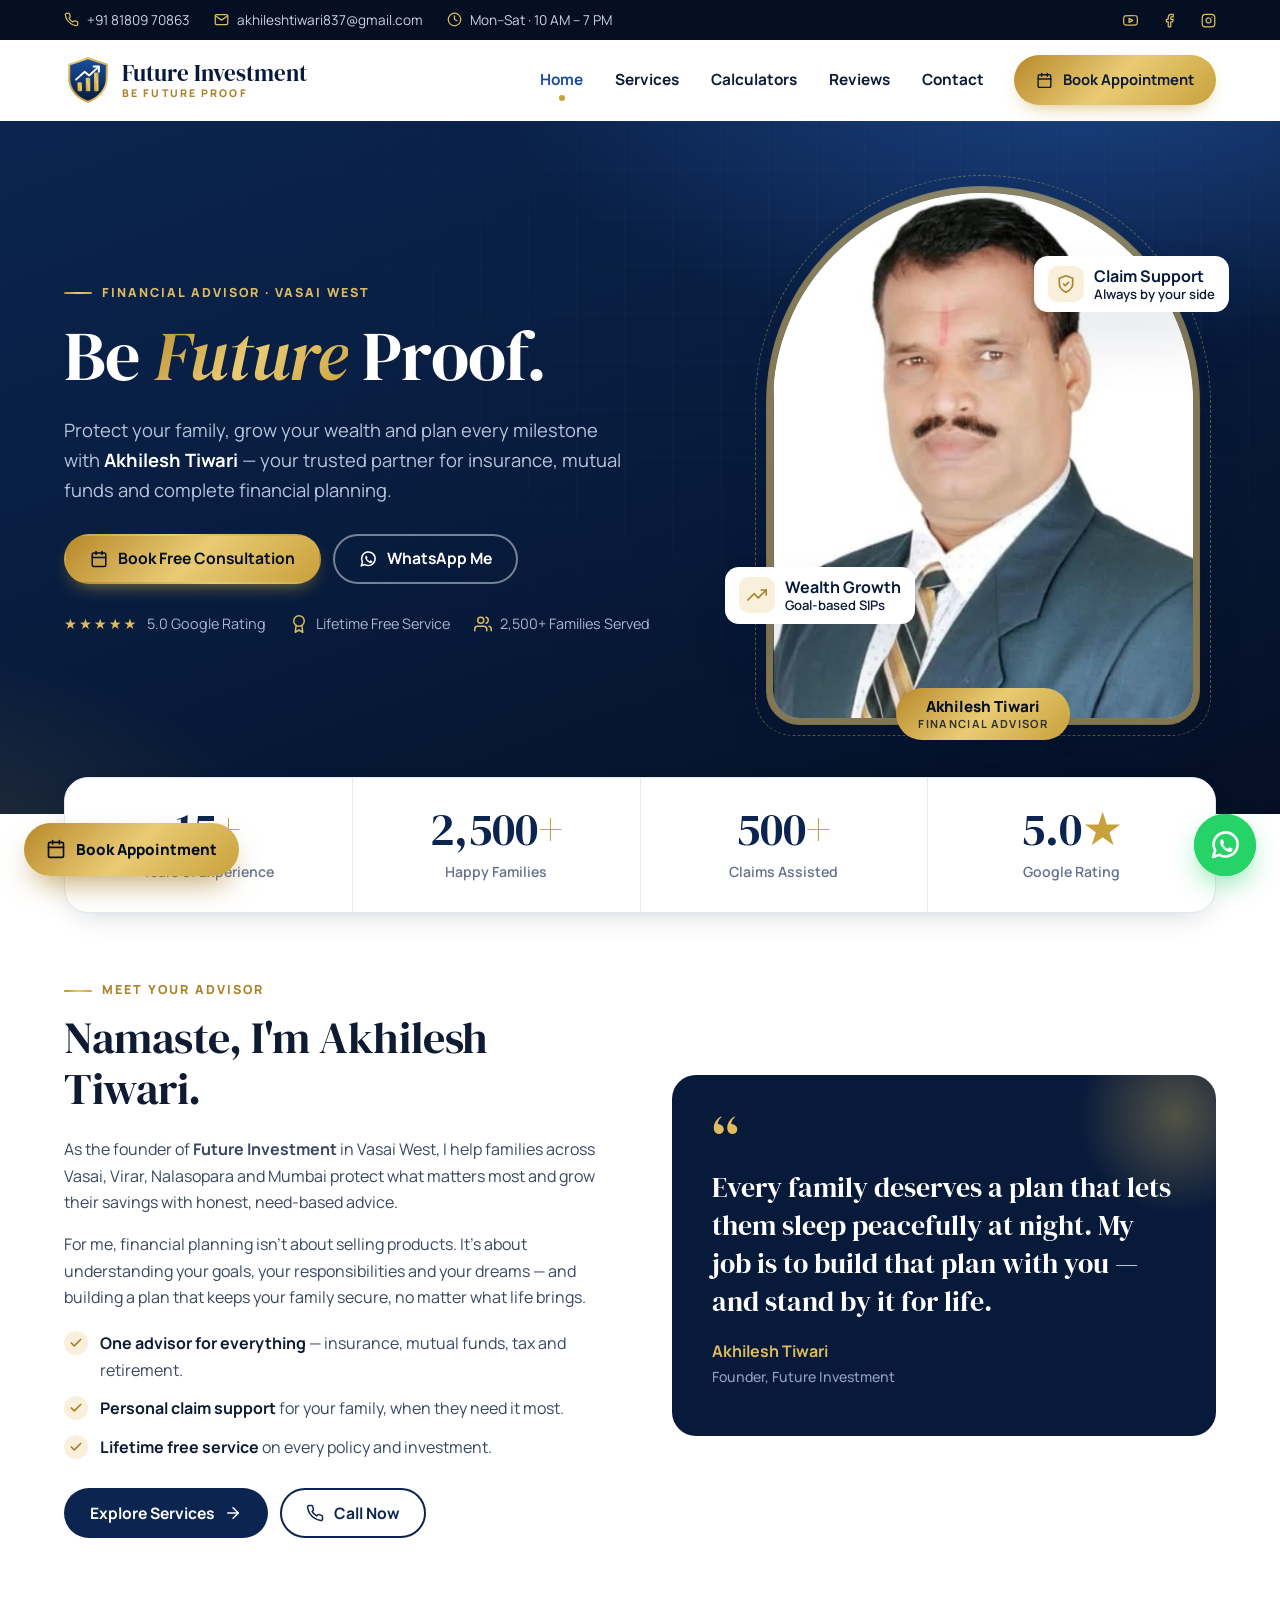
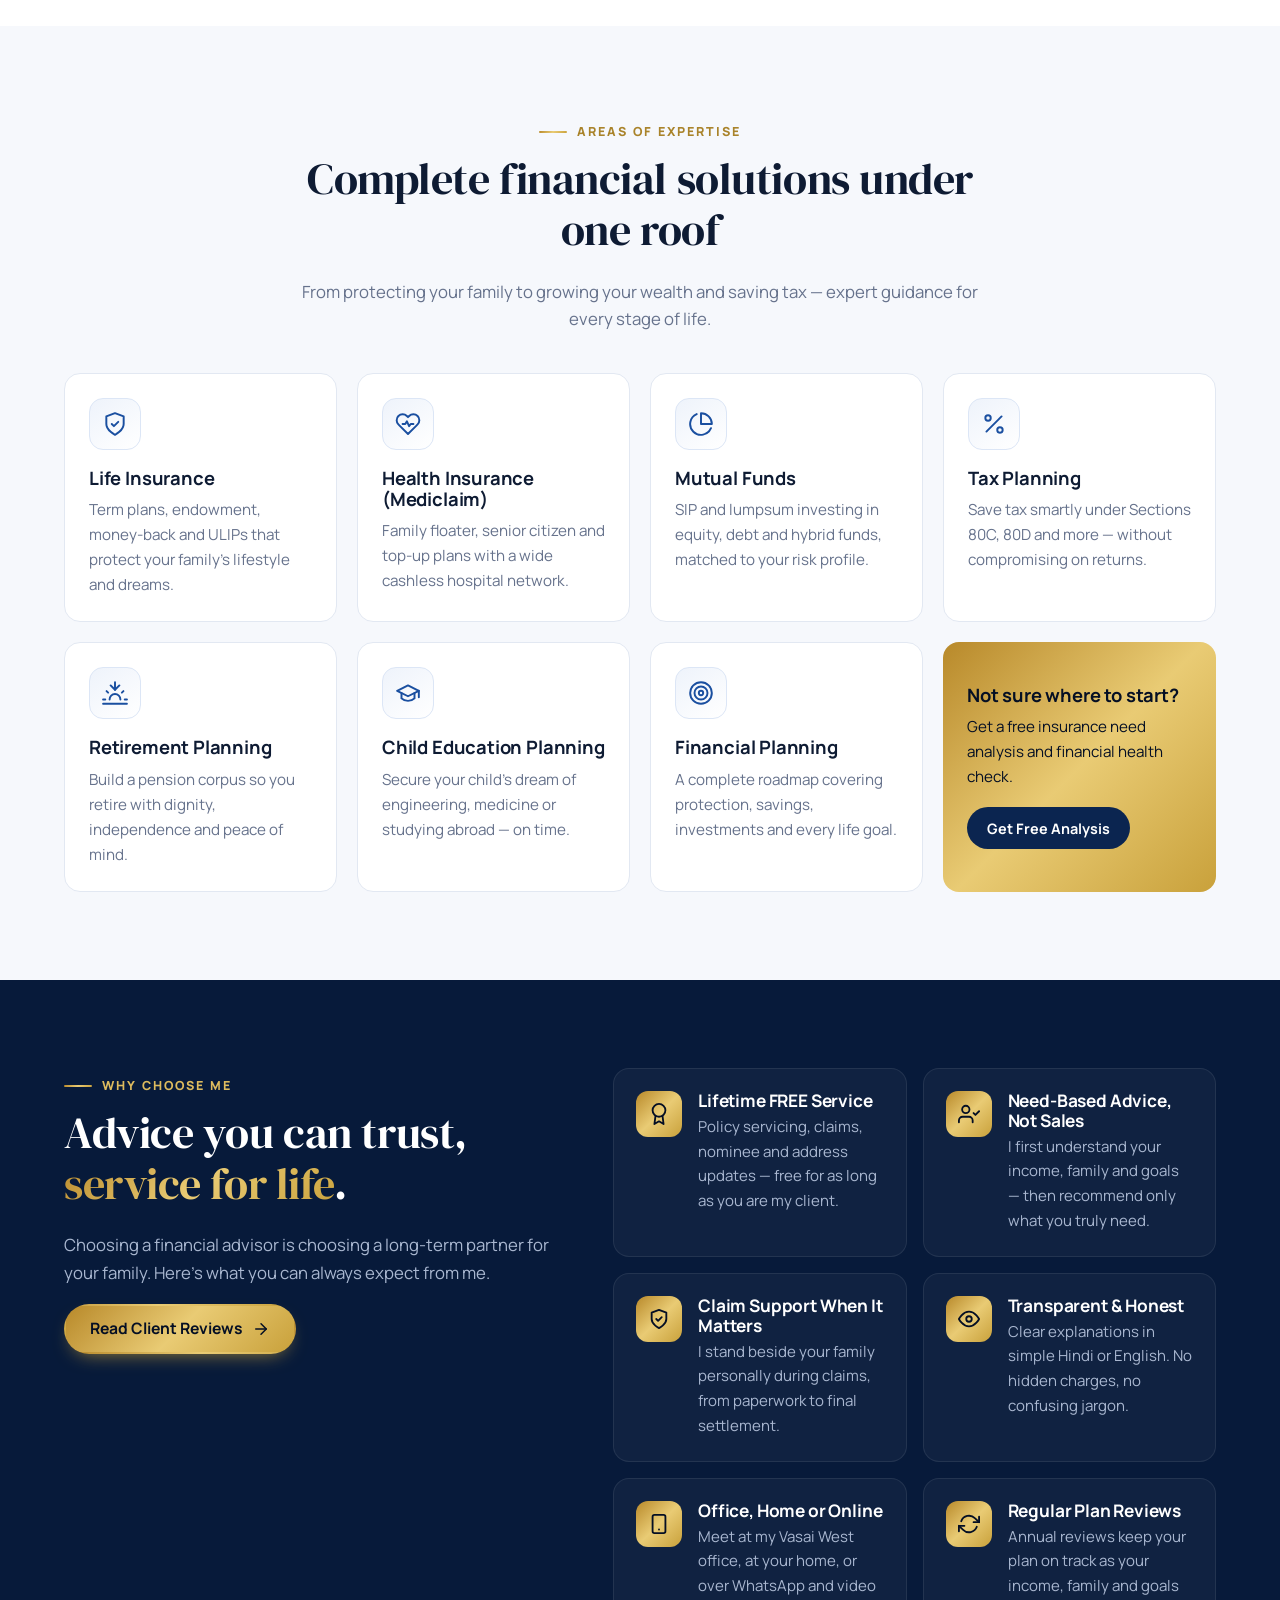
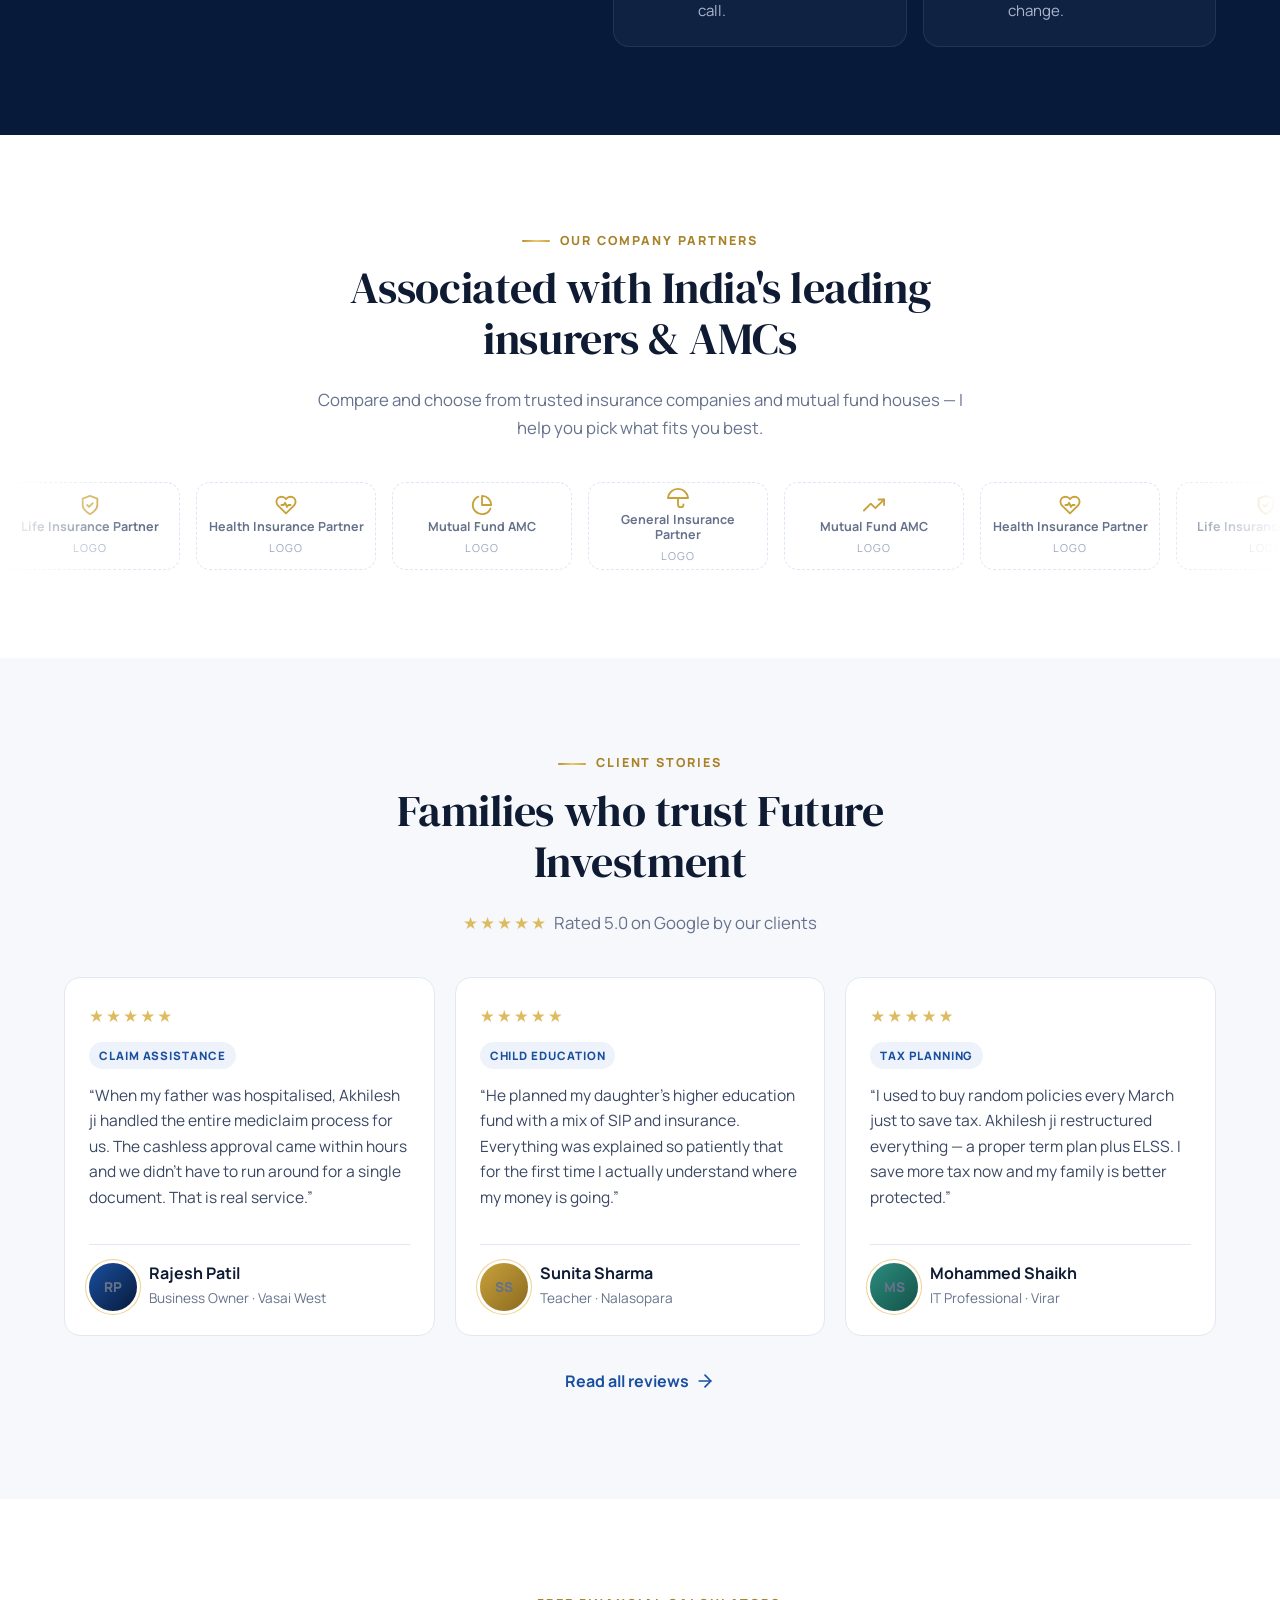
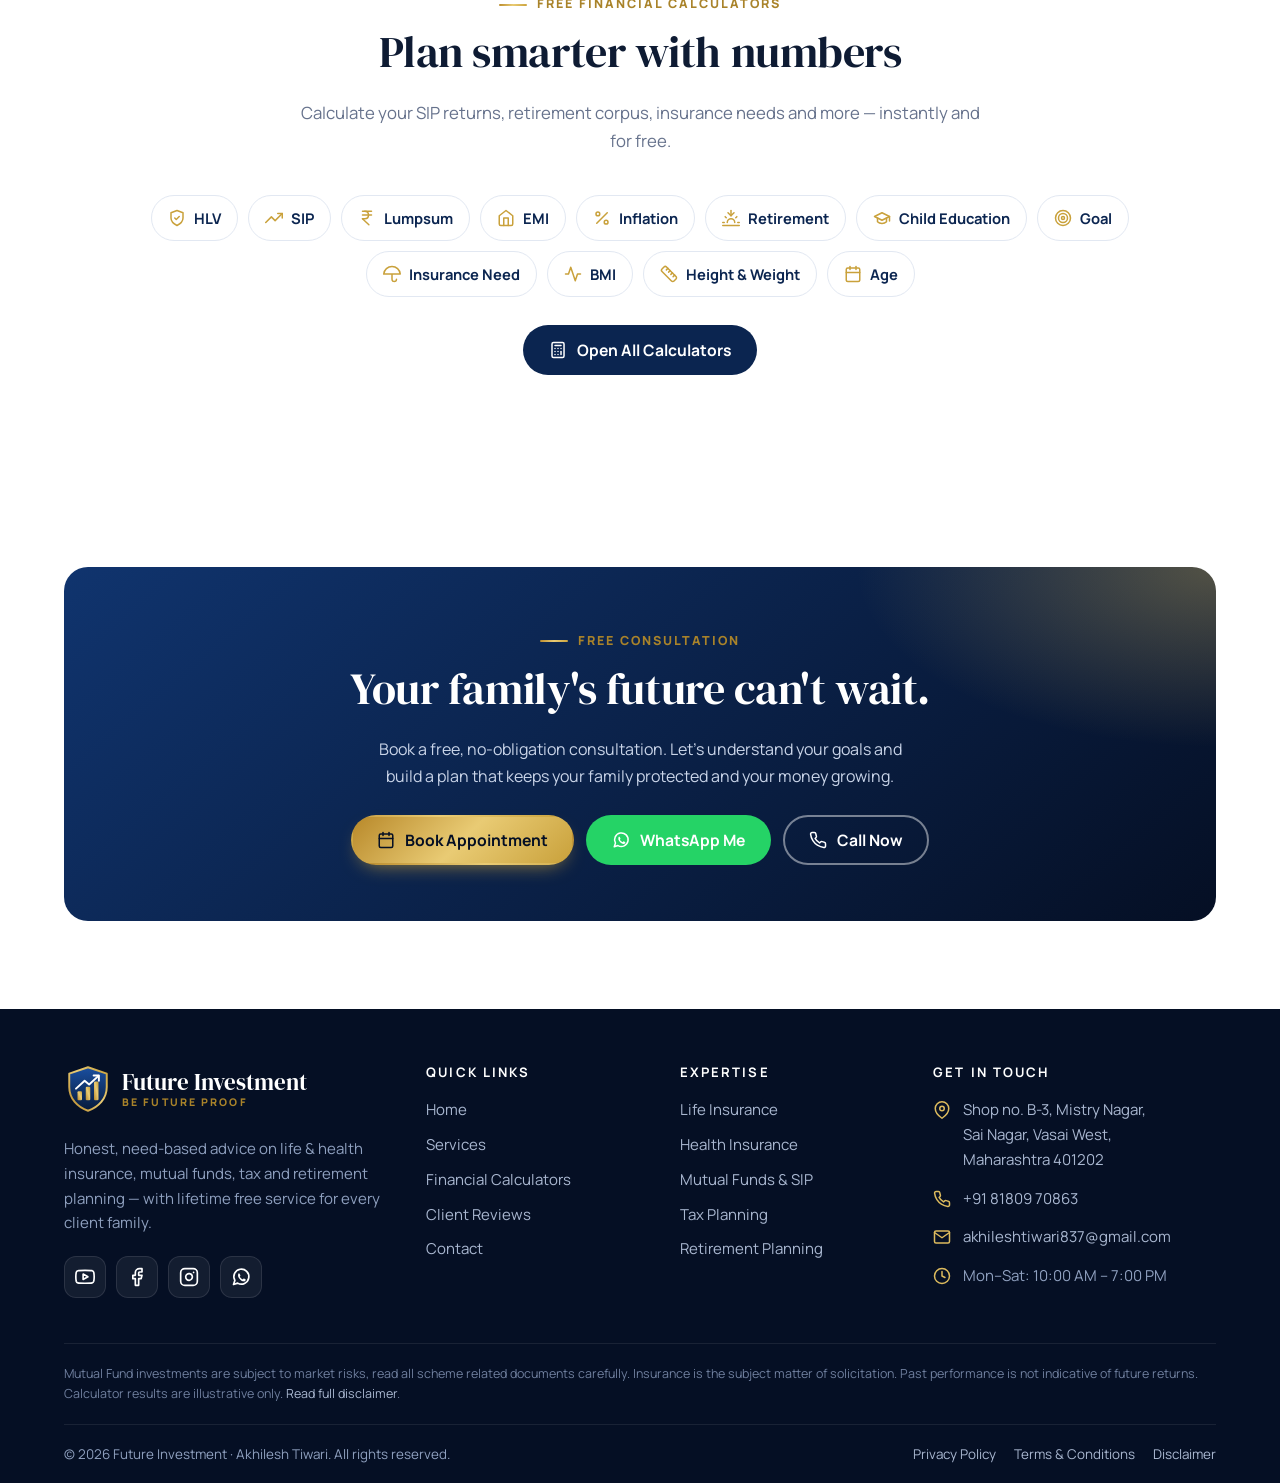
<file: index.html>
<!doctype html>
<html lang="en-IN" class="no-js">
<head>
<meta charset="utf-8">
<meta name="viewport" content="width=device-width, initial-scale=1, viewport-fit=cover">
<title>Future Investment | Akhilesh Tiwari – Financial Advisor in Vasai West</title>
<meta name="description" content="Akhilesh Tiwari, Financial Advisor in Vasai West. Life & health insurance, mutual funds, tax, retirement and child education planning with lifetime free service. Be Future Proof.">
<meta name="theme-color" content="#071A3A">
<meta property="og:type" content="website">
<meta property="og:site_name" content="Future Investment">
<meta property="og:title" content="Future Investment | Akhilesh Tiwari – Financial Advisor in Vasai West">
<meta property="og:description" content="Akhilesh Tiwari, Financial Advisor in Vasai West. Life & health insurance, mutual funds, tax, retirement and child education planning with lifetime free service. Be Future Proof.">
<meta property="og:image" content="assets/img/akhilesh-tiwari.webp">
<link rel="icon" type="image/svg+xml" href="assets/img/logo.svg">
<link rel="apple-touch-icon" href="assets/img/logo.svg">
<link rel="preconnect" href="https://fonts.googleapis.com">
<link rel="preconnect" href="https://fonts.gstatic.com" crossorigin>
<link href="https://fonts.googleapis.com/css2?family=DM+Serif+Display:ital@0;1&family=Manrope:wght@400;500;600;700;800&display=swap" rel="stylesheet">
<link rel="stylesheet" href="assets/css/style.css">
<link rel="preload" as="image" href="assets/img/akhilesh-tiwari.webp" fetchpriority="high">
<script type="application/ld+json">{"@context": "https://schema.org", "@type": "FinancialService", "name": "Future Investment", "slogan": "Be Future Proof", "founder": {"@type": "Person", "name": "Akhilesh Tiwari", "jobTitle": "Financial Advisor"}, "image": "assets/img/akhilesh-tiwari.webp", "logo": "assets/img/logo.svg", "telephone": "+918180970863", "email": "akhileshtiwari837@gmail.com", "address": {"@type": "PostalAddress", "streetAddress": "Shop no. B-3, Mistry Nagar, Sai Nagar", "addressLocality": "Vasai West", "addressRegion": "Maharashtra", "postalCode": "401202", "addressCountry": "IN"}, "openingHoursSpecification": [{"@type": "OpeningHoursSpecification", "dayOfWeek": ["Monday", "Tuesday", "Wednesday", "Thursday", "Friday", "Saturday"], "opens": "10:00", "closes": "19:00"}], "areaServed": ["Vasai", "Virar", "Nalasopara", "Mira Road", "Bhayandar", "Palghar", "Mumbai"], "sameAs": ["https://www.youtube.com/@akhileshtiwari2902", "https://www.facebook.com/people/Future-Investments-Financial-Advisor/100064087270438/", "https://www.instagram.com/akhilesh.tiwari.lic?utm_source=ig_web_button_share_sheet&stkn=ZDNlZDc0MzIxNw=="]}</script>
</head><body>
<svg width="0" height="0" style="position:absolute" aria-hidden="true" focusable="false"><defs><symbol id="i-phone" viewBox="0 0 24 24"><path d="M22 16.92v3a2 2 0 0 1-2.18 2 19.79 19.79 0 0 1-8.63-3.07 19.5 19.5 0 0 1-6-6 19.79 19.79 0 0 1-3.07-8.67A2 2 0 0 1 4.11 2h3a2 2 0 0 1 2 1.72c.13.96.36 1.9.7 2.81a2 2 0 0 1-.45 2.11L8.09 9.91a16 16 0 0 0 6 6l1.27-1.27a2 2 0 0 1 2.11-.45c.91.34 1.85.57 2.81.7A2 2 0 0 1 22 16.92z"/></symbol><symbol id="i-mail" viewBox="0 0 24 24"><path d="M4 4h16a2 2 0 0 1 2 2v12a2 2 0 0 1-2 2H4a2 2 0 0 1-2-2V6a2 2 0 0 1 2-2z"/><polyline points="22,6 12,13 2,6"/></symbol><symbol id="i-pin" viewBox="0 0 24 24"><path d="M21 10c0 7-9 13-9 13s-9-6-9-13a9 9 0 0 1 18 0z"/><circle cx="12" cy="10" r="3"/></symbol><symbol id="i-clock" viewBox="0 0 24 24"><circle cx="12" cy="12" r="10"/><polyline points="12 6 12 12 16 14"/></symbol><symbol id="i-calendar" viewBox="0 0 24 24"><rect x="3" y="4" width="18" height="18" rx="2"/><line x1="16" y1="2" x2="16" y2="6"/><line x1="8" y1="2" x2="8" y2="6"/><line x1="3" y1="10" x2="21" y2="10"/></symbol><symbol id="i-shield" viewBox="0 0 24 24"><path d="M12 22s8-4 8-10V5l-8-3-8 3v7c0 6 8 10 8 10z"/><polyline points="9 12 11 14 15 10"/></symbol><symbol id="i-heart" viewBox="0 0 24 24"><path d="M20.84 4.61a5.5 5.5 0 0 0-7.78 0L12 5.67l-1.06-1.06a5.5 5.5 0 0 0-7.78 7.78l1.06 1.06L12 21.23l7.78-7.78 1.06-1.06a5.5 5.5 0 0 0 0-7.78z"/><polyline points="7 12 9.5 12 11 9.5 13 14 14.5 12 17 12"/></symbol><symbol id="i-trending" viewBox="0 0 24 24"><polyline points="23 6 13.5 15.5 8.5 10.5 1 18"/><polyline points="17 6 23 6 23 12"/></symbol><symbol id="i-check" viewBox="0 0 24 24"><polyline points="20 6 9 17 4 12"/></symbol><symbol id="i-percent" viewBox="0 0 24 24"><line x1="19" y1="5" x2="5" y2="19"/><circle cx="6.5" cy="6.5" r="2.5"/><circle cx="17.5" cy="17.5" r="2.5"/></symbol><symbol id="i-umbrella" viewBox="0 0 24 24"><path d="M23 12a11.05 11.05 0 0 0-22 0zm-5 7a3 3 0 0 1-6 0v-7"/></symbol><symbol id="i-book" viewBox="0 0 24 24"><path d="M2 3h6a4 4 0 0 1 4 4v14a3 3 0 0 0-3-3H2z"/><path d="M22 3h-6a4 4 0 0 0-4 4v14a3 3 0 0 1 3-3h7z"/></symbol><symbol id="i-grad" viewBox="0 0 24 24"><path d="M22 10 12 5 2 10l10 5 10-5z"/><path d="M6 12v5c3 3 9 3 12 0v-5"/><path d="M22 10v6"/></symbol><symbol id="i-sunset" viewBox="0 0 24 24"><path d="M17 18a5 5 0 0 0-10 0"/><line x1="12" y1="9" x2="12" y2="2"/><line x1="4.22" y1="10.22" x2="5.64" y2="11.64"/><line x1="1" y1="18" x2="3" y2="18"/><line x1="21" y1="18" x2="23" y2="18"/><line x1="18.36" y1="11.64" x2="19.78" y2="10.22"/><line x1="23" y1="22" x2="1" y2="22"/><polyline points="16 5 12 9 8 5"/></symbol><symbol id="i-pie" viewBox="0 0 24 24"><path d="M21.21 15.89A10 10 0 1 1 8 2.83"/><path d="M22 12A10 10 0 0 0 12 2v10z"/></symbol><symbol id="i-users" viewBox="0 0 24 24"><path d="M17 21v-2a4 4 0 0 0-4-4H5a4 4 0 0 0-4 4v2"/><circle cx="9" cy="7" r="4"/><path d="M23 21v-2a4 4 0 0 0-3-3.87"/><path d="M16 3.13a4 4 0 0 1 0 7.75"/></symbol><symbol id="i-award" viewBox="0 0 24 24"><circle cx="12" cy="8" r="7"/><polyline points="8.21 13.89 7 23 12 20 17 23 15.79 13.88"/></symbol><symbol id="i-refresh" viewBox="0 0 24 24"><polyline points="23 4 23 10 17 10"/><polyline points="1 20 1 14 7 14"/><path d="M3.51 9a9 9 0 0 1 14.85-3.36L23 10M1 14l4.64 4.36A9 9 0 0 0 20.49 15"/></symbol><symbol id="i-bell" viewBox="0 0 24 24"><path d="M18 8A6 6 0 0 0 6 8c0 7-3 9-3 9h18s-3-2-3-9"/><path d="M13.73 21a2 2 0 0 1-3.46 0"/></symbol><symbol id="i-usercheck" viewBox="0 0 24 24"><path d="M16 21v-2a4 4 0 0 0-4-4H5a4 4 0 0 0-4 4v2"/><circle cx="8.5" cy="7" r="4"/><polyline points="17 11 19 13 23 9"/></symbol><symbol id="i-menu" viewBox="0 0 24 24"><line x1="3" y1="6" x2="21" y2="6"/><line x1="3" y1="12" x2="21" y2="12"/><line x1="3" y1="18" x2="21" y2="18"/></symbol><symbol id="i-close" viewBox="0 0 24 24"><line x1="18" y1="6" x2="6" y2="18"/><line x1="6" y1="6" x2="18" y2="18"/></symbol><symbol id="i-arrow" viewBox="0 0 24 24"><line x1="5" y1="12" x2="19" y2="12"/><polyline points="12 5 19 12 12 19"/></symbol><symbol id="i-plus" viewBox="0 0 24 24"><line x1="12" y1="5" x2="12" y2="19"/><line x1="5" y1="12" x2="19" y2="12"/></symbol><symbol id="i-home" viewBox="0 0 24 24"><path d="M3 9l9-7 9 7v11a2 2 0 0 1-2 2H5a2 2 0 0 1-2-2z"/><polyline points="9 22 9 12 15 12 15 22"/></symbol><symbol id="i-coins" viewBox="0 0 24 24"><path d="M6 3h12"/><path d="M6 8h12"/><path d="m6 13 8.5 8"/><path d="M6 13h3c6.67 0 6.67-10 0-10"/></symbol><symbol id="i-target" viewBox="0 0 24 24"><circle cx="12" cy="12" r="10"/><circle cx="12" cy="12" r="6"/><circle cx="12" cy="12" r="2"/></symbol><symbol id="i-activity" viewBox="0 0 24 24"><polyline points="22 12 18 12 15 21 9 3 6 12 2 12"/></symbol><symbol id="i-ruler" viewBox="0 0 24 24"><path d="M21.3 15.3a2.4 2.4 0 0 1 0 3.4l-2.6 2.6a2.4 2.4 0 0 1-3.4 0L2.7 8.7a2.41 2.41 0 0 1 0-3.4l2.6-2.6a2.41 2.41 0 0 1 3.4 0Z"/><path d="m14.5 12.5 2-2"/><path d="m11.5 9.5 2-2"/><path d="m8.5 6.5 2-2"/><path d="m17.5 15.5 2-2"/></symbol><symbol id="i-calculator" viewBox="0 0 24 24"><rect x="4" y="2" width="16" height="20" rx="2"/><line x1="8" y1="6" x2="16" y2="6"/><line x1="16" y1="14" x2="16" y2="18"/><path d="M16 10h.01M12 10h.01M8 10h.01M12 14h.01M8 14h.01M12 18h.01M8 18h.01"/></symbol><symbol id="i-eye" viewBox="0 0 24 24"><path d="M1 12s4-8 11-8 11 8 11 8-4 8-11 8-11-8-11-8z"/><circle cx="12" cy="12" r="3"/></symbol><symbol id="i-lock" viewBox="0 0 24 24"><rect x="3" y="11" width="18" height="11" rx="2"/><path d="M7 11V7a5 5 0 0 1 10 0v4"/></symbol><symbol id="i-briefcase" viewBox="0 0 24 24"><rect x="2" y="7" width="20" height="14" rx="2"/><path d="M16 21V5a2 2 0 0 0-2-2h-4a2 2 0 0 0-2 2v16"/></symbol><symbol id="i-smartphone" viewBox="0 0 24 24"><rect x="5" y="2" width="14" height="20" rx="2"/><line x1="12" y1="18" x2="12.01" y2="18"/></symbol><symbol id="i-search" viewBox="0 0 24 24"><circle cx="11" cy="11" r="8"/><line x1="21" y1="21" x2="16.65" y2="16.65"/></symbol><symbol id="i-clipboard" viewBox="0 0 24 24"><path d="M16 4h2a2 2 0 0 1 2 2v14a2 2 0 0 1-2 2H6a2 2 0 0 1-2-2V6a2 2 0 0 1 2-2h2"/><rect x="8" y="2" width="8" height="4" rx="1"/><path d="m9 14 2 2 4-4"/></symbol><symbol id="i-message" viewBox="0 0 24 24"><path d="M21 11.5a8.38 8.38 0 0 1-.9 3.8 8.5 8.5 0 0 1-7.6 4.7 8.38 8.38 0 0 1-3.8-.9L3 21l1.9-5.7a8.38 8.38 0 0 1-.9-3.8 8.5 8.5 0 0 1 4.7-7.6 8.38 8.38 0 0 1 3.8-.9h.5a8.48 8.48 0 0 1 8 8v.5z"/></symbol><symbol id="i-star" viewBox="0 0 24 24"><polygon points="12 2 15.09 8.26 22 9.27 17 14.14 18.18 21.02 12 17.77 5.82 21.02 7 14.14 2 9.27 8.91 8.26 12 2"/></symbol><symbol id="i-edit" viewBox="0 0 24 24"><path d="M12 20h9"/><path d="M16.5 3.5a2.12 2.12 0 0 1 3 3L7 19l-4 1 1-4L16.5 3.5z"/></symbol><symbol id="i-handshake" viewBox="0 0 24 24"><path d="m11 17 2 2a1 1 0 1 0 3-3"/><path d="m14 14 2.5 2.5a1 1 0 1 0 3-3l-3.88-3.88a3 3 0 0 0-4.24 0l-.88.88a1 1 0 1 1-3-3l2.81-2.81a5.79 5.79 0 0 1 7.06-.87l.47.28a2 2 0 0 0 1.42.25L21 4"/><path d="m21 3 1 11h-2"/><path d="M3 3 2 14l6.5 6.5a1 1 0 1 0 3-3"/><path d="M3 4h8"/></symbol><symbol id="i-directions" viewBox="0 0 24 24"><polygon points="3 11 22 2 13 21 11 13 3 11"/></symbol><symbol id="i-whatsapp" viewBox="0 0 24 24"><path d="M3 21l1.65-4.95A9 9 0 1 1 7.95 19.35z"/><path d="M8.6 8.4c.2-.5.5-.6.8-.6h.5c.2 0 .4 0 .6.5l.7 1.7c.1.2.1.4 0 .6l-.5.7c-.1.2-.2.3 0 .6.4.7 1 1.4 1.6 1.9.6.5 1.2.8 1.6 1 .2.1.4.1.5-.1l.7-.8c.2-.2.3-.2.6-.1l1.6.8c.2.1.4.2.4.4.1.3 0 1.1-.5 1.6-.5.5-1.4.8-2.3.6-1-.2-2.4-.8-3.7-2-1.4-1.3-2.2-2.7-2.6-3.7-.3-.9-.2-1.8 0-2.3z" fill="currentColor" stroke="none"/></symbol><symbol id="i-youtube" viewBox="0 0 24 24"><path d="M22.54 6.42a2.78 2.78 0 0 0-1.94-2C18.88 4 12 4 12 4s-6.88 0-8.6.46a2.78 2.78 0 0 0-1.94 2A29 29 0 0 0 1 11.75a29 29 0 0 0 .46 5.33A2.78 2.78 0 0 0 3.4 19c1.72.46 8.6.46 8.6.46s6.88 0 8.6-.46a2.78 2.78 0 0 0 1.94-2 29 29 0 0 0 .46-5.25 29 29 0 0 0-.46-5.33z"/><polygon points="9.75 15.02 15.5 11.75 9.75 8.48 9.75 15.02"/></symbol><symbol id="i-facebook" viewBox="0 0 24 24"><path d="M18 2h-3a5 5 0 0 0-5 5v3H7v4h3v8h4v-8h3l1-4h-4V7a1 1 0 0 1 1-1h3z"/></symbol><symbol id="i-instagram" viewBox="0 0 24 24"><rect x="2" y="2" width="20" height="20" rx="5"/><path d="M16 11.37A4 4 0 1 1 12.63 8 4 4 0 0 1 16 11.37z"/><line x1="17.5" y1="6.5" x2="17.51" y2="6.5"/></symbol></defs></svg>
<a class="skip-link" href="#main">Skip to content</a>

<div class="topbar">
  <div class="container">
    <div class="topbar-info">
      <a href="tel:+918180970863"><svg class="icon" aria-hidden="true"><use href="#i-phone"/></svg>+91 81809 70863</a>
      <a href="mailto:akhileshtiwari837@gmail.com"><svg class="icon" aria-hidden="true"><use href="#i-mail"/></svg>akhileshtiwari837@gmail.com</a>
      <a href="https://maps.app.goo.gl/KNMFymkLSyfnHJca7" target="_blank" rel="noopener"><svg class="icon" aria-hidden="true"><use href="#i-clock"/></svg>Mon–Sat · 10 AM – 7 PM</a>
    </div>
    <div class="topbar-info">
      <a href="https://www.youtube.com/@akhileshtiwari2902" target="_blank" rel="noopener" aria-label="YouTube"><svg class="icon" aria-hidden="true"><use href="#i-youtube"/></svg></a>
      <a href="https://www.facebook.com/people/Future-Investments-Financial-Advisor/100064087270438/" target="_blank" rel="noopener" aria-label="Facebook"><svg class="icon" aria-hidden="true"><use href="#i-facebook"/></svg></a>
      <a href="https://www.instagram.com/akhilesh.tiwari.lic?utm_source=ig_web_button_share_sheet&stkn=ZDNlZDc0MzIxNw==" target="_blank" rel="noopener" aria-label="Instagram"><svg class="icon" aria-hidden="true"><use href="#i-instagram"/></svg></a>
    </div>
  </div>
</div>

<header class="site-header">
  <div class="container header-inner">
    <a class="brand" href="index.html" aria-label="Future Investment — Home">
      <img src="assets/img/logo.svg" alt="" width="48" height="48">
      <span class="brand-text"><span class="brand-name">Future Investment</span><span class="brand-tag">Be Future Proof</span></span>
    </a>
    <button class="nav-toggle" type="button" aria-label="Open menu" aria-expanded="false" aria-controls="primary-nav">
      <svg class="icon icon-menu" aria-hidden="true"><use href="#i-menu"/></svg><svg class="icon icon-close" aria-hidden="true"><use href="#i-close"/></svg>
    </button>
    <nav class="primary-nav" id="primary-nav" aria-label="Main">
    <a href="index.html" aria-current="page">Home</a>
    <a href="services.html">Services</a>
    <a href="calculators.html">Calculators</a>
    <a href="reviews.html">Reviews</a>
    <a href="contact.html">Contact</a>
    <a href="contact.html" class="btn btn-gold nav-cta" data-book><svg class="icon" aria-hidden="true"><use href="#i-calendar"/></svg>Book Appointment</a>
    <div class="nav-contact-mobile">
      <a href="tel:+918180970863"><svg class="icon" aria-hidden="true"><use href="#i-phone"/></svg>+91 81809 70863</a>
      <a href="mailto:akhileshtiwari837@gmail.com"><svg class="icon" aria-hidden="true"><use href="#i-mail"/></svg>akhileshtiwari837@gmail.com</a>
      <a href="https://wa.me/918180970863?text=Hi%20Akhilesh%20ji%2C%20I%20visited%20the%20Future%20Investment%20website%20and%20would%20like%20to%20know%20more%20about%20your%20services." target="_blank" rel="noopener"><svg class="icon" aria-hidden="true"><use href="#i-whatsapp"/></svg>Chat on WhatsApp</a>
    </div>
    </nav>
  </div>
</header>
<main id="main">
<section class="hero">
  <div class="container hero-grid">
    <div class="hero-copy">
      <span class="eyebrow">Financial Advisor · Vasai West</span>
      <h1>Be <em class="gold-text">Future</em> Proof.</h1>
      <p class="hero-lead">Protect your family, grow your wealth and plan every milestone with <strong>Akhilesh Tiwari</strong> — your trusted partner for insurance, mutual funds and complete financial planning.</p>
      <div class="btn-row">
        <a href="contact.html" class="btn btn-gold" data-book><svg class="icon" aria-hidden="true"><use href="#i-calendar"/></svg>Book Free Consultation</a>
        <a href="https://wa.me/918180970863?text=Hi%20Akhilesh%20ji%2C%20I%20visited%20the%20Future%20Investment%20website%20and%20would%20like%20to%20know%20more%20about%20your%20services." class="btn btn-outline-light" target="_blank" rel="noopener"><svg class="icon" aria-hidden="true"><use href="#i-whatsapp"/></svg>WhatsApp Me</a>
      </div>
      <div class="hero-trust">
        <span><span class="stars">★★★★★</span> 5.0 Google Rating</span>
        <span><svg class="icon" aria-hidden="true"><use href="#i-award"/></svg>Lifetime Free Service</span>
        <span><svg class="icon" aria-hidden="true"><use href="#i-users"/></svg>2,500+ Families Served</span>
      </div>
    </div>
    <div class="hero-visual">
      <div class="portrait-ring" aria-hidden="true"></div>
      <div class="portrait">
        <img src="assets/img/akhilesh-tiwari.webp" alt="Akhilesh Tiwari, Financial Advisor at Future Investment" width="784" height="1182" fetchpriority="high">
      </div>
      <div class="float-card fc-2"><span class="badge-ic"><svg class="icon" aria-hidden="true"><use href="#i-shield"/></svg></span><span><strong>Claim Support</strong>Always by your side</span></div>
      <div class="float-card fc-1"><span class="badge-ic"><svg class="icon" aria-hidden="true"><use href="#i-trending"/></svg></span><span><strong>Wealth Growth</strong>Goal-based SIPs</span></div>
      <div class="name-plate">Akhilesh Tiwari<small>Financial Advisor</small></div>
    </div>
  </div>
</section>

<section class="counters">
  <div class="container" style="transform: translateY(-36px)">
    <!-- Update these numbers to match your actual track record -->
    <div class="counter-grid">
      <div class="counter"><div class="counter-value" data-count="15"><span class="num">15</span><span class="suffix">+</span></div><div class="counter-label">Years of Experience</div></div>
      <div class="counter"><div class="counter-value" data-count="2500"><span class="num">2,500</span><span class="suffix">+</span></div><div class="counter-label">Happy Families</div></div>
      <div class="counter"><div class="counter-value" data-count="500"><span class="num">500</span><span class="suffix">+</span></div><div class="counter-label">Claims Assisted</div></div>
      <div class="counter"><div class="counter-value" data-count="5" data-decimals="1"><span class="num">5.0</span><span class="suffix">★</span></div><div class="counter-label">Google Rating</div></div>
    </div>
  </div>
</section>

<section class="section" style="padding-top:24px">
  <div class="container intro-grid">
    <div class="reveal">
      <span class="eyebrow">Meet your advisor</span>
      <h2>Namaste, I'm Akhilesh Tiwari.</h2>
      <p>As the founder of <strong>Future Investment</strong> in Vasai West, I help families across Vasai, Virar, Nalasopara and Mumbai protect what matters most and grow their savings with honest, need-based advice.</p>
      <p>For me, financial planning isn't about selling products. It's about understanding your goals, your responsibilities and your dreams — and building a plan that keeps your family secure, no matter what life brings.</p>
      <ul class="check-list">
        <li><span class="tick"><svg class="icon" aria-hidden="true"><use href="#i-check"/></svg></span><span><strong>One advisor for everything</strong> — insurance, mutual funds, tax and retirement.</span></li>
        <li><span class="tick"><svg class="icon" aria-hidden="true"><use href="#i-check"/></svg></span><span><strong>Personal claim support</strong> for your family, when they need it most.</span></li>
        <li><span class="tick"><svg class="icon" aria-hidden="true"><use href="#i-check"/></svg></span><span><strong>Lifetime free service</strong> on every policy and investment.</span></li>
      </ul>
      <div class="btn-row">
        <a href="services.html" class="btn btn-navy">Explore Services <svg class="icon" aria-hidden="true"><use href="#i-arrow"/></svg></a>
        <a href="tel:+918180970863" class="btn btn-outline"><svg class="icon" aria-hidden="true"><use href="#i-phone"/></svg>Call Now</a>
      </div>
    </div>
    <div class="intro-card reveal">
      <blockquote>Every family deserves a plan that lets them sleep peacefully at night. My job is to build that plan with you — and stand by it for life.</blockquote>
      <cite>Akhilesh Tiwari<span>Founder, Future Investment</span></cite>
    </div>
  </div>
</section>

<section class="section section-soft" id="expertise">
  <div class="container">
    <div class="section-head reveal">
      <span class="eyebrow">Areas of expertise</span>
      <h2>Complete financial solutions under one roof</h2>
      <p>From protecting your family to growing your wealth and saving tax — expert guidance for every stage of life.</p>
    </div>
    <div class="grid expertise-grid">
<article class="card reveal">
  <span class="card-icon"><svg class="icon" aria-hidden="true"><use href="#i-shield"/></svg></span>
  <h3>Life Insurance</h3>
  <p>Term plans, endowment, money-back and ULIPs that protect your family's lifestyle and dreams.</p>
</article>
<article class="card reveal">
  <span class="card-icon"><svg class="icon" aria-hidden="true"><use href="#i-heart"/></svg></span>
  <h3>Health Insurance (Mediclaim)</h3>
  <p>Family floater, senior citizen and top-up plans with a wide cashless hospital network.</p>
</article>
<article class="card reveal">
  <span class="card-icon"><svg class="icon" aria-hidden="true"><use href="#i-pie"/></svg></span>
  <h3>Mutual Funds</h3>
  <p>SIP and lumpsum investing in equity, debt and hybrid funds, matched to your risk profile.</p>
</article>
<article class="card reveal">
  <span class="card-icon"><svg class="icon" aria-hidden="true"><use href="#i-percent"/></svg></span>
  <h3>Tax Planning</h3>
  <p>Save tax smartly under Sections 80C, 80D and more — without compromising on returns.</p>
</article>
<article class="card reveal">
  <span class="card-icon"><svg class="icon" aria-hidden="true"><use href="#i-sunset"/></svg></span>
  <h3>Retirement Planning</h3>
  <p>Build a pension corpus so you retire with dignity, independence and peace of mind.</p>
</article>
<article class="card reveal">
  <span class="card-icon"><svg class="icon" aria-hidden="true"><use href="#i-grad"/></svg></span>
  <h3>Child Education Planning</h3>
  <p>Secure your child's dream of engineering, medicine or studying abroad — on time.</p>
</article>
<article class="card reveal">
  <span class="card-icon"><svg class="icon" aria-hidden="true"><use href="#i-target"/></svg></span>
  <h3>Financial Planning</h3>
  <p>A complete roadmap covering protection, savings, investments and every life goal.</p>
</article>
      <article class="card card-cta reveal">
        <h3>Not sure where to start?</h3>
        <p>Get a free insurance need analysis and financial health check.</p>
        <a href="contact.html" class="btn btn-navy btn-sm" data-book="Insurance Need Analysis">Get Free Analysis</a>
      </article>
    </div>
  </div>
</section>

<section class="section section-navy">
  <div class="container why-layout">
    <div class="section-head left reveal">
      <span class="eyebrow">Why choose me</span>
      <h2>Advice you can trust, <span class="gold-text">service for life</span>.</h2>
      <p>Choosing a financial advisor is choosing a long-term partner for your family. Here's what you can always expect from me.</p>
      <a href="reviews.html" class="btn btn-gold">Read Client Reviews <svg class="icon" aria-hidden="true"><use href="#i-arrow"/></svg></a>
    </div>
    <div class="why-grid">
<div class="why-item reveal">
  <span class="num"><svg class="icon" aria-hidden="true"><use href="#i-award"/></svg></span>
  <div><h3>Lifetime FREE Service</h3><p>Policy servicing, claims, nominee and address updates — free for as long as you are my client.</p></div>
</div>
<div class="why-item reveal">
  <span class="num"><svg class="icon" aria-hidden="true"><use href="#i-usercheck"/></svg></span>
  <div><h3>Need-Based Advice, Not Sales</h3><p>I first understand your income, family and goals — then recommend only what you truly need.</p></div>
</div>
<div class="why-item reveal">
  <span class="num"><svg class="icon" aria-hidden="true"><use href="#i-shield"/></svg></span>
  <div><h3>Claim Support When It Matters</h3><p>I stand beside your family personally during claims, from paperwork to final settlement.</p></div>
</div>
<div class="why-item reveal">
  <span class="num"><svg class="icon" aria-hidden="true"><use href="#i-eye"/></svg></span>
  <div><h3>Transparent &amp; Honest</h3><p>Clear explanations in simple Hindi or English. No hidden charges, no confusing jargon.</p></div>
</div>
<div class="why-item reveal">
  <span class="num"><svg class="icon" aria-hidden="true"><use href="#i-smartphone"/></svg></span>
  <div><h3>Office, Home or Online</h3><p>Meet at my Vasai West office, at your home, or over WhatsApp and video call.</p></div>
</div>
<div class="why-item reveal">
  <span class="num"><svg class="icon" aria-hidden="true"><use href="#i-refresh"/></svg></span>
  <div><h3>Regular Plan Reviews</h3><p>Annual reviews keep your plan on track as your income, family and goals change.</p></div>
</div>
    </div>
  </div>
</section>

<section class="section">
  <div class="container">
    <div class="section-head reveal">
      <span class="eyebrow">Our company partners</span>
      <h2>Associated with India's leading insurers &amp; AMCs</h2>
      <p>Compare and choose from trusted insurance companies and mutual fund houses — I help you pick what fits you best.</p>
    </div>
  </div>
  <!-- Partner logo placeholders: replace each .partner-logo with <div class="partner-logo"><img src="assets/img/partners/name.png" alt="Company name"></div> -->
  <div class="partners-track-wrap reveal">
    <div class="partners-track"><div class="partner-logo"><svg class="icon" aria-hidden="true"><use href="#i-shield"/></svg><span>Life Insurance Partner</span><small>Logo</small></div><div class="partner-logo"><svg class="icon" aria-hidden="true"><use href="#i-heart"/></svg><span>Health Insurance Partner</span><small>Logo</small></div><div class="partner-logo"><svg class="icon" aria-hidden="true"><use href="#i-pie"/></svg><span>Mutual Fund AMC</span><small>Logo</small></div><div class="partner-logo"><svg class="icon" aria-hidden="true"><use href="#i-umbrella"/></svg><span>General Insurance Partner</span><small>Logo</small></div><div class="partner-logo"><svg class="icon" aria-hidden="true"><use href="#i-trending"/></svg><span>Mutual Fund AMC</span><small>Logo</small></div><div class="partner-logo"><svg class="icon" aria-hidden="true"><use href="#i-heart"/></svg><span>Health Insurance Partner</span><small>Logo</small></div><div class="partner-logo"><svg class="icon" aria-hidden="true"><use href="#i-shield"/></svg><span>Life Insurance Partner</span><small>Logo</small></div><div class="partner-logo"><svg class="icon" aria-hidden="true"><use href="#i-briefcase"/></svg><span>Investment Partner</span><small>Logo</small></div><div class="partner-logo" aria-hidden="true"><svg class="icon" aria-hidden="true"><use href="#i-shield"/></svg><span>Life Insurance Partner</span><small>Logo</small></div><div class="partner-logo" aria-hidden="true"><svg class="icon" aria-hidden="true"><use href="#i-heart"/></svg><span>Health Insurance Partner</span><small>Logo</small></div><div class="partner-logo" aria-hidden="true"><svg class="icon" aria-hidden="true"><use href="#i-pie"/></svg><span>Mutual Fund AMC</span><small>Logo</small></div><div class="partner-logo" aria-hidden="true"><svg class="icon" aria-hidden="true"><use href="#i-umbrella"/></svg><span>General Insurance Partner</span><small>Logo</small></div><div class="partner-logo" aria-hidden="true"><svg class="icon" aria-hidden="true"><use href="#i-trending"/></svg><span>Mutual Fund AMC</span><small>Logo</small></div><div class="partner-logo" aria-hidden="true"><svg class="icon" aria-hidden="true"><use href="#i-heart"/></svg><span>Health Insurance Partner</span><small>Logo</small></div><div class="partner-logo" aria-hidden="true"><svg class="icon" aria-hidden="true"><use href="#i-shield"/></svg><span>Life Insurance Partner</span><small>Logo</small></div><div class="partner-logo" aria-hidden="true"><svg class="icon" aria-hidden="true"><use href="#i-briefcase"/></svg><span>Investment Partner</span><small>Logo</small></div></div>
  </div>
</section>

<section class="section section-soft">
  <div class="container">
    <div class="section-head reveal">
      <span class="eyebrow">Client stories</span>
      <h2>Families who trust Future Investment</h2>
      <p><span class="stars">★★★★★</span> &nbsp;Rated 5.0 on Google by our clients</p>
    </div>
    <div class="review-grid">
<article class="review-card reveal">
  <div class="stars" aria-label="5 out of 5 stars">★★★★★</div>
  <span class="review-tag">Claim Assistance</span>
  <p>“When my father was hospitalised, Akhilesh ji handled the entire mediclaim process for us. The cashless approval came within hours and we didn't have to run around for a single document. That is real service.”</p>
  <div class="reviewer">
    <!-- Client photo placeholder: replace with <img class="avatar" src="..." alt="Rajesh Patil"> -->
    <span class="avatar " aria-hidden="true">RP</span>
    <div><strong>Rajesh Patil</strong><span>Business Owner · Vasai West</span></div>
  </div>
</article><article class="review-card reveal">
  <div class="stars" aria-label="5 out of 5 stars">★★★★★</div>
  <span class="review-tag">Child Education</span>
  <p>“He planned my daughter's higher education fund with a mix of SIP and insurance. Everything was explained so patiently that for the first time I actually understand where my money is going.”</p>
  <div class="reviewer">
    <!-- Client photo placeholder: replace with <img class="avatar" src="..." alt="Sunita Sharma"> -->
    <span class="avatar a2" aria-hidden="true">SS</span>
    <div><strong>Sunita Sharma</strong><span>Teacher · Nalasopara</span></div>
  </div>
</article><article class="review-card reveal">
  <div class="stars" aria-label="5 out of 5 stars">★★★★★</div>
  <span class="review-tag">Tax Planning</span>
  <p>“I used to buy random policies every March just to save tax. Akhilesh ji restructured everything — a proper term plan plus ELSS. I save more tax now and my family is better protected.”</p>
  <div class="reviewer">
    <!-- Client photo placeholder: replace with <img class="avatar" src="..." alt="Mohammed Shaikh"> -->
    <span class="avatar a3" aria-hidden="true">MS</span>
    <div><strong>Mohammed Shaikh</strong><span>IT Professional · Virar</span></div>
  </div>
</article>
    </div>
    <p style="text-align:center;margin-top:32px"><a class="link-arrow" href="reviews.html">Read all reviews <svg class="icon" aria-hidden="true"><use href="#i-arrow"/></svg></a></p>
  </div>
</section>

<section class="section">
  <div class="container">
    <div class="section-head reveal">
      <span class="eyebrow">Free financial calculators</span>
      <h2>Plan smarter with numbers</h2>
      <p>Calculate your SIP returns, retirement corpus, insurance needs and more — instantly and for free.</p>
    </div>
    <div class="chip-cloud reveal"><a class="chip" href="calculators.html#hlv"><svg class="icon" aria-hidden="true"><use href="#i-shield"/></svg>HLV</a><a class="chip" href="calculators.html#sip"><svg class="icon" aria-hidden="true"><use href="#i-trending"/></svg>SIP</a><a class="chip" href="calculators.html#lumpsum"><svg class="icon" aria-hidden="true"><use href="#i-coins"/></svg>Lumpsum</a><a class="chip" href="calculators.html#emi"><svg class="icon" aria-hidden="true"><use href="#i-home"/></svg>EMI</a><a class="chip" href="calculators.html#inflation"><svg class="icon" aria-hidden="true"><use href="#i-percent"/></svg>Inflation</a><a class="chip" href="calculators.html#retirement"><svg class="icon" aria-hidden="true"><use href="#i-sunset"/></svg>Retirement</a><a class="chip" href="calculators.html#child"><svg class="icon" aria-hidden="true"><use href="#i-grad"/></svg>Child Education</a><a class="chip" href="calculators.html#goal"><svg class="icon" aria-hidden="true"><use href="#i-target"/></svg>Goal</a><a class="chip" href="calculators.html#insurance"><svg class="icon" aria-hidden="true"><use href="#i-umbrella"/></svg>Insurance Need</a><a class="chip" href="calculators.html#bmi"><svg class="icon" aria-hidden="true"><use href="#i-activity"/></svg>BMI</a><a class="chip" href="calculators.html#height"><svg class="icon" aria-hidden="true"><use href="#i-ruler"/></svg>Height &amp; Weight</a><a class="chip" href="calculators.html#age"><svg class="icon" aria-hidden="true"><use href="#i-calendar"/></svg>Age</a></div>
    <p style="text-align:center"><a href="calculators.html" class="btn btn-navy"><svg class="icon" aria-hidden="true"><use href="#i-calculator"/></svg>Open All Calculators</a></p>
  </div>
</section>

<section class="section">
  <div class="container">
    <div class="cta-band reveal">
      <span class="eyebrow">Free consultation</span>
      <h2>Your family's future can't wait.</h2>
      <p>Book a free, no-obligation consultation. Let's understand your goals and build a plan that keeps your family protected and your money growing.</p>
      <div class="btn-row">
        <a href="contact.html" class="btn btn-gold" data-book><svg class="icon" aria-hidden="true"><use href="#i-calendar"/></svg>Book Appointment</a>
        <a href="https://wa.me/918180970863?text=Hi%20Akhilesh%20ji%2C%20I%20visited%20the%20Future%20Investment%20website%20and%20would%20like%20to%20know%20more%20about%20your%20services." class="btn btn-whatsapp" target="_blank" rel="noopener"><svg class="icon" aria-hidden="true"><use href="#i-whatsapp"/></svg>WhatsApp Me</a>
        <a href="tel:+918180970863" class="btn btn-outline-light"><svg class="icon" aria-hidden="true"><use href="#i-phone"/></svg>Call Now</a>
      </div>
    </div>
  </div>
</section>
</main>

<footer class="site-footer">
  <div class="container">
    <div class="footer-grid">
      <div class="footer-brand">
        <a class="brand" href="index.html">
          <img src="assets/img/logo.svg" alt="" width="48" height="48" loading="lazy">
          <span class="brand-text"><span class="brand-name">Future Investment</span><span class="brand-tag">Be Future Proof</span></span>
        </a>
        <p>Honest, need-based advice on life &amp; health insurance, mutual funds, tax and retirement planning — with lifetime free service for every client family.</p>
        <div class="socials">
  <a href="https://www.youtube.com/@akhileshtiwari2902" target="_blank" rel="noopener" aria-label="YouTube"><svg class="icon" aria-hidden="true"><use href="#i-youtube"/></svg></a>
  <a href="https://www.facebook.com/people/Future-Investments-Financial-Advisor/100064087270438/" target="_blank" rel="noopener" aria-label="Facebook"><svg class="icon" aria-hidden="true"><use href="#i-facebook"/></svg></a>
  <a href="https://www.instagram.com/akhilesh.tiwari.lic?utm_source=ig_web_button_share_sheet&stkn=ZDNlZDc0MzIxNw==" target="_blank" rel="noopener" aria-label="Instagram"><svg class="icon" aria-hidden="true"><use href="#i-instagram"/></svg></a>
  <a href="https://wa.me/918180970863?text=Hi%20Akhilesh%20ji%2C%20I%20visited%20the%20Future%20Investment%20website%20and%20would%20like%20to%20know%20more%20about%20your%20services." target="_blank" rel="noopener" aria-label="WhatsApp"><svg class="icon" aria-hidden="true"><use href="#i-whatsapp"/></svg></a>
</div>
      </div>
      <div>
        <h4>Quick Links</h4>
        <ul class="footer-links">
          <li><a href="index.html">Home</a></li>
          <li><a href="services.html">Services</a></li>
          <li><a href="calculators.html">Financial Calculators</a></li>
          <li><a href="reviews.html">Client Reviews</a></li>
          <li><a href="contact.html">Contact</a></li>
        </ul>
      </div>
      <div>
        <h4>Expertise</h4>
        <ul class="footer-links">
          <li><a href="services.html#paid">Life Insurance</a></li>
          <li><a href="services.html#paid">Health Insurance</a></li>
          <li><a href="services.html#paid">Mutual Funds &amp; SIP</a></li>
          <li><a href="services.html#paid">Tax Planning</a></li>
          <li><a href="services.html#paid">Retirement Planning</a></li>
        </ul>
      </div>
      <div>
        <h4>Get in Touch</h4>
        <ul class="footer-contact">
          <li><svg class="icon" aria-hidden="true"><use href="#i-pin"/></svg><a href="https://maps.app.goo.gl/KNMFymkLSyfnHJca7" target="_blank" rel="noopener">Shop no. B-3, Mistry Nagar,<br>Sai Nagar, Vasai West,<br>Maharashtra 401202</a></li>
          <li><svg class="icon" aria-hidden="true"><use href="#i-phone"/></svg><a href="tel:+918180970863">+91 81809 70863</a></li>
          <li><svg class="icon" aria-hidden="true"><use href="#i-mail"/></svg><a href="mailto:akhileshtiwari837@gmail.com">akhileshtiwari837@gmail.com</a></li>
          <li><svg class="icon" aria-hidden="true"><use href="#i-clock"/></svg><span>Mon–Sat: 10:00 AM – 7:00 PM</span></li>
        </ul>
      </div>
    </div>
    <div class="footer-disclaimer">
      <!-- Add your registration details here, e.g. "AMFI-registered Mutual Fund Distributor · ARN-XXXXX" / insurance agency code -->
      Mutual Fund investments are subject to market risks, read all scheme related documents carefully. Insurance is the subject matter of solicitation. Past performance is not indicative of future returns. Calculator results are illustrative only. <a href="disclaimer.html">Read full disclaimer</a>.
    </div>
    <div class="footer-bottom">
      <span>© <span data-year>2026</span> Future Investment · Akhilesh Tiwari. All rights reserved.</span>
      <nav class="legal-links" aria-label="Legal">
        <a href="privacy-policy.html">Privacy Policy</a>
        <a href="terms.html">Terms &amp; Conditions</a>
        <a href="disclaimer.html">Disclaimer</a>
      </nav>
    </div>
  </div>
</footer>

<!-- Sticky actions -->
<a class="fab-whatsapp" href="https://wa.me/918180970863?text=Hi%20Akhilesh%20ji%2C%20I%20visited%20the%20Future%20Investment%20website%20and%20would%20like%20to%20know%20more%20about%20your%20services." target="_blank" rel="noopener" aria-label="Chat on WhatsApp"><svg class="icon" aria-hidden="true"><use href="#i-whatsapp"/></svg><span class="fab-tip">Chat with Akhilesh</span></a>
<button class="fab-book" type="button" data-book><svg class="icon" aria-hidden="true"><use href="#i-calendar"/></svg>Book Appointment</button>
<nav class="mobile-bar" aria-label="Quick contact">
  <a class="mb-call" href="tel:+918180970863"><svg class="icon" aria-hidden="true"><use href="#i-phone"/></svg>Call</a>
  <a class="mb-wa" href="https://wa.me/918180970863?text=Hi%20Akhilesh%20ji%2C%20I%20visited%20the%20Future%20Investment%20website%20and%20would%20like%20to%20know%20more%20about%20your%20services." target="_blank" rel="noopener"><svg class="icon" aria-hidden="true"><use href="#i-whatsapp"/></svg>WhatsApp</a>
  <button class="mb-book" type="button" data-book><svg class="icon" aria-hidden="true"><use href="#i-calendar"/></svg>Book Appointment</button>
</nav>

<!-- Appointment modal -->
<div class="modal" id="appointment-modal" role="dialog" aria-modal="true" aria-labelledby="appt-title" aria-hidden="true">
  <div class="modal-backdrop" data-close-modal></div>
  <div class="modal-dialog">
    <div class="modal-head">
      <h2 id="appt-title">Book an Appointment</h2>
      <p>Free consultation · Office visit, phone or video call</p>
      <button class="modal-close" type="button" data-close-modal aria-label="Close"><svg class="icon" aria-hidden="true"><use href="#i-close"/></svg></button>
    </div>
    <div class="modal-body">
      <form data-lead-form data-title="New appointment request (Future Investment website)" novalidate>
        <div class="form-grid">
          <div class="form-field">
            <label for="ap-name">Full name <span class="req">*</span></label>
            <input id="ap-name" name="name" type="text" autocomplete="name" required data-label="Name" placeholder="Your name">
            <span class="form-error">Please enter your name.</span>
          </div>
          <div class="form-field">
            <label for="ap-phone">Mobile number <span class="req">*</span></label>
            <input id="ap-phone" name="phone" type="tel" inputmode="tel" autocomplete="tel" required data-label="Mobile" placeholder="10-digit mobile number">
            <span class="form-error">Please enter a valid 10-digit mobile number.</span>
          </div>
          <div class="form-field">
            <label for="ap-service">I need help with</label>
            <select id="ap-service" name="service" data-label="Service"><option>General Financial Consultation</option><option>Life Insurance</option><option>Health Insurance (Mediclaim)</option><option>Mutual Funds / SIP</option><option>Tax Planning</option><option>Retirement Planning</option><option>Child Education Planning</option><option>Financial Planning</option><option>Policy Service / Claim Assistance</option></select>
          </div>
          <div class="two-col">
            <div class="form-field">
              <label for="ap-date">Preferred date</label>
              <input id="ap-date" name="date" type="date" data-min-today data-label="Preferred date">
            </div>
            <div class="form-field">
              <label for="ap-time">Preferred time</label>
              <select id="ap-time" name="time" data-label="Preferred time">
                <option>Morning (10–12)</option>
                <option>Afternoon (12–3)</option>
                <option>Evening (3–7)</option>
              </select>
            </div>
          </div>
          <div class="form-field">
            <label for="ap-mode">Meeting mode</label>
            <select id="ap-mode" name="mode" data-label="Meeting mode">
              <option>Office visit (Vasai West)</option>
              <option>Phone call</option>
              <option>Video call</option>
              <option>Home visit</option>
            </select>
          </div>
          <label class="consent form-field"><input type="checkbox" required> <span>I agree to be contacted by Future Investment on call/WhatsApp regarding my enquiry.</span></label>
          <div class="form-actions">
            <button class="btn btn-gold btn-block" type="submit" data-via="whatsapp"><svg class="icon" aria-hidden="true"><use href="#i-whatsapp"/></svg>Confirm on WhatsApp</button>
            <button class="btn btn-outline btn-block" type="submit" data-via="email"><svg class="icon" aria-hidden="true"><use href="#i-mail"/></svg>Send by Email instead</button>
          </div>
          <p class="form-success" role="status">Thank you! Your request is ready in WhatsApp/Email — just press send and Akhilesh will confirm your slot.</p>
        </div>
      </form>
    </div>
  </div>
</div>

<script src="assets/js/main.js" defer></script>

</body>
</html>
</file>
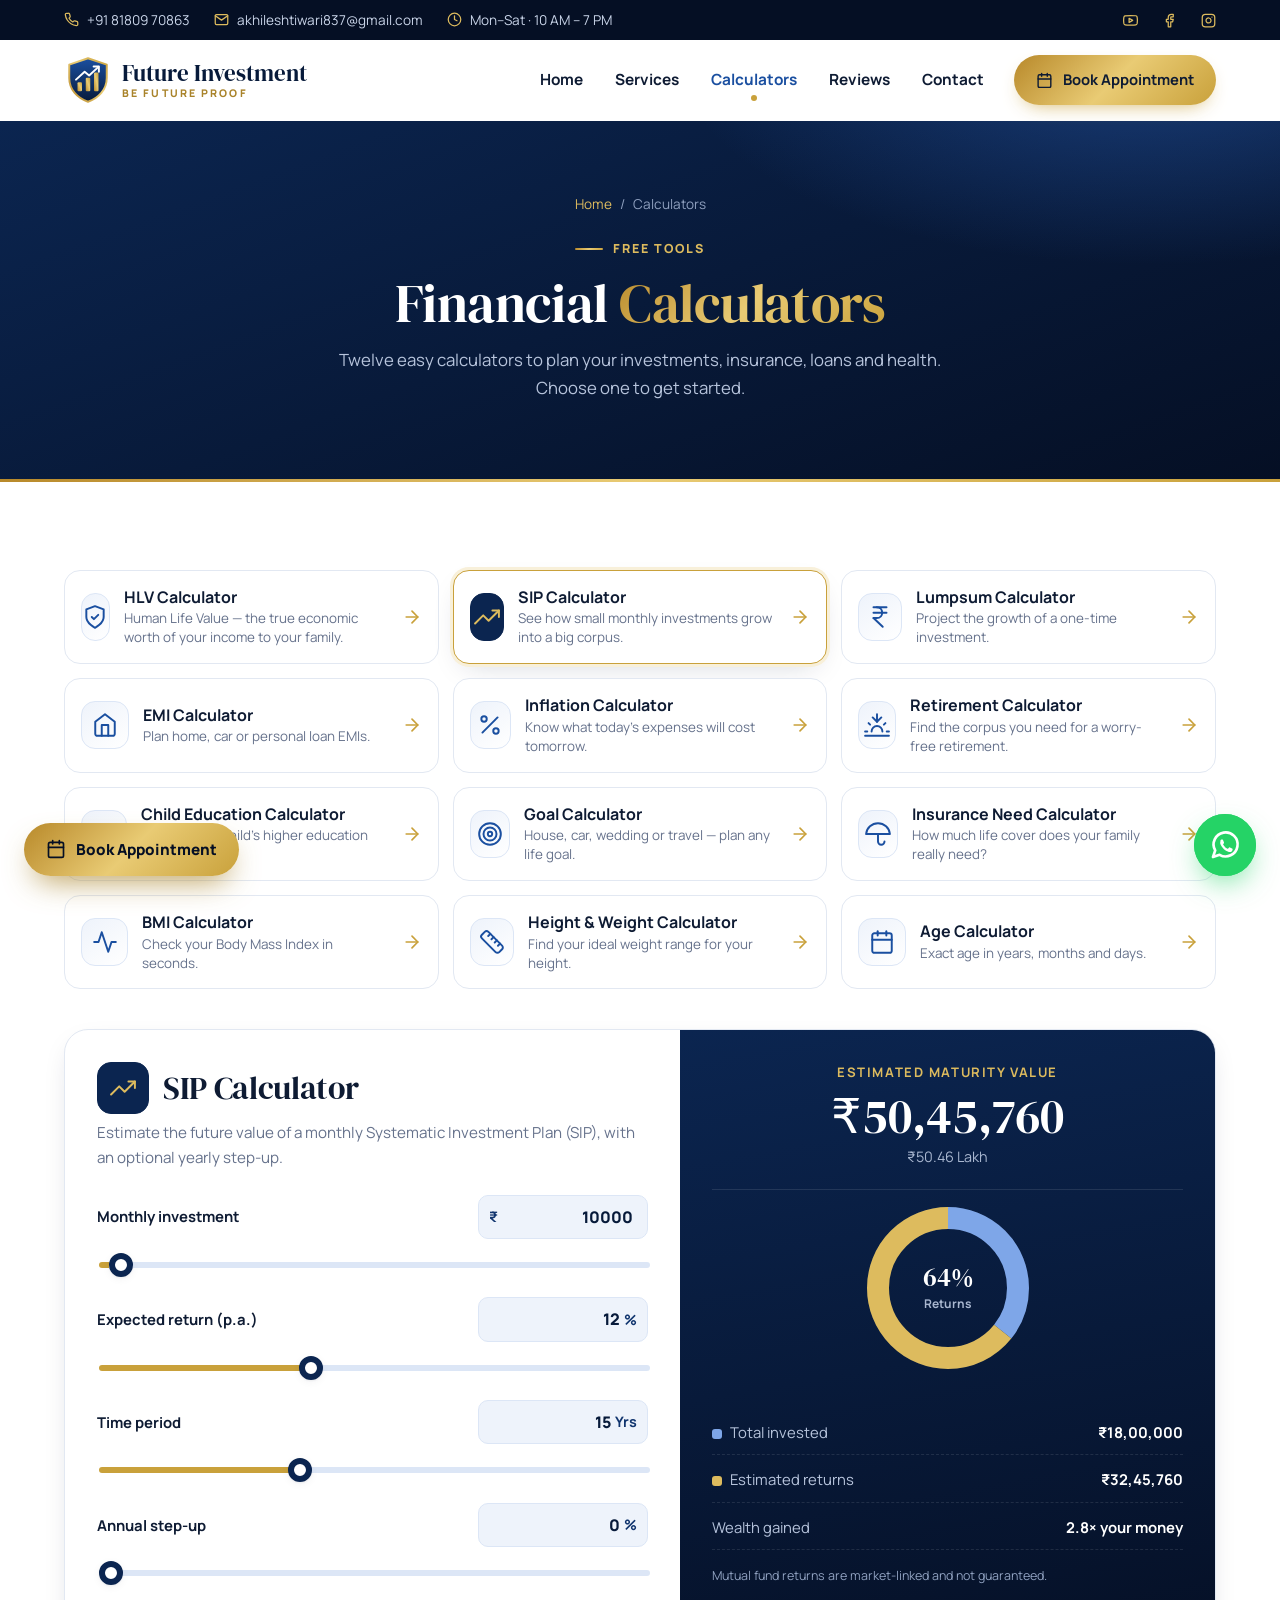
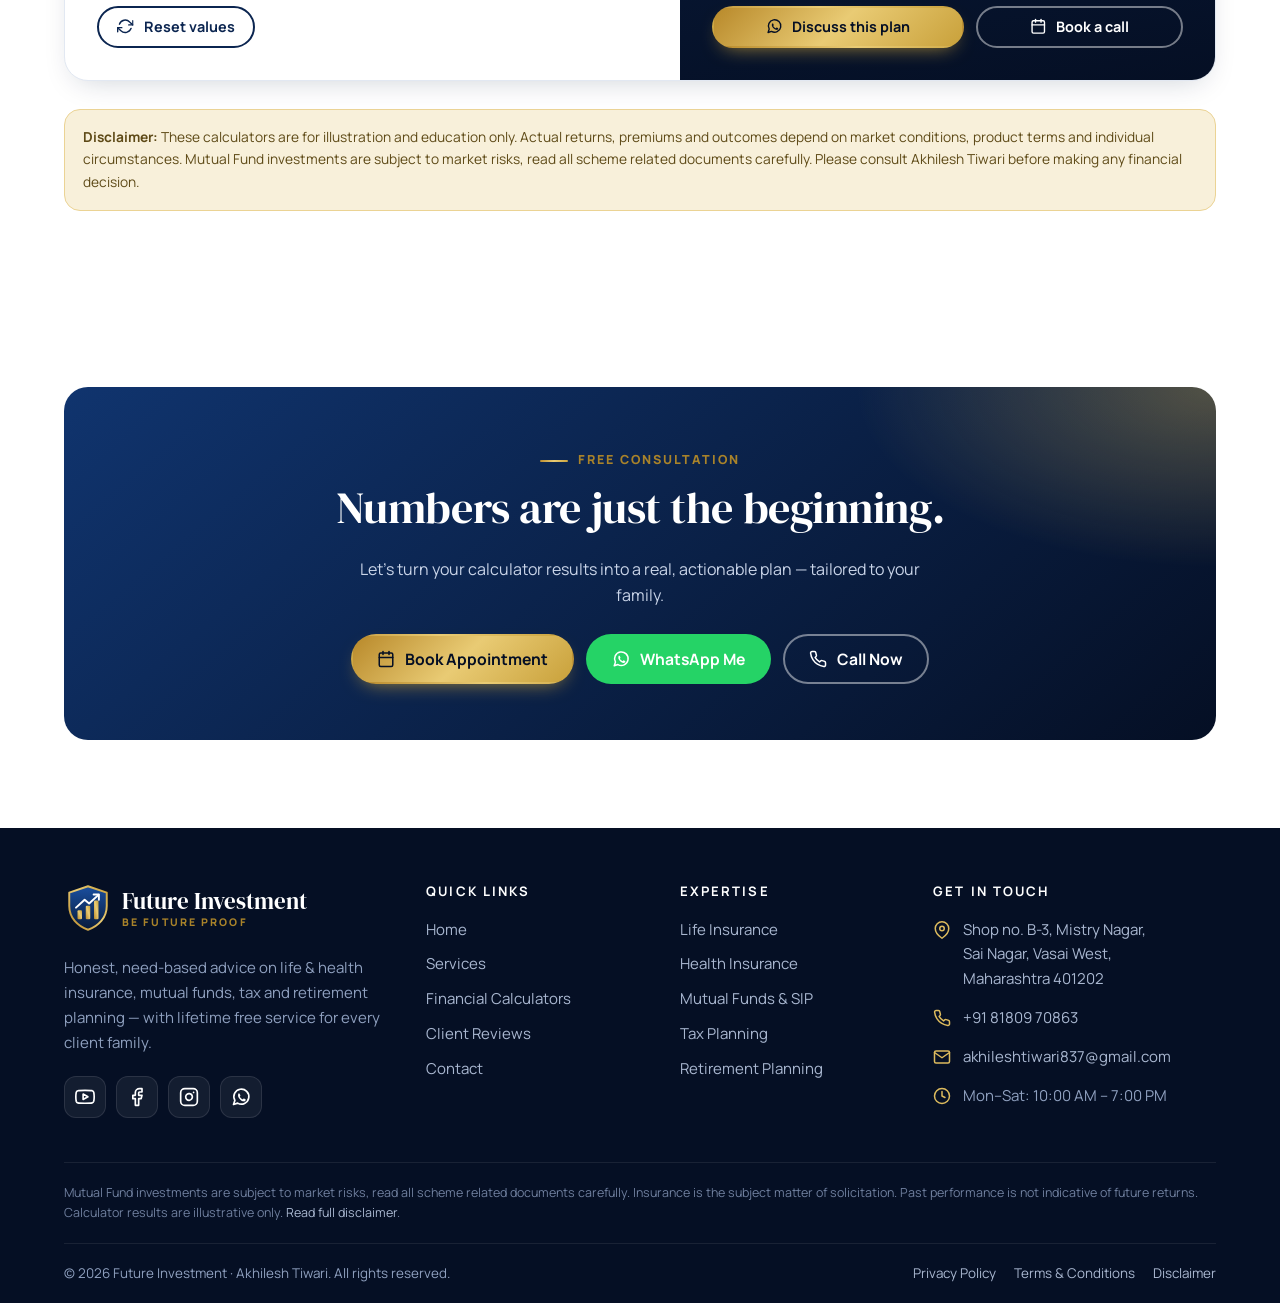
<file: calculators.html>
<!doctype html>
<html lang="en-IN" class="no-js">
<head>
<meta charset="utf-8">
<meta name="viewport" content="width=device-width, initial-scale=1, viewport-fit=cover">
<title>Financial Calculators | SIP, EMI, HLV, Retirement & More – Future Investment</title>
<meta name="description" content="Free financial calculators: HLV, SIP, Lumpsum, EMI, Inflation, Retirement, Child Education, Goal, Insurance Need, BMI, Height & Weight and Age calculators.">
<meta name="theme-color" content="#071A3A">
<meta property="og:type" content="website">
<meta property="og:site_name" content="Future Investment">
<meta property="og:title" content="Financial Calculators | SIP, EMI, HLV, Retirement & More – Future Investment">
<meta property="og:description" content="Free financial calculators: HLV, SIP, Lumpsum, EMI, Inflation, Retirement, Child Education, Goal, Insurance Need, BMI, Height & Weight and Age calculators.">
<meta property="og:image" content="assets/img/akhilesh-tiwari.webp">
<link rel="icon" type="image/svg+xml" href="assets/img/logo.svg">
<link rel="apple-touch-icon" href="assets/img/logo.svg">
<link rel="preconnect" href="https://fonts.googleapis.com">
<link rel="preconnect" href="https://fonts.gstatic.com" crossorigin>
<link href="https://fonts.googleapis.com/css2?family=DM+Serif+Display:ital@0;1&family=Manrope:wght@400;500;600;700;800&display=swap" rel="stylesheet">
<link rel="stylesheet" href="assets/css/style.css">


</head><body>
<svg width="0" height="0" style="position:absolute" aria-hidden="true" focusable="false"><defs><symbol id="i-phone" viewBox="0 0 24 24"><path d="M22 16.92v3a2 2 0 0 1-2.18 2 19.79 19.79 0 0 1-8.63-3.07 19.5 19.5 0 0 1-6-6 19.79 19.79 0 0 1-3.07-8.67A2 2 0 0 1 4.11 2h3a2 2 0 0 1 2 1.72c.13.96.36 1.9.7 2.81a2 2 0 0 1-.45 2.11L8.09 9.91a16 16 0 0 0 6 6l1.27-1.27a2 2 0 0 1 2.11-.45c.91.34 1.85.57 2.81.7A2 2 0 0 1 22 16.92z"/></symbol><symbol id="i-mail" viewBox="0 0 24 24"><path d="M4 4h16a2 2 0 0 1 2 2v12a2 2 0 0 1-2 2H4a2 2 0 0 1-2-2V6a2 2 0 0 1 2-2z"/><polyline points="22,6 12,13 2,6"/></symbol><symbol id="i-pin" viewBox="0 0 24 24"><path d="M21 10c0 7-9 13-9 13s-9-6-9-13a9 9 0 0 1 18 0z"/><circle cx="12" cy="10" r="3"/></symbol><symbol id="i-clock" viewBox="0 0 24 24"><circle cx="12" cy="12" r="10"/><polyline points="12 6 12 12 16 14"/></symbol><symbol id="i-calendar" viewBox="0 0 24 24"><rect x="3" y="4" width="18" height="18" rx="2"/><line x1="16" y1="2" x2="16" y2="6"/><line x1="8" y1="2" x2="8" y2="6"/><line x1="3" y1="10" x2="21" y2="10"/></symbol><symbol id="i-shield" viewBox="0 0 24 24"><path d="M12 22s8-4 8-10V5l-8-3-8 3v7c0 6 8 10 8 10z"/><polyline points="9 12 11 14 15 10"/></symbol><symbol id="i-heart" viewBox="0 0 24 24"><path d="M20.84 4.61a5.5 5.5 0 0 0-7.78 0L12 5.67l-1.06-1.06a5.5 5.5 0 0 0-7.78 7.78l1.06 1.06L12 21.23l7.78-7.78 1.06-1.06a5.5 5.5 0 0 0 0-7.78z"/><polyline points="7 12 9.5 12 11 9.5 13 14 14.5 12 17 12"/></symbol><symbol id="i-trending" viewBox="0 0 24 24"><polyline points="23 6 13.5 15.5 8.5 10.5 1 18"/><polyline points="17 6 23 6 23 12"/></symbol><symbol id="i-check" viewBox="0 0 24 24"><polyline points="20 6 9 17 4 12"/></symbol><symbol id="i-percent" viewBox="0 0 24 24"><line x1="19" y1="5" x2="5" y2="19"/><circle cx="6.5" cy="6.5" r="2.5"/><circle cx="17.5" cy="17.5" r="2.5"/></symbol><symbol id="i-umbrella" viewBox="0 0 24 24"><path d="M23 12a11.05 11.05 0 0 0-22 0zm-5 7a3 3 0 0 1-6 0v-7"/></symbol><symbol id="i-book" viewBox="0 0 24 24"><path d="M2 3h6a4 4 0 0 1 4 4v14a3 3 0 0 0-3-3H2z"/><path d="M22 3h-6a4 4 0 0 0-4 4v14a3 3 0 0 1 3-3h7z"/></symbol><symbol id="i-grad" viewBox="0 0 24 24"><path d="M22 10 12 5 2 10l10 5 10-5z"/><path d="M6 12v5c3 3 9 3 12 0v-5"/><path d="M22 10v6"/></symbol><symbol id="i-sunset" viewBox="0 0 24 24"><path d="M17 18a5 5 0 0 0-10 0"/><line x1="12" y1="9" x2="12" y2="2"/><line x1="4.22" y1="10.22" x2="5.64" y2="11.64"/><line x1="1" y1="18" x2="3" y2="18"/><line x1="21" y1="18" x2="23" y2="18"/><line x1="18.36" y1="11.64" x2="19.78" y2="10.22"/><line x1="23" y1="22" x2="1" y2="22"/><polyline points="16 5 12 9 8 5"/></symbol><symbol id="i-pie" viewBox="0 0 24 24"><path d="M21.21 15.89A10 10 0 1 1 8 2.83"/><path d="M22 12A10 10 0 0 0 12 2v10z"/></symbol><symbol id="i-users" viewBox="0 0 24 24"><path d="M17 21v-2a4 4 0 0 0-4-4H5a4 4 0 0 0-4 4v2"/><circle cx="9" cy="7" r="4"/><path d="M23 21v-2a4 4 0 0 0-3-3.87"/><path d="M16 3.13a4 4 0 0 1 0 7.75"/></symbol><symbol id="i-award" viewBox="0 0 24 24"><circle cx="12" cy="8" r="7"/><polyline points="8.21 13.89 7 23 12 20 17 23 15.79 13.88"/></symbol><symbol id="i-refresh" viewBox="0 0 24 24"><polyline points="23 4 23 10 17 10"/><polyline points="1 20 1 14 7 14"/><path d="M3.51 9a9 9 0 0 1 14.85-3.36L23 10M1 14l4.64 4.36A9 9 0 0 0 20.49 15"/></symbol><symbol id="i-bell" viewBox="0 0 24 24"><path d="M18 8A6 6 0 0 0 6 8c0 7-3 9-3 9h18s-3-2-3-9"/><path d="M13.73 21a2 2 0 0 1-3.46 0"/></symbol><symbol id="i-usercheck" viewBox="0 0 24 24"><path d="M16 21v-2a4 4 0 0 0-4-4H5a4 4 0 0 0-4 4v2"/><circle cx="8.5" cy="7" r="4"/><polyline points="17 11 19 13 23 9"/></symbol><symbol id="i-menu" viewBox="0 0 24 24"><line x1="3" y1="6" x2="21" y2="6"/><line x1="3" y1="12" x2="21" y2="12"/><line x1="3" y1="18" x2="21" y2="18"/></symbol><symbol id="i-close" viewBox="0 0 24 24"><line x1="18" y1="6" x2="6" y2="18"/><line x1="6" y1="6" x2="18" y2="18"/></symbol><symbol id="i-arrow" viewBox="0 0 24 24"><line x1="5" y1="12" x2="19" y2="12"/><polyline points="12 5 19 12 12 19"/></symbol><symbol id="i-plus" viewBox="0 0 24 24"><line x1="12" y1="5" x2="12" y2="19"/><line x1="5" y1="12" x2="19" y2="12"/></symbol><symbol id="i-home" viewBox="0 0 24 24"><path d="M3 9l9-7 9 7v11a2 2 0 0 1-2 2H5a2 2 0 0 1-2-2z"/><polyline points="9 22 9 12 15 12 15 22"/></symbol><symbol id="i-coins" viewBox="0 0 24 24"><path d="M6 3h12"/><path d="M6 8h12"/><path d="m6 13 8.5 8"/><path d="M6 13h3c6.67 0 6.67-10 0-10"/></symbol><symbol id="i-target" viewBox="0 0 24 24"><circle cx="12" cy="12" r="10"/><circle cx="12" cy="12" r="6"/><circle cx="12" cy="12" r="2"/></symbol><symbol id="i-activity" viewBox="0 0 24 24"><polyline points="22 12 18 12 15 21 9 3 6 12 2 12"/></symbol><symbol id="i-ruler" viewBox="0 0 24 24"><path d="M21.3 15.3a2.4 2.4 0 0 1 0 3.4l-2.6 2.6a2.4 2.4 0 0 1-3.4 0L2.7 8.7a2.41 2.41 0 0 1 0-3.4l2.6-2.6a2.41 2.41 0 0 1 3.4 0Z"/><path d="m14.5 12.5 2-2"/><path d="m11.5 9.5 2-2"/><path d="m8.5 6.5 2-2"/><path d="m17.5 15.5 2-2"/></symbol><symbol id="i-calculator" viewBox="0 0 24 24"><rect x="4" y="2" width="16" height="20" rx="2"/><line x1="8" y1="6" x2="16" y2="6"/><line x1="16" y1="14" x2="16" y2="18"/><path d="M16 10h.01M12 10h.01M8 10h.01M12 14h.01M8 14h.01M12 18h.01M8 18h.01"/></symbol><symbol id="i-eye" viewBox="0 0 24 24"><path d="M1 12s4-8 11-8 11 8 11 8-4 8-11 8-11-8-11-8z"/><circle cx="12" cy="12" r="3"/></symbol><symbol id="i-lock" viewBox="0 0 24 24"><rect x="3" y="11" width="18" height="11" rx="2"/><path d="M7 11V7a5 5 0 0 1 10 0v4"/></symbol><symbol id="i-briefcase" viewBox="0 0 24 24"><rect x="2" y="7" width="20" height="14" rx="2"/><path d="M16 21V5a2 2 0 0 0-2-2h-4a2 2 0 0 0-2 2v16"/></symbol><symbol id="i-smartphone" viewBox="0 0 24 24"><rect x="5" y="2" width="14" height="20" rx="2"/><line x1="12" y1="18" x2="12.01" y2="18"/></symbol><symbol id="i-search" viewBox="0 0 24 24"><circle cx="11" cy="11" r="8"/><line x1="21" y1="21" x2="16.65" y2="16.65"/></symbol><symbol id="i-clipboard" viewBox="0 0 24 24"><path d="M16 4h2a2 2 0 0 1 2 2v14a2 2 0 0 1-2 2H6a2 2 0 0 1-2-2V6a2 2 0 0 1 2-2h2"/><rect x="8" y="2" width="8" height="4" rx="1"/><path d="m9 14 2 2 4-4"/></symbol><symbol id="i-message" viewBox="0 0 24 24"><path d="M21 11.5a8.38 8.38 0 0 1-.9 3.8 8.5 8.5 0 0 1-7.6 4.7 8.38 8.38 0 0 1-3.8-.9L3 21l1.9-5.7a8.38 8.38 0 0 1-.9-3.8 8.5 8.5 0 0 1 4.7-7.6 8.38 8.38 0 0 1 3.8-.9h.5a8.48 8.48 0 0 1 8 8v.5z"/></symbol><symbol id="i-star" viewBox="0 0 24 24"><polygon points="12 2 15.09 8.26 22 9.27 17 14.14 18.18 21.02 12 17.77 5.82 21.02 7 14.14 2 9.27 8.91 8.26 12 2"/></symbol><symbol id="i-edit" viewBox="0 0 24 24"><path d="M12 20h9"/><path d="M16.5 3.5a2.12 2.12 0 0 1 3 3L7 19l-4 1 1-4L16.5 3.5z"/></symbol><symbol id="i-handshake" viewBox="0 0 24 24"><path d="m11 17 2 2a1 1 0 1 0 3-3"/><path d="m14 14 2.5 2.5a1 1 0 1 0 3-3l-3.88-3.88a3 3 0 0 0-4.24 0l-.88.88a1 1 0 1 1-3-3l2.81-2.81a5.79 5.79 0 0 1 7.06-.87l.47.28a2 2 0 0 0 1.42.25L21 4"/><path d="m21 3 1 11h-2"/><path d="M3 3 2 14l6.5 6.5a1 1 0 1 0 3-3"/><path d="M3 4h8"/></symbol><symbol id="i-directions" viewBox="0 0 24 24"><polygon points="3 11 22 2 13 21 11 13 3 11"/></symbol><symbol id="i-whatsapp" viewBox="0 0 24 24"><path d="M3 21l1.65-4.95A9 9 0 1 1 7.95 19.35z"/><path d="M8.6 8.4c.2-.5.5-.6.8-.6h.5c.2 0 .4 0 .6.5l.7 1.7c.1.2.1.4 0 .6l-.5.7c-.1.2-.2.3 0 .6.4.7 1 1.4 1.6 1.9.6.5 1.2.8 1.6 1 .2.1.4.1.5-.1l.7-.8c.2-.2.3-.2.6-.1l1.6.8c.2.1.4.2.4.4.1.3 0 1.1-.5 1.6-.5.5-1.4.8-2.3.6-1-.2-2.4-.8-3.7-2-1.4-1.3-2.2-2.7-2.6-3.7-.3-.9-.2-1.8 0-2.3z" fill="currentColor" stroke="none"/></symbol><symbol id="i-youtube" viewBox="0 0 24 24"><path d="M22.54 6.42a2.78 2.78 0 0 0-1.94-2C18.88 4 12 4 12 4s-6.88 0-8.6.46a2.78 2.78 0 0 0-1.94 2A29 29 0 0 0 1 11.75a29 29 0 0 0 .46 5.33A2.78 2.78 0 0 0 3.4 19c1.72.46 8.6.46 8.6.46s6.88 0 8.6-.46a2.78 2.78 0 0 0 1.94-2 29 29 0 0 0 .46-5.25 29 29 0 0 0-.46-5.33z"/><polygon points="9.75 15.02 15.5 11.75 9.75 8.48 9.75 15.02"/></symbol><symbol id="i-facebook" viewBox="0 0 24 24"><path d="M18 2h-3a5 5 0 0 0-5 5v3H7v4h3v8h4v-8h3l1-4h-4V7a1 1 0 0 1 1-1h3z"/></symbol><symbol id="i-instagram" viewBox="0 0 24 24"><rect x="2" y="2" width="20" height="20" rx="5"/><path d="M16 11.37A4 4 0 1 1 12.63 8 4 4 0 0 1 16 11.37z"/><line x1="17.5" y1="6.5" x2="17.51" y2="6.5"/></symbol></defs></svg>
<a class="skip-link" href="#main">Skip to content</a>

<div class="topbar">
  <div class="container">
    <div class="topbar-info">
      <a href="tel:+918180970863"><svg class="icon" aria-hidden="true"><use href="#i-phone"/></svg>+91 81809 70863</a>
      <a href="mailto:akhileshtiwari837@gmail.com"><svg class="icon" aria-hidden="true"><use href="#i-mail"/></svg>akhileshtiwari837@gmail.com</a>
      <a href="https://maps.app.goo.gl/KNMFymkLSyfnHJca7" target="_blank" rel="noopener"><svg class="icon" aria-hidden="true"><use href="#i-clock"/></svg>Mon–Sat · 10 AM – 7 PM</a>
    </div>
    <div class="topbar-info">
      <a href="https://www.youtube.com/@akhileshtiwari2902" target="_blank" rel="noopener" aria-label="YouTube"><svg class="icon" aria-hidden="true"><use href="#i-youtube"/></svg></a>
      <a href="https://www.facebook.com/people/Future-Investments-Financial-Advisor/100064087270438/" target="_blank" rel="noopener" aria-label="Facebook"><svg class="icon" aria-hidden="true"><use href="#i-facebook"/></svg></a>
      <a href="https://www.instagram.com/akhilesh.tiwari.lic?utm_source=ig_web_button_share_sheet&stkn=ZDNlZDc0MzIxNw==" target="_blank" rel="noopener" aria-label="Instagram"><svg class="icon" aria-hidden="true"><use href="#i-instagram"/></svg></a>
    </div>
  </div>
</div>

<header class="site-header">
  <div class="container header-inner">
    <a class="brand" href="index.html" aria-label="Future Investment — Home">
      <img src="assets/img/logo.svg" alt="" width="48" height="48">
      <span class="brand-text"><span class="brand-name">Future Investment</span><span class="brand-tag">Be Future Proof</span></span>
    </a>
    <button class="nav-toggle" type="button" aria-label="Open menu" aria-expanded="false" aria-controls="primary-nav">
      <svg class="icon icon-menu" aria-hidden="true"><use href="#i-menu"/></svg><svg class="icon icon-close" aria-hidden="true"><use href="#i-close"/></svg>
    </button>
    <nav class="primary-nav" id="primary-nav" aria-label="Main">
    <a href="index.html">Home</a>
    <a href="services.html">Services</a>
    <a href="calculators.html" aria-current="page">Calculators</a>
    <a href="reviews.html">Reviews</a>
    <a href="contact.html">Contact</a>
    <a href="contact.html" class="btn btn-gold nav-cta" data-book><svg class="icon" aria-hidden="true"><use href="#i-calendar"/></svg>Book Appointment</a>
    <div class="nav-contact-mobile">
      <a href="tel:+918180970863"><svg class="icon" aria-hidden="true"><use href="#i-phone"/></svg>+91 81809 70863</a>
      <a href="mailto:akhileshtiwari837@gmail.com"><svg class="icon" aria-hidden="true"><use href="#i-mail"/></svg>akhileshtiwari837@gmail.com</a>
      <a href="https://wa.me/918180970863?text=Hi%20Akhilesh%20ji%2C%20I%20visited%20the%20Future%20Investment%20website%20and%20would%20like%20to%20know%20more%20about%20your%20services." target="_blank" rel="noopener"><svg class="icon" aria-hidden="true"><use href="#i-whatsapp"/></svg>Chat on WhatsApp</a>
    </div>
    </nav>
  </div>
</header>
<main id="main"><section class="page-hero">
  <div class="container">
    <nav class="breadcrumb" aria-label="Breadcrumb"><a href="index.html">Home</a><span aria-hidden="true">/</span><span>Calculators</span></nav>
    <span class="eyebrow">Free tools</span>
    <h1>Financial <span class="gold-text">Calculators</span></h1>
    <p>Twelve easy calculators to plan your investments, insurance, loans and health. Choose one to get started.</p>
  </div>
</section>
<section class="section">
  <div class="container">
    <div id="calc-grid" class="calc-grid" aria-label="Choose a calculator"></div>
    <div id="calc-workspace" class="calc-workspace"></div>
    <div class="disclaimer-box">
      <strong>Disclaimer:</strong> These calculators are for illustration and education only. Actual returns, premiums and outcomes depend on market conditions, product terms and individual circumstances. Mutual Fund investments are subject to market risks, read all scheme related documents carefully. Please consult Akhilesh Tiwari before making any financial decision.
    </div>
    <noscript><p>Please enable JavaScript to use the calculators.</p></noscript>
  </div>
</section>

<section class="section">
  <div class="container">
    <div class="cta-band reveal">
      <span class="eyebrow">Free consultation</span>
      <h2>Numbers are just the beginning.</h2>
      <p>Let's turn your calculator results into a real, actionable plan — tailored to your family.</p>
      <div class="btn-row">
        <a href="contact.html" class="btn btn-gold" data-book><svg class="icon" aria-hidden="true"><use href="#i-calendar"/></svg>Book Appointment</a>
        <a href="https://wa.me/918180970863?text=Hi%20Akhilesh%20ji%2C%20I%20visited%20the%20Future%20Investment%20website%20and%20would%20like%20to%20know%20more%20about%20your%20services." class="btn btn-whatsapp" target="_blank" rel="noopener"><svg class="icon" aria-hidden="true"><use href="#i-whatsapp"/></svg>WhatsApp Me</a>
        <a href="tel:+918180970863" class="btn btn-outline-light"><svg class="icon" aria-hidden="true"><use href="#i-phone"/></svg>Call Now</a>
      </div>
    </div>
  </div>
</section>
</main>

<footer class="site-footer">
  <div class="container">
    <div class="footer-grid">
      <div class="footer-brand">
        <a class="brand" href="index.html">
          <img src="assets/img/logo.svg" alt="" width="48" height="48" loading="lazy">
          <span class="brand-text"><span class="brand-name">Future Investment</span><span class="brand-tag">Be Future Proof</span></span>
        </a>
        <p>Honest, need-based advice on life &amp; health insurance, mutual funds, tax and retirement planning — with lifetime free service for every client family.</p>
        <div class="socials">
  <a href="https://www.youtube.com/@akhileshtiwari2902" target="_blank" rel="noopener" aria-label="YouTube"><svg class="icon" aria-hidden="true"><use href="#i-youtube"/></svg></a>
  <a href="https://www.facebook.com/people/Future-Investments-Financial-Advisor/100064087270438/" target="_blank" rel="noopener" aria-label="Facebook"><svg class="icon" aria-hidden="true"><use href="#i-facebook"/></svg></a>
  <a href="https://www.instagram.com/akhilesh.tiwari.lic?utm_source=ig_web_button_share_sheet&stkn=ZDNlZDc0MzIxNw==" target="_blank" rel="noopener" aria-label="Instagram"><svg class="icon" aria-hidden="true"><use href="#i-instagram"/></svg></a>
  <a href="https://wa.me/918180970863?text=Hi%20Akhilesh%20ji%2C%20I%20visited%20the%20Future%20Investment%20website%20and%20would%20like%20to%20know%20more%20about%20your%20services." target="_blank" rel="noopener" aria-label="WhatsApp"><svg class="icon" aria-hidden="true"><use href="#i-whatsapp"/></svg></a>
</div>
      </div>
      <div>
        <h4>Quick Links</h4>
        <ul class="footer-links">
          <li><a href="index.html">Home</a></li>
          <li><a href="services.html">Services</a></li>
          <li><a href="calculators.html">Financial Calculators</a></li>
          <li><a href="reviews.html">Client Reviews</a></li>
          <li><a href="contact.html">Contact</a></li>
        </ul>
      </div>
      <div>
        <h4>Expertise</h4>
        <ul class="footer-links">
          <li><a href="services.html#paid">Life Insurance</a></li>
          <li><a href="services.html#paid">Health Insurance</a></li>
          <li><a href="services.html#paid">Mutual Funds &amp; SIP</a></li>
          <li><a href="services.html#paid">Tax Planning</a></li>
          <li><a href="services.html#paid">Retirement Planning</a></li>
        </ul>
      </div>
      <div>
        <h4>Get in Touch</h4>
        <ul class="footer-contact">
          <li><svg class="icon" aria-hidden="true"><use href="#i-pin"/></svg><a href="https://maps.app.goo.gl/KNMFymkLSyfnHJca7" target="_blank" rel="noopener">Shop no. B-3, Mistry Nagar,<br>Sai Nagar, Vasai West,<br>Maharashtra 401202</a></li>
          <li><svg class="icon" aria-hidden="true"><use href="#i-phone"/></svg><a href="tel:+918180970863">+91 81809 70863</a></li>
          <li><svg class="icon" aria-hidden="true"><use href="#i-mail"/></svg><a href="mailto:akhileshtiwari837@gmail.com">akhileshtiwari837@gmail.com</a></li>
          <li><svg class="icon" aria-hidden="true"><use href="#i-clock"/></svg><span>Mon–Sat: 10:00 AM – 7:00 PM</span></li>
        </ul>
      </div>
    </div>
    <div class="footer-disclaimer">
      <!-- Add your registration details here, e.g. "AMFI-registered Mutual Fund Distributor · ARN-XXXXX" / insurance agency code -->
      Mutual Fund investments are subject to market risks, read all scheme related documents carefully. Insurance is the subject matter of solicitation. Past performance is not indicative of future returns. Calculator results are illustrative only. <a href="disclaimer.html">Read full disclaimer</a>.
    </div>
    <div class="footer-bottom">
      <span>© <span data-year>2026</span> Future Investment · Akhilesh Tiwari. All rights reserved.</span>
      <nav class="legal-links" aria-label="Legal">
        <a href="privacy-policy.html">Privacy Policy</a>
        <a href="terms.html">Terms &amp; Conditions</a>
        <a href="disclaimer.html">Disclaimer</a>
      </nav>
    </div>
  </div>
</footer>

<!-- Sticky actions -->
<a class="fab-whatsapp" href="https://wa.me/918180970863?text=Hi%20Akhilesh%20ji%2C%20I%20visited%20the%20Future%20Investment%20website%20and%20would%20like%20to%20know%20more%20about%20your%20services." target="_blank" rel="noopener" aria-label="Chat on WhatsApp"><svg class="icon" aria-hidden="true"><use href="#i-whatsapp"/></svg><span class="fab-tip">Chat with Akhilesh</span></a>
<button class="fab-book" type="button" data-book><svg class="icon" aria-hidden="true"><use href="#i-calendar"/></svg>Book Appointment</button>
<nav class="mobile-bar" aria-label="Quick contact">
  <a class="mb-call" href="tel:+918180970863"><svg class="icon" aria-hidden="true"><use href="#i-phone"/></svg>Call</a>
  <a class="mb-wa" href="https://wa.me/918180970863?text=Hi%20Akhilesh%20ji%2C%20I%20visited%20the%20Future%20Investment%20website%20and%20would%20like%20to%20know%20more%20about%20your%20services." target="_blank" rel="noopener"><svg class="icon" aria-hidden="true"><use href="#i-whatsapp"/></svg>WhatsApp</a>
  <button class="mb-book" type="button" data-book><svg class="icon" aria-hidden="true"><use href="#i-calendar"/></svg>Book Appointment</button>
</nav>

<!-- Appointment modal -->
<div class="modal" id="appointment-modal" role="dialog" aria-modal="true" aria-labelledby="appt-title" aria-hidden="true">
  <div class="modal-backdrop" data-close-modal></div>
  <div class="modal-dialog">
    <div class="modal-head">
      <h2 id="appt-title">Book an Appointment</h2>
      <p>Free consultation · Office visit, phone or video call</p>
      <button class="modal-close" type="button" data-close-modal aria-label="Close"><svg class="icon" aria-hidden="true"><use href="#i-close"/></svg></button>
    </div>
    <div class="modal-body">
      <form data-lead-form data-title="New appointment request (Future Investment website)" novalidate>
        <div class="form-grid">
          <div class="form-field">
            <label for="ap-name">Full name <span class="req">*</span></label>
            <input id="ap-name" name="name" type="text" autocomplete="name" required data-label="Name" placeholder="Your name">
            <span class="form-error">Please enter your name.</span>
          </div>
          <div class="form-field">
            <label for="ap-phone">Mobile number <span class="req">*</span></label>
            <input id="ap-phone" name="phone" type="tel" inputmode="tel" autocomplete="tel" required data-label="Mobile" placeholder="10-digit mobile number">
            <span class="form-error">Please enter a valid 10-digit mobile number.</span>
          </div>
          <div class="form-field">
            <label for="ap-service">I need help with</label>
            <select id="ap-service" name="service" data-label="Service"><option>General Financial Consultation</option><option>Life Insurance</option><option>Health Insurance (Mediclaim)</option><option>Mutual Funds / SIP</option><option>Tax Planning</option><option>Retirement Planning</option><option>Child Education Planning</option><option>Financial Planning</option><option>Policy Service / Claim Assistance</option></select>
          </div>
          <div class="two-col">
            <div class="form-field">
              <label for="ap-date">Preferred date</label>
              <input id="ap-date" name="date" type="date" data-min-today data-label="Preferred date">
            </div>
            <div class="form-field">
              <label for="ap-time">Preferred time</label>
              <select id="ap-time" name="time" data-label="Preferred time">
                <option>Morning (10–12)</option>
                <option>Afternoon (12–3)</option>
                <option>Evening (3–7)</option>
              </select>
            </div>
          </div>
          <div class="form-field">
            <label for="ap-mode">Meeting mode</label>
            <select id="ap-mode" name="mode" data-label="Meeting mode">
              <option>Office visit (Vasai West)</option>
              <option>Phone call</option>
              <option>Video call</option>
              <option>Home visit</option>
            </select>
          </div>
          <label class="consent form-field"><input type="checkbox" required> <span>I agree to be contacted by Future Investment on call/WhatsApp regarding my enquiry.</span></label>
          <div class="form-actions">
            <button class="btn btn-gold btn-block" type="submit" data-via="whatsapp"><svg class="icon" aria-hidden="true"><use href="#i-whatsapp"/></svg>Confirm on WhatsApp</button>
            <button class="btn btn-outline btn-block" type="submit" data-via="email"><svg class="icon" aria-hidden="true"><use href="#i-mail"/></svg>Send by Email instead</button>
          </div>
          <p class="form-success" role="status">Thank you! Your request is ready in WhatsApp/Email — just press send and Akhilesh will confirm your slot.</p>
        </div>
      </form>
    </div>
  </div>
</div>

<script src="assets/js/main.js" defer></script>
<script src="assets/js/calculators.js" defer></script>
</body>
</html>
</file>
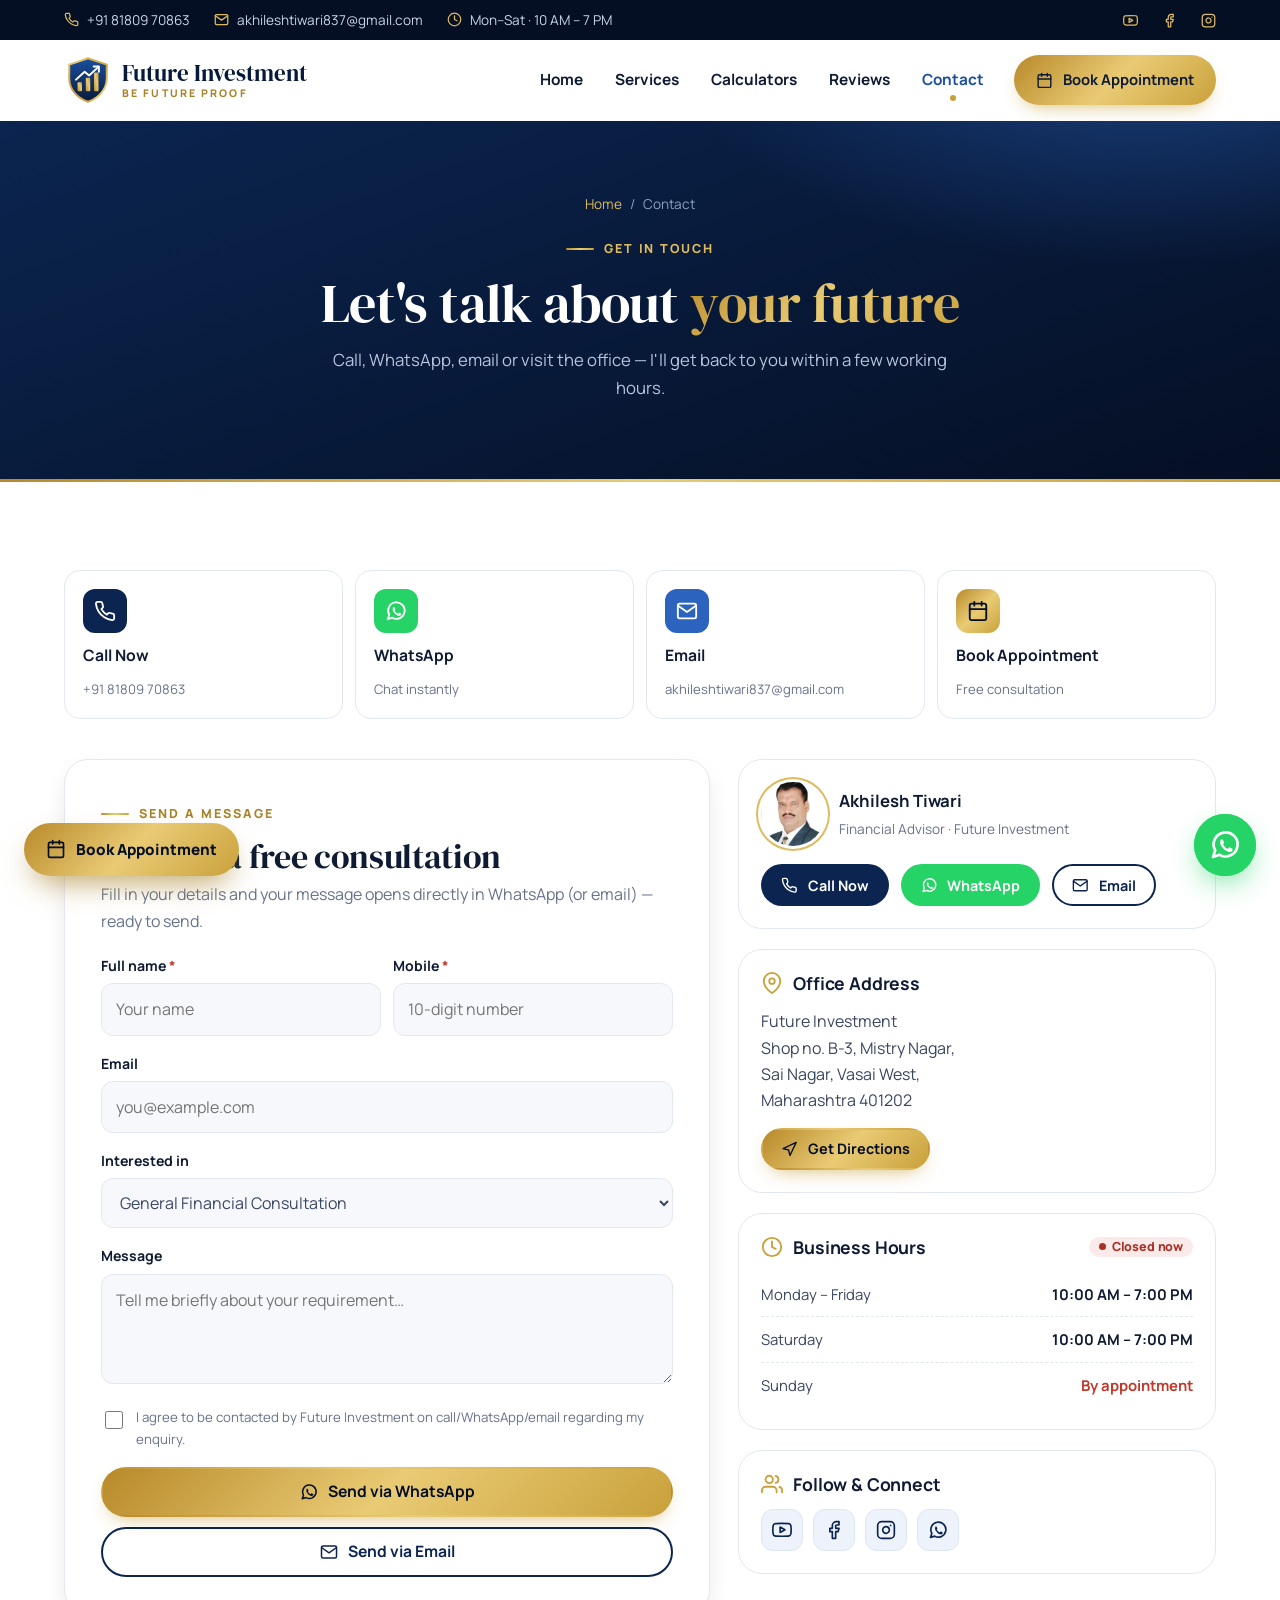
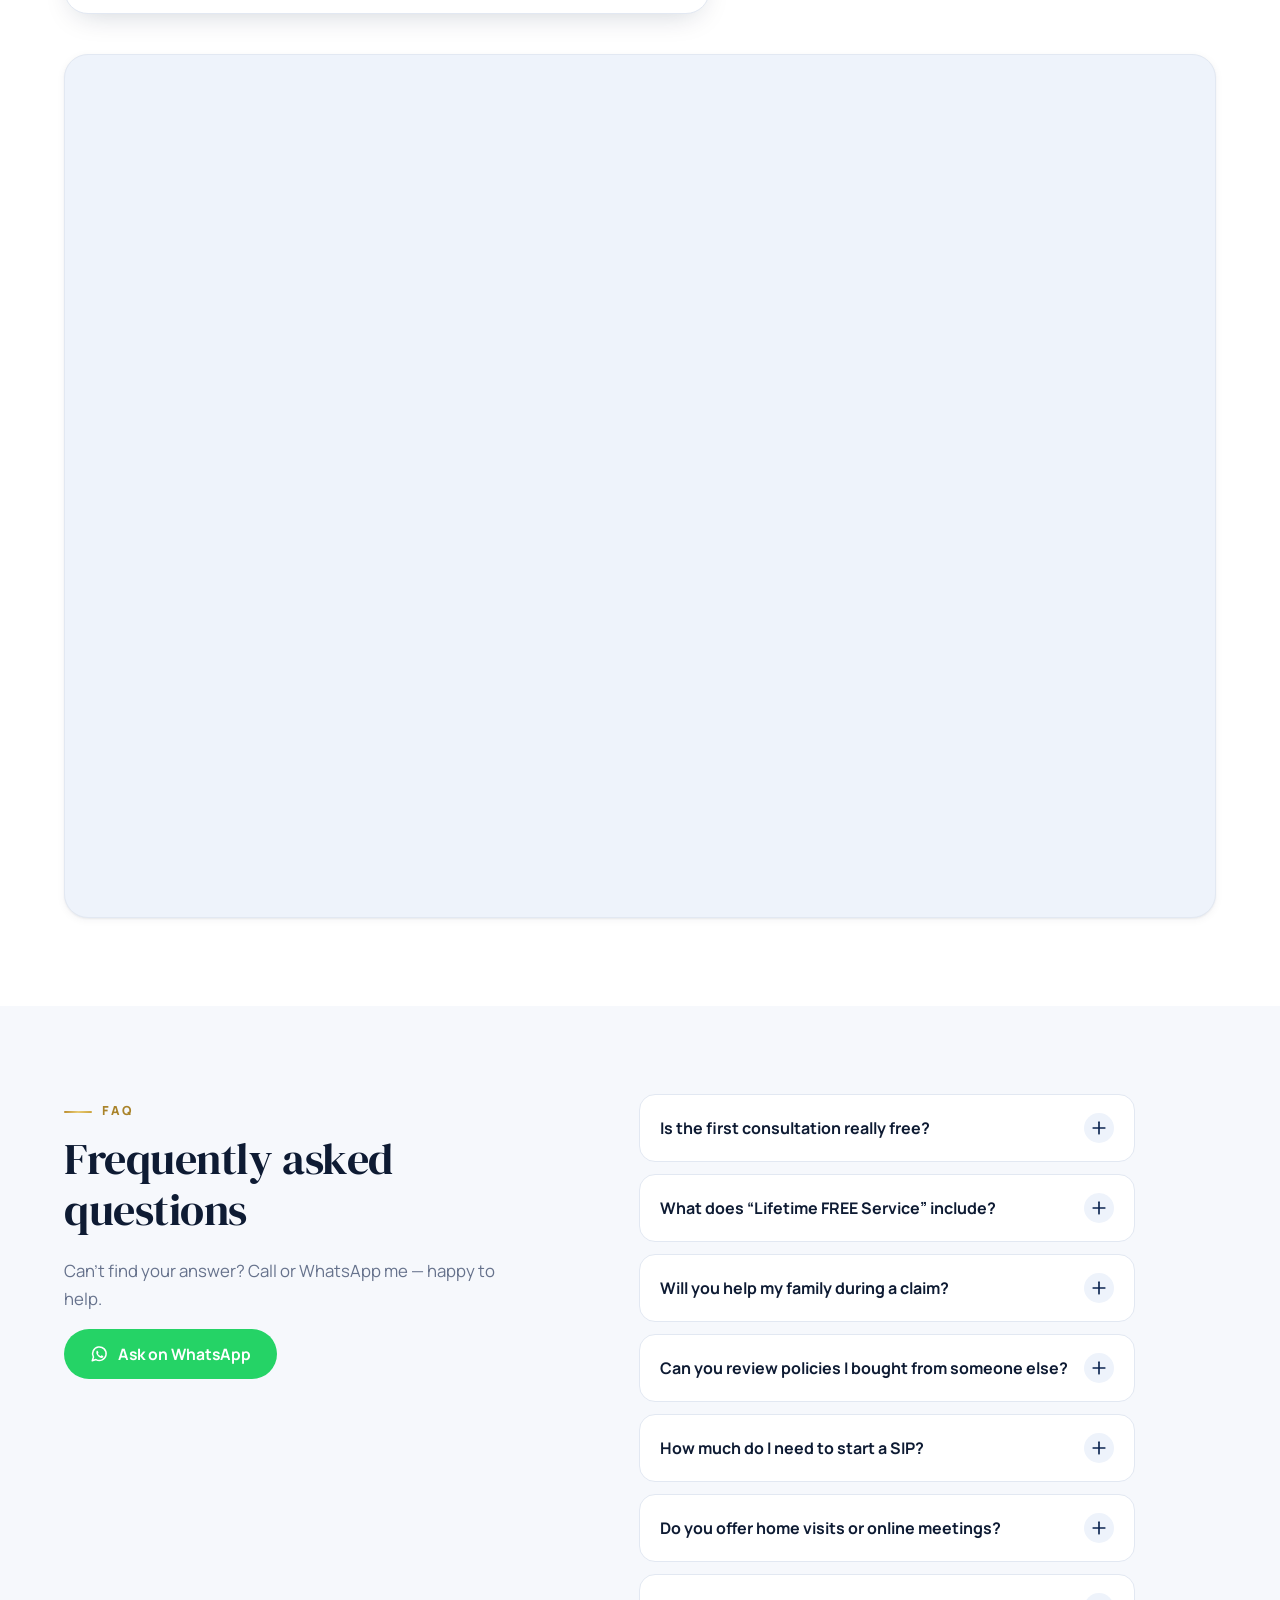
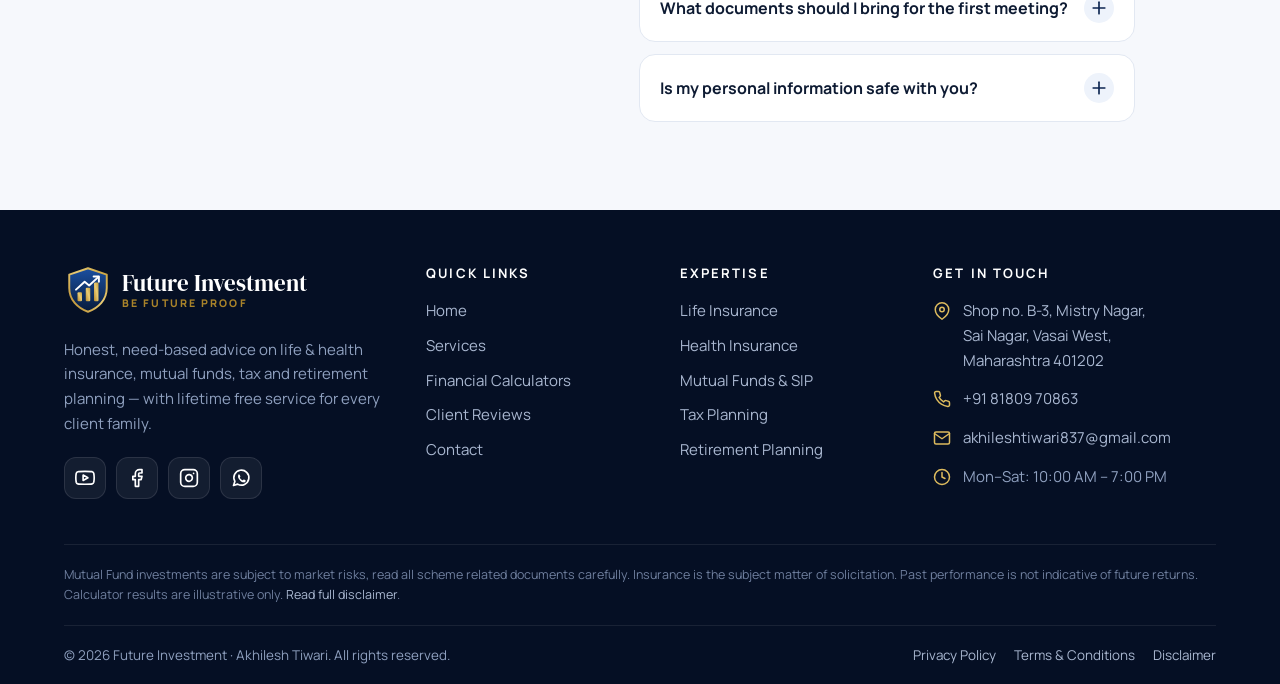
<file: contact.html>
<!doctype html>
<html lang="en-IN" class="no-js">
<head>
<meta charset="utf-8">
<meta name="viewport" content="width=device-width, initial-scale=1, viewport-fit=cover">
<title>Contact | Future Investment – Akhilesh Tiwari, Vasai West</title>
<meta name="description" content="Contact Akhilesh Tiwari, Financial Advisor at Shop no. B-3, Mistry Nagar, Sai Nagar, Vasai West. Call or WhatsApp +91 81809 70863 to book a free consultation.">
<meta name="theme-color" content="#071A3A">
<meta property="og:type" content="website">
<meta property="og:site_name" content="Future Investment">
<meta property="og:title" content="Contact | Future Investment – Akhilesh Tiwari, Vasai West">
<meta property="og:description" content="Contact Akhilesh Tiwari, Financial Advisor at Shop no. B-3, Mistry Nagar, Sai Nagar, Vasai West. Call or WhatsApp +91 81809 70863 to book a free consultation.">
<meta property="og:image" content="assets/img/akhilesh-tiwari.webp">
<link rel="icon" type="image/svg+xml" href="assets/img/logo.svg">
<link rel="apple-touch-icon" href="assets/img/logo.svg">
<link rel="preconnect" href="https://fonts.googleapis.com">
<link rel="preconnect" href="https://fonts.gstatic.com" crossorigin>
<link href="https://fonts.googleapis.com/css2?family=DM+Serif+Display:ital@0;1&family=Manrope:wght@400;500;600;700;800&display=swap" rel="stylesheet">
<link rel="stylesheet" href="assets/css/style.css">

<script type="application/ld+json">{"@context": "https://schema.org", "@type": "FAQPage", "mainEntity": [{"@type": "Question", "name": "Is the first consultation really free?", "acceptedAnswer": {"@type": "Answer", "text": "Yes. Your first consultation — in person, on phone or on video call — is completely free and carries no obligation to buy anything."}}, {"@type": "Question", "name": "What does \"Lifetime FREE Service\" include?", "acceptedAnswer": {"@type": "Answer", "text": "Annual policy reviews, claim assistance, nominee/address/mobile updates, premium reminders, portfolio reviews, insurance need analysis and general financial consultations — free for as long as you are my client."}}, {"@type": "Question", "name": "Will you help my family during a claim?", "acceptedAnswer": {"@type": "Answer", "text": "Absolutely. I personally guide your family through documentation, submission and follow-up with the company until the claim is settled. This is the most important part of my job."}}, {"@type": "Question", "name": "Can you review policies I bought from someone else?", "acceptedAnswer": {"@type": "Answer", "text": "Yes. I'm happy to review any existing policy or mutual fund portfolio and give you an honest opinion on whether it suits your needs."}}, {"@type": "Question", "name": "How much do I need to start a SIP?", "acceptedAnswer": {"@type": "Answer", "text": "You can start a mutual fund SIP with as little as ₹500 per month in many schemes. We'll decide the right amount based on your goals and budget."}}, {"@type": "Question", "name": "Do you offer home visits or online meetings?", "acceptedAnswer": {"@type": "Answer", "text": "Yes. You can visit my office in Vasai West, or I can meet you at your home, or we can connect over phone, WhatsApp or video call — whatever is convenient for you."}}, {"@type": "Question", "name": "What documents should I bring for the first meeting?", "acceptedAnswer": {"@type": "Answer", "text": "Just bring copies of your existing policies or investment statements, if any. For new plans we'll need PAN, Aadhaar, photographs and bank details — I'll guide you step by step."}}, {"@type": "Question", "name": "Is my personal information safe with you?", "acceptedAnswer": {"@type": "Answer", "text": "Yes. Your information is used only to advise and service you, and is never sold or shared with anyone without your consent. See our Privacy Policy for details."}}]}</script>
</head><body>
<svg width="0" height="0" style="position:absolute" aria-hidden="true" focusable="false"><defs><symbol id="i-phone" viewBox="0 0 24 24"><path d="M22 16.92v3a2 2 0 0 1-2.18 2 19.79 19.79 0 0 1-8.63-3.07 19.5 19.5 0 0 1-6-6 19.79 19.79 0 0 1-3.07-8.67A2 2 0 0 1 4.11 2h3a2 2 0 0 1 2 1.72c.13.96.36 1.9.7 2.81a2 2 0 0 1-.45 2.11L8.09 9.91a16 16 0 0 0 6 6l1.27-1.27a2 2 0 0 1 2.11-.45c.91.34 1.85.57 2.81.7A2 2 0 0 1 22 16.92z"/></symbol><symbol id="i-mail" viewBox="0 0 24 24"><path d="M4 4h16a2 2 0 0 1 2 2v12a2 2 0 0 1-2 2H4a2 2 0 0 1-2-2V6a2 2 0 0 1 2-2z"/><polyline points="22,6 12,13 2,6"/></symbol><symbol id="i-pin" viewBox="0 0 24 24"><path d="M21 10c0 7-9 13-9 13s-9-6-9-13a9 9 0 0 1 18 0z"/><circle cx="12" cy="10" r="3"/></symbol><symbol id="i-clock" viewBox="0 0 24 24"><circle cx="12" cy="12" r="10"/><polyline points="12 6 12 12 16 14"/></symbol><symbol id="i-calendar" viewBox="0 0 24 24"><rect x="3" y="4" width="18" height="18" rx="2"/><line x1="16" y1="2" x2="16" y2="6"/><line x1="8" y1="2" x2="8" y2="6"/><line x1="3" y1="10" x2="21" y2="10"/></symbol><symbol id="i-shield" viewBox="0 0 24 24"><path d="M12 22s8-4 8-10V5l-8-3-8 3v7c0 6 8 10 8 10z"/><polyline points="9 12 11 14 15 10"/></symbol><symbol id="i-heart" viewBox="0 0 24 24"><path d="M20.84 4.61a5.5 5.5 0 0 0-7.78 0L12 5.67l-1.06-1.06a5.5 5.5 0 0 0-7.78 7.78l1.06 1.06L12 21.23l7.78-7.78 1.06-1.06a5.5 5.5 0 0 0 0-7.78z"/><polyline points="7 12 9.5 12 11 9.5 13 14 14.5 12 17 12"/></symbol><symbol id="i-trending" viewBox="0 0 24 24"><polyline points="23 6 13.5 15.5 8.5 10.5 1 18"/><polyline points="17 6 23 6 23 12"/></symbol><symbol id="i-check" viewBox="0 0 24 24"><polyline points="20 6 9 17 4 12"/></symbol><symbol id="i-percent" viewBox="0 0 24 24"><line x1="19" y1="5" x2="5" y2="19"/><circle cx="6.5" cy="6.5" r="2.5"/><circle cx="17.5" cy="17.5" r="2.5"/></symbol><symbol id="i-umbrella" viewBox="0 0 24 24"><path d="M23 12a11.05 11.05 0 0 0-22 0zm-5 7a3 3 0 0 1-6 0v-7"/></symbol><symbol id="i-book" viewBox="0 0 24 24"><path d="M2 3h6a4 4 0 0 1 4 4v14a3 3 0 0 0-3-3H2z"/><path d="M22 3h-6a4 4 0 0 0-4 4v14a3 3 0 0 1 3-3h7z"/></symbol><symbol id="i-grad" viewBox="0 0 24 24"><path d="M22 10 12 5 2 10l10 5 10-5z"/><path d="M6 12v5c3 3 9 3 12 0v-5"/><path d="M22 10v6"/></symbol><symbol id="i-sunset" viewBox="0 0 24 24"><path d="M17 18a5 5 0 0 0-10 0"/><line x1="12" y1="9" x2="12" y2="2"/><line x1="4.22" y1="10.22" x2="5.64" y2="11.64"/><line x1="1" y1="18" x2="3" y2="18"/><line x1="21" y1="18" x2="23" y2="18"/><line x1="18.36" y1="11.64" x2="19.78" y2="10.22"/><line x1="23" y1="22" x2="1" y2="22"/><polyline points="16 5 12 9 8 5"/></symbol><symbol id="i-pie" viewBox="0 0 24 24"><path d="M21.21 15.89A10 10 0 1 1 8 2.83"/><path d="M22 12A10 10 0 0 0 12 2v10z"/></symbol><symbol id="i-users" viewBox="0 0 24 24"><path d="M17 21v-2a4 4 0 0 0-4-4H5a4 4 0 0 0-4 4v2"/><circle cx="9" cy="7" r="4"/><path d="M23 21v-2a4 4 0 0 0-3-3.87"/><path d="M16 3.13a4 4 0 0 1 0 7.75"/></symbol><symbol id="i-award" viewBox="0 0 24 24"><circle cx="12" cy="8" r="7"/><polyline points="8.21 13.89 7 23 12 20 17 23 15.79 13.88"/></symbol><symbol id="i-refresh" viewBox="0 0 24 24"><polyline points="23 4 23 10 17 10"/><polyline points="1 20 1 14 7 14"/><path d="M3.51 9a9 9 0 0 1 14.85-3.36L23 10M1 14l4.64 4.36A9 9 0 0 0 20.49 15"/></symbol><symbol id="i-bell" viewBox="0 0 24 24"><path d="M18 8A6 6 0 0 0 6 8c0 7-3 9-3 9h18s-3-2-3-9"/><path d="M13.73 21a2 2 0 0 1-3.46 0"/></symbol><symbol id="i-usercheck" viewBox="0 0 24 24"><path d="M16 21v-2a4 4 0 0 0-4-4H5a4 4 0 0 0-4 4v2"/><circle cx="8.5" cy="7" r="4"/><polyline points="17 11 19 13 23 9"/></symbol><symbol id="i-menu" viewBox="0 0 24 24"><line x1="3" y1="6" x2="21" y2="6"/><line x1="3" y1="12" x2="21" y2="12"/><line x1="3" y1="18" x2="21" y2="18"/></symbol><symbol id="i-close" viewBox="0 0 24 24"><line x1="18" y1="6" x2="6" y2="18"/><line x1="6" y1="6" x2="18" y2="18"/></symbol><symbol id="i-arrow" viewBox="0 0 24 24"><line x1="5" y1="12" x2="19" y2="12"/><polyline points="12 5 19 12 12 19"/></symbol><symbol id="i-plus" viewBox="0 0 24 24"><line x1="12" y1="5" x2="12" y2="19"/><line x1="5" y1="12" x2="19" y2="12"/></symbol><symbol id="i-home" viewBox="0 0 24 24"><path d="M3 9l9-7 9 7v11a2 2 0 0 1-2 2H5a2 2 0 0 1-2-2z"/><polyline points="9 22 9 12 15 12 15 22"/></symbol><symbol id="i-coins" viewBox="0 0 24 24"><path d="M6 3h12"/><path d="M6 8h12"/><path d="m6 13 8.5 8"/><path d="M6 13h3c6.67 0 6.67-10 0-10"/></symbol><symbol id="i-target" viewBox="0 0 24 24"><circle cx="12" cy="12" r="10"/><circle cx="12" cy="12" r="6"/><circle cx="12" cy="12" r="2"/></symbol><symbol id="i-activity" viewBox="0 0 24 24"><polyline points="22 12 18 12 15 21 9 3 6 12 2 12"/></symbol><symbol id="i-ruler" viewBox="0 0 24 24"><path d="M21.3 15.3a2.4 2.4 0 0 1 0 3.4l-2.6 2.6a2.4 2.4 0 0 1-3.4 0L2.7 8.7a2.41 2.41 0 0 1 0-3.4l2.6-2.6a2.41 2.41 0 0 1 3.4 0Z"/><path d="m14.5 12.5 2-2"/><path d="m11.5 9.5 2-2"/><path d="m8.5 6.5 2-2"/><path d="m17.5 15.5 2-2"/></symbol><symbol id="i-calculator" viewBox="0 0 24 24"><rect x="4" y="2" width="16" height="20" rx="2"/><line x1="8" y1="6" x2="16" y2="6"/><line x1="16" y1="14" x2="16" y2="18"/><path d="M16 10h.01M12 10h.01M8 10h.01M12 14h.01M8 14h.01M12 18h.01M8 18h.01"/></symbol><symbol id="i-eye" viewBox="0 0 24 24"><path d="M1 12s4-8 11-8 11 8 11 8-4 8-11 8-11-8-11-8z"/><circle cx="12" cy="12" r="3"/></symbol><symbol id="i-lock" viewBox="0 0 24 24"><rect x="3" y="11" width="18" height="11" rx="2"/><path d="M7 11V7a5 5 0 0 1 10 0v4"/></symbol><symbol id="i-briefcase" viewBox="0 0 24 24"><rect x="2" y="7" width="20" height="14" rx="2"/><path d="M16 21V5a2 2 0 0 0-2-2h-4a2 2 0 0 0-2 2v16"/></symbol><symbol id="i-smartphone" viewBox="0 0 24 24"><rect x="5" y="2" width="14" height="20" rx="2"/><line x1="12" y1="18" x2="12.01" y2="18"/></symbol><symbol id="i-search" viewBox="0 0 24 24"><circle cx="11" cy="11" r="8"/><line x1="21" y1="21" x2="16.65" y2="16.65"/></symbol><symbol id="i-clipboard" viewBox="0 0 24 24"><path d="M16 4h2a2 2 0 0 1 2 2v14a2 2 0 0 1-2 2H6a2 2 0 0 1-2-2V6a2 2 0 0 1 2-2h2"/><rect x="8" y="2" width="8" height="4" rx="1"/><path d="m9 14 2 2 4-4"/></symbol><symbol id="i-message" viewBox="0 0 24 24"><path d="M21 11.5a8.38 8.38 0 0 1-.9 3.8 8.5 8.5 0 0 1-7.6 4.7 8.38 8.38 0 0 1-3.8-.9L3 21l1.9-5.7a8.38 8.38 0 0 1-.9-3.8 8.5 8.5 0 0 1 4.7-7.6 8.38 8.38 0 0 1 3.8-.9h.5a8.48 8.48 0 0 1 8 8v.5z"/></symbol><symbol id="i-star" viewBox="0 0 24 24"><polygon points="12 2 15.09 8.26 22 9.27 17 14.14 18.18 21.02 12 17.77 5.82 21.02 7 14.14 2 9.27 8.91 8.26 12 2"/></symbol><symbol id="i-edit" viewBox="0 0 24 24"><path d="M12 20h9"/><path d="M16.5 3.5a2.12 2.12 0 0 1 3 3L7 19l-4 1 1-4L16.5 3.5z"/></symbol><symbol id="i-handshake" viewBox="0 0 24 24"><path d="m11 17 2 2a1 1 0 1 0 3-3"/><path d="m14 14 2.5 2.5a1 1 0 1 0 3-3l-3.88-3.88a3 3 0 0 0-4.24 0l-.88.88a1 1 0 1 1-3-3l2.81-2.81a5.79 5.79 0 0 1 7.06-.87l.47.28a2 2 0 0 0 1.42.25L21 4"/><path d="m21 3 1 11h-2"/><path d="M3 3 2 14l6.5 6.5a1 1 0 1 0 3-3"/><path d="M3 4h8"/></symbol><symbol id="i-directions" viewBox="0 0 24 24"><polygon points="3 11 22 2 13 21 11 13 3 11"/></symbol><symbol id="i-whatsapp" viewBox="0 0 24 24"><path d="M3 21l1.65-4.95A9 9 0 1 1 7.95 19.35z"/><path d="M8.6 8.4c.2-.5.5-.6.8-.6h.5c.2 0 .4 0 .6.5l.7 1.7c.1.2.1.4 0 .6l-.5.7c-.1.2-.2.3 0 .6.4.7 1 1.4 1.6 1.9.6.5 1.2.8 1.6 1 .2.1.4.1.5-.1l.7-.8c.2-.2.3-.2.6-.1l1.6.8c.2.1.4.2.4.4.1.3 0 1.1-.5 1.6-.5.5-1.4.8-2.3.6-1-.2-2.4-.8-3.7-2-1.4-1.3-2.2-2.7-2.6-3.7-.3-.9-.2-1.8 0-2.3z" fill="currentColor" stroke="none"/></symbol><symbol id="i-youtube" viewBox="0 0 24 24"><path d="M22.54 6.42a2.78 2.78 0 0 0-1.94-2C18.88 4 12 4 12 4s-6.88 0-8.6.46a2.78 2.78 0 0 0-1.94 2A29 29 0 0 0 1 11.75a29 29 0 0 0 .46 5.33A2.78 2.78 0 0 0 3.4 19c1.72.46 8.6.46 8.6.46s6.88 0 8.6-.46a2.78 2.78 0 0 0 1.94-2 29 29 0 0 0 .46-5.25 29 29 0 0 0-.46-5.33z"/><polygon points="9.75 15.02 15.5 11.75 9.75 8.48 9.75 15.02"/></symbol><symbol id="i-facebook" viewBox="0 0 24 24"><path d="M18 2h-3a5 5 0 0 0-5 5v3H7v4h3v8h4v-8h3l1-4h-4V7a1 1 0 0 1 1-1h3z"/></symbol><symbol id="i-instagram" viewBox="0 0 24 24"><rect x="2" y="2" width="20" height="20" rx="5"/><path d="M16 11.37A4 4 0 1 1 12.63 8 4 4 0 0 1 16 11.37z"/><line x1="17.5" y1="6.5" x2="17.51" y2="6.5"/></symbol></defs></svg>
<a class="skip-link" href="#main">Skip to content</a>

<div class="topbar">
  <div class="container">
    <div class="topbar-info">
      <a href="tel:+918180970863"><svg class="icon" aria-hidden="true"><use href="#i-phone"/></svg>+91 81809 70863</a>
      <a href="mailto:akhileshtiwari837@gmail.com"><svg class="icon" aria-hidden="true"><use href="#i-mail"/></svg>akhileshtiwari837@gmail.com</a>
      <a href="https://maps.app.goo.gl/KNMFymkLSyfnHJca7" target="_blank" rel="noopener"><svg class="icon" aria-hidden="true"><use href="#i-clock"/></svg>Mon–Sat · 10 AM – 7 PM</a>
    </div>
    <div class="topbar-info">
      <a href="https://www.youtube.com/@akhileshtiwari2902" target="_blank" rel="noopener" aria-label="YouTube"><svg class="icon" aria-hidden="true"><use href="#i-youtube"/></svg></a>
      <a href="https://www.facebook.com/people/Future-Investments-Financial-Advisor/100064087270438/" target="_blank" rel="noopener" aria-label="Facebook"><svg class="icon" aria-hidden="true"><use href="#i-facebook"/></svg></a>
      <a href="https://www.instagram.com/akhilesh.tiwari.lic?utm_source=ig_web_button_share_sheet&stkn=ZDNlZDc0MzIxNw==" target="_blank" rel="noopener" aria-label="Instagram"><svg class="icon" aria-hidden="true"><use href="#i-instagram"/></svg></a>
    </div>
  </div>
</div>

<header class="site-header">
  <div class="container header-inner">
    <a class="brand" href="index.html" aria-label="Future Investment — Home">
      <img src="assets/img/logo.svg" alt="" width="48" height="48">
      <span class="brand-text"><span class="brand-name">Future Investment</span><span class="brand-tag">Be Future Proof</span></span>
    </a>
    <button class="nav-toggle" type="button" aria-label="Open menu" aria-expanded="false" aria-controls="primary-nav">
      <svg class="icon icon-menu" aria-hidden="true"><use href="#i-menu"/></svg><svg class="icon icon-close" aria-hidden="true"><use href="#i-close"/></svg>
    </button>
    <nav class="primary-nav" id="primary-nav" aria-label="Main">
    <a href="index.html">Home</a>
    <a href="services.html">Services</a>
    <a href="calculators.html">Calculators</a>
    <a href="reviews.html">Reviews</a>
    <a href="contact.html" aria-current="page">Contact</a>
    <a href="contact.html" class="btn btn-gold nav-cta" data-book><svg class="icon" aria-hidden="true"><use href="#i-calendar"/></svg>Book Appointment</a>
    <div class="nav-contact-mobile">
      <a href="tel:+918180970863"><svg class="icon" aria-hidden="true"><use href="#i-phone"/></svg>+91 81809 70863</a>
      <a href="mailto:akhileshtiwari837@gmail.com"><svg class="icon" aria-hidden="true"><use href="#i-mail"/></svg>akhileshtiwari837@gmail.com</a>
      <a href="https://wa.me/918180970863?text=Hi%20Akhilesh%20ji%2C%20I%20visited%20the%20Future%20Investment%20website%20and%20would%20like%20to%20know%20more%20about%20your%20services." target="_blank" rel="noopener"><svg class="icon" aria-hidden="true"><use href="#i-whatsapp"/></svg>Chat on WhatsApp</a>
    </div>
    </nav>
  </div>
</header>
<main id="main"><section class="page-hero">
  <div class="container">
    <nav class="breadcrumb" aria-label="Breadcrumb"><a href="index.html">Home</a><span aria-hidden="true">/</span><span>Contact</span></nav>
    <span class="eyebrow">Get in touch</span>
    <h1>Let's talk about <span class="gold-text">your future</span></h1>
    <p>Call, WhatsApp, email or visit the office — I'll get back to you within a few working hours.</p>
  </div>
</section>
<section class="section" id="appointment">
  <div class="container">
    <div class="contact-cards reveal">
      <a class="contact-card" href="tel:+918180970863"><span class="ci ci-call"><svg class="icon" aria-hidden="true"><use href="#i-phone"/></svg></span><strong>Call Now</strong><span>+91 81809 70863</span></a>
      <a class="contact-card" href="https://wa.me/918180970863?text=Hi%20Akhilesh%20ji%2C%20I%20visited%20the%20Future%20Investment%20website%20and%20would%20like%20to%20know%20more%20about%20your%20services." target="_blank" rel="noopener"><span class="ci ci-wa"><svg class="icon" aria-hidden="true"><use href="#i-whatsapp"/></svg></span><strong>WhatsApp</strong><span>Chat instantly</span></a>
      <a class="contact-card" href="mailto:akhileshtiwari837@gmail.com"><span class="ci ci-mail"><svg class="icon" aria-hidden="true"><use href="#i-mail"/></svg></span><strong>Email</strong><span>akhileshtiwari837@gmail.com</span></a>
      <a class="contact-card" href="#appointment" data-book><span class="ci ci-book"><svg class="icon" aria-hidden="true"><use href="#i-calendar"/></svg></span><strong>Book Appointment</strong><span>Free consultation</span></a>
    </div>

    <div class="contact-layout">
      <div class="form-card reveal">
        <span class="eyebrow">Send a message</span>
        <h2>Request a free consultation</h2>
        <p style="color:var(--muted)">Fill in your details and your message opens directly in WhatsApp (or email) — ready to send.</p>
        <form data-lead-form data-title="New enquiry (Future Investment website)" novalidate>
          <div class="form-grid">
            <div class="two-col">
              <div class="form-field">
                <label for="c-name">Full name <span class="req">*</span></label>
                <input id="c-name" name="name" type="text" autocomplete="name" required data-label="Name" placeholder="Your name">
                <span class="form-error">Please enter your name.</span>
              </div>
              <div class="form-field">
                <label for="c-phone">Mobile <span class="req">*</span></label>
                <input id="c-phone" name="phone" type="tel" inputmode="tel" autocomplete="tel" required data-label="Mobile" placeholder="10-digit number">
                <span class="form-error">Enter a valid 10-digit mobile.</span>
              </div>
            </div>
            <div class="form-field">
              <label for="c-email">Email</label>
              <input id="c-email" name="email" type="email" autocomplete="email" data-label="Email" placeholder="you@example.com">
            </div>
            <div class="form-field">
              <label for="c-service">Interested in</label>
              <select id="c-service" name="service" data-label="Interested in"><option>General Financial Consultation</option><option>Life Insurance</option><option>Health Insurance (Mediclaim)</option><option>Mutual Funds / SIP</option><option>Tax Planning</option><option>Retirement Planning</option><option>Child Education Planning</option><option>Financial Planning</option><option>Policy Service / Claim Assistance</option></select>
            </div>
            <div class="form-field">
              <label for="c-msg">Message</label>
              <textarea id="c-msg" name="message" data-label="Message" placeholder="Tell me briefly about your requirement…"></textarea>
            </div>
            <label class="consent form-field"><input type="checkbox" required> <span>I agree to be contacted by Future Investment on call/WhatsApp/email regarding my enquiry.</span></label>
            <div class="form-actions">
              <button class="btn btn-gold btn-block" type="submit" data-via="whatsapp"><svg class="icon" aria-hidden="true"><use href="#i-whatsapp"/></svg>Send via WhatsApp</button>
              <button class="btn btn-outline btn-block" type="submit" data-via="email"><svg class="icon" aria-hidden="true"><use href="#i-mail"/></svg>Send via Email</button>
            </div>
            <p class="form-success" role="status">Thank you! Your message is ready — just press send in WhatsApp/Email and I'll respond shortly.</p>
          </div>
        </form>
      </div>

      <div class="info-stack">
        <div class="info-card reveal">
          <div class="advisor-mini">
            <img src="assets/img/akhilesh-tiwari.webp" alt="Akhilesh Tiwari" width="64" height="64" loading="lazy">
            <div><strong>Akhilesh Tiwari</strong><span>Financial Advisor · Future Investment</span></div>
          </div>
          <div class="btn-row" style="margin-top:18px">
            <a href="tel:+918180970863" class="btn btn-navy btn-sm"><svg class="icon" aria-hidden="true"><use href="#i-phone"/></svg>Call Now</a>
            <a href="https://wa.me/918180970863?text=Hi%20Akhilesh%20ji%2C%20I%20visited%20the%20Future%20Investment%20website%20and%20would%20like%20to%20know%20more%20about%20your%20services." class="btn btn-whatsapp btn-sm" target="_blank" rel="noopener"><svg class="icon" aria-hidden="true"><use href="#i-whatsapp"/></svg>WhatsApp</a>
            <a href="mailto:akhileshtiwari837@gmail.com" class="btn btn-outline btn-sm"><svg class="icon" aria-hidden="true"><use href="#i-mail"/></svg>Email</a>
          </div>
        </div>
        <div class="info-card reveal">
          <h3><svg class="icon" aria-hidden="true"><use href="#i-pin"/></svg>Office Address</h3>
          <address>Future Investment<br>Shop no. B-3, Mistry Nagar,<br>Sai Nagar, Vasai West,<br>Maharashtra 401202</address>
          <a href="https://maps.app.goo.gl/KNMFymkLSyfnHJca7" class="btn btn-gold btn-sm" target="_blank" rel="noopener"><svg class="icon" aria-hidden="true"><use href="#i-directions"/></svg>Get Directions</a>
        </div>
        <div class="info-card reveal">
          <h3><svg class="icon" aria-hidden="true"><use href="#i-clock"/></svg>Business Hours <span class="open-now" data-open-now></span></h3>
          <ul class="hours">
            <li><span>Monday – Friday</span><strong>10:00 AM – 7:00 PM</strong></li>
            <li><span>Saturday</span><strong>10:00 AM – 7:00 PM</strong></li>
            <li><span>Sunday</span><span class="closed">By appointment</span></li>
          </ul>
        </div>
        <div class="info-card reveal">
          <h3><svg class="icon" aria-hidden="true"><use href="#i-users"/></svg>Follow &amp; Connect</h3>
          <div class="socials socials-dark">
  <a href="https://www.youtube.com/@akhileshtiwari2902" target="_blank" rel="noopener" aria-label="YouTube"><svg class="icon" aria-hidden="true"><use href="#i-youtube"/></svg></a>
  <a href="https://www.facebook.com/people/Future-Investments-Financial-Advisor/100064087270438/" target="_blank" rel="noopener" aria-label="Facebook"><svg class="icon" aria-hidden="true"><use href="#i-facebook"/></svg></a>
  <a href="https://www.instagram.com/akhilesh.tiwari.lic?utm_source=ig_web_button_share_sheet&stkn=ZDNlZDc0MzIxNw==" target="_blank" rel="noopener" aria-label="Instagram"><svg class="icon" aria-hidden="true"><use href="#i-instagram"/></svg></a>
  <a href="https://wa.me/918180970863?text=Hi%20Akhilesh%20ji%2C%20I%20visited%20the%20Future%20Investment%20website%20and%20would%20like%20to%20know%20more%20about%20your%20services." target="_blank" rel="noopener" aria-label="WhatsApp"><svg class="icon" aria-hidden="true"><use href="#i-whatsapp"/></svg></a>
</div>
        </div>
      </div>
    </div>

    <div class="map-frame reveal" style="margin-top:40px">
      <iframe src="https://maps.google.com/maps?q=19.3820879,72.8258869&z=17&output=embed" title="Future Investment office location on Google Maps" loading="lazy" referrerpolicy="no-referrer-when-downgrade" allowfullscreen></iframe>
    </div>
  </div>
</section>

<section class="section section-soft" id="faq">
  <div class="container faq-layout">
    <div class="section-head left reveal">
      <span class="eyebrow">FAQ</span>
      <h2>Frequently asked questions</h2>
      <p>Can't find your answer? Call or WhatsApp me — happy to help.</p>
      <a href="https://wa.me/918180970863?text=Hi%20Akhilesh%20ji%2C%20I%20visited%20the%20Future%20Investment%20website%20and%20would%20like%20to%20know%20more%20about%20your%20services." class="btn btn-whatsapp" target="_blank" rel="noopener"><svg class="icon" aria-hidden="true"><use href="#i-whatsapp"/></svg>Ask on WhatsApp</a>
    </div>
    <div class="faq">
<details class="reveal">
  <summary>Is the first consultation really free?<span class="plus"><svg class="icon" aria-hidden="true"><use href="#i-plus"/></svg></span></summary>
  <div class="answer"><p>Yes. Your first consultation — in person, on phone or on video call — is completely free and carries no obligation to buy anything.</p></div>
</details>
<details class="reveal">
  <summary>What does “Lifetime FREE Service” include?<span class="plus"><svg class="icon" aria-hidden="true"><use href="#i-plus"/></svg></span></summary>
  <div class="answer"><p>Annual policy reviews, claim assistance, nominee/address/mobile updates, premium reminders, portfolio reviews, insurance need analysis and general financial consultations — free for as long as you are my client.</p></div>
</details>
<details class="reveal">
  <summary>Will you help my family during a claim?<span class="plus"><svg class="icon" aria-hidden="true"><use href="#i-plus"/></svg></span></summary>
  <div class="answer"><p>Absolutely. I personally guide your family through documentation, submission and follow-up with the company until the claim is settled. This is the most important part of my job.</p></div>
</details>
<details class="reveal">
  <summary>Can you review policies I bought from someone else?<span class="plus"><svg class="icon" aria-hidden="true"><use href="#i-plus"/></svg></span></summary>
  <div class="answer"><p>Yes. I'm happy to review any existing policy or mutual fund portfolio and give you an honest opinion on whether it suits your needs.</p></div>
</details>
<details class="reveal">
  <summary>How much do I need to start a SIP?<span class="plus"><svg class="icon" aria-hidden="true"><use href="#i-plus"/></svg></span></summary>
  <div class="answer"><p>You can start a mutual fund SIP with as little as ₹500 per month in many schemes. We'll decide the right amount based on your goals and budget.</p></div>
</details>
<details class="reveal">
  <summary>Do you offer home visits or online meetings?<span class="plus"><svg class="icon" aria-hidden="true"><use href="#i-plus"/></svg></span></summary>
  <div class="answer"><p>Yes. You can visit my office in Vasai West, or I can meet you at your home, or we can connect over phone, WhatsApp or video call — whatever is convenient for you.</p></div>
</details>
<details class="reveal">
  <summary>What documents should I bring for the first meeting?<span class="plus"><svg class="icon" aria-hidden="true"><use href="#i-plus"/></svg></span></summary>
  <div class="answer"><p>Just bring copies of your existing policies or investment statements, if any. For new plans we'll need PAN, Aadhaar, photographs and bank details — I'll guide you step by step.</p></div>
</details>
<details class="reveal">
  <summary>Is my personal information safe with you?<span class="plus"><svg class="icon" aria-hidden="true"><use href="#i-plus"/></svg></span></summary>
  <div class="answer"><p>Yes. Your information is used only to advise and service you, and is never sold or shared with anyone without your consent. See our Privacy Policy for details.</p></div>
</details>
    </div>
  </div>
</section>
</main>

<footer class="site-footer">
  <div class="container">
    <div class="footer-grid">
      <div class="footer-brand">
        <a class="brand" href="index.html">
          <img src="assets/img/logo.svg" alt="" width="48" height="48" loading="lazy">
          <span class="brand-text"><span class="brand-name">Future Investment</span><span class="brand-tag">Be Future Proof</span></span>
        </a>
        <p>Honest, need-based advice on life &amp; health insurance, mutual funds, tax and retirement planning — with lifetime free service for every client family.</p>
        <div class="socials">
  <a href="https://www.youtube.com/@akhileshtiwari2902" target="_blank" rel="noopener" aria-label="YouTube"><svg class="icon" aria-hidden="true"><use href="#i-youtube"/></svg></a>
  <a href="https://www.facebook.com/people/Future-Investments-Financial-Advisor/100064087270438/" target="_blank" rel="noopener" aria-label="Facebook"><svg class="icon" aria-hidden="true"><use href="#i-facebook"/></svg></a>
  <a href="https://www.instagram.com/akhilesh.tiwari.lic?utm_source=ig_web_button_share_sheet&stkn=ZDNlZDc0MzIxNw==" target="_blank" rel="noopener" aria-label="Instagram"><svg class="icon" aria-hidden="true"><use href="#i-instagram"/></svg></a>
  <a href="https://wa.me/918180970863?text=Hi%20Akhilesh%20ji%2C%20I%20visited%20the%20Future%20Investment%20website%20and%20would%20like%20to%20know%20more%20about%20your%20services." target="_blank" rel="noopener" aria-label="WhatsApp"><svg class="icon" aria-hidden="true"><use href="#i-whatsapp"/></svg></a>
</div>
      </div>
      <div>
        <h4>Quick Links</h4>
        <ul class="footer-links">
          <li><a href="index.html">Home</a></li>
          <li><a href="services.html">Services</a></li>
          <li><a href="calculators.html">Financial Calculators</a></li>
          <li><a href="reviews.html">Client Reviews</a></li>
          <li><a href="contact.html">Contact</a></li>
        </ul>
      </div>
      <div>
        <h4>Expertise</h4>
        <ul class="footer-links">
          <li><a href="services.html#paid">Life Insurance</a></li>
          <li><a href="services.html#paid">Health Insurance</a></li>
          <li><a href="services.html#paid">Mutual Funds &amp; SIP</a></li>
          <li><a href="services.html#paid">Tax Planning</a></li>
          <li><a href="services.html#paid">Retirement Planning</a></li>
        </ul>
      </div>
      <div>
        <h4>Get in Touch</h4>
        <ul class="footer-contact">
          <li><svg class="icon" aria-hidden="true"><use href="#i-pin"/></svg><a href="https://maps.app.goo.gl/KNMFymkLSyfnHJca7" target="_blank" rel="noopener">Shop no. B-3, Mistry Nagar,<br>Sai Nagar, Vasai West,<br>Maharashtra 401202</a></li>
          <li><svg class="icon" aria-hidden="true"><use href="#i-phone"/></svg><a href="tel:+918180970863">+91 81809 70863</a></li>
          <li><svg class="icon" aria-hidden="true"><use href="#i-mail"/></svg><a href="mailto:akhileshtiwari837@gmail.com">akhileshtiwari837@gmail.com</a></li>
          <li><svg class="icon" aria-hidden="true"><use href="#i-clock"/></svg><span>Mon–Sat: 10:00 AM – 7:00 PM</span></li>
        </ul>
      </div>
    </div>
    <div class="footer-disclaimer">
      <!-- Add your registration details here, e.g. "AMFI-registered Mutual Fund Distributor · ARN-XXXXX" / insurance agency code -->
      Mutual Fund investments are subject to market risks, read all scheme related documents carefully. Insurance is the subject matter of solicitation. Past performance is not indicative of future returns. Calculator results are illustrative only. <a href="disclaimer.html">Read full disclaimer</a>.
    </div>
    <div class="footer-bottom">
      <span>© <span data-year>2026</span> Future Investment · Akhilesh Tiwari. All rights reserved.</span>
      <nav class="legal-links" aria-label="Legal">
        <a href="privacy-policy.html">Privacy Policy</a>
        <a href="terms.html">Terms &amp; Conditions</a>
        <a href="disclaimer.html">Disclaimer</a>
      </nav>
    </div>
  </div>
</footer>

<!-- Sticky actions -->
<a class="fab-whatsapp" href="https://wa.me/918180970863?text=Hi%20Akhilesh%20ji%2C%20I%20visited%20the%20Future%20Investment%20website%20and%20would%20like%20to%20know%20more%20about%20your%20services." target="_blank" rel="noopener" aria-label="Chat on WhatsApp"><svg class="icon" aria-hidden="true"><use href="#i-whatsapp"/></svg><span class="fab-tip">Chat with Akhilesh</span></a>
<button class="fab-book" type="button" data-book><svg class="icon" aria-hidden="true"><use href="#i-calendar"/></svg>Book Appointment</button>
<nav class="mobile-bar" aria-label="Quick contact">
  <a class="mb-call" href="tel:+918180970863"><svg class="icon" aria-hidden="true"><use href="#i-phone"/></svg>Call</a>
  <a class="mb-wa" href="https://wa.me/918180970863?text=Hi%20Akhilesh%20ji%2C%20I%20visited%20the%20Future%20Investment%20website%20and%20would%20like%20to%20know%20more%20about%20your%20services." target="_blank" rel="noopener"><svg class="icon" aria-hidden="true"><use href="#i-whatsapp"/></svg>WhatsApp</a>
  <button class="mb-book" type="button" data-book><svg class="icon" aria-hidden="true"><use href="#i-calendar"/></svg>Book Appointment</button>
</nav>

<!-- Appointment modal -->
<div class="modal" id="appointment-modal" role="dialog" aria-modal="true" aria-labelledby="appt-title" aria-hidden="true">
  <div class="modal-backdrop" data-close-modal></div>
  <div class="modal-dialog">
    <div class="modal-head">
      <h2 id="appt-title">Book an Appointment</h2>
      <p>Free consultation · Office visit, phone or video call</p>
      <button class="modal-close" type="button" data-close-modal aria-label="Close"><svg class="icon" aria-hidden="true"><use href="#i-close"/></svg></button>
    </div>
    <div class="modal-body">
      <form data-lead-form data-title="New appointment request (Future Investment website)" novalidate>
        <div class="form-grid">
          <div class="form-field">
            <label for="ap-name">Full name <span class="req">*</span></label>
            <input id="ap-name" name="name" type="text" autocomplete="name" required data-label="Name" placeholder="Your name">
            <span class="form-error">Please enter your name.</span>
          </div>
          <div class="form-field">
            <label for="ap-phone">Mobile number <span class="req">*</span></label>
            <input id="ap-phone" name="phone" type="tel" inputmode="tel" autocomplete="tel" required data-label="Mobile" placeholder="10-digit mobile number">
            <span class="form-error">Please enter a valid 10-digit mobile number.</span>
          </div>
          <div class="form-field">
            <label for="ap-service">I need help with</label>
            <select id="ap-service" name="service" data-label="Service"><option>General Financial Consultation</option><option>Life Insurance</option><option>Health Insurance (Mediclaim)</option><option>Mutual Funds / SIP</option><option>Tax Planning</option><option>Retirement Planning</option><option>Child Education Planning</option><option>Financial Planning</option><option>Policy Service / Claim Assistance</option></select>
          </div>
          <div class="two-col">
            <div class="form-field">
              <label for="ap-date">Preferred date</label>
              <input id="ap-date" name="date" type="date" data-min-today data-label="Preferred date">
            </div>
            <div class="form-field">
              <label for="ap-time">Preferred time</label>
              <select id="ap-time" name="time" data-label="Preferred time">
                <option>Morning (10–12)</option>
                <option>Afternoon (12–3)</option>
                <option>Evening (3–7)</option>
              </select>
            </div>
          </div>
          <div class="form-field">
            <label for="ap-mode">Meeting mode</label>
            <select id="ap-mode" name="mode" data-label="Meeting mode">
              <option>Office visit (Vasai West)</option>
              <option>Phone call</option>
              <option>Video call</option>
              <option>Home visit</option>
            </select>
          </div>
          <label class="consent form-field"><input type="checkbox" required> <span>I agree to be contacted by Future Investment on call/WhatsApp regarding my enquiry.</span></label>
          <div class="form-actions">
            <button class="btn btn-gold btn-block" type="submit" data-via="whatsapp"><svg class="icon" aria-hidden="true"><use href="#i-whatsapp"/></svg>Confirm on WhatsApp</button>
            <button class="btn btn-outline btn-block" type="submit" data-via="email"><svg class="icon" aria-hidden="true"><use href="#i-mail"/></svg>Send by Email instead</button>
          </div>
          <p class="form-success" role="status">Thank you! Your request is ready in WhatsApp/Email — just press send and Akhilesh will confirm your slot.</p>
        </div>
      </form>
    </div>
  </div>
</div>

<script src="assets/js/main.js" defer></script>

</body>
</html>
</file>
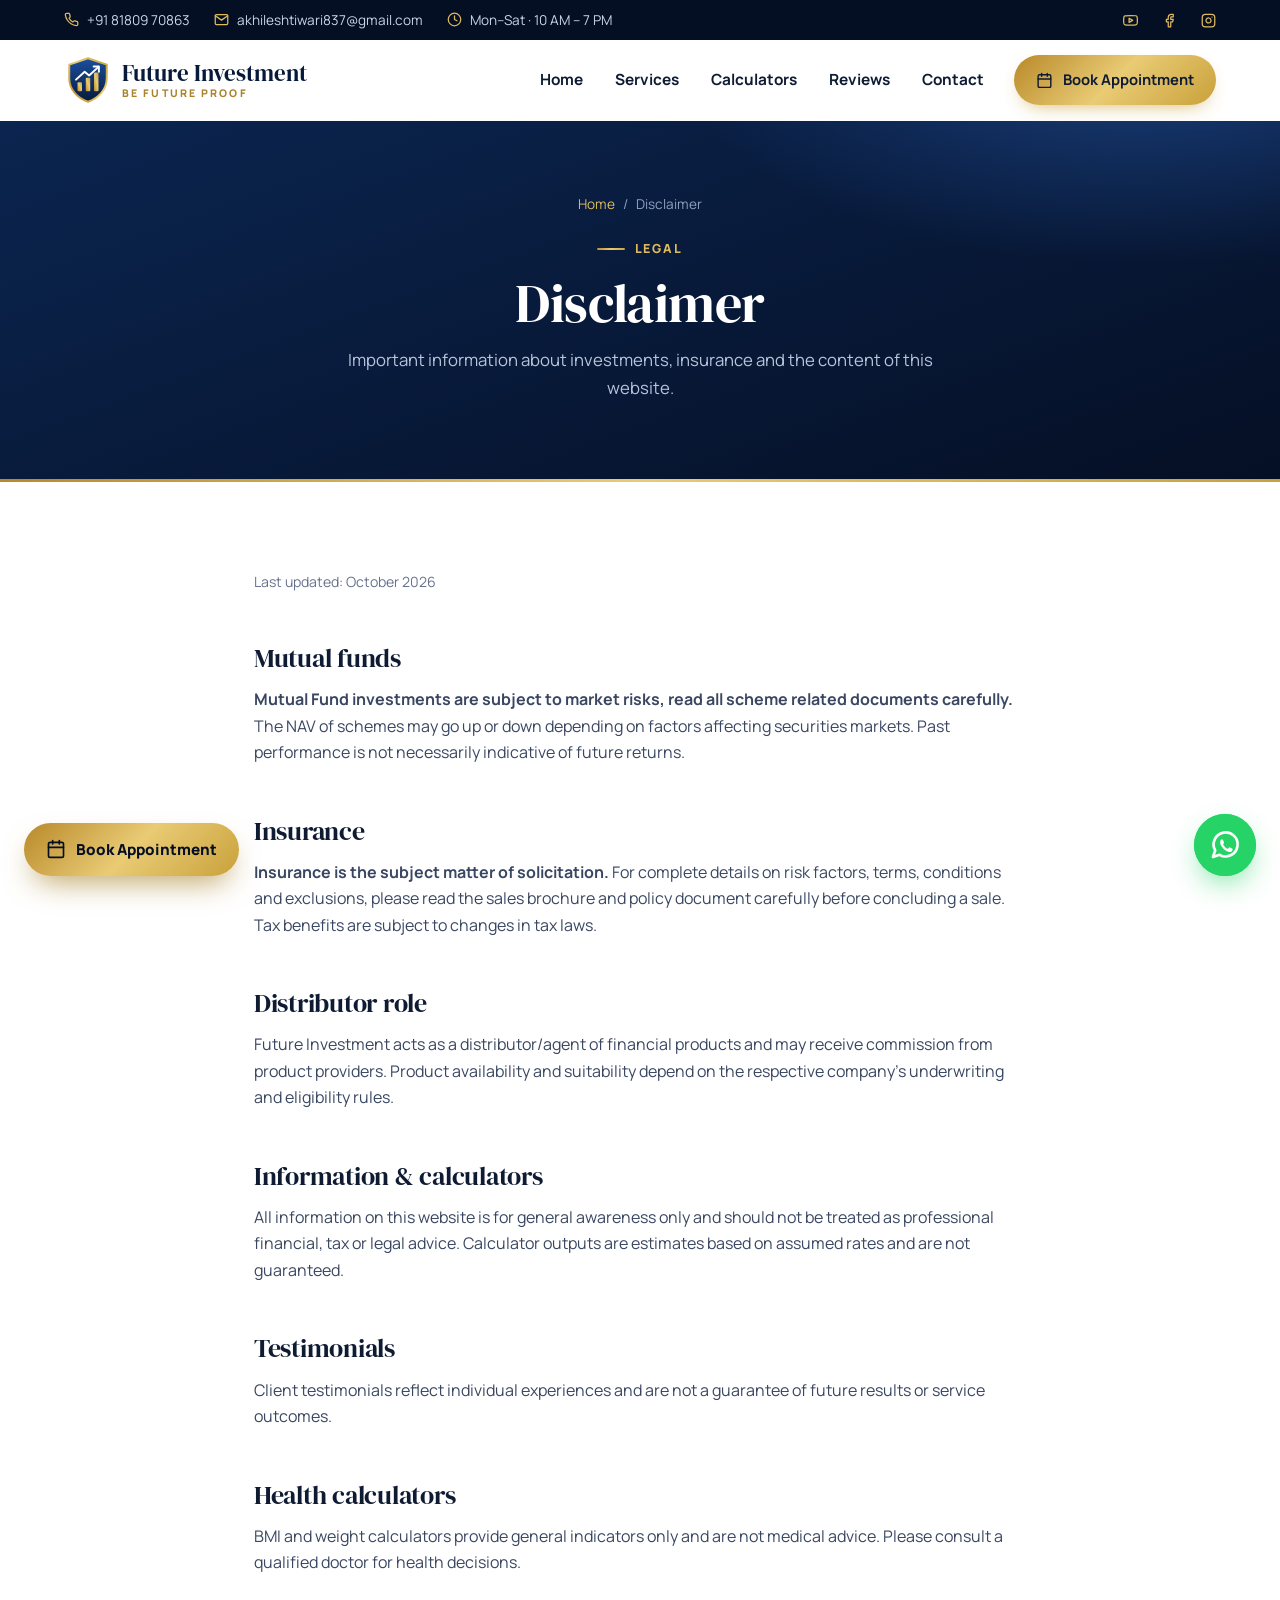
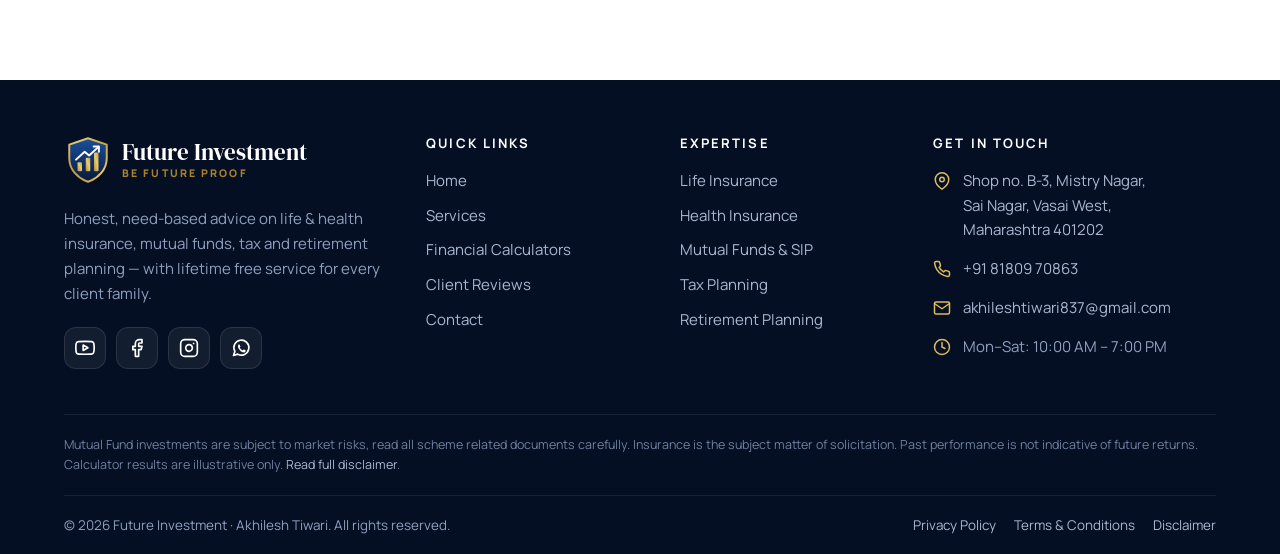
<file: disclaimer.html>
<!doctype html>
<html lang="en-IN" class="no-js">
<head>
<meta charset="utf-8">
<meta name="viewport" content="width=device-width, initial-scale=1, viewport-fit=cover">
<title>Disclaimer | Future Investment</title>
<meta name="description" content="Important information about investments, insurance and the content of this website.">
<meta name="theme-color" content="#071A3A">
<meta property="og:type" content="website">
<meta property="og:site_name" content="Future Investment">
<meta property="og:title" content="Disclaimer | Future Investment">
<meta property="og:description" content="Important information about investments, insurance and the content of this website.">
<meta property="og:image" content="assets/img/akhilesh-tiwari.webp">
<link rel="icon" type="image/svg+xml" href="assets/img/logo.svg">
<link rel="apple-touch-icon" href="assets/img/logo.svg">
<link rel="preconnect" href="https://fonts.googleapis.com">
<link rel="preconnect" href="https://fonts.gstatic.com" crossorigin>
<link href="https://fonts.googleapis.com/css2?family=DM+Serif+Display:ital@0;1&family=Manrope:wght@400;500;600;700;800&display=swap" rel="stylesheet">
<link rel="stylesheet" href="assets/css/style.css">


</head><body>
<svg width="0" height="0" style="position:absolute" aria-hidden="true" focusable="false"><defs><symbol id="i-phone" viewBox="0 0 24 24"><path d="M22 16.92v3a2 2 0 0 1-2.18 2 19.79 19.79 0 0 1-8.63-3.07 19.5 19.5 0 0 1-6-6 19.79 19.79 0 0 1-3.07-8.67A2 2 0 0 1 4.11 2h3a2 2 0 0 1 2 1.72c.13.96.36 1.9.7 2.81a2 2 0 0 1-.45 2.11L8.09 9.91a16 16 0 0 0 6 6l1.27-1.27a2 2 0 0 1 2.11-.45c.91.34 1.85.57 2.81.7A2 2 0 0 1 22 16.92z"/></symbol><symbol id="i-mail" viewBox="0 0 24 24"><path d="M4 4h16a2 2 0 0 1 2 2v12a2 2 0 0 1-2 2H4a2 2 0 0 1-2-2V6a2 2 0 0 1 2-2z"/><polyline points="22,6 12,13 2,6"/></symbol><symbol id="i-pin" viewBox="0 0 24 24"><path d="M21 10c0 7-9 13-9 13s-9-6-9-13a9 9 0 0 1 18 0z"/><circle cx="12" cy="10" r="3"/></symbol><symbol id="i-clock" viewBox="0 0 24 24"><circle cx="12" cy="12" r="10"/><polyline points="12 6 12 12 16 14"/></symbol><symbol id="i-calendar" viewBox="0 0 24 24"><rect x="3" y="4" width="18" height="18" rx="2"/><line x1="16" y1="2" x2="16" y2="6"/><line x1="8" y1="2" x2="8" y2="6"/><line x1="3" y1="10" x2="21" y2="10"/></symbol><symbol id="i-shield" viewBox="0 0 24 24"><path d="M12 22s8-4 8-10V5l-8-3-8 3v7c0 6 8 10 8 10z"/><polyline points="9 12 11 14 15 10"/></symbol><symbol id="i-heart" viewBox="0 0 24 24"><path d="M20.84 4.61a5.5 5.5 0 0 0-7.78 0L12 5.67l-1.06-1.06a5.5 5.5 0 0 0-7.78 7.78l1.06 1.06L12 21.23l7.78-7.78 1.06-1.06a5.5 5.5 0 0 0 0-7.78z"/><polyline points="7 12 9.5 12 11 9.5 13 14 14.5 12 17 12"/></symbol><symbol id="i-trending" viewBox="0 0 24 24"><polyline points="23 6 13.5 15.5 8.5 10.5 1 18"/><polyline points="17 6 23 6 23 12"/></symbol><symbol id="i-check" viewBox="0 0 24 24"><polyline points="20 6 9 17 4 12"/></symbol><symbol id="i-percent" viewBox="0 0 24 24"><line x1="19" y1="5" x2="5" y2="19"/><circle cx="6.5" cy="6.5" r="2.5"/><circle cx="17.5" cy="17.5" r="2.5"/></symbol><symbol id="i-umbrella" viewBox="0 0 24 24"><path d="M23 12a11.05 11.05 0 0 0-22 0zm-5 7a3 3 0 0 1-6 0v-7"/></symbol><symbol id="i-book" viewBox="0 0 24 24"><path d="M2 3h6a4 4 0 0 1 4 4v14a3 3 0 0 0-3-3H2z"/><path d="M22 3h-6a4 4 0 0 0-4 4v14a3 3 0 0 1 3-3h7z"/></symbol><symbol id="i-grad" viewBox="0 0 24 24"><path d="M22 10 12 5 2 10l10 5 10-5z"/><path d="M6 12v5c3 3 9 3 12 0v-5"/><path d="M22 10v6"/></symbol><symbol id="i-sunset" viewBox="0 0 24 24"><path d="M17 18a5 5 0 0 0-10 0"/><line x1="12" y1="9" x2="12" y2="2"/><line x1="4.22" y1="10.22" x2="5.64" y2="11.64"/><line x1="1" y1="18" x2="3" y2="18"/><line x1="21" y1="18" x2="23" y2="18"/><line x1="18.36" y1="11.64" x2="19.78" y2="10.22"/><line x1="23" y1="22" x2="1" y2="22"/><polyline points="16 5 12 9 8 5"/></symbol><symbol id="i-pie" viewBox="0 0 24 24"><path d="M21.21 15.89A10 10 0 1 1 8 2.83"/><path d="M22 12A10 10 0 0 0 12 2v10z"/></symbol><symbol id="i-users" viewBox="0 0 24 24"><path d="M17 21v-2a4 4 0 0 0-4-4H5a4 4 0 0 0-4 4v2"/><circle cx="9" cy="7" r="4"/><path d="M23 21v-2a4 4 0 0 0-3-3.87"/><path d="M16 3.13a4 4 0 0 1 0 7.75"/></symbol><symbol id="i-award" viewBox="0 0 24 24"><circle cx="12" cy="8" r="7"/><polyline points="8.21 13.89 7 23 12 20 17 23 15.79 13.88"/></symbol><symbol id="i-refresh" viewBox="0 0 24 24"><polyline points="23 4 23 10 17 10"/><polyline points="1 20 1 14 7 14"/><path d="M3.51 9a9 9 0 0 1 14.85-3.36L23 10M1 14l4.64 4.36A9 9 0 0 0 20.49 15"/></symbol><symbol id="i-bell" viewBox="0 0 24 24"><path d="M18 8A6 6 0 0 0 6 8c0 7-3 9-3 9h18s-3-2-3-9"/><path d="M13.73 21a2 2 0 0 1-3.46 0"/></symbol><symbol id="i-usercheck" viewBox="0 0 24 24"><path d="M16 21v-2a4 4 0 0 0-4-4H5a4 4 0 0 0-4 4v2"/><circle cx="8.5" cy="7" r="4"/><polyline points="17 11 19 13 23 9"/></symbol><symbol id="i-menu" viewBox="0 0 24 24"><line x1="3" y1="6" x2="21" y2="6"/><line x1="3" y1="12" x2="21" y2="12"/><line x1="3" y1="18" x2="21" y2="18"/></symbol><symbol id="i-close" viewBox="0 0 24 24"><line x1="18" y1="6" x2="6" y2="18"/><line x1="6" y1="6" x2="18" y2="18"/></symbol><symbol id="i-arrow" viewBox="0 0 24 24"><line x1="5" y1="12" x2="19" y2="12"/><polyline points="12 5 19 12 12 19"/></symbol><symbol id="i-plus" viewBox="0 0 24 24"><line x1="12" y1="5" x2="12" y2="19"/><line x1="5" y1="12" x2="19" y2="12"/></symbol><symbol id="i-home" viewBox="0 0 24 24"><path d="M3 9l9-7 9 7v11a2 2 0 0 1-2 2H5a2 2 0 0 1-2-2z"/><polyline points="9 22 9 12 15 12 15 22"/></symbol><symbol id="i-coins" viewBox="0 0 24 24"><path d="M6 3h12"/><path d="M6 8h12"/><path d="m6 13 8.5 8"/><path d="M6 13h3c6.67 0 6.67-10 0-10"/></symbol><symbol id="i-target" viewBox="0 0 24 24"><circle cx="12" cy="12" r="10"/><circle cx="12" cy="12" r="6"/><circle cx="12" cy="12" r="2"/></symbol><symbol id="i-activity" viewBox="0 0 24 24"><polyline points="22 12 18 12 15 21 9 3 6 12 2 12"/></symbol><symbol id="i-ruler" viewBox="0 0 24 24"><path d="M21.3 15.3a2.4 2.4 0 0 1 0 3.4l-2.6 2.6a2.4 2.4 0 0 1-3.4 0L2.7 8.7a2.41 2.41 0 0 1 0-3.4l2.6-2.6a2.41 2.41 0 0 1 3.4 0Z"/><path d="m14.5 12.5 2-2"/><path d="m11.5 9.5 2-2"/><path d="m8.5 6.5 2-2"/><path d="m17.5 15.5 2-2"/></symbol><symbol id="i-calculator" viewBox="0 0 24 24"><rect x="4" y="2" width="16" height="20" rx="2"/><line x1="8" y1="6" x2="16" y2="6"/><line x1="16" y1="14" x2="16" y2="18"/><path d="M16 10h.01M12 10h.01M8 10h.01M12 14h.01M8 14h.01M12 18h.01M8 18h.01"/></symbol><symbol id="i-eye" viewBox="0 0 24 24"><path d="M1 12s4-8 11-8 11 8 11 8-4 8-11 8-11-8-11-8z"/><circle cx="12" cy="12" r="3"/></symbol><symbol id="i-lock" viewBox="0 0 24 24"><rect x="3" y="11" width="18" height="11" rx="2"/><path d="M7 11V7a5 5 0 0 1 10 0v4"/></symbol><symbol id="i-briefcase" viewBox="0 0 24 24"><rect x="2" y="7" width="20" height="14" rx="2"/><path d="M16 21V5a2 2 0 0 0-2-2h-4a2 2 0 0 0-2 2v16"/></symbol><symbol id="i-smartphone" viewBox="0 0 24 24"><rect x="5" y="2" width="14" height="20" rx="2"/><line x1="12" y1="18" x2="12.01" y2="18"/></symbol><symbol id="i-search" viewBox="0 0 24 24"><circle cx="11" cy="11" r="8"/><line x1="21" y1="21" x2="16.65" y2="16.65"/></symbol><symbol id="i-clipboard" viewBox="0 0 24 24"><path d="M16 4h2a2 2 0 0 1 2 2v14a2 2 0 0 1-2 2H6a2 2 0 0 1-2-2V6a2 2 0 0 1 2-2h2"/><rect x="8" y="2" width="8" height="4" rx="1"/><path d="m9 14 2 2 4-4"/></symbol><symbol id="i-message" viewBox="0 0 24 24"><path d="M21 11.5a8.38 8.38 0 0 1-.9 3.8 8.5 8.5 0 0 1-7.6 4.7 8.38 8.38 0 0 1-3.8-.9L3 21l1.9-5.7a8.38 8.38 0 0 1-.9-3.8 8.5 8.5 0 0 1 4.7-7.6 8.38 8.38 0 0 1 3.8-.9h.5a8.48 8.48 0 0 1 8 8v.5z"/></symbol><symbol id="i-star" viewBox="0 0 24 24"><polygon points="12 2 15.09 8.26 22 9.27 17 14.14 18.18 21.02 12 17.77 5.82 21.02 7 14.14 2 9.27 8.91 8.26 12 2"/></symbol><symbol id="i-edit" viewBox="0 0 24 24"><path d="M12 20h9"/><path d="M16.5 3.5a2.12 2.12 0 0 1 3 3L7 19l-4 1 1-4L16.5 3.5z"/></symbol><symbol id="i-handshake" viewBox="0 0 24 24"><path d="m11 17 2 2a1 1 0 1 0 3-3"/><path d="m14 14 2.5 2.5a1 1 0 1 0 3-3l-3.88-3.88a3 3 0 0 0-4.24 0l-.88.88a1 1 0 1 1-3-3l2.81-2.81a5.79 5.79 0 0 1 7.06-.87l.47.28a2 2 0 0 0 1.42.25L21 4"/><path d="m21 3 1 11h-2"/><path d="M3 3 2 14l6.5 6.5a1 1 0 1 0 3-3"/><path d="M3 4h8"/></symbol><symbol id="i-directions" viewBox="0 0 24 24"><polygon points="3 11 22 2 13 21 11 13 3 11"/></symbol><symbol id="i-whatsapp" viewBox="0 0 24 24"><path d="M3 21l1.65-4.95A9 9 0 1 1 7.95 19.35z"/><path d="M8.6 8.4c.2-.5.5-.6.8-.6h.5c.2 0 .4 0 .6.5l.7 1.7c.1.2.1.4 0 .6l-.5.7c-.1.2-.2.3 0 .6.4.7 1 1.4 1.6 1.9.6.5 1.2.8 1.6 1 .2.1.4.1.5-.1l.7-.8c.2-.2.3-.2.6-.1l1.6.8c.2.1.4.2.4.4.1.3 0 1.1-.5 1.6-.5.5-1.4.8-2.3.6-1-.2-2.4-.8-3.7-2-1.4-1.3-2.2-2.7-2.6-3.7-.3-.9-.2-1.8 0-2.3z" fill="currentColor" stroke="none"/></symbol><symbol id="i-youtube" viewBox="0 0 24 24"><path d="M22.54 6.42a2.78 2.78 0 0 0-1.94-2C18.88 4 12 4 12 4s-6.88 0-8.6.46a2.78 2.78 0 0 0-1.94 2A29 29 0 0 0 1 11.75a29 29 0 0 0 .46 5.33A2.78 2.78 0 0 0 3.4 19c1.72.46 8.6.46 8.6.46s6.88 0 8.6-.46a2.78 2.78 0 0 0 1.94-2 29 29 0 0 0 .46-5.25 29 29 0 0 0-.46-5.33z"/><polygon points="9.75 15.02 15.5 11.75 9.75 8.48 9.75 15.02"/></symbol><symbol id="i-facebook" viewBox="0 0 24 24"><path d="M18 2h-3a5 5 0 0 0-5 5v3H7v4h3v8h4v-8h3l1-4h-4V7a1 1 0 0 1 1-1h3z"/></symbol><symbol id="i-instagram" viewBox="0 0 24 24"><rect x="2" y="2" width="20" height="20" rx="5"/><path d="M16 11.37A4 4 0 1 1 12.63 8 4 4 0 0 1 16 11.37z"/><line x1="17.5" y1="6.5" x2="17.51" y2="6.5"/></symbol></defs></svg>
<a class="skip-link" href="#main">Skip to content</a>

<div class="topbar">
  <div class="container">
    <div class="topbar-info">
      <a href="tel:+918180970863"><svg class="icon" aria-hidden="true"><use href="#i-phone"/></svg>+91 81809 70863</a>
      <a href="mailto:akhileshtiwari837@gmail.com"><svg class="icon" aria-hidden="true"><use href="#i-mail"/></svg>akhileshtiwari837@gmail.com</a>
      <a href="https://maps.app.goo.gl/KNMFymkLSyfnHJca7" target="_blank" rel="noopener"><svg class="icon" aria-hidden="true"><use href="#i-clock"/></svg>Mon–Sat · 10 AM – 7 PM</a>
    </div>
    <div class="topbar-info">
      <a href="https://www.youtube.com/@akhileshtiwari2902" target="_blank" rel="noopener" aria-label="YouTube"><svg class="icon" aria-hidden="true"><use href="#i-youtube"/></svg></a>
      <a href="https://www.facebook.com/people/Future-Investments-Financial-Advisor/100064087270438/" target="_blank" rel="noopener" aria-label="Facebook"><svg class="icon" aria-hidden="true"><use href="#i-facebook"/></svg></a>
      <a href="https://www.instagram.com/akhilesh.tiwari.lic?utm_source=ig_web_button_share_sheet&stkn=ZDNlZDc0MzIxNw==" target="_blank" rel="noopener" aria-label="Instagram"><svg class="icon" aria-hidden="true"><use href="#i-instagram"/></svg></a>
    </div>
  </div>
</div>

<header class="site-header">
  <div class="container header-inner">
    <a class="brand" href="index.html" aria-label="Future Investment — Home">
      <img src="assets/img/logo.svg" alt="" width="48" height="48">
      <span class="brand-text"><span class="brand-name">Future Investment</span><span class="brand-tag">Be Future Proof</span></span>
    </a>
    <button class="nav-toggle" type="button" aria-label="Open menu" aria-expanded="false" aria-controls="primary-nav">
      <svg class="icon icon-menu" aria-hidden="true"><use href="#i-menu"/></svg><svg class="icon icon-close" aria-hidden="true"><use href="#i-close"/></svg>
    </button>
    <nav class="primary-nav" id="primary-nav" aria-label="Main">
    <a href="index.html">Home</a>
    <a href="services.html">Services</a>
    <a href="calculators.html">Calculators</a>
    <a href="reviews.html">Reviews</a>
    <a href="contact.html">Contact</a>
    <a href="contact.html" class="btn btn-gold nav-cta" data-book><svg class="icon" aria-hidden="true"><use href="#i-calendar"/></svg>Book Appointment</a>
    <div class="nav-contact-mobile">
      <a href="tel:+918180970863"><svg class="icon" aria-hidden="true"><use href="#i-phone"/></svg>+91 81809 70863</a>
      <a href="mailto:akhileshtiwari837@gmail.com"><svg class="icon" aria-hidden="true"><use href="#i-mail"/></svg>akhileshtiwari837@gmail.com</a>
      <a href="https://wa.me/918180970863?text=Hi%20Akhilesh%20ji%2C%20I%20visited%20the%20Future%20Investment%20website%20and%20would%20like%20to%20know%20more%20about%20your%20services." target="_blank" rel="noopener"><svg class="icon" aria-hidden="true"><use href="#i-whatsapp"/></svg>Chat on WhatsApp</a>
    </div>
    </nav>
  </div>
</header>
<main id="main"><section class="page-hero">
  <div class="container">
    <nav class="breadcrumb" aria-label="Breadcrumb"><a href="index.html">Home</a><span aria-hidden="true">/</span><span>Disclaimer</span></nav>
    <span class="eyebrow">Legal</span>
    <h1>Disclaimer</h1>
    <p>Important information about investments, insurance and the content of this website.</p>
  </div>
</section>
<section class="section">
  <div class="container legal">
    <p class="updated">Last updated: October 2026</p>

<h2>Mutual funds</h2>
<p><strong>Mutual Fund investments are subject to market risks, read all scheme related documents carefully.</strong> The NAV of schemes may go up or down depending on factors affecting securities markets. Past performance is not necessarily indicative of future returns.</p>
<h2>Insurance</h2>
<p><strong>Insurance is the subject matter of solicitation.</strong> For complete details on risk factors, terms, conditions and exclusions, please read the sales brochure and policy document carefully before concluding a sale. Tax benefits are subject to changes in tax laws.</p>
<h2>Distributor role</h2>
<p>Future Investment acts as a distributor/agent of financial products and may receive commission from product providers. Product availability and suitability depend on the respective company's underwriting and eligibility rules.</p>
<!-- Add your registration details here, e.g. AMFI ARN number and insurance agency/licence code -->
<h2>Information &amp; calculators</h2>
<p>All information on this website is for general awareness only and should not be treated as professional financial, tax or legal advice. Calculator outputs are estimates based on assumed rates and are not guaranteed.</p>
<h2>Testimonials</h2>
<p>Client testimonials reflect individual experiences and are not a guarantee of future results or service outcomes.</p>
<h2>Health calculators</h2>
<p>BMI and weight calculators provide general indicators only and are not medical advice. Please consult a qualified doctor for health decisions.</p>

  </div>
</section>
</main>

<footer class="site-footer">
  <div class="container">
    <div class="footer-grid">
      <div class="footer-brand">
        <a class="brand" href="index.html">
          <img src="assets/img/logo.svg" alt="" width="48" height="48" loading="lazy">
          <span class="brand-text"><span class="brand-name">Future Investment</span><span class="brand-tag">Be Future Proof</span></span>
        </a>
        <p>Honest, need-based advice on life &amp; health insurance, mutual funds, tax and retirement planning — with lifetime free service for every client family.</p>
        <div class="socials">
  <a href="https://www.youtube.com/@akhileshtiwari2902" target="_blank" rel="noopener" aria-label="YouTube"><svg class="icon" aria-hidden="true"><use href="#i-youtube"/></svg></a>
  <a href="https://www.facebook.com/people/Future-Investments-Financial-Advisor/100064087270438/" target="_blank" rel="noopener" aria-label="Facebook"><svg class="icon" aria-hidden="true"><use href="#i-facebook"/></svg></a>
  <a href="https://www.instagram.com/akhilesh.tiwari.lic?utm_source=ig_web_button_share_sheet&stkn=ZDNlZDc0MzIxNw==" target="_blank" rel="noopener" aria-label="Instagram"><svg class="icon" aria-hidden="true"><use href="#i-instagram"/></svg></a>
  <a href="https://wa.me/918180970863?text=Hi%20Akhilesh%20ji%2C%20I%20visited%20the%20Future%20Investment%20website%20and%20would%20like%20to%20know%20more%20about%20your%20services." target="_blank" rel="noopener" aria-label="WhatsApp"><svg class="icon" aria-hidden="true"><use href="#i-whatsapp"/></svg></a>
</div>
      </div>
      <div>
        <h4>Quick Links</h4>
        <ul class="footer-links">
          <li><a href="index.html">Home</a></li>
          <li><a href="services.html">Services</a></li>
          <li><a href="calculators.html">Financial Calculators</a></li>
          <li><a href="reviews.html">Client Reviews</a></li>
          <li><a href="contact.html">Contact</a></li>
        </ul>
      </div>
      <div>
        <h4>Expertise</h4>
        <ul class="footer-links">
          <li><a href="services.html#paid">Life Insurance</a></li>
          <li><a href="services.html#paid">Health Insurance</a></li>
          <li><a href="services.html#paid">Mutual Funds &amp; SIP</a></li>
          <li><a href="services.html#paid">Tax Planning</a></li>
          <li><a href="services.html#paid">Retirement Planning</a></li>
        </ul>
      </div>
      <div>
        <h4>Get in Touch</h4>
        <ul class="footer-contact">
          <li><svg class="icon" aria-hidden="true"><use href="#i-pin"/></svg><a href="https://maps.app.goo.gl/KNMFymkLSyfnHJca7" target="_blank" rel="noopener">Shop no. B-3, Mistry Nagar,<br>Sai Nagar, Vasai West,<br>Maharashtra 401202</a></li>
          <li><svg class="icon" aria-hidden="true"><use href="#i-phone"/></svg><a href="tel:+918180970863">+91 81809 70863</a></li>
          <li><svg class="icon" aria-hidden="true"><use href="#i-mail"/></svg><a href="mailto:akhileshtiwari837@gmail.com">akhileshtiwari837@gmail.com</a></li>
          <li><svg class="icon" aria-hidden="true"><use href="#i-clock"/></svg><span>Mon–Sat: 10:00 AM – 7:00 PM</span></li>
        </ul>
      </div>
    </div>
    <div class="footer-disclaimer">
      <!-- Add your registration details here, e.g. "AMFI-registered Mutual Fund Distributor · ARN-XXXXX" / insurance agency code -->
      Mutual Fund investments are subject to market risks, read all scheme related documents carefully. Insurance is the subject matter of solicitation. Past performance is not indicative of future returns. Calculator results are illustrative only. <a href="disclaimer.html">Read full disclaimer</a>.
    </div>
    <div class="footer-bottom">
      <span>© <span data-year>2026</span> Future Investment · Akhilesh Tiwari. All rights reserved.</span>
      <nav class="legal-links" aria-label="Legal">
        <a href="privacy-policy.html">Privacy Policy</a>
        <a href="terms.html">Terms &amp; Conditions</a>
        <a href="disclaimer.html">Disclaimer</a>
      </nav>
    </div>
  </div>
</footer>

<!-- Sticky actions -->
<a class="fab-whatsapp" href="https://wa.me/918180970863?text=Hi%20Akhilesh%20ji%2C%20I%20visited%20the%20Future%20Investment%20website%20and%20would%20like%20to%20know%20more%20about%20your%20services." target="_blank" rel="noopener" aria-label="Chat on WhatsApp"><svg class="icon" aria-hidden="true"><use href="#i-whatsapp"/></svg><span class="fab-tip">Chat with Akhilesh</span></a>
<button class="fab-book" type="button" data-book><svg class="icon" aria-hidden="true"><use href="#i-calendar"/></svg>Book Appointment</button>
<nav class="mobile-bar" aria-label="Quick contact">
  <a class="mb-call" href="tel:+918180970863"><svg class="icon" aria-hidden="true"><use href="#i-phone"/></svg>Call</a>
  <a class="mb-wa" href="https://wa.me/918180970863?text=Hi%20Akhilesh%20ji%2C%20I%20visited%20the%20Future%20Investment%20website%20and%20would%20like%20to%20know%20more%20about%20your%20services." target="_blank" rel="noopener"><svg class="icon" aria-hidden="true"><use href="#i-whatsapp"/></svg>WhatsApp</a>
  <button class="mb-book" type="button" data-book><svg class="icon" aria-hidden="true"><use href="#i-calendar"/></svg>Book Appointment</button>
</nav>

<!-- Appointment modal -->
<div class="modal" id="appointment-modal" role="dialog" aria-modal="true" aria-labelledby="appt-title" aria-hidden="true">
  <div class="modal-backdrop" data-close-modal></div>
  <div class="modal-dialog">
    <div class="modal-head">
      <h2 id="appt-title">Book an Appointment</h2>
      <p>Free consultation · Office visit, phone or video call</p>
      <button class="modal-close" type="button" data-close-modal aria-label="Close"><svg class="icon" aria-hidden="true"><use href="#i-close"/></svg></button>
    </div>
    <div class="modal-body">
      <form data-lead-form data-title="New appointment request (Future Investment website)" novalidate>
        <div class="form-grid">
          <div class="form-field">
            <label for="ap-name">Full name <span class="req">*</span></label>
            <input id="ap-name" name="name" type="text" autocomplete="name" required data-label="Name" placeholder="Your name">
            <span class="form-error">Please enter your name.</span>
          </div>
          <div class="form-field">
            <label for="ap-phone">Mobile number <span class="req">*</span></label>
            <input id="ap-phone" name="phone" type="tel" inputmode="tel" autocomplete="tel" required data-label="Mobile" placeholder="10-digit mobile number">
            <span class="form-error">Please enter a valid 10-digit mobile number.</span>
          </div>
          <div class="form-field">
            <label for="ap-service">I need help with</label>
            <select id="ap-service" name="service" data-label="Service"><option>General Financial Consultation</option><option>Life Insurance</option><option>Health Insurance (Mediclaim)</option><option>Mutual Funds / SIP</option><option>Tax Planning</option><option>Retirement Planning</option><option>Child Education Planning</option><option>Financial Planning</option><option>Policy Service / Claim Assistance</option></select>
          </div>
          <div class="two-col">
            <div class="form-field">
              <label for="ap-date">Preferred date</label>
              <input id="ap-date" name="date" type="date" data-min-today data-label="Preferred date">
            </div>
            <div class="form-field">
              <label for="ap-time">Preferred time</label>
              <select id="ap-time" name="time" data-label="Preferred time">
                <option>Morning (10–12)</option>
                <option>Afternoon (12–3)</option>
                <option>Evening (3–7)</option>
              </select>
            </div>
          </div>
          <div class="form-field">
            <label for="ap-mode">Meeting mode</label>
            <select id="ap-mode" name="mode" data-label="Meeting mode">
              <option>Office visit (Vasai West)</option>
              <option>Phone call</option>
              <option>Video call</option>
              <option>Home visit</option>
            </select>
          </div>
          <label class="consent form-field"><input type="checkbox" required> <span>I agree to be contacted by Future Investment on call/WhatsApp regarding my enquiry.</span></label>
          <div class="form-actions">
            <button class="btn btn-gold btn-block" type="submit" data-via="whatsapp"><svg class="icon" aria-hidden="true"><use href="#i-whatsapp"/></svg>Confirm on WhatsApp</button>
            <button class="btn btn-outline btn-block" type="submit" data-via="email"><svg class="icon" aria-hidden="true"><use href="#i-mail"/></svg>Send by Email instead</button>
          </div>
          <p class="form-success" role="status">Thank you! Your request is ready in WhatsApp/Email — just press send and Akhilesh will confirm your slot.</p>
        </div>
      </form>
    </div>
  </div>
</div>

<script src="assets/js/main.js" defer></script>

</body>
</html>
</file>
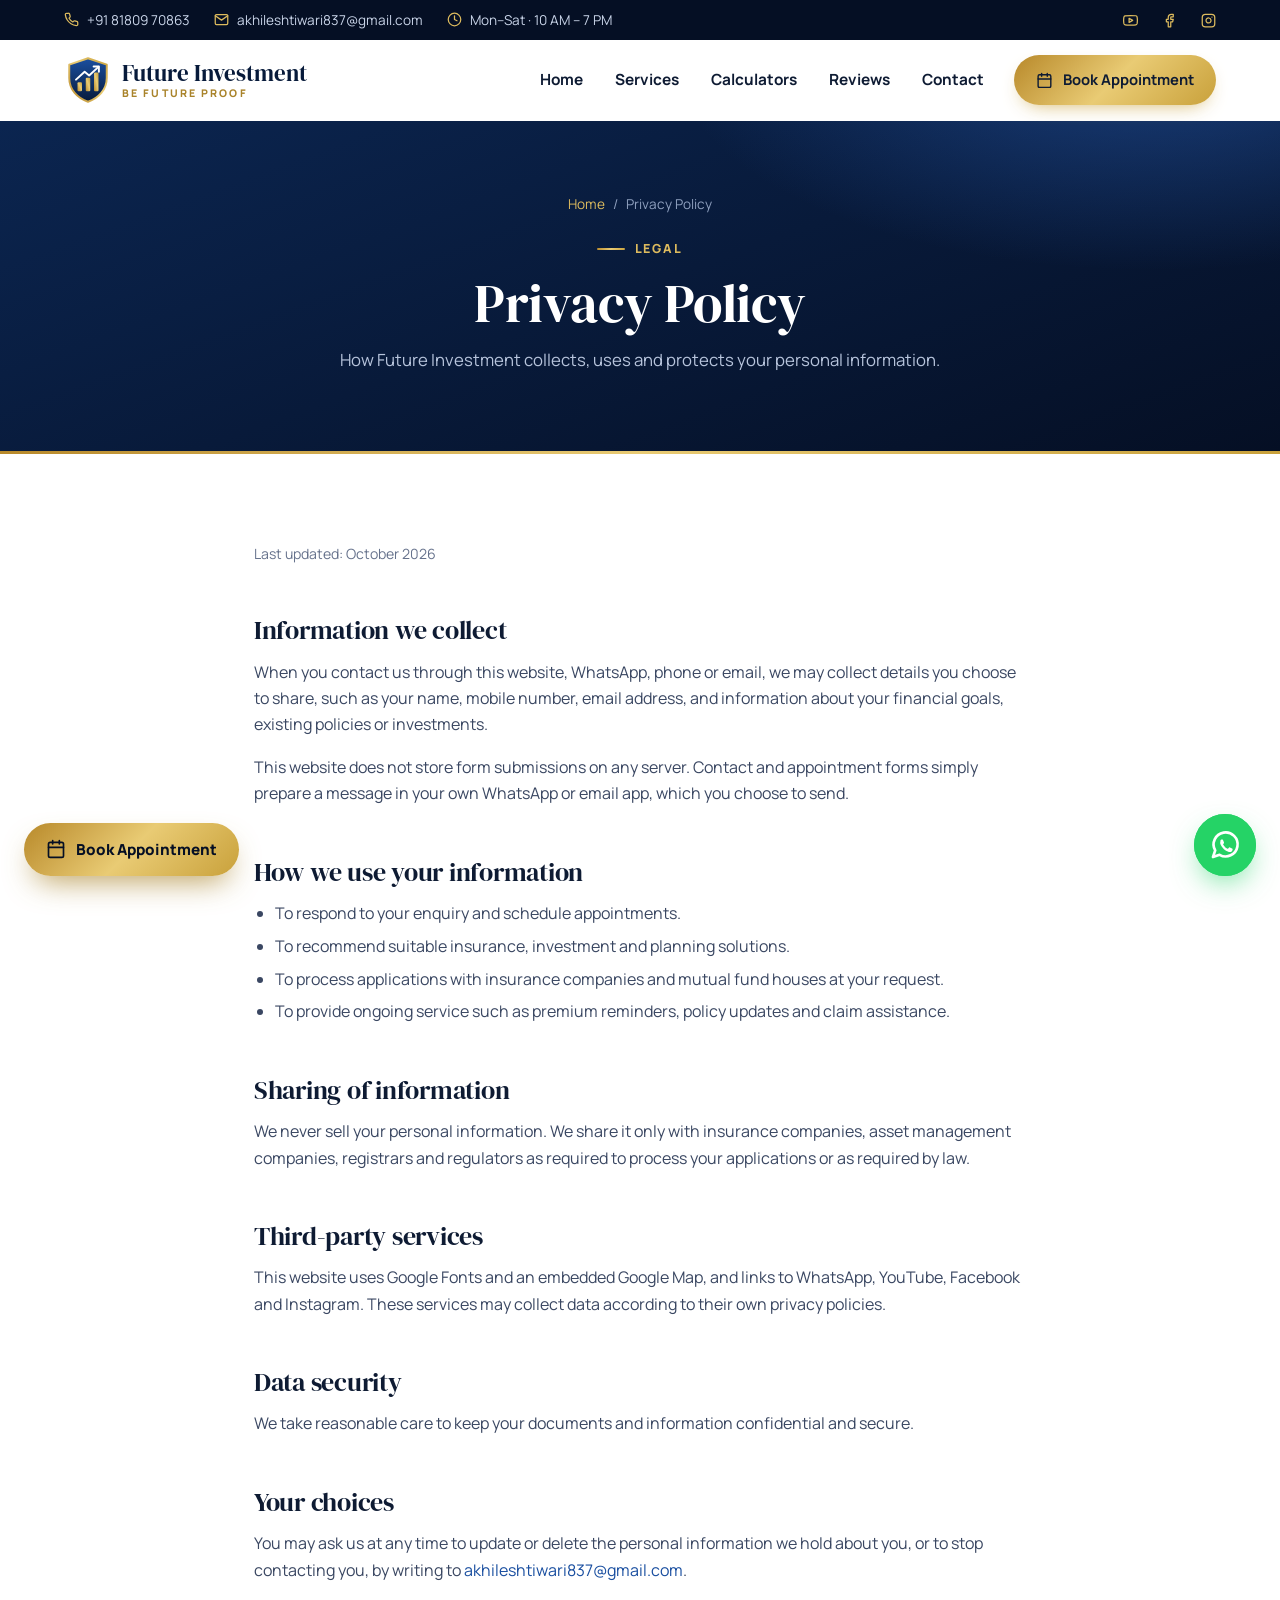
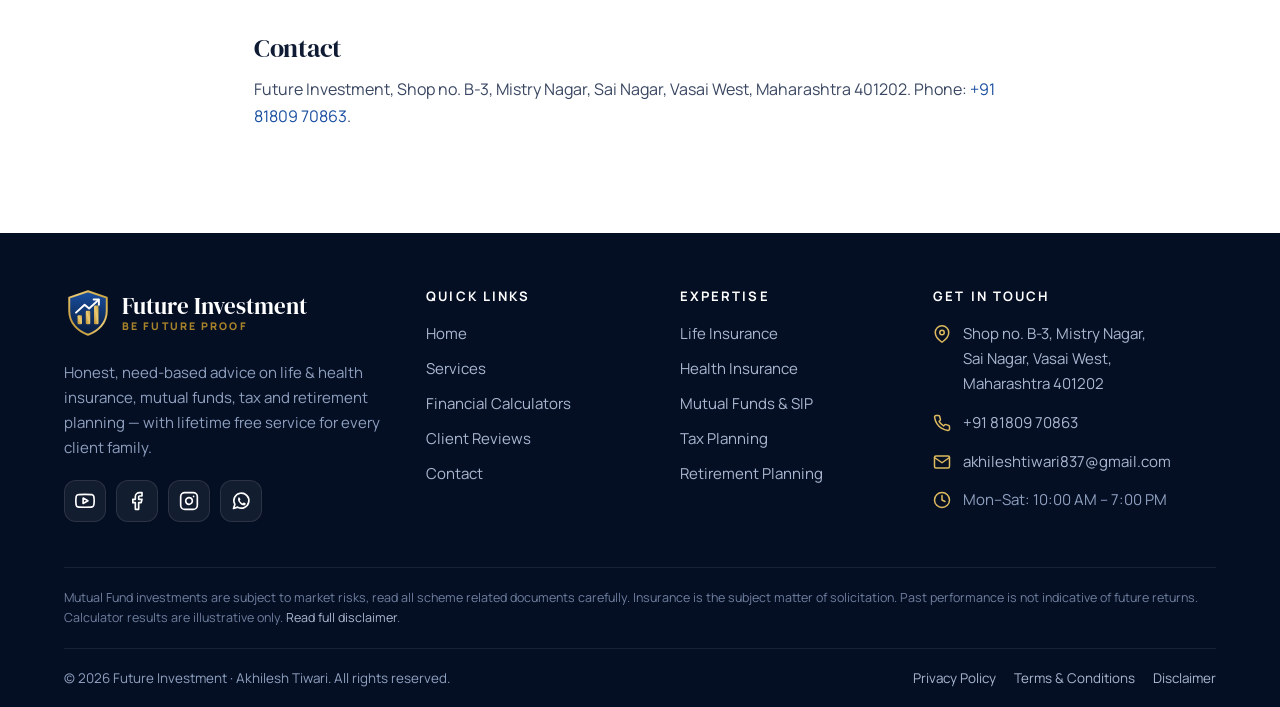
<file: privacy-policy.html>
<!doctype html>
<html lang="en-IN" class="no-js">
<head>
<meta charset="utf-8">
<meta name="viewport" content="width=device-width, initial-scale=1, viewport-fit=cover">
<title>Privacy Policy | Future Investment</title>
<meta name="description" content="How Future Investment collects, uses and protects your personal information.">
<meta name="theme-color" content="#071A3A">
<meta property="og:type" content="website">
<meta property="og:site_name" content="Future Investment">
<meta property="og:title" content="Privacy Policy | Future Investment">
<meta property="og:description" content="How Future Investment collects, uses and protects your personal information.">
<meta property="og:image" content="assets/img/akhilesh-tiwari.webp">
<link rel="icon" type="image/svg+xml" href="assets/img/logo.svg">
<link rel="apple-touch-icon" href="assets/img/logo.svg">
<link rel="preconnect" href="https://fonts.googleapis.com">
<link rel="preconnect" href="https://fonts.gstatic.com" crossorigin>
<link href="https://fonts.googleapis.com/css2?family=DM+Serif+Display:ital@0;1&family=Manrope:wght@400;500;600;700;800&display=swap" rel="stylesheet">
<link rel="stylesheet" href="assets/css/style.css">


</head><body>
<svg width="0" height="0" style="position:absolute" aria-hidden="true" focusable="false"><defs><symbol id="i-phone" viewBox="0 0 24 24"><path d="M22 16.92v3a2 2 0 0 1-2.18 2 19.79 19.79 0 0 1-8.63-3.07 19.5 19.5 0 0 1-6-6 19.79 19.79 0 0 1-3.07-8.67A2 2 0 0 1 4.11 2h3a2 2 0 0 1 2 1.72c.13.96.36 1.9.7 2.81a2 2 0 0 1-.45 2.11L8.09 9.91a16 16 0 0 0 6 6l1.27-1.27a2 2 0 0 1 2.11-.45c.91.34 1.85.57 2.81.7A2 2 0 0 1 22 16.92z"/></symbol><symbol id="i-mail" viewBox="0 0 24 24"><path d="M4 4h16a2 2 0 0 1 2 2v12a2 2 0 0 1-2 2H4a2 2 0 0 1-2-2V6a2 2 0 0 1 2-2z"/><polyline points="22,6 12,13 2,6"/></symbol><symbol id="i-pin" viewBox="0 0 24 24"><path d="M21 10c0 7-9 13-9 13s-9-6-9-13a9 9 0 0 1 18 0z"/><circle cx="12" cy="10" r="3"/></symbol><symbol id="i-clock" viewBox="0 0 24 24"><circle cx="12" cy="12" r="10"/><polyline points="12 6 12 12 16 14"/></symbol><symbol id="i-calendar" viewBox="0 0 24 24"><rect x="3" y="4" width="18" height="18" rx="2"/><line x1="16" y1="2" x2="16" y2="6"/><line x1="8" y1="2" x2="8" y2="6"/><line x1="3" y1="10" x2="21" y2="10"/></symbol><symbol id="i-shield" viewBox="0 0 24 24"><path d="M12 22s8-4 8-10V5l-8-3-8 3v7c0 6 8 10 8 10z"/><polyline points="9 12 11 14 15 10"/></symbol><symbol id="i-heart" viewBox="0 0 24 24"><path d="M20.84 4.61a5.5 5.5 0 0 0-7.78 0L12 5.67l-1.06-1.06a5.5 5.5 0 0 0-7.78 7.78l1.06 1.06L12 21.23l7.78-7.78 1.06-1.06a5.5 5.5 0 0 0 0-7.78z"/><polyline points="7 12 9.5 12 11 9.5 13 14 14.5 12 17 12"/></symbol><symbol id="i-trending" viewBox="0 0 24 24"><polyline points="23 6 13.5 15.5 8.5 10.5 1 18"/><polyline points="17 6 23 6 23 12"/></symbol><symbol id="i-check" viewBox="0 0 24 24"><polyline points="20 6 9 17 4 12"/></symbol><symbol id="i-percent" viewBox="0 0 24 24"><line x1="19" y1="5" x2="5" y2="19"/><circle cx="6.5" cy="6.5" r="2.5"/><circle cx="17.5" cy="17.5" r="2.5"/></symbol><symbol id="i-umbrella" viewBox="0 0 24 24"><path d="M23 12a11.05 11.05 0 0 0-22 0zm-5 7a3 3 0 0 1-6 0v-7"/></symbol><symbol id="i-book" viewBox="0 0 24 24"><path d="M2 3h6a4 4 0 0 1 4 4v14a3 3 0 0 0-3-3H2z"/><path d="M22 3h-6a4 4 0 0 0-4 4v14a3 3 0 0 1 3-3h7z"/></symbol><symbol id="i-grad" viewBox="0 0 24 24"><path d="M22 10 12 5 2 10l10 5 10-5z"/><path d="M6 12v5c3 3 9 3 12 0v-5"/><path d="M22 10v6"/></symbol><symbol id="i-sunset" viewBox="0 0 24 24"><path d="M17 18a5 5 0 0 0-10 0"/><line x1="12" y1="9" x2="12" y2="2"/><line x1="4.22" y1="10.22" x2="5.64" y2="11.64"/><line x1="1" y1="18" x2="3" y2="18"/><line x1="21" y1="18" x2="23" y2="18"/><line x1="18.36" y1="11.64" x2="19.78" y2="10.22"/><line x1="23" y1="22" x2="1" y2="22"/><polyline points="16 5 12 9 8 5"/></symbol><symbol id="i-pie" viewBox="0 0 24 24"><path d="M21.21 15.89A10 10 0 1 1 8 2.83"/><path d="M22 12A10 10 0 0 0 12 2v10z"/></symbol><symbol id="i-users" viewBox="0 0 24 24"><path d="M17 21v-2a4 4 0 0 0-4-4H5a4 4 0 0 0-4 4v2"/><circle cx="9" cy="7" r="4"/><path d="M23 21v-2a4 4 0 0 0-3-3.87"/><path d="M16 3.13a4 4 0 0 1 0 7.75"/></symbol><symbol id="i-award" viewBox="0 0 24 24"><circle cx="12" cy="8" r="7"/><polyline points="8.21 13.89 7 23 12 20 17 23 15.79 13.88"/></symbol><symbol id="i-refresh" viewBox="0 0 24 24"><polyline points="23 4 23 10 17 10"/><polyline points="1 20 1 14 7 14"/><path d="M3.51 9a9 9 0 0 1 14.85-3.36L23 10M1 14l4.64 4.36A9 9 0 0 0 20.49 15"/></symbol><symbol id="i-bell" viewBox="0 0 24 24"><path d="M18 8A6 6 0 0 0 6 8c0 7-3 9-3 9h18s-3-2-3-9"/><path d="M13.73 21a2 2 0 0 1-3.46 0"/></symbol><symbol id="i-usercheck" viewBox="0 0 24 24"><path d="M16 21v-2a4 4 0 0 0-4-4H5a4 4 0 0 0-4 4v2"/><circle cx="8.5" cy="7" r="4"/><polyline points="17 11 19 13 23 9"/></symbol><symbol id="i-menu" viewBox="0 0 24 24"><line x1="3" y1="6" x2="21" y2="6"/><line x1="3" y1="12" x2="21" y2="12"/><line x1="3" y1="18" x2="21" y2="18"/></symbol><symbol id="i-close" viewBox="0 0 24 24"><line x1="18" y1="6" x2="6" y2="18"/><line x1="6" y1="6" x2="18" y2="18"/></symbol><symbol id="i-arrow" viewBox="0 0 24 24"><line x1="5" y1="12" x2="19" y2="12"/><polyline points="12 5 19 12 12 19"/></symbol><symbol id="i-plus" viewBox="0 0 24 24"><line x1="12" y1="5" x2="12" y2="19"/><line x1="5" y1="12" x2="19" y2="12"/></symbol><symbol id="i-home" viewBox="0 0 24 24"><path d="M3 9l9-7 9 7v11a2 2 0 0 1-2 2H5a2 2 0 0 1-2-2z"/><polyline points="9 22 9 12 15 12 15 22"/></symbol><symbol id="i-coins" viewBox="0 0 24 24"><path d="M6 3h12"/><path d="M6 8h12"/><path d="m6 13 8.5 8"/><path d="M6 13h3c6.67 0 6.67-10 0-10"/></symbol><symbol id="i-target" viewBox="0 0 24 24"><circle cx="12" cy="12" r="10"/><circle cx="12" cy="12" r="6"/><circle cx="12" cy="12" r="2"/></symbol><symbol id="i-activity" viewBox="0 0 24 24"><polyline points="22 12 18 12 15 21 9 3 6 12 2 12"/></symbol><symbol id="i-ruler" viewBox="0 0 24 24"><path d="M21.3 15.3a2.4 2.4 0 0 1 0 3.4l-2.6 2.6a2.4 2.4 0 0 1-3.4 0L2.7 8.7a2.41 2.41 0 0 1 0-3.4l2.6-2.6a2.41 2.41 0 0 1 3.4 0Z"/><path d="m14.5 12.5 2-2"/><path d="m11.5 9.5 2-2"/><path d="m8.5 6.5 2-2"/><path d="m17.5 15.5 2-2"/></symbol><symbol id="i-calculator" viewBox="0 0 24 24"><rect x="4" y="2" width="16" height="20" rx="2"/><line x1="8" y1="6" x2="16" y2="6"/><line x1="16" y1="14" x2="16" y2="18"/><path d="M16 10h.01M12 10h.01M8 10h.01M12 14h.01M8 14h.01M12 18h.01M8 18h.01"/></symbol><symbol id="i-eye" viewBox="0 0 24 24"><path d="M1 12s4-8 11-8 11 8 11 8-4 8-11 8-11-8-11-8z"/><circle cx="12" cy="12" r="3"/></symbol><symbol id="i-lock" viewBox="0 0 24 24"><rect x="3" y="11" width="18" height="11" rx="2"/><path d="M7 11V7a5 5 0 0 1 10 0v4"/></symbol><symbol id="i-briefcase" viewBox="0 0 24 24"><rect x="2" y="7" width="20" height="14" rx="2"/><path d="M16 21V5a2 2 0 0 0-2-2h-4a2 2 0 0 0-2 2v16"/></symbol><symbol id="i-smartphone" viewBox="0 0 24 24"><rect x="5" y="2" width="14" height="20" rx="2"/><line x1="12" y1="18" x2="12.01" y2="18"/></symbol><symbol id="i-search" viewBox="0 0 24 24"><circle cx="11" cy="11" r="8"/><line x1="21" y1="21" x2="16.65" y2="16.65"/></symbol><symbol id="i-clipboard" viewBox="0 0 24 24"><path d="M16 4h2a2 2 0 0 1 2 2v14a2 2 0 0 1-2 2H6a2 2 0 0 1-2-2V6a2 2 0 0 1 2-2h2"/><rect x="8" y="2" width="8" height="4" rx="1"/><path d="m9 14 2 2 4-4"/></symbol><symbol id="i-message" viewBox="0 0 24 24"><path d="M21 11.5a8.38 8.38 0 0 1-.9 3.8 8.5 8.5 0 0 1-7.6 4.7 8.38 8.38 0 0 1-3.8-.9L3 21l1.9-5.7a8.38 8.38 0 0 1-.9-3.8 8.5 8.5 0 0 1 4.7-7.6 8.38 8.38 0 0 1 3.8-.9h.5a8.48 8.48 0 0 1 8 8v.5z"/></symbol><symbol id="i-star" viewBox="0 0 24 24"><polygon points="12 2 15.09 8.26 22 9.27 17 14.14 18.18 21.02 12 17.77 5.82 21.02 7 14.14 2 9.27 8.91 8.26 12 2"/></symbol><symbol id="i-edit" viewBox="0 0 24 24"><path d="M12 20h9"/><path d="M16.5 3.5a2.12 2.12 0 0 1 3 3L7 19l-4 1 1-4L16.5 3.5z"/></symbol><symbol id="i-handshake" viewBox="0 0 24 24"><path d="m11 17 2 2a1 1 0 1 0 3-3"/><path d="m14 14 2.5 2.5a1 1 0 1 0 3-3l-3.88-3.88a3 3 0 0 0-4.24 0l-.88.88a1 1 0 1 1-3-3l2.81-2.81a5.79 5.79 0 0 1 7.06-.87l.47.28a2 2 0 0 0 1.42.25L21 4"/><path d="m21 3 1 11h-2"/><path d="M3 3 2 14l6.5 6.5a1 1 0 1 0 3-3"/><path d="M3 4h8"/></symbol><symbol id="i-directions" viewBox="0 0 24 24"><polygon points="3 11 22 2 13 21 11 13 3 11"/></symbol><symbol id="i-whatsapp" viewBox="0 0 24 24"><path d="M3 21l1.65-4.95A9 9 0 1 1 7.95 19.35z"/><path d="M8.6 8.4c.2-.5.5-.6.8-.6h.5c.2 0 .4 0 .6.5l.7 1.7c.1.2.1.4 0 .6l-.5.7c-.1.2-.2.3 0 .6.4.7 1 1.4 1.6 1.9.6.5 1.2.8 1.6 1 .2.1.4.1.5-.1l.7-.8c.2-.2.3-.2.6-.1l1.6.8c.2.1.4.2.4.4.1.3 0 1.1-.5 1.6-.5.5-1.4.8-2.3.6-1-.2-2.4-.8-3.7-2-1.4-1.3-2.2-2.7-2.6-3.7-.3-.9-.2-1.8 0-2.3z" fill="currentColor" stroke="none"/></symbol><symbol id="i-youtube" viewBox="0 0 24 24"><path d="M22.54 6.42a2.78 2.78 0 0 0-1.94-2C18.88 4 12 4 12 4s-6.88 0-8.6.46a2.78 2.78 0 0 0-1.94 2A29 29 0 0 0 1 11.75a29 29 0 0 0 .46 5.33A2.78 2.78 0 0 0 3.4 19c1.72.46 8.6.46 8.6.46s6.88 0 8.6-.46a2.78 2.78 0 0 0 1.94-2 29 29 0 0 0 .46-5.25 29 29 0 0 0-.46-5.33z"/><polygon points="9.75 15.02 15.5 11.75 9.75 8.48 9.75 15.02"/></symbol><symbol id="i-facebook" viewBox="0 0 24 24"><path d="M18 2h-3a5 5 0 0 0-5 5v3H7v4h3v8h4v-8h3l1-4h-4V7a1 1 0 0 1 1-1h3z"/></symbol><symbol id="i-instagram" viewBox="0 0 24 24"><rect x="2" y="2" width="20" height="20" rx="5"/><path d="M16 11.37A4 4 0 1 1 12.63 8 4 4 0 0 1 16 11.37z"/><line x1="17.5" y1="6.5" x2="17.51" y2="6.5"/></symbol></defs></svg>
<a class="skip-link" href="#main">Skip to content</a>

<div class="topbar">
  <div class="container">
    <div class="topbar-info">
      <a href="tel:+918180970863"><svg class="icon" aria-hidden="true"><use href="#i-phone"/></svg>+91 81809 70863</a>
      <a href="mailto:akhileshtiwari837@gmail.com"><svg class="icon" aria-hidden="true"><use href="#i-mail"/></svg>akhileshtiwari837@gmail.com</a>
      <a href="https://maps.app.goo.gl/KNMFymkLSyfnHJca7" target="_blank" rel="noopener"><svg class="icon" aria-hidden="true"><use href="#i-clock"/></svg>Mon–Sat · 10 AM – 7 PM</a>
    </div>
    <div class="topbar-info">
      <a href="https://www.youtube.com/@akhileshtiwari2902" target="_blank" rel="noopener" aria-label="YouTube"><svg class="icon" aria-hidden="true"><use href="#i-youtube"/></svg></a>
      <a href="https://www.facebook.com/people/Future-Investments-Financial-Advisor/100064087270438/" target="_blank" rel="noopener" aria-label="Facebook"><svg class="icon" aria-hidden="true"><use href="#i-facebook"/></svg></a>
      <a href="https://www.instagram.com/akhilesh.tiwari.lic?utm_source=ig_web_button_share_sheet&stkn=ZDNlZDc0MzIxNw==" target="_blank" rel="noopener" aria-label="Instagram"><svg class="icon" aria-hidden="true"><use href="#i-instagram"/></svg></a>
    </div>
  </div>
</div>

<header class="site-header">
  <div class="container header-inner">
    <a class="brand" href="index.html" aria-label="Future Investment — Home">
      <img src="assets/img/logo.svg" alt="" width="48" height="48">
      <span class="brand-text"><span class="brand-name">Future Investment</span><span class="brand-tag">Be Future Proof</span></span>
    </a>
    <button class="nav-toggle" type="button" aria-label="Open menu" aria-expanded="false" aria-controls="primary-nav">
      <svg class="icon icon-menu" aria-hidden="true"><use href="#i-menu"/></svg><svg class="icon icon-close" aria-hidden="true"><use href="#i-close"/></svg>
    </button>
    <nav class="primary-nav" id="primary-nav" aria-label="Main">
    <a href="index.html">Home</a>
    <a href="services.html">Services</a>
    <a href="calculators.html">Calculators</a>
    <a href="reviews.html">Reviews</a>
    <a href="contact.html">Contact</a>
    <a href="contact.html" class="btn btn-gold nav-cta" data-book><svg class="icon" aria-hidden="true"><use href="#i-calendar"/></svg>Book Appointment</a>
    <div class="nav-contact-mobile">
      <a href="tel:+918180970863"><svg class="icon" aria-hidden="true"><use href="#i-phone"/></svg>+91 81809 70863</a>
      <a href="mailto:akhileshtiwari837@gmail.com"><svg class="icon" aria-hidden="true"><use href="#i-mail"/></svg>akhileshtiwari837@gmail.com</a>
      <a href="https://wa.me/918180970863?text=Hi%20Akhilesh%20ji%2C%20I%20visited%20the%20Future%20Investment%20website%20and%20would%20like%20to%20know%20more%20about%20your%20services." target="_blank" rel="noopener"><svg class="icon" aria-hidden="true"><use href="#i-whatsapp"/></svg>Chat on WhatsApp</a>
    </div>
    </nav>
  </div>
</header>
<main id="main"><section class="page-hero">
  <div class="container">
    <nav class="breadcrumb" aria-label="Breadcrumb"><a href="index.html">Home</a><span aria-hidden="true">/</span><span>Privacy Policy</span></nav>
    <span class="eyebrow">Legal</span>
    <h1>Privacy Policy</h1>
    <p>How Future Investment collects, uses and protects your personal information.</p>
  </div>
</section>
<section class="section">
  <div class="container legal">
    <p class="updated">Last updated: October 2026</p>

<h2>Information we collect</h2>
<p>When you contact us through this website, WhatsApp, phone or email, we may collect details you choose to share, such as your name, mobile number, email address, and information about your financial goals, existing policies or investments.</p>
<p>This website does not store form submissions on any server. Contact and appointment forms simply prepare a message in your own WhatsApp or email app, which you choose to send.</p>
<h2>How we use your information</h2>
<ul>
  <li>To respond to your enquiry and schedule appointments.</li>
  <li>To recommend suitable insurance, investment and planning solutions.</li>
  <li>To process applications with insurance companies and mutual fund houses at your request.</li>
  <li>To provide ongoing service such as premium reminders, policy updates and claim assistance.</li>
</ul>
<h2>Sharing of information</h2>
<p>We never sell your personal information. We share it only with insurance companies, asset management companies, registrars and regulators as required to process your applications or as required by law.</p>
<h2>Third-party services</h2>
<p>This website uses Google Fonts and an embedded Google Map, and links to WhatsApp, YouTube, Facebook and Instagram. These services may collect data according to their own privacy policies.</p>
<h2>Data security</h2>
<p>We take reasonable care to keep your documents and information confidential and secure.</p>
<h2>Your choices</h2>
<p>You may ask us at any time to update or delete the personal information we hold about you, or to stop contacting you, by writing to <a href="mailto:akhileshtiwari837@gmail.com">akhileshtiwari837@gmail.com</a>.</p>
<h2>Contact</h2>
<p>Future Investment, Shop no. B-3, Mistry Nagar, Sai Nagar, Vasai West, Maharashtra 401202. Phone: <a href="tel:+918180970863">+91 81809 70863</a>.</p>

  </div>
</section>
</main>

<footer class="site-footer">
  <div class="container">
    <div class="footer-grid">
      <div class="footer-brand">
        <a class="brand" href="index.html">
          <img src="assets/img/logo.svg" alt="" width="48" height="48" loading="lazy">
          <span class="brand-text"><span class="brand-name">Future Investment</span><span class="brand-tag">Be Future Proof</span></span>
        </a>
        <p>Honest, need-based advice on life &amp; health insurance, mutual funds, tax and retirement planning — with lifetime free service for every client family.</p>
        <div class="socials">
  <a href="https://www.youtube.com/@akhileshtiwari2902" target="_blank" rel="noopener" aria-label="YouTube"><svg class="icon" aria-hidden="true"><use href="#i-youtube"/></svg></a>
  <a href="https://www.facebook.com/people/Future-Investments-Financial-Advisor/100064087270438/" target="_blank" rel="noopener" aria-label="Facebook"><svg class="icon" aria-hidden="true"><use href="#i-facebook"/></svg></a>
  <a href="https://www.instagram.com/akhilesh.tiwari.lic?utm_source=ig_web_button_share_sheet&stkn=ZDNlZDc0MzIxNw==" target="_blank" rel="noopener" aria-label="Instagram"><svg class="icon" aria-hidden="true"><use href="#i-instagram"/></svg></a>
  <a href="https://wa.me/918180970863?text=Hi%20Akhilesh%20ji%2C%20I%20visited%20the%20Future%20Investment%20website%20and%20would%20like%20to%20know%20more%20about%20your%20services." target="_blank" rel="noopener" aria-label="WhatsApp"><svg class="icon" aria-hidden="true"><use href="#i-whatsapp"/></svg></a>
</div>
      </div>
      <div>
        <h4>Quick Links</h4>
        <ul class="footer-links">
          <li><a href="index.html">Home</a></li>
          <li><a href="services.html">Services</a></li>
          <li><a href="calculators.html">Financial Calculators</a></li>
          <li><a href="reviews.html">Client Reviews</a></li>
          <li><a href="contact.html">Contact</a></li>
        </ul>
      </div>
      <div>
        <h4>Expertise</h4>
        <ul class="footer-links">
          <li><a href="services.html#paid">Life Insurance</a></li>
          <li><a href="services.html#paid">Health Insurance</a></li>
          <li><a href="services.html#paid">Mutual Funds &amp; SIP</a></li>
          <li><a href="services.html#paid">Tax Planning</a></li>
          <li><a href="services.html#paid">Retirement Planning</a></li>
        </ul>
      </div>
      <div>
        <h4>Get in Touch</h4>
        <ul class="footer-contact">
          <li><svg class="icon" aria-hidden="true"><use href="#i-pin"/></svg><a href="https://maps.app.goo.gl/KNMFymkLSyfnHJca7" target="_blank" rel="noopener">Shop no. B-3, Mistry Nagar,<br>Sai Nagar, Vasai West,<br>Maharashtra 401202</a></li>
          <li><svg class="icon" aria-hidden="true"><use href="#i-phone"/></svg><a href="tel:+918180970863">+91 81809 70863</a></li>
          <li><svg class="icon" aria-hidden="true"><use href="#i-mail"/></svg><a href="mailto:akhileshtiwari837@gmail.com">akhileshtiwari837@gmail.com</a></li>
          <li><svg class="icon" aria-hidden="true"><use href="#i-clock"/></svg><span>Mon–Sat: 10:00 AM – 7:00 PM</span></li>
        </ul>
      </div>
    </div>
    <div class="footer-disclaimer">
      <!-- Add your registration details here, e.g. "AMFI-registered Mutual Fund Distributor · ARN-XXXXX" / insurance agency code -->
      Mutual Fund investments are subject to market risks, read all scheme related documents carefully. Insurance is the subject matter of solicitation. Past performance is not indicative of future returns. Calculator results are illustrative only. <a href="disclaimer.html">Read full disclaimer</a>.
    </div>
    <div class="footer-bottom">
      <span>© <span data-year>2026</span> Future Investment · Akhilesh Tiwari. All rights reserved.</span>
      <nav class="legal-links" aria-label="Legal">
        <a href="privacy-policy.html">Privacy Policy</a>
        <a href="terms.html">Terms &amp; Conditions</a>
        <a href="disclaimer.html">Disclaimer</a>
      </nav>
    </div>
  </div>
</footer>

<!-- Sticky actions -->
<a class="fab-whatsapp" href="https://wa.me/918180970863?text=Hi%20Akhilesh%20ji%2C%20I%20visited%20the%20Future%20Investment%20website%20and%20would%20like%20to%20know%20more%20about%20your%20services." target="_blank" rel="noopener" aria-label="Chat on WhatsApp"><svg class="icon" aria-hidden="true"><use href="#i-whatsapp"/></svg><span class="fab-tip">Chat with Akhilesh</span></a>
<button class="fab-book" type="button" data-book><svg class="icon" aria-hidden="true"><use href="#i-calendar"/></svg>Book Appointment</button>
<nav class="mobile-bar" aria-label="Quick contact">
  <a class="mb-call" href="tel:+918180970863"><svg class="icon" aria-hidden="true"><use href="#i-phone"/></svg>Call</a>
  <a class="mb-wa" href="https://wa.me/918180970863?text=Hi%20Akhilesh%20ji%2C%20I%20visited%20the%20Future%20Investment%20website%20and%20would%20like%20to%20know%20more%20about%20your%20services." target="_blank" rel="noopener"><svg class="icon" aria-hidden="true"><use href="#i-whatsapp"/></svg>WhatsApp</a>
  <button class="mb-book" type="button" data-book><svg class="icon" aria-hidden="true"><use href="#i-calendar"/></svg>Book Appointment</button>
</nav>

<!-- Appointment modal -->
<div class="modal" id="appointment-modal" role="dialog" aria-modal="true" aria-labelledby="appt-title" aria-hidden="true">
  <div class="modal-backdrop" data-close-modal></div>
  <div class="modal-dialog">
    <div class="modal-head">
      <h2 id="appt-title">Book an Appointment</h2>
      <p>Free consultation · Office visit, phone or video call</p>
      <button class="modal-close" type="button" data-close-modal aria-label="Close"><svg class="icon" aria-hidden="true"><use href="#i-close"/></svg></button>
    </div>
    <div class="modal-body">
      <form data-lead-form data-title="New appointment request (Future Investment website)" novalidate>
        <div class="form-grid">
          <div class="form-field">
            <label for="ap-name">Full name <span class="req">*</span></label>
            <input id="ap-name" name="name" type="text" autocomplete="name" required data-label="Name" placeholder="Your name">
            <span class="form-error">Please enter your name.</span>
          </div>
          <div class="form-field">
            <label for="ap-phone">Mobile number <span class="req">*</span></label>
            <input id="ap-phone" name="phone" type="tel" inputmode="tel" autocomplete="tel" required data-label="Mobile" placeholder="10-digit mobile number">
            <span class="form-error">Please enter a valid 10-digit mobile number.</span>
          </div>
          <div class="form-field">
            <label for="ap-service">I need help with</label>
            <select id="ap-service" name="service" data-label="Service"><option>General Financial Consultation</option><option>Life Insurance</option><option>Health Insurance (Mediclaim)</option><option>Mutual Funds / SIP</option><option>Tax Planning</option><option>Retirement Planning</option><option>Child Education Planning</option><option>Financial Planning</option><option>Policy Service / Claim Assistance</option></select>
          </div>
          <div class="two-col">
            <div class="form-field">
              <label for="ap-date">Preferred date</label>
              <input id="ap-date" name="date" type="date" data-min-today data-label="Preferred date">
            </div>
            <div class="form-field">
              <label for="ap-time">Preferred time</label>
              <select id="ap-time" name="time" data-label="Preferred time">
                <option>Morning (10–12)</option>
                <option>Afternoon (12–3)</option>
                <option>Evening (3–7)</option>
              </select>
            </div>
          </div>
          <div class="form-field">
            <label for="ap-mode">Meeting mode</label>
            <select id="ap-mode" name="mode" data-label="Meeting mode">
              <option>Office visit (Vasai West)</option>
              <option>Phone call</option>
              <option>Video call</option>
              <option>Home visit</option>
            </select>
          </div>
          <label class="consent form-field"><input type="checkbox" required> <span>I agree to be contacted by Future Investment on call/WhatsApp regarding my enquiry.</span></label>
          <div class="form-actions">
            <button class="btn btn-gold btn-block" type="submit" data-via="whatsapp"><svg class="icon" aria-hidden="true"><use href="#i-whatsapp"/></svg>Confirm on WhatsApp</button>
            <button class="btn btn-outline btn-block" type="submit" data-via="email"><svg class="icon" aria-hidden="true"><use href="#i-mail"/></svg>Send by Email instead</button>
          </div>
          <p class="form-success" role="status">Thank you! Your request is ready in WhatsApp/Email — just press send and Akhilesh will confirm your slot.</p>
        </div>
      </form>
    </div>
  </div>
</div>

<script src="assets/js/main.js" defer></script>

</body>
</html>
</file>
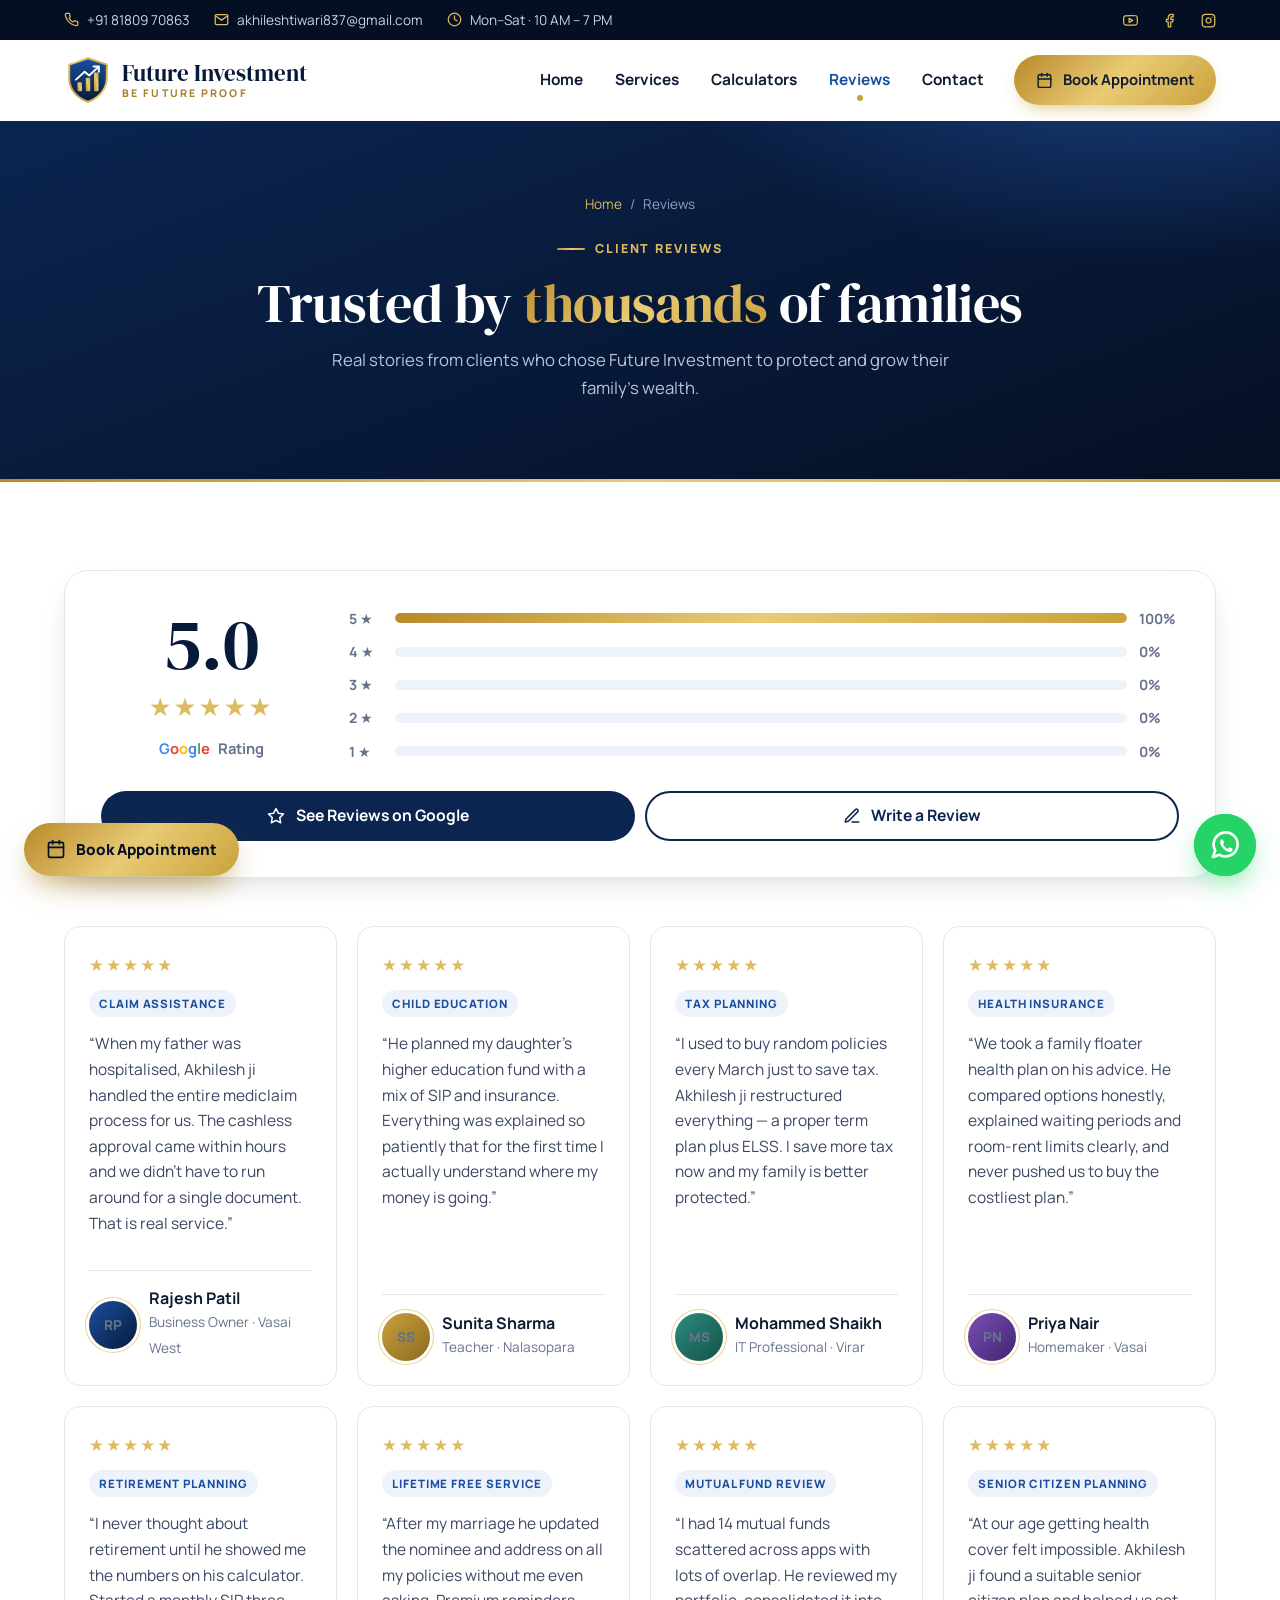
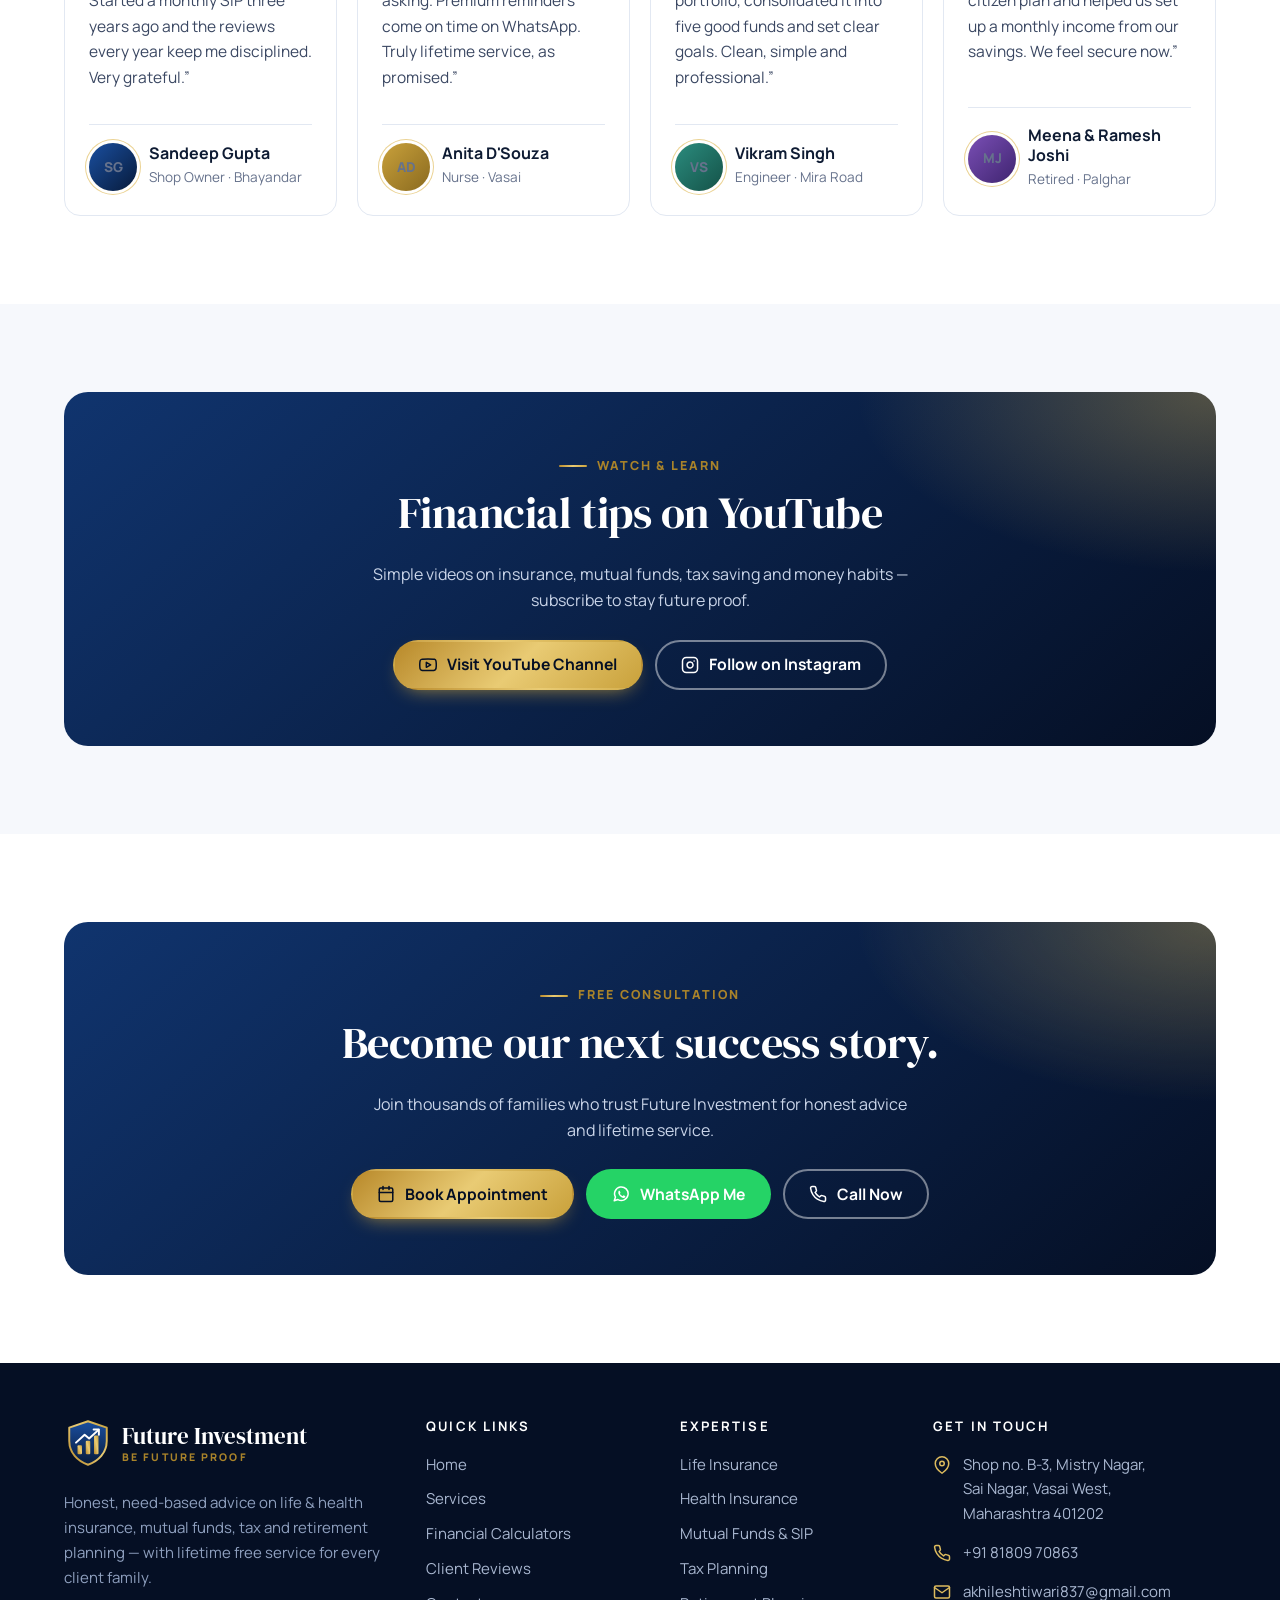
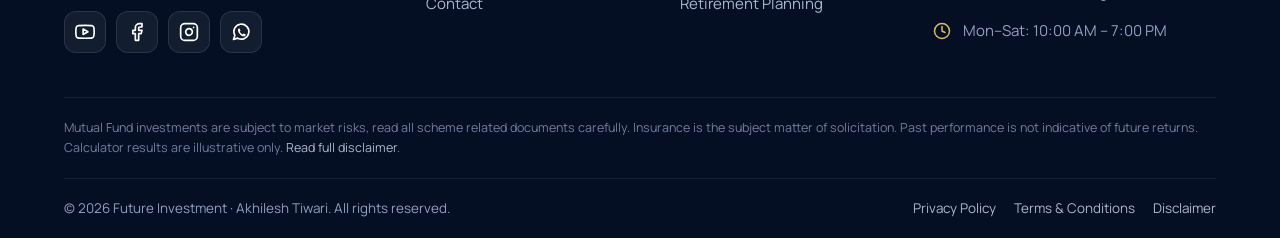
<file: reviews.html>
<!doctype html>
<html lang="en-IN" class="no-js">
<head>
<meta charset="utf-8">
<meta name="viewport" content="width=device-width, initial-scale=1, viewport-fit=cover">
<title>Client Reviews | Future Investment – Akhilesh Tiwari ★ 5.0</title>
<meta name="description" content="Read what families in Vasai, Virar, Nalasopara and Mumbai say about Akhilesh Tiwari's financial advice, claim support and lifetime free service. Rated 5.0 on Google.">
<meta name="theme-color" content="#071A3A">
<meta property="og:type" content="website">
<meta property="og:site_name" content="Future Investment">
<meta property="og:title" content="Client Reviews | Future Investment – Akhilesh Tiwari ★ 5.0">
<meta property="og:description" content="Read what families in Vasai, Virar, Nalasopara and Mumbai say about Akhilesh Tiwari's financial advice, claim support and lifetime free service. Rated 5.0 on Google.">
<meta property="og:image" content="assets/img/akhilesh-tiwari.webp">
<link rel="icon" type="image/svg+xml" href="assets/img/logo.svg">
<link rel="apple-touch-icon" href="assets/img/logo.svg">
<link rel="preconnect" href="https://fonts.googleapis.com">
<link rel="preconnect" href="https://fonts.gstatic.com" crossorigin>
<link href="https://fonts.googleapis.com/css2?family=DM+Serif+Display:ital@0;1&family=Manrope:wght@400;500;600;700;800&display=swap" rel="stylesheet">
<link rel="stylesheet" href="assets/css/style.css">


</head><body>
<svg width="0" height="0" style="position:absolute" aria-hidden="true" focusable="false"><defs><symbol id="i-phone" viewBox="0 0 24 24"><path d="M22 16.92v3a2 2 0 0 1-2.18 2 19.79 19.79 0 0 1-8.63-3.07 19.5 19.5 0 0 1-6-6 19.79 19.79 0 0 1-3.07-8.67A2 2 0 0 1 4.11 2h3a2 2 0 0 1 2 1.72c.13.96.36 1.9.7 2.81a2 2 0 0 1-.45 2.11L8.09 9.91a16 16 0 0 0 6 6l1.27-1.27a2 2 0 0 1 2.11-.45c.91.34 1.85.57 2.81.7A2 2 0 0 1 22 16.92z"/></symbol><symbol id="i-mail" viewBox="0 0 24 24"><path d="M4 4h16a2 2 0 0 1 2 2v12a2 2 0 0 1-2 2H4a2 2 0 0 1-2-2V6a2 2 0 0 1 2-2z"/><polyline points="22,6 12,13 2,6"/></symbol><symbol id="i-pin" viewBox="0 0 24 24"><path d="M21 10c0 7-9 13-9 13s-9-6-9-13a9 9 0 0 1 18 0z"/><circle cx="12" cy="10" r="3"/></symbol><symbol id="i-clock" viewBox="0 0 24 24"><circle cx="12" cy="12" r="10"/><polyline points="12 6 12 12 16 14"/></symbol><symbol id="i-calendar" viewBox="0 0 24 24"><rect x="3" y="4" width="18" height="18" rx="2"/><line x1="16" y1="2" x2="16" y2="6"/><line x1="8" y1="2" x2="8" y2="6"/><line x1="3" y1="10" x2="21" y2="10"/></symbol><symbol id="i-shield" viewBox="0 0 24 24"><path d="M12 22s8-4 8-10V5l-8-3-8 3v7c0 6 8 10 8 10z"/><polyline points="9 12 11 14 15 10"/></symbol><symbol id="i-heart" viewBox="0 0 24 24"><path d="M20.84 4.61a5.5 5.5 0 0 0-7.78 0L12 5.67l-1.06-1.06a5.5 5.5 0 0 0-7.78 7.78l1.06 1.06L12 21.23l7.78-7.78 1.06-1.06a5.5 5.5 0 0 0 0-7.78z"/><polyline points="7 12 9.5 12 11 9.5 13 14 14.5 12 17 12"/></symbol><symbol id="i-trending" viewBox="0 0 24 24"><polyline points="23 6 13.5 15.5 8.5 10.5 1 18"/><polyline points="17 6 23 6 23 12"/></symbol><symbol id="i-check" viewBox="0 0 24 24"><polyline points="20 6 9 17 4 12"/></symbol><symbol id="i-percent" viewBox="0 0 24 24"><line x1="19" y1="5" x2="5" y2="19"/><circle cx="6.5" cy="6.5" r="2.5"/><circle cx="17.5" cy="17.5" r="2.5"/></symbol><symbol id="i-umbrella" viewBox="0 0 24 24"><path d="M23 12a11.05 11.05 0 0 0-22 0zm-5 7a3 3 0 0 1-6 0v-7"/></symbol><symbol id="i-book" viewBox="0 0 24 24"><path d="M2 3h6a4 4 0 0 1 4 4v14a3 3 0 0 0-3-3H2z"/><path d="M22 3h-6a4 4 0 0 0-4 4v14a3 3 0 0 1 3-3h7z"/></symbol><symbol id="i-grad" viewBox="0 0 24 24"><path d="M22 10 12 5 2 10l10 5 10-5z"/><path d="M6 12v5c3 3 9 3 12 0v-5"/><path d="M22 10v6"/></symbol><symbol id="i-sunset" viewBox="0 0 24 24"><path d="M17 18a5 5 0 0 0-10 0"/><line x1="12" y1="9" x2="12" y2="2"/><line x1="4.22" y1="10.22" x2="5.64" y2="11.64"/><line x1="1" y1="18" x2="3" y2="18"/><line x1="21" y1="18" x2="23" y2="18"/><line x1="18.36" y1="11.64" x2="19.78" y2="10.22"/><line x1="23" y1="22" x2="1" y2="22"/><polyline points="16 5 12 9 8 5"/></symbol><symbol id="i-pie" viewBox="0 0 24 24"><path d="M21.21 15.89A10 10 0 1 1 8 2.83"/><path d="M22 12A10 10 0 0 0 12 2v10z"/></symbol><symbol id="i-users" viewBox="0 0 24 24"><path d="M17 21v-2a4 4 0 0 0-4-4H5a4 4 0 0 0-4 4v2"/><circle cx="9" cy="7" r="4"/><path d="M23 21v-2a4 4 0 0 0-3-3.87"/><path d="M16 3.13a4 4 0 0 1 0 7.75"/></symbol><symbol id="i-award" viewBox="0 0 24 24"><circle cx="12" cy="8" r="7"/><polyline points="8.21 13.89 7 23 12 20 17 23 15.79 13.88"/></symbol><symbol id="i-refresh" viewBox="0 0 24 24"><polyline points="23 4 23 10 17 10"/><polyline points="1 20 1 14 7 14"/><path d="M3.51 9a9 9 0 0 1 14.85-3.36L23 10M1 14l4.64 4.36A9 9 0 0 0 20.49 15"/></symbol><symbol id="i-bell" viewBox="0 0 24 24"><path d="M18 8A6 6 0 0 0 6 8c0 7-3 9-3 9h18s-3-2-3-9"/><path d="M13.73 21a2 2 0 0 1-3.46 0"/></symbol><symbol id="i-usercheck" viewBox="0 0 24 24"><path d="M16 21v-2a4 4 0 0 0-4-4H5a4 4 0 0 0-4 4v2"/><circle cx="8.5" cy="7" r="4"/><polyline points="17 11 19 13 23 9"/></symbol><symbol id="i-menu" viewBox="0 0 24 24"><line x1="3" y1="6" x2="21" y2="6"/><line x1="3" y1="12" x2="21" y2="12"/><line x1="3" y1="18" x2="21" y2="18"/></symbol><symbol id="i-close" viewBox="0 0 24 24"><line x1="18" y1="6" x2="6" y2="18"/><line x1="6" y1="6" x2="18" y2="18"/></symbol><symbol id="i-arrow" viewBox="0 0 24 24"><line x1="5" y1="12" x2="19" y2="12"/><polyline points="12 5 19 12 12 19"/></symbol><symbol id="i-plus" viewBox="0 0 24 24"><line x1="12" y1="5" x2="12" y2="19"/><line x1="5" y1="12" x2="19" y2="12"/></symbol><symbol id="i-home" viewBox="0 0 24 24"><path d="M3 9l9-7 9 7v11a2 2 0 0 1-2 2H5a2 2 0 0 1-2-2z"/><polyline points="9 22 9 12 15 12 15 22"/></symbol><symbol id="i-coins" viewBox="0 0 24 24"><path d="M6 3h12"/><path d="M6 8h12"/><path d="m6 13 8.5 8"/><path d="M6 13h3c6.67 0 6.67-10 0-10"/></symbol><symbol id="i-target" viewBox="0 0 24 24"><circle cx="12" cy="12" r="10"/><circle cx="12" cy="12" r="6"/><circle cx="12" cy="12" r="2"/></symbol><symbol id="i-activity" viewBox="0 0 24 24"><polyline points="22 12 18 12 15 21 9 3 6 12 2 12"/></symbol><symbol id="i-ruler" viewBox="0 0 24 24"><path d="M21.3 15.3a2.4 2.4 0 0 1 0 3.4l-2.6 2.6a2.4 2.4 0 0 1-3.4 0L2.7 8.7a2.41 2.41 0 0 1 0-3.4l2.6-2.6a2.41 2.41 0 0 1 3.4 0Z"/><path d="m14.5 12.5 2-2"/><path d="m11.5 9.5 2-2"/><path d="m8.5 6.5 2-2"/><path d="m17.5 15.5 2-2"/></symbol><symbol id="i-calculator" viewBox="0 0 24 24"><rect x="4" y="2" width="16" height="20" rx="2"/><line x1="8" y1="6" x2="16" y2="6"/><line x1="16" y1="14" x2="16" y2="18"/><path d="M16 10h.01M12 10h.01M8 10h.01M12 14h.01M8 14h.01M12 18h.01M8 18h.01"/></symbol><symbol id="i-eye" viewBox="0 0 24 24"><path d="M1 12s4-8 11-8 11 8 11 8-4 8-11 8-11-8-11-8z"/><circle cx="12" cy="12" r="3"/></symbol><symbol id="i-lock" viewBox="0 0 24 24"><rect x="3" y="11" width="18" height="11" rx="2"/><path d="M7 11V7a5 5 0 0 1 10 0v4"/></symbol><symbol id="i-briefcase" viewBox="0 0 24 24"><rect x="2" y="7" width="20" height="14" rx="2"/><path d="M16 21V5a2 2 0 0 0-2-2h-4a2 2 0 0 0-2 2v16"/></symbol><symbol id="i-smartphone" viewBox="0 0 24 24"><rect x="5" y="2" width="14" height="20" rx="2"/><line x1="12" y1="18" x2="12.01" y2="18"/></symbol><symbol id="i-search" viewBox="0 0 24 24"><circle cx="11" cy="11" r="8"/><line x1="21" y1="21" x2="16.65" y2="16.65"/></symbol><symbol id="i-clipboard" viewBox="0 0 24 24"><path d="M16 4h2a2 2 0 0 1 2 2v14a2 2 0 0 1-2 2H6a2 2 0 0 1-2-2V6a2 2 0 0 1 2-2h2"/><rect x="8" y="2" width="8" height="4" rx="1"/><path d="m9 14 2 2 4-4"/></symbol><symbol id="i-message" viewBox="0 0 24 24"><path d="M21 11.5a8.38 8.38 0 0 1-.9 3.8 8.5 8.5 0 0 1-7.6 4.7 8.38 8.38 0 0 1-3.8-.9L3 21l1.9-5.7a8.38 8.38 0 0 1-.9-3.8 8.5 8.5 0 0 1 4.7-7.6 8.38 8.38 0 0 1 3.8-.9h.5a8.48 8.48 0 0 1 8 8v.5z"/></symbol><symbol id="i-star" viewBox="0 0 24 24"><polygon points="12 2 15.09 8.26 22 9.27 17 14.14 18.18 21.02 12 17.77 5.82 21.02 7 14.14 2 9.27 8.91 8.26 12 2"/></symbol><symbol id="i-edit" viewBox="0 0 24 24"><path d="M12 20h9"/><path d="M16.5 3.5a2.12 2.12 0 0 1 3 3L7 19l-4 1 1-4L16.5 3.5z"/></symbol><symbol id="i-handshake" viewBox="0 0 24 24"><path d="m11 17 2 2a1 1 0 1 0 3-3"/><path d="m14 14 2.5 2.5a1 1 0 1 0 3-3l-3.88-3.88a3 3 0 0 0-4.24 0l-.88.88a1 1 0 1 1-3-3l2.81-2.81a5.79 5.79 0 0 1 7.06-.87l.47.28a2 2 0 0 0 1.42.25L21 4"/><path d="m21 3 1 11h-2"/><path d="M3 3 2 14l6.5 6.5a1 1 0 1 0 3-3"/><path d="M3 4h8"/></symbol><symbol id="i-directions" viewBox="0 0 24 24"><polygon points="3 11 22 2 13 21 11 13 3 11"/></symbol><symbol id="i-whatsapp" viewBox="0 0 24 24"><path d="M3 21l1.65-4.95A9 9 0 1 1 7.95 19.35z"/><path d="M8.6 8.4c.2-.5.5-.6.8-.6h.5c.2 0 .4 0 .6.5l.7 1.7c.1.2.1.4 0 .6l-.5.7c-.1.2-.2.3 0 .6.4.7 1 1.4 1.6 1.9.6.5 1.2.8 1.6 1 .2.1.4.1.5-.1l.7-.8c.2-.2.3-.2.6-.1l1.6.8c.2.1.4.2.4.4.1.3 0 1.1-.5 1.6-.5.5-1.4.8-2.3.6-1-.2-2.4-.8-3.7-2-1.4-1.3-2.2-2.7-2.6-3.7-.3-.9-.2-1.8 0-2.3z" fill="currentColor" stroke="none"/></symbol><symbol id="i-youtube" viewBox="0 0 24 24"><path d="M22.54 6.42a2.78 2.78 0 0 0-1.94-2C18.88 4 12 4 12 4s-6.88 0-8.6.46a2.78 2.78 0 0 0-1.94 2A29 29 0 0 0 1 11.75a29 29 0 0 0 .46 5.33A2.78 2.78 0 0 0 3.4 19c1.72.46 8.6.46 8.6.46s6.88 0 8.6-.46a2.78 2.78 0 0 0 1.94-2 29 29 0 0 0 .46-5.25 29 29 0 0 0-.46-5.33z"/><polygon points="9.75 15.02 15.5 11.75 9.75 8.48 9.75 15.02"/></symbol><symbol id="i-facebook" viewBox="0 0 24 24"><path d="M18 2h-3a5 5 0 0 0-5 5v3H7v4h3v8h4v-8h3l1-4h-4V7a1 1 0 0 1 1-1h3z"/></symbol><symbol id="i-instagram" viewBox="0 0 24 24"><rect x="2" y="2" width="20" height="20" rx="5"/><path d="M16 11.37A4 4 0 1 1 12.63 8 4 4 0 0 1 16 11.37z"/><line x1="17.5" y1="6.5" x2="17.51" y2="6.5"/></symbol></defs></svg>
<a class="skip-link" href="#main">Skip to content</a>

<div class="topbar">
  <div class="container">
    <div class="topbar-info">
      <a href="tel:+918180970863"><svg class="icon" aria-hidden="true"><use href="#i-phone"/></svg>+91 81809 70863</a>
      <a href="mailto:akhileshtiwari837@gmail.com"><svg class="icon" aria-hidden="true"><use href="#i-mail"/></svg>akhileshtiwari837@gmail.com</a>
      <a href="https://maps.app.goo.gl/KNMFymkLSyfnHJca7" target="_blank" rel="noopener"><svg class="icon" aria-hidden="true"><use href="#i-clock"/></svg>Mon–Sat · 10 AM – 7 PM</a>
    </div>
    <div class="topbar-info">
      <a href="https://www.youtube.com/@akhileshtiwari2902" target="_blank" rel="noopener" aria-label="YouTube"><svg class="icon" aria-hidden="true"><use href="#i-youtube"/></svg></a>
      <a href="https://www.facebook.com/people/Future-Investments-Financial-Advisor/100064087270438/" target="_blank" rel="noopener" aria-label="Facebook"><svg class="icon" aria-hidden="true"><use href="#i-facebook"/></svg></a>
      <a href="https://www.instagram.com/akhilesh.tiwari.lic?utm_source=ig_web_button_share_sheet&stkn=ZDNlZDc0MzIxNw==" target="_blank" rel="noopener" aria-label="Instagram"><svg class="icon" aria-hidden="true"><use href="#i-instagram"/></svg></a>
    </div>
  </div>
</div>

<header class="site-header">
  <div class="container header-inner">
    <a class="brand" href="index.html" aria-label="Future Investment — Home">
      <img src="assets/img/logo.svg" alt="" width="48" height="48">
      <span class="brand-text"><span class="brand-name">Future Investment</span><span class="brand-tag">Be Future Proof</span></span>
    </a>
    <button class="nav-toggle" type="button" aria-label="Open menu" aria-expanded="false" aria-controls="primary-nav">
      <svg class="icon icon-menu" aria-hidden="true"><use href="#i-menu"/></svg><svg class="icon icon-close" aria-hidden="true"><use href="#i-close"/></svg>
    </button>
    <nav class="primary-nav" id="primary-nav" aria-label="Main">
    <a href="index.html">Home</a>
    <a href="services.html">Services</a>
    <a href="calculators.html">Calculators</a>
    <a href="reviews.html" aria-current="page">Reviews</a>
    <a href="contact.html">Contact</a>
    <a href="contact.html" class="btn btn-gold nav-cta" data-book><svg class="icon" aria-hidden="true"><use href="#i-calendar"/></svg>Book Appointment</a>
    <div class="nav-contact-mobile">
      <a href="tel:+918180970863"><svg class="icon" aria-hidden="true"><use href="#i-phone"/></svg>+91 81809 70863</a>
      <a href="mailto:akhileshtiwari837@gmail.com"><svg class="icon" aria-hidden="true"><use href="#i-mail"/></svg>akhileshtiwari837@gmail.com</a>
      <a href="https://wa.me/918180970863?text=Hi%20Akhilesh%20ji%2C%20I%20visited%20the%20Future%20Investment%20website%20and%20would%20like%20to%20know%20more%20about%20your%20services." target="_blank" rel="noopener"><svg class="icon" aria-hidden="true"><use href="#i-whatsapp"/></svg>Chat on WhatsApp</a>
    </div>
    </nav>
  </div>
</header>
<main id="main"><section class="page-hero">
  <div class="container">
    <nav class="breadcrumb" aria-label="Breadcrumb"><a href="index.html">Home</a><span aria-hidden="true">/</span><span>Reviews</span></nav>
    <span class="eyebrow">Client reviews</span>
    <h1>Trusted by <span class="gold-text">thousands</span> of families</h1>
    <p>Real stories from clients who chose Future Investment to protect and grow their family's wealth.</p>
  </div>
</section>
<section class="section">
  <div class="container">
    <!-- Sample testimonials below: replace with your real client reviews (with their permission) before going live -->
    <div class="rating-panel reveal">
      <div class="rating-score">
        <div class="big">5.0</div>
        <div class="stars" aria-label="5 out of 5 stars">★★★★★</div>
        <div class="gbrand"><span aria-label="Google"><span style="color:#4285F4">G</span><span style="color:#EA4335">o</span><span style="color:#FBBC05">o</span><span style="color:#4285F4">g</span><span style="color:#34A853">l</span><span style="color:#EA4335">e</span></span> Rating</div>
      </div>
      <div class="rating-bars"><div class="rating-bar"><span>5 ★</span><div class="track"><div class="fill" style="width:100%"></div></div><span>100%</span></div><div class="rating-bar"><span>4 ★</span><div class="track"><div class="fill" style="width:0%"></div></div><span>0%</span></div><div class="rating-bar"><span>3 ★</span><div class="track"><div class="fill" style="width:0%"></div></div><span>0%</span></div><div class="rating-bar"><span>2 ★</span><div class="track"><div class="fill" style="width:0%"></div></div><span>0%</span></div><div class="rating-bar"><span>1 ★</span><div class="track"><div class="fill" style="width:0%"></div></div><span>0%</span></div></div>
      <div class="rating-actions">
        <a href="https://maps.app.goo.gl/KNMFymkLSyfnHJca7" class="btn btn-navy" target="_blank" rel="noopener"><svg class="icon" aria-hidden="true"><use href="#i-star"/></svg>See Reviews on Google</a>
        <a href="https://maps.app.goo.gl/KNMFymkLSyfnHJca7" class="btn btn-outline" target="_blank" rel="noopener"><svg class="icon" aria-hidden="true"><use href="#i-edit"/></svg>Write a Review</a>
      </div>
    </div>

    <div class="review-grid four">
<article class="review-card reveal">
  <div class="stars" aria-label="5 out of 5 stars">★★★★★</div>
  <span class="review-tag">Claim Assistance</span>
  <p>“When my father was hospitalised, Akhilesh ji handled the entire mediclaim process for us. The cashless approval came within hours and we didn't have to run around for a single document. That is real service.”</p>
  <div class="reviewer">
    <!-- Client photo placeholder: replace with <img class="avatar" src="..." alt="Rajesh Patil"> -->
    <span class="avatar " aria-hidden="true">RP</span>
    <div><strong>Rajesh Patil</strong><span>Business Owner · Vasai West</span></div>
  </div>
</article><article class="review-card reveal">
  <div class="stars" aria-label="5 out of 5 stars">★★★★★</div>
  <span class="review-tag">Child Education</span>
  <p>“He planned my daughter's higher education fund with a mix of SIP and insurance. Everything was explained so patiently that for the first time I actually understand where my money is going.”</p>
  <div class="reviewer">
    <!-- Client photo placeholder: replace with <img class="avatar" src="..." alt="Sunita Sharma"> -->
    <span class="avatar a2" aria-hidden="true">SS</span>
    <div><strong>Sunita Sharma</strong><span>Teacher · Nalasopara</span></div>
  </div>
</article><article class="review-card reveal">
  <div class="stars" aria-label="5 out of 5 stars">★★★★★</div>
  <span class="review-tag">Tax Planning</span>
  <p>“I used to buy random policies every March just to save tax. Akhilesh ji restructured everything — a proper term plan plus ELSS. I save more tax now and my family is better protected.”</p>
  <div class="reviewer">
    <!-- Client photo placeholder: replace with <img class="avatar" src="..." alt="Mohammed Shaikh"> -->
    <span class="avatar a3" aria-hidden="true">MS</span>
    <div><strong>Mohammed Shaikh</strong><span>IT Professional · Virar</span></div>
  </div>
</article><article class="review-card reveal">
  <div class="stars" aria-label="5 out of 5 stars">★★★★★</div>
  <span class="review-tag">Health Insurance</span>
  <p>“We took a family floater health plan on his advice. He compared options honestly, explained waiting periods and room-rent limits clearly, and never pushed us to buy the costliest plan.”</p>
  <div class="reviewer">
    <!-- Client photo placeholder: replace with <img class="avatar" src="..." alt="Priya Nair"> -->
    <span class="avatar a4" aria-hidden="true">PN</span>
    <div><strong>Priya Nair</strong><span>Homemaker · Vasai</span></div>
  </div>
</article><article class="review-card reveal">
  <div class="stars" aria-label="5 out of 5 stars">★★★★★</div>
  <span class="review-tag">Retirement Planning</span>
  <p>“I never thought about retirement until he showed me the numbers on his calculator. Started a monthly SIP three years ago and the reviews every year keep me disciplined. Very grateful.”</p>
  <div class="reviewer">
    <!-- Client photo placeholder: replace with <img class="avatar" src="..." alt="Sandeep Gupta"> -->
    <span class="avatar " aria-hidden="true">SG</span>
    <div><strong>Sandeep Gupta</strong><span>Shop Owner · Bhayandar</span></div>
  </div>
</article><article class="review-card reveal">
  <div class="stars" aria-label="5 out of 5 stars">★★★★★</div>
  <span class="review-tag">Lifetime Free Service</span>
  <p>“After my marriage he updated the nominee and address on all my policies without me even asking. Premium reminders come on time on WhatsApp. Truly lifetime service, as promised.”</p>
  <div class="reviewer">
    <!-- Client photo placeholder: replace with <img class="avatar" src="..." alt="Anita D'Souza"> -->
    <span class="avatar a2" aria-hidden="true">AD</span>
    <div><strong>Anita D'Souza</strong><span>Nurse · Vasai</span></div>
  </div>
</article><article class="review-card reveal">
  <div class="stars" aria-label="5 out of 5 stars">★★★★★</div>
  <span class="review-tag">Mutual Fund Review</span>
  <p>“I had 14 mutual funds scattered across apps with lots of overlap. He reviewed my portfolio, consolidated it into five good funds and set clear goals. Clean, simple and professional.”</p>
  <div class="reviewer">
    <!-- Client photo placeholder: replace with <img class="avatar" src="..." alt="Vikram Singh"> -->
    <span class="avatar a3" aria-hidden="true">VS</span>
    <div><strong>Vikram Singh</strong><span>Engineer · Mira Road</span></div>
  </div>
</article><article class="review-card reveal">
  <div class="stars" aria-label="5 out of 5 stars">★★★★★</div>
  <span class="review-tag">Senior Citizen Planning</span>
  <p>“At our age getting health cover felt impossible. Akhilesh ji found a suitable senior citizen plan and helped us set up a monthly income from our savings. We feel secure now.”</p>
  <div class="reviewer">
    <!-- Client photo placeholder: replace with <img class="avatar" src="..." alt="Meena &amp; Ramesh Joshi"> -->
    <span class="avatar a4" aria-hidden="true">MJ</span>
    <div><strong>Meena &amp; Ramesh Joshi</strong><span>Retired · Palghar</span></div>
  </div>
</article>
    </div>
  </div>
</section>

<section class="section section-soft">
  <div class="container">
    <div class="cta-band reveal">
      <span class="eyebrow">Watch &amp; learn</span>
      <h2>Financial tips on YouTube</h2>
      <p>Simple videos on insurance, mutual funds, tax saving and money habits — subscribe to stay future proof.</p>
      <div class="btn-row">
        <a href="https://www.youtube.com/@akhileshtiwari2902" class="btn btn-gold" target="_blank" rel="noopener"><svg class="icon" aria-hidden="true"><use href="#i-youtube"/></svg>Visit YouTube Channel</a>
        <a href="https://www.instagram.com/akhilesh.tiwari.lic?utm_source=ig_web_button_share_sheet&stkn=ZDNlZDc0MzIxNw==" class="btn btn-outline-light" target="_blank" rel="noopener"><svg class="icon" aria-hidden="true"><use href="#i-instagram"/></svg>Follow on Instagram</a>
      </div>
    </div>
  </div>
</section>

<section class="section">
  <div class="container">
    <div class="cta-band reveal">
      <span class="eyebrow">Free consultation</span>
      <h2>Become our next success story.</h2>
      <p>Join thousands of families who trust Future Investment for honest advice and lifetime service.</p>
      <div class="btn-row">
        <a href="contact.html" class="btn btn-gold" data-book><svg class="icon" aria-hidden="true"><use href="#i-calendar"/></svg>Book Appointment</a>
        <a href="https://wa.me/918180970863?text=Hi%20Akhilesh%20ji%2C%20I%20visited%20the%20Future%20Investment%20website%20and%20would%20like%20to%20know%20more%20about%20your%20services." class="btn btn-whatsapp" target="_blank" rel="noopener"><svg class="icon" aria-hidden="true"><use href="#i-whatsapp"/></svg>WhatsApp Me</a>
        <a href="tel:+918180970863" class="btn btn-outline-light"><svg class="icon" aria-hidden="true"><use href="#i-phone"/></svg>Call Now</a>
      </div>
    </div>
  </div>
</section>
</main>

<footer class="site-footer">
  <div class="container">
    <div class="footer-grid">
      <div class="footer-brand">
        <a class="brand" href="index.html">
          <img src="assets/img/logo.svg" alt="" width="48" height="48" loading="lazy">
          <span class="brand-text"><span class="brand-name">Future Investment</span><span class="brand-tag">Be Future Proof</span></span>
        </a>
        <p>Honest, need-based advice on life &amp; health insurance, mutual funds, tax and retirement planning — with lifetime free service for every client family.</p>
        <div class="socials">
  <a href="https://www.youtube.com/@akhileshtiwari2902" target="_blank" rel="noopener" aria-label="YouTube"><svg class="icon" aria-hidden="true"><use href="#i-youtube"/></svg></a>
  <a href="https://www.facebook.com/people/Future-Investments-Financial-Advisor/100064087270438/" target="_blank" rel="noopener" aria-label="Facebook"><svg class="icon" aria-hidden="true"><use href="#i-facebook"/></svg></a>
  <a href="https://www.instagram.com/akhilesh.tiwari.lic?utm_source=ig_web_button_share_sheet&stkn=ZDNlZDc0MzIxNw==" target="_blank" rel="noopener" aria-label="Instagram"><svg class="icon" aria-hidden="true"><use href="#i-instagram"/></svg></a>
  <a href="https://wa.me/918180970863?text=Hi%20Akhilesh%20ji%2C%20I%20visited%20the%20Future%20Investment%20website%20and%20would%20like%20to%20know%20more%20about%20your%20services." target="_blank" rel="noopener" aria-label="WhatsApp"><svg class="icon" aria-hidden="true"><use href="#i-whatsapp"/></svg></a>
</div>
      </div>
      <div>
        <h4>Quick Links</h4>
        <ul class="footer-links">
          <li><a href="index.html">Home</a></li>
          <li><a href="services.html">Services</a></li>
          <li><a href="calculators.html">Financial Calculators</a></li>
          <li><a href="reviews.html">Client Reviews</a></li>
          <li><a href="contact.html">Contact</a></li>
        </ul>
      </div>
      <div>
        <h4>Expertise</h4>
        <ul class="footer-links">
          <li><a href="services.html#paid">Life Insurance</a></li>
          <li><a href="services.html#paid">Health Insurance</a></li>
          <li><a href="services.html#paid">Mutual Funds &amp; SIP</a></li>
          <li><a href="services.html#paid">Tax Planning</a></li>
          <li><a href="services.html#paid">Retirement Planning</a></li>
        </ul>
      </div>
      <div>
        <h4>Get in Touch</h4>
        <ul class="footer-contact">
          <li><svg class="icon" aria-hidden="true"><use href="#i-pin"/></svg><a href="https://maps.app.goo.gl/KNMFymkLSyfnHJca7" target="_blank" rel="noopener">Shop no. B-3, Mistry Nagar,<br>Sai Nagar, Vasai West,<br>Maharashtra 401202</a></li>
          <li><svg class="icon" aria-hidden="true"><use href="#i-phone"/></svg><a href="tel:+918180970863">+91 81809 70863</a></li>
          <li><svg class="icon" aria-hidden="true"><use href="#i-mail"/></svg><a href="mailto:akhileshtiwari837@gmail.com">akhileshtiwari837@gmail.com</a></li>
          <li><svg class="icon" aria-hidden="true"><use href="#i-clock"/></svg><span>Mon–Sat: 10:00 AM – 7:00 PM</span></li>
        </ul>
      </div>
    </div>
    <div class="footer-disclaimer">
      <!-- Add your registration details here, e.g. "AMFI-registered Mutual Fund Distributor · ARN-XXXXX" / insurance agency code -->
      Mutual Fund investments are subject to market risks, read all scheme related documents carefully. Insurance is the subject matter of solicitation. Past performance is not indicative of future returns. Calculator results are illustrative only. <a href="disclaimer.html">Read full disclaimer</a>.
    </div>
    <div class="footer-bottom">
      <span>© <span data-year>2026</span> Future Investment · Akhilesh Tiwari. All rights reserved.</span>
      <nav class="legal-links" aria-label="Legal">
        <a href="privacy-policy.html">Privacy Policy</a>
        <a href="terms.html">Terms &amp; Conditions</a>
        <a href="disclaimer.html">Disclaimer</a>
      </nav>
    </div>
  </div>
</footer>

<!-- Sticky actions -->
<a class="fab-whatsapp" href="https://wa.me/918180970863?text=Hi%20Akhilesh%20ji%2C%20I%20visited%20the%20Future%20Investment%20website%20and%20would%20like%20to%20know%20more%20about%20your%20services." target="_blank" rel="noopener" aria-label="Chat on WhatsApp"><svg class="icon" aria-hidden="true"><use href="#i-whatsapp"/></svg><span class="fab-tip">Chat with Akhilesh</span></a>
<button class="fab-book" type="button" data-book><svg class="icon" aria-hidden="true"><use href="#i-calendar"/></svg>Book Appointment</button>
<nav class="mobile-bar" aria-label="Quick contact">
  <a class="mb-call" href="tel:+918180970863"><svg class="icon" aria-hidden="true"><use href="#i-phone"/></svg>Call</a>
  <a class="mb-wa" href="https://wa.me/918180970863?text=Hi%20Akhilesh%20ji%2C%20I%20visited%20the%20Future%20Investment%20website%20and%20would%20like%20to%20know%20more%20about%20your%20services." target="_blank" rel="noopener"><svg class="icon" aria-hidden="true"><use href="#i-whatsapp"/></svg>WhatsApp</a>
  <button class="mb-book" type="button" data-book><svg class="icon" aria-hidden="true"><use href="#i-calendar"/></svg>Book Appointment</button>
</nav>

<!-- Appointment modal -->
<div class="modal" id="appointment-modal" role="dialog" aria-modal="true" aria-labelledby="appt-title" aria-hidden="true">
  <div class="modal-backdrop" data-close-modal></div>
  <div class="modal-dialog">
    <div class="modal-head">
      <h2 id="appt-title">Book an Appointment</h2>
      <p>Free consultation · Office visit, phone or video call</p>
      <button class="modal-close" type="button" data-close-modal aria-label="Close"><svg class="icon" aria-hidden="true"><use href="#i-close"/></svg></button>
    </div>
    <div class="modal-body">
      <form data-lead-form data-title="New appointment request (Future Investment website)" novalidate>
        <div class="form-grid">
          <div class="form-field">
            <label for="ap-name">Full name <span class="req">*</span></label>
            <input id="ap-name" name="name" type="text" autocomplete="name" required data-label="Name" placeholder="Your name">
            <span class="form-error">Please enter your name.</span>
          </div>
          <div class="form-field">
            <label for="ap-phone">Mobile number <span class="req">*</span></label>
            <input id="ap-phone" name="phone" type="tel" inputmode="tel" autocomplete="tel" required data-label="Mobile" placeholder="10-digit mobile number">
            <span class="form-error">Please enter a valid 10-digit mobile number.</span>
          </div>
          <div class="form-field">
            <label for="ap-service">I need help with</label>
            <select id="ap-service" name="service" data-label="Service"><option>General Financial Consultation</option><option>Life Insurance</option><option>Health Insurance (Mediclaim)</option><option>Mutual Funds / SIP</option><option>Tax Planning</option><option>Retirement Planning</option><option>Child Education Planning</option><option>Financial Planning</option><option>Policy Service / Claim Assistance</option></select>
          </div>
          <div class="two-col">
            <div class="form-field">
              <label for="ap-date">Preferred date</label>
              <input id="ap-date" name="date" type="date" data-min-today data-label="Preferred date">
            </div>
            <div class="form-field">
              <label for="ap-time">Preferred time</label>
              <select id="ap-time" name="time" data-label="Preferred time">
                <option>Morning (10–12)</option>
                <option>Afternoon (12–3)</option>
                <option>Evening (3–7)</option>
              </select>
            </div>
          </div>
          <div class="form-field">
            <label for="ap-mode">Meeting mode</label>
            <select id="ap-mode" name="mode" data-label="Meeting mode">
              <option>Office visit (Vasai West)</option>
              <option>Phone call</option>
              <option>Video call</option>
              <option>Home visit</option>
            </select>
          </div>
          <label class="consent form-field"><input type="checkbox" required> <span>I agree to be contacted by Future Investment on call/WhatsApp regarding my enquiry.</span></label>
          <div class="form-actions">
            <button class="btn btn-gold btn-block" type="submit" data-via="whatsapp"><svg class="icon" aria-hidden="true"><use href="#i-whatsapp"/></svg>Confirm on WhatsApp</button>
            <button class="btn btn-outline btn-block" type="submit" data-via="email"><svg class="icon" aria-hidden="true"><use href="#i-mail"/></svg>Send by Email instead</button>
          </div>
          <p class="form-success" role="status">Thank you! Your request is ready in WhatsApp/Email — just press send and Akhilesh will confirm your slot.</p>
        </div>
      </form>
    </div>
  </div>
</div>

<script src="assets/js/main.js" defer></script>

</body>
</html>
</file>
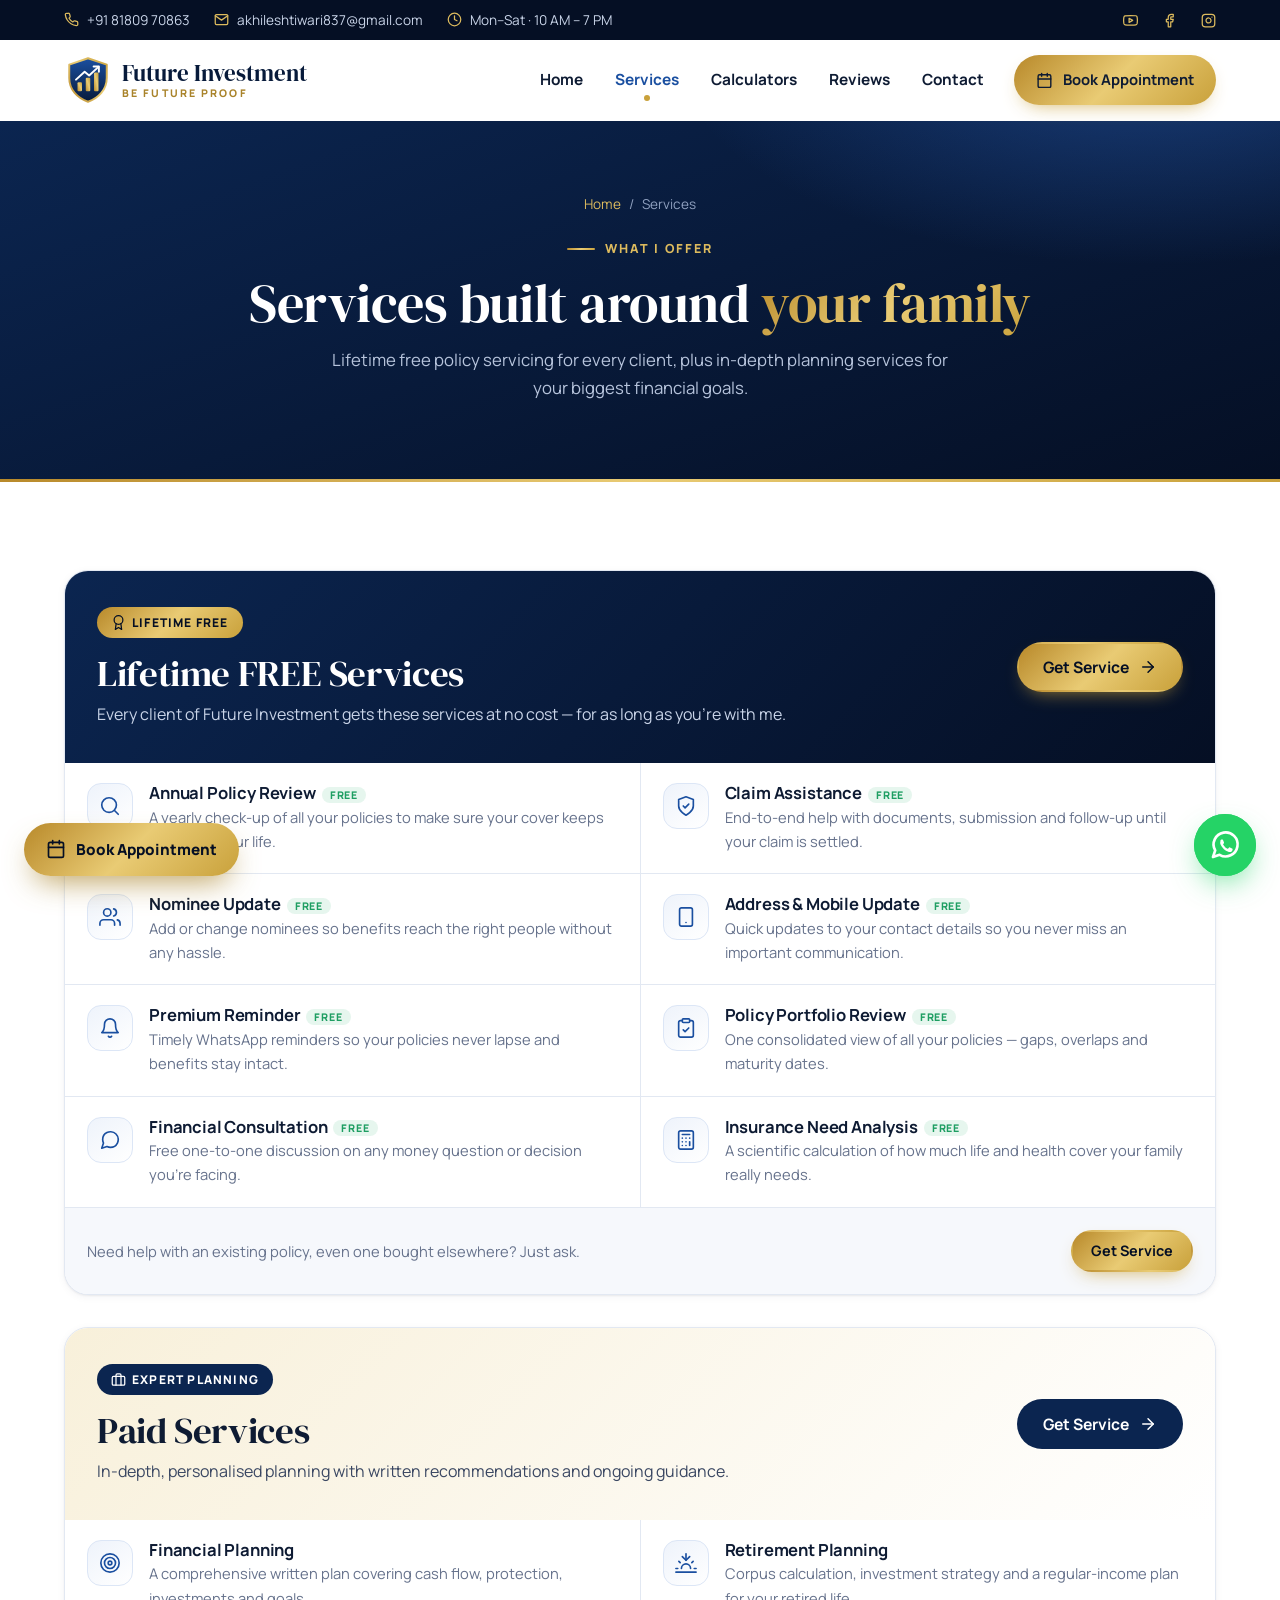
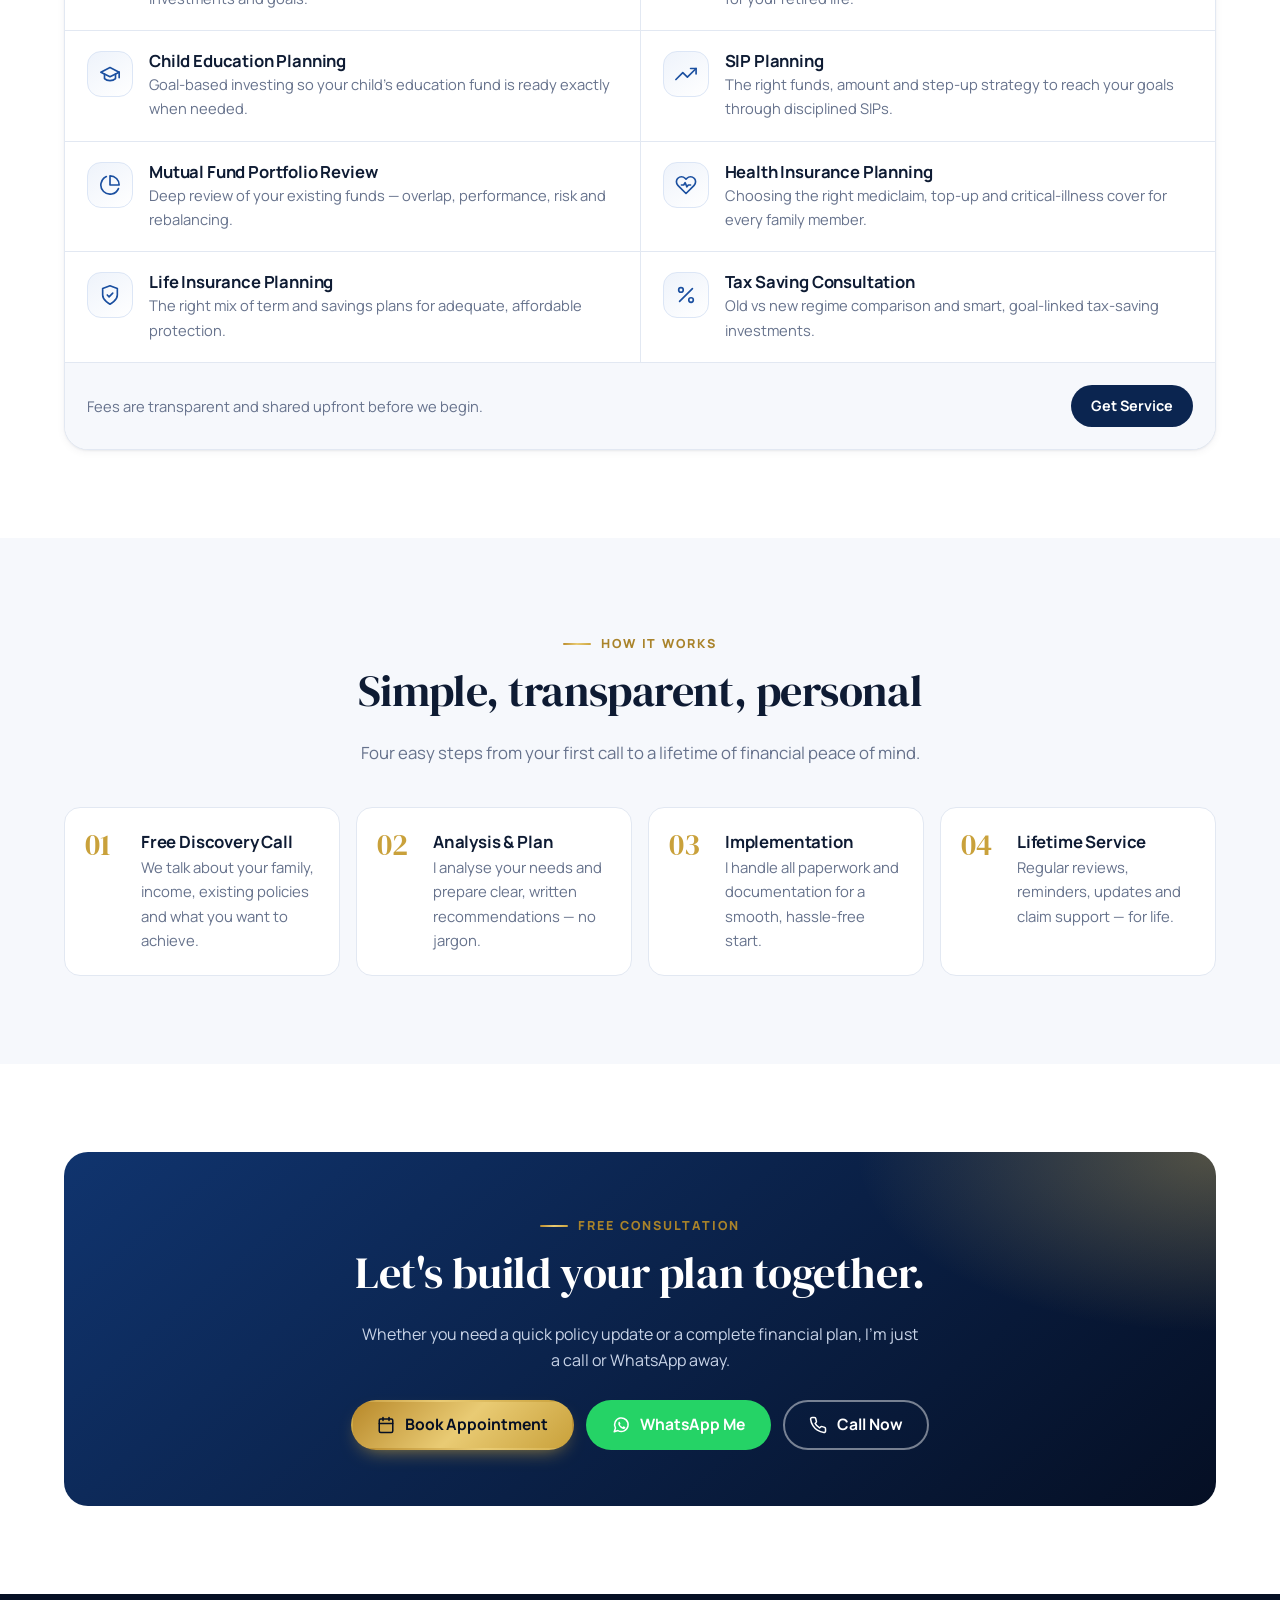
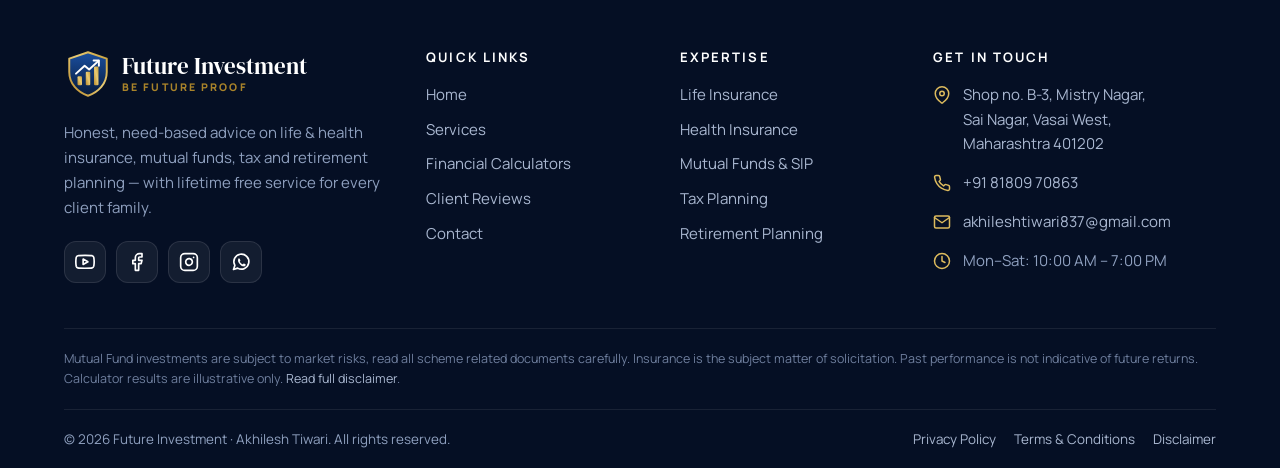
<file: services.html>
<!doctype html>
<html lang="en-IN" class="no-js">
<head>
<meta charset="utf-8">
<meta name="viewport" content="width=device-width, initial-scale=1, viewport-fit=cover">
<title>Services | Future Investment – Akhilesh Tiwari, Financial Advisor</title>
<meta name="description" content="Lifetime FREE services like claim assistance, policy review and premium reminders, plus expert financial, retirement, child education, SIP and tax planning in Vasai West.">
<meta name="theme-color" content="#071A3A">
<meta property="og:type" content="website">
<meta property="og:site_name" content="Future Investment">
<meta property="og:title" content="Services | Future Investment – Akhilesh Tiwari, Financial Advisor">
<meta property="og:description" content="Lifetime FREE services like claim assistance, policy review and premium reminders, plus expert financial, retirement, child education, SIP and tax planning in Vasai West.">
<meta property="og:image" content="assets/img/akhilesh-tiwari.webp">
<link rel="icon" type="image/svg+xml" href="assets/img/logo.svg">
<link rel="apple-touch-icon" href="assets/img/logo.svg">
<link rel="preconnect" href="https://fonts.googleapis.com">
<link rel="preconnect" href="https://fonts.gstatic.com" crossorigin>
<link href="https://fonts.googleapis.com/css2?family=DM+Serif+Display:ital@0;1&family=Manrope:wght@400;500;600;700;800&display=swap" rel="stylesheet">
<link rel="stylesheet" href="assets/css/style.css">


</head><body>
<svg width="0" height="0" style="position:absolute" aria-hidden="true" focusable="false"><defs><symbol id="i-phone" viewBox="0 0 24 24"><path d="M22 16.92v3a2 2 0 0 1-2.18 2 19.79 19.79 0 0 1-8.63-3.07 19.5 19.5 0 0 1-6-6 19.79 19.79 0 0 1-3.07-8.67A2 2 0 0 1 4.11 2h3a2 2 0 0 1 2 1.72c.13.96.36 1.9.7 2.81a2 2 0 0 1-.45 2.11L8.09 9.91a16 16 0 0 0 6 6l1.27-1.27a2 2 0 0 1 2.11-.45c.91.34 1.85.57 2.81.7A2 2 0 0 1 22 16.92z"/></symbol><symbol id="i-mail" viewBox="0 0 24 24"><path d="M4 4h16a2 2 0 0 1 2 2v12a2 2 0 0 1-2 2H4a2 2 0 0 1-2-2V6a2 2 0 0 1 2-2z"/><polyline points="22,6 12,13 2,6"/></symbol><symbol id="i-pin" viewBox="0 0 24 24"><path d="M21 10c0 7-9 13-9 13s-9-6-9-13a9 9 0 0 1 18 0z"/><circle cx="12" cy="10" r="3"/></symbol><symbol id="i-clock" viewBox="0 0 24 24"><circle cx="12" cy="12" r="10"/><polyline points="12 6 12 12 16 14"/></symbol><symbol id="i-calendar" viewBox="0 0 24 24"><rect x="3" y="4" width="18" height="18" rx="2"/><line x1="16" y1="2" x2="16" y2="6"/><line x1="8" y1="2" x2="8" y2="6"/><line x1="3" y1="10" x2="21" y2="10"/></symbol><symbol id="i-shield" viewBox="0 0 24 24"><path d="M12 22s8-4 8-10V5l-8-3-8 3v7c0 6 8 10 8 10z"/><polyline points="9 12 11 14 15 10"/></symbol><symbol id="i-heart" viewBox="0 0 24 24"><path d="M20.84 4.61a5.5 5.5 0 0 0-7.78 0L12 5.67l-1.06-1.06a5.5 5.5 0 0 0-7.78 7.78l1.06 1.06L12 21.23l7.78-7.78 1.06-1.06a5.5 5.5 0 0 0 0-7.78z"/><polyline points="7 12 9.5 12 11 9.5 13 14 14.5 12 17 12"/></symbol><symbol id="i-trending" viewBox="0 0 24 24"><polyline points="23 6 13.5 15.5 8.5 10.5 1 18"/><polyline points="17 6 23 6 23 12"/></symbol><symbol id="i-check" viewBox="0 0 24 24"><polyline points="20 6 9 17 4 12"/></symbol><symbol id="i-percent" viewBox="0 0 24 24"><line x1="19" y1="5" x2="5" y2="19"/><circle cx="6.5" cy="6.5" r="2.5"/><circle cx="17.5" cy="17.5" r="2.5"/></symbol><symbol id="i-umbrella" viewBox="0 0 24 24"><path d="M23 12a11.05 11.05 0 0 0-22 0zm-5 7a3 3 0 0 1-6 0v-7"/></symbol><symbol id="i-book" viewBox="0 0 24 24"><path d="M2 3h6a4 4 0 0 1 4 4v14a3 3 0 0 0-3-3H2z"/><path d="M22 3h-6a4 4 0 0 0-4 4v14a3 3 0 0 1 3-3h7z"/></symbol><symbol id="i-grad" viewBox="0 0 24 24"><path d="M22 10 12 5 2 10l10 5 10-5z"/><path d="M6 12v5c3 3 9 3 12 0v-5"/><path d="M22 10v6"/></symbol><symbol id="i-sunset" viewBox="0 0 24 24"><path d="M17 18a5 5 0 0 0-10 0"/><line x1="12" y1="9" x2="12" y2="2"/><line x1="4.22" y1="10.22" x2="5.64" y2="11.64"/><line x1="1" y1="18" x2="3" y2="18"/><line x1="21" y1="18" x2="23" y2="18"/><line x1="18.36" y1="11.64" x2="19.78" y2="10.22"/><line x1="23" y1="22" x2="1" y2="22"/><polyline points="16 5 12 9 8 5"/></symbol><symbol id="i-pie" viewBox="0 0 24 24"><path d="M21.21 15.89A10 10 0 1 1 8 2.83"/><path d="M22 12A10 10 0 0 0 12 2v10z"/></symbol><symbol id="i-users" viewBox="0 0 24 24"><path d="M17 21v-2a4 4 0 0 0-4-4H5a4 4 0 0 0-4 4v2"/><circle cx="9" cy="7" r="4"/><path d="M23 21v-2a4 4 0 0 0-3-3.87"/><path d="M16 3.13a4 4 0 0 1 0 7.75"/></symbol><symbol id="i-award" viewBox="0 0 24 24"><circle cx="12" cy="8" r="7"/><polyline points="8.21 13.89 7 23 12 20 17 23 15.79 13.88"/></symbol><symbol id="i-refresh" viewBox="0 0 24 24"><polyline points="23 4 23 10 17 10"/><polyline points="1 20 1 14 7 14"/><path d="M3.51 9a9 9 0 0 1 14.85-3.36L23 10M1 14l4.64 4.36A9 9 0 0 0 20.49 15"/></symbol><symbol id="i-bell" viewBox="0 0 24 24"><path d="M18 8A6 6 0 0 0 6 8c0 7-3 9-3 9h18s-3-2-3-9"/><path d="M13.73 21a2 2 0 0 1-3.46 0"/></symbol><symbol id="i-usercheck" viewBox="0 0 24 24"><path d="M16 21v-2a4 4 0 0 0-4-4H5a4 4 0 0 0-4 4v2"/><circle cx="8.5" cy="7" r="4"/><polyline points="17 11 19 13 23 9"/></symbol><symbol id="i-menu" viewBox="0 0 24 24"><line x1="3" y1="6" x2="21" y2="6"/><line x1="3" y1="12" x2="21" y2="12"/><line x1="3" y1="18" x2="21" y2="18"/></symbol><symbol id="i-close" viewBox="0 0 24 24"><line x1="18" y1="6" x2="6" y2="18"/><line x1="6" y1="6" x2="18" y2="18"/></symbol><symbol id="i-arrow" viewBox="0 0 24 24"><line x1="5" y1="12" x2="19" y2="12"/><polyline points="12 5 19 12 12 19"/></symbol><symbol id="i-plus" viewBox="0 0 24 24"><line x1="12" y1="5" x2="12" y2="19"/><line x1="5" y1="12" x2="19" y2="12"/></symbol><symbol id="i-home" viewBox="0 0 24 24"><path d="M3 9l9-7 9 7v11a2 2 0 0 1-2 2H5a2 2 0 0 1-2-2z"/><polyline points="9 22 9 12 15 12 15 22"/></symbol><symbol id="i-coins" viewBox="0 0 24 24"><path d="M6 3h12"/><path d="M6 8h12"/><path d="m6 13 8.5 8"/><path d="M6 13h3c6.67 0 6.67-10 0-10"/></symbol><symbol id="i-target" viewBox="0 0 24 24"><circle cx="12" cy="12" r="10"/><circle cx="12" cy="12" r="6"/><circle cx="12" cy="12" r="2"/></symbol><symbol id="i-activity" viewBox="0 0 24 24"><polyline points="22 12 18 12 15 21 9 3 6 12 2 12"/></symbol><symbol id="i-ruler" viewBox="0 0 24 24"><path d="M21.3 15.3a2.4 2.4 0 0 1 0 3.4l-2.6 2.6a2.4 2.4 0 0 1-3.4 0L2.7 8.7a2.41 2.41 0 0 1 0-3.4l2.6-2.6a2.41 2.41 0 0 1 3.4 0Z"/><path d="m14.5 12.5 2-2"/><path d="m11.5 9.5 2-2"/><path d="m8.5 6.5 2-2"/><path d="m17.5 15.5 2-2"/></symbol><symbol id="i-calculator" viewBox="0 0 24 24"><rect x="4" y="2" width="16" height="20" rx="2"/><line x1="8" y1="6" x2="16" y2="6"/><line x1="16" y1="14" x2="16" y2="18"/><path d="M16 10h.01M12 10h.01M8 10h.01M12 14h.01M8 14h.01M12 18h.01M8 18h.01"/></symbol><symbol id="i-eye" viewBox="0 0 24 24"><path d="M1 12s4-8 11-8 11 8 11 8-4 8-11 8-11-8-11-8z"/><circle cx="12" cy="12" r="3"/></symbol><symbol id="i-lock" viewBox="0 0 24 24"><rect x="3" y="11" width="18" height="11" rx="2"/><path d="M7 11V7a5 5 0 0 1 10 0v4"/></symbol><symbol id="i-briefcase" viewBox="0 0 24 24"><rect x="2" y="7" width="20" height="14" rx="2"/><path d="M16 21V5a2 2 0 0 0-2-2h-4a2 2 0 0 0-2 2v16"/></symbol><symbol id="i-smartphone" viewBox="0 0 24 24"><rect x="5" y="2" width="14" height="20" rx="2"/><line x1="12" y1="18" x2="12.01" y2="18"/></symbol><symbol id="i-search" viewBox="0 0 24 24"><circle cx="11" cy="11" r="8"/><line x1="21" y1="21" x2="16.65" y2="16.65"/></symbol><symbol id="i-clipboard" viewBox="0 0 24 24"><path d="M16 4h2a2 2 0 0 1 2 2v14a2 2 0 0 1-2 2H6a2 2 0 0 1-2-2V6a2 2 0 0 1 2-2h2"/><rect x="8" y="2" width="8" height="4" rx="1"/><path d="m9 14 2 2 4-4"/></symbol><symbol id="i-message" viewBox="0 0 24 24"><path d="M21 11.5a8.38 8.38 0 0 1-.9 3.8 8.5 8.5 0 0 1-7.6 4.7 8.38 8.38 0 0 1-3.8-.9L3 21l1.9-5.7a8.38 8.38 0 0 1-.9-3.8 8.5 8.5 0 0 1 4.7-7.6 8.38 8.38 0 0 1 3.8-.9h.5a8.48 8.48 0 0 1 8 8v.5z"/></symbol><symbol id="i-star" viewBox="0 0 24 24"><polygon points="12 2 15.09 8.26 22 9.27 17 14.14 18.18 21.02 12 17.77 5.82 21.02 7 14.14 2 9.27 8.91 8.26 12 2"/></symbol><symbol id="i-edit" viewBox="0 0 24 24"><path d="M12 20h9"/><path d="M16.5 3.5a2.12 2.12 0 0 1 3 3L7 19l-4 1 1-4L16.5 3.5z"/></symbol><symbol id="i-handshake" viewBox="0 0 24 24"><path d="m11 17 2 2a1 1 0 1 0 3-3"/><path d="m14 14 2.5 2.5a1 1 0 1 0 3-3l-3.88-3.88a3 3 0 0 0-4.24 0l-.88.88a1 1 0 1 1-3-3l2.81-2.81a5.79 5.79 0 0 1 7.06-.87l.47.28a2 2 0 0 0 1.42.25L21 4"/><path d="m21 3 1 11h-2"/><path d="M3 3 2 14l6.5 6.5a1 1 0 1 0 3-3"/><path d="M3 4h8"/></symbol><symbol id="i-directions" viewBox="0 0 24 24"><polygon points="3 11 22 2 13 21 11 13 3 11"/></symbol><symbol id="i-whatsapp" viewBox="0 0 24 24"><path d="M3 21l1.65-4.95A9 9 0 1 1 7.95 19.35z"/><path d="M8.6 8.4c.2-.5.5-.6.8-.6h.5c.2 0 .4 0 .6.5l.7 1.7c.1.2.1.4 0 .6l-.5.7c-.1.2-.2.3 0 .6.4.7 1 1.4 1.6 1.9.6.5 1.2.8 1.6 1 .2.1.4.1.5-.1l.7-.8c.2-.2.3-.2.6-.1l1.6.8c.2.1.4.2.4.4.1.3 0 1.1-.5 1.6-.5.5-1.4.8-2.3.6-1-.2-2.4-.8-3.7-2-1.4-1.3-2.2-2.7-2.6-3.7-.3-.9-.2-1.8 0-2.3z" fill="currentColor" stroke="none"/></symbol><symbol id="i-youtube" viewBox="0 0 24 24"><path d="M22.54 6.42a2.78 2.78 0 0 0-1.94-2C18.88 4 12 4 12 4s-6.88 0-8.6.46a2.78 2.78 0 0 0-1.94 2A29 29 0 0 0 1 11.75a29 29 0 0 0 .46 5.33A2.78 2.78 0 0 0 3.4 19c1.72.46 8.6.46 8.6.46s6.88 0 8.6-.46a2.78 2.78 0 0 0 1.94-2 29 29 0 0 0 .46-5.25 29 29 0 0 0-.46-5.33z"/><polygon points="9.75 15.02 15.5 11.75 9.75 8.48 9.75 15.02"/></symbol><symbol id="i-facebook" viewBox="0 0 24 24"><path d="M18 2h-3a5 5 0 0 0-5 5v3H7v4h3v8h4v-8h3l1-4h-4V7a1 1 0 0 1 1-1h3z"/></symbol><symbol id="i-instagram" viewBox="0 0 24 24"><rect x="2" y="2" width="20" height="20" rx="5"/><path d="M16 11.37A4 4 0 1 1 12.63 8 4 4 0 0 1 16 11.37z"/><line x1="17.5" y1="6.5" x2="17.51" y2="6.5"/></symbol></defs></svg>
<a class="skip-link" href="#main">Skip to content</a>

<div class="topbar">
  <div class="container">
    <div class="topbar-info">
      <a href="tel:+918180970863"><svg class="icon" aria-hidden="true"><use href="#i-phone"/></svg>+91 81809 70863</a>
      <a href="mailto:akhileshtiwari837@gmail.com"><svg class="icon" aria-hidden="true"><use href="#i-mail"/></svg>akhileshtiwari837@gmail.com</a>
      <a href="https://maps.app.goo.gl/KNMFymkLSyfnHJca7" target="_blank" rel="noopener"><svg class="icon" aria-hidden="true"><use href="#i-clock"/></svg>Mon–Sat · 10 AM – 7 PM</a>
    </div>
    <div class="topbar-info">
      <a href="https://www.youtube.com/@akhileshtiwari2902" target="_blank" rel="noopener" aria-label="YouTube"><svg class="icon" aria-hidden="true"><use href="#i-youtube"/></svg></a>
      <a href="https://www.facebook.com/people/Future-Investments-Financial-Advisor/100064087270438/" target="_blank" rel="noopener" aria-label="Facebook"><svg class="icon" aria-hidden="true"><use href="#i-facebook"/></svg></a>
      <a href="https://www.instagram.com/akhilesh.tiwari.lic?utm_source=ig_web_button_share_sheet&stkn=ZDNlZDc0MzIxNw==" target="_blank" rel="noopener" aria-label="Instagram"><svg class="icon" aria-hidden="true"><use href="#i-instagram"/></svg></a>
    </div>
  </div>
</div>

<header class="site-header">
  <div class="container header-inner">
    <a class="brand" href="index.html" aria-label="Future Investment — Home">
      <img src="assets/img/logo.svg" alt="" width="48" height="48">
      <span class="brand-text"><span class="brand-name">Future Investment</span><span class="brand-tag">Be Future Proof</span></span>
    </a>
    <button class="nav-toggle" type="button" aria-label="Open menu" aria-expanded="false" aria-controls="primary-nav">
      <svg class="icon icon-menu" aria-hidden="true"><use href="#i-menu"/></svg><svg class="icon icon-close" aria-hidden="true"><use href="#i-close"/></svg>
    </button>
    <nav class="primary-nav" id="primary-nav" aria-label="Main">
    <a href="index.html">Home</a>
    <a href="services.html" aria-current="page">Services</a>
    <a href="calculators.html">Calculators</a>
    <a href="reviews.html">Reviews</a>
    <a href="contact.html">Contact</a>
    <a href="contact.html" class="btn btn-gold nav-cta" data-book><svg class="icon" aria-hidden="true"><use href="#i-calendar"/></svg>Book Appointment</a>
    <div class="nav-contact-mobile">
      <a href="tel:+918180970863"><svg class="icon" aria-hidden="true"><use href="#i-phone"/></svg>+91 81809 70863</a>
      <a href="mailto:akhileshtiwari837@gmail.com"><svg class="icon" aria-hidden="true"><use href="#i-mail"/></svg>akhileshtiwari837@gmail.com</a>
      <a href="https://wa.me/918180970863?text=Hi%20Akhilesh%20ji%2C%20I%20visited%20the%20Future%20Investment%20website%20and%20would%20like%20to%20know%20more%20about%20your%20services." target="_blank" rel="noopener"><svg class="icon" aria-hidden="true"><use href="#i-whatsapp"/></svg>Chat on WhatsApp</a>
    </div>
    </nav>
  </div>
</header>
<main id="main"><section class="page-hero">
  <div class="container">
    <nav class="breadcrumb" aria-label="Breadcrumb"><a href="index.html">Home</a><span aria-hidden="true">/</span><span>Services</span></nav>
    <span class="eyebrow">What I offer</span>
    <h1>Services built around <span class="gold-text">your family</span></h1>
    <p>Lifetime free policy servicing for every client, plus in-depth planning services for your biggest financial goals.</p>
  </div>
</section>
<section class="section">
  <div class="container">
    <div class="service-block reveal" id="free">
      <div class="service-head free">
        <div>
          <span class="pill pill-gold"><svg class="icon" aria-hidden="true"><use href="#i-award"/></svg>Lifetime FREE</span>
          <h2 style="margin-top:14px">Lifetime FREE Services</h2>
          <p>Every client of Future Investment gets these services at no cost — for as long as you're with me.</p>
        </div>
        <a href="contact.html" class="btn btn-gold" data-book="Lifetime FREE Service">Get Service <svg class="icon" aria-hidden="true"><use href="#i-arrow"/></svg></a>
      </div>
      <div class="service-list">
<div class="service-item">
  <span class="card-icon"><svg class="icon" aria-hidden="true"><use href="#i-search"/></svg></span>
  <div><h3>Annual Policy Review<span class="tag-free">FREE</span></h3><p>A yearly check-up of all your policies to make sure your cover keeps pace with your life.</p></div>
</div>
<div class="service-item">
  <span class="card-icon"><svg class="icon" aria-hidden="true"><use href="#i-shield"/></svg></span>
  <div><h3>Claim Assistance<span class="tag-free">FREE</span></h3><p>End-to-end help with documents, submission and follow-up until your claim is settled.</p></div>
</div>
<div class="service-item">
  <span class="card-icon"><svg class="icon" aria-hidden="true"><use href="#i-users"/></svg></span>
  <div><h3>Nominee Update<span class="tag-free">FREE</span></h3><p>Add or change nominees so benefits reach the right people without any hassle.</p></div>
</div>
<div class="service-item">
  <span class="card-icon"><svg class="icon" aria-hidden="true"><use href="#i-smartphone"/></svg></span>
  <div><h3>Address &amp; Mobile Update<span class="tag-free">FREE</span></h3><p>Quick updates to your contact details so you never miss an important communication.</p></div>
</div>
<div class="service-item">
  <span class="card-icon"><svg class="icon" aria-hidden="true"><use href="#i-bell"/></svg></span>
  <div><h3>Premium Reminder<span class="tag-free">FREE</span></h3><p>Timely WhatsApp reminders so your policies never lapse and benefits stay intact.</p></div>
</div>
<div class="service-item">
  <span class="card-icon"><svg class="icon" aria-hidden="true"><use href="#i-clipboard"/></svg></span>
  <div><h3>Policy Portfolio Review<span class="tag-free">FREE</span></h3><p>One consolidated view of all your policies — gaps, overlaps and maturity dates.</p></div>
</div>
<div class="service-item">
  <span class="card-icon"><svg class="icon" aria-hidden="true"><use href="#i-message"/></svg></span>
  <div><h3>Financial Consultation<span class="tag-free">FREE</span></h3><p>Free one-to-one discussion on any money question or decision you're facing.</p></div>
</div>
<div class="service-item">
  <span class="card-icon"><svg class="icon" aria-hidden="true"><use href="#i-calculator"/></svg></span>
  <div><h3>Insurance Need Analysis<span class="tag-free">FREE</span></h3><p>A scientific calculation of how much life and health cover your family really needs.</p></div>
</div>
      </div>
      <div class="service-foot">
        <p>Need help with an existing policy, even one bought elsewhere? Just ask.</p>
        <a href="contact.html" class="btn btn-gold btn-sm" data-book="Lifetime FREE Service">Get Service</a>
      </div>
    </div>

    <div class="service-block reveal" id="paid">
      <div class="service-head paid">
        <div>
          <span class="pill pill-navy"><svg class="icon" aria-hidden="true"><use href="#i-briefcase"/></svg>Expert Planning</span>
          <h2 style="margin-top:14px">Paid Services</h2>
          <p>In-depth, personalised planning with written recommendations and ongoing guidance.</p>
        </div>
        <a href="contact.html" class="btn btn-navy" data-book="Paid Planning Service">Get Service <svg class="icon" aria-hidden="true"><use href="#i-arrow"/></svg></a>
      </div>
      <div class="service-list">
<div class="service-item">
  <span class="card-icon"><svg class="icon" aria-hidden="true"><use href="#i-target"/></svg></span>
  <div><h3>Financial Planning</h3><p>A comprehensive written plan covering cash flow, protection, investments and goals.</p></div>
</div>
<div class="service-item">
  <span class="card-icon"><svg class="icon" aria-hidden="true"><use href="#i-sunset"/></svg></span>
  <div><h3>Retirement Planning</h3><p>Corpus calculation, investment strategy and a regular-income plan for your retired life.</p></div>
</div>
<div class="service-item">
  <span class="card-icon"><svg class="icon" aria-hidden="true"><use href="#i-grad"/></svg></span>
  <div><h3>Child Education Planning</h3><p>Goal-based investing so your child's education fund is ready exactly when needed.</p></div>
</div>
<div class="service-item">
  <span class="card-icon"><svg class="icon" aria-hidden="true"><use href="#i-trending"/></svg></span>
  <div><h3>SIP Planning</h3><p>The right funds, amount and step-up strategy to reach your goals through disciplined SIPs.</p></div>
</div>
<div class="service-item">
  <span class="card-icon"><svg class="icon" aria-hidden="true"><use href="#i-pie"/></svg></span>
  <div><h3>Mutual Fund Portfolio Review</h3><p>Deep review of your existing funds — overlap, performance, risk and rebalancing.</p></div>
</div>
<div class="service-item">
  <span class="card-icon"><svg class="icon" aria-hidden="true"><use href="#i-heart"/></svg></span>
  <div><h3>Health Insurance Planning</h3><p>Choosing the right mediclaim, top-up and critical-illness cover for every family member.</p></div>
</div>
<div class="service-item">
  <span class="card-icon"><svg class="icon" aria-hidden="true"><use href="#i-shield"/></svg></span>
  <div><h3>Life Insurance Planning</h3><p>The right mix of term and savings plans for adequate, affordable protection.</p></div>
</div>
<div class="service-item">
  <span class="card-icon"><svg class="icon" aria-hidden="true"><use href="#i-percent"/></svg></span>
  <div><h3>Tax Saving Consultation</h3><p>Old vs new regime comparison and smart, goal-linked tax-saving investments.</p></div>
</div>
      </div>
      <div class="service-foot">
        <p>Fees are transparent and shared upfront before we begin.</p>
        <a href="contact.html" class="btn btn-navy btn-sm" data-book="Paid Planning Service">Get Service</a>
      </div>
    </div>
  </div>
</section>

<section class="section section-soft">
  <div class="container">
    <div class="section-head reveal">
      <span class="eyebrow">How it works</span>
      <h2>Simple, transparent, personal</h2>
      <p>Four easy steps from your first call to a lifetime of financial peace of mind.</p>
    </div>
    <div class="process">
<div class="process-step reveal"><h3>Free Discovery Call</h3><p>We talk about your family, income, existing policies and what you want to achieve.</p></div>
<div class="process-step reveal"><h3>Analysis &amp; Plan</h3><p>I analyse your needs and prepare clear, written recommendations — no jargon.</p></div>
<div class="process-step reveal"><h3>Implementation</h3><p>I handle all paperwork and documentation for a smooth, hassle-free start.</p></div>
<div class="process-step reveal"><h3>Lifetime Service</h3><p>Regular reviews, reminders, updates and claim support — for life.</p></div>
    </div>
  </div>
</section>

<section class="section">
  <div class="container">
    <div class="cta-band reveal">
      <span class="eyebrow">Free consultation</span>
      <h2>Let's build your plan together.</h2>
      <p>Whether you need a quick policy update or a complete financial plan, I'm just a call or WhatsApp away.</p>
      <div class="btn-row">
        <a href="contact.html" class="btn btn-gold" data-book><svg class="icon" aria-hidden="true"><use href="#i-calendar"/></svg>Book Appointment</a>
        <a href="https://wa.me/918180970863?text=Hi%20Akhilesh%20ji%2C%20I%20visited%20the%20Future%20Investment%20website%20and%20would%20like%20to%20know%20more%20about%20your%20services." class="btn btn-whatsapp" target="_blank" rel="noopener"><svg class="icon" aria-hidden="true"><use href="#i-whatsapp"/></svg>WhatsApp Me</a>
        <a href="tel:+918180970863" class="btn btn-outline-light"><svg class="icon" aria-hidden="true"><use href="#i-phone"/></svg>Call Now</a>
      </div>
    </div>
  </div>
</section>
</main>

<footer class="site-footer">
  <div class="container">
    <div class="footer-grid">
      <div class="footer-brand">
        <a class="brand" href="index.html">
          <img src="assets/img/logo.svg" alt="" width="48" height="48" loading="lazy">
          <span class="brand-text"><span class="brand-name">Future Investment</span><span class="brand-tag">Be Future Proof</span></span>
        </a>
        <p>Honest, need-based advice on life &amp; health insurance, mutual funds, tax and retirement planning — with lifetime free service for every client family.</p>
        <div class="socials">
  <a href="https://www.youtube.com/@akhileshtiwari2902" target="_blank" rel="noopener" aria-label="YouTube"><svg class="icon" aria-hidden="true"><use href="#i-youtube"/></svg></a>
  <a href="https://www.facebook.com/people/Future-Investments-Financial-Advisor/100064087270438/" target="_blank" rel="noopener" aria-label="Facebook"><svg class="icon" aria-hidden="true"><use href="#i-facebook"/></svg></a>
  <a href="https://www.instagram.com/akhilesh.tiwari.lic?utm_source=ig_web_button_share_sheet&stkn=ZDNlZDc0MzIxNw==" target="_blank" rel="noopener" aria-label="Instagram"><svg class="icon" aria-hidden="true"><use href="#i-instagram"/></svg></a>
  <a href="https://wa.me/918180970863?text=Hi%20Akhilesh%20ji%2C%20I%20visited%20the%20Future%20Investment%20website%20and%20would%20like%20to%20know%20more%20about%20your%20services." target="_blank" rel="noopener" aria-label="WhatsApp"><svg class="icon" aria-hidden="true"><use href="#i-whatsapp"/></svg></a>
</div>
      </div>
      <div>
        <h4>Quick Links</h4>
        <ul class="footer-links">
          <li><a href="index.html">Home</a></li>
          <li><a href="services.html">Services</a></li>
          <li><a href="calculators.html">Financial Calculators</a></li>
          <li><a href="reviews.html">Client Reviews</a></li>
          <li><a href="contact.html">Contact</a></li>
        </ul>
      </div>
      <div>
        <h4>Expertise</h4>
        <ul class="footer-links">
          <li><a href="services.html#paid">Life Insurance</a></li>
          <li><a href="services.html#paid">Health Insurance</a></li>
          <li><a href="services.html#paid">Mutual Funds &amp; SIP</a></li>
          <li><a href="services.html#paid">Tax Planning</a></li>
          <li><a href="services.html#paid">Retirement Planning</a></li>
        </ul>
      </div>
      <div>
        <h4>Get in Touch</h4>
        <ul class="footer-contact">
          <li><svg class="icon" aria-hidden="true"><use href="#i-pin"/></svg><a href="https://maps.app.goo.gl/KNMFymkLSyfnHJca7" target="_blank" rel="noopener">Shop no. B-3, Mistry Nagar,<br>Sai Nagar, Vasai West,<br>Maharashtra 401202</a></li>
          <li><svg class="icon" aria-hidden="true"><use href="#i-phone"/></svg><a href="tel:+918180970863">+91 81809 70863</a></li>
          <li><svg class="icon" aria-hidden="true"><use href="#i-mail"/></svg><a href="mailto:akhileshtiwari837@gmail.com">akhileshtiwari837@gmail.com</a></li>
          <li><svg class="icon" aria-hidden="true"><use href="#i-clock"/></svg><span>Mon–Sat: 10:00 AM – 7:00 PM</span></li>
        </ul>
      </div>
    </div>
    <div class="footer-disclaimer">
      <!-- Add your registration details here, e.g. "AMFI-registered Mutual Fund Distributor · ARN-XXXXX" / insurance agency code -->
      Mutual Fund investments are subject to market risks, read all scheme related documents carefully. Insurance is the subject matter of solicitation. Past performance is not indicative of future returns. Calculator results are illustrative only. <a href="disclaimer.html">Read full disclaimer</a>.
    </div>
    <div class="footer-bottom">
      <span>© <span data-year>2026</span> Future Investment · Akhilesh Tiwari. All rights reserved.</span>
      <nav class="legal-links" aria-label="Legal">
        <a href="privacy-policy.html">Privacy Policy</a>
        <a href="terms.html">Terms &amp; Conditions</a>
        <a href="disclaimer.html">Disclaimer</a>
      </nav>
    </div>
  </div>
</footer>

<!-- Sticky actions -->
<a class="fab-whatsapp" href="https://wa.me/918180970863?text=Hi%20Akhilesh%20ji%2C%20I%20visited%20the%20Future%20Investment%20website%20and%20would%20like%20to%20know%20more%20about%20your%20services." target="_blank" rel="noopener" aria-label="Chat on WhatsApp"><svg class="icon" aria-hidden="true"><use href="#i-whatsapp"/></svg><span class="fab-tip">Chat with Akhilesh</span></a>
<button class="fab-book" type="button" data-book><svg class="icon" aria-hidden="true"><use href="#i-calendar"/></svg>Book Appointment</button>
<nav class="mobile-bar" aria-label="Quick contact">
  <a class="mb-call" href="tel:+918180970863"><svg class="icon" aria-hidden="true"><use href="#i-phone"/></svg>Call</a>
  <a class="mb-wa" href="https://wa.me/918180970863?text=Hi%20Akhilesh%20ji%2C%20I%20visited%20the%20Future%20Investment%20website%20and%20would%20like%20to%20know%20more%20about%20your%20services." target="_blank" rel="noopener"><svg class="icon" aria-hidden="true"><use href="#i-whatsapp"/></svg>WhatsApp</a>
  <button class="mb-book" type="button" data-book><svg class="icon" aria-hidden="true"><use href="#i-calendar"/></svg>Book Appointment</button>
</nav>

<!-- Appointment modal -->
<div class="modal" id="appointment-modal" role="dialog" aria-modal="true" aria-labelledby="appt-title" aria-hidden="true">
  <div class="modal-backdrop" data-close-modal></div>
  <div class="modal-dialog">
    <div class="modal-head">
      <h2 id="appt-title">Book an Appointment</h2>
      <p>Free consultation · Office visit, phone or video call</p>
      <button class="modal-close" type="button" data-close-modal aria-label="Close"><svg class="icon" aria-hidden="true"><use href="#i-close"/></svg></button>
    </div>
    <div class="modal-body">
      <form data-lead-form data-title="New appointment request (Future Investment website)" novalidate>
        <div class="form-grid">
          <div class="form-field">
            <label for="ap-name">Full name <span class="req">*</span></label>
            <input id="ap-name" name="name" type="text" autocomplete="name" required data-label="Name" placeholder="Your name">
            <span class="form-error">Please enter your name.</span>
          </div>
          <div class="form-field">
            <label for="ap-phone">Mobile number <span class="req">*</span></label>
            <input id="ap-phone" name="phone" type="tel" inputmode="tel" autocomplete="tel" required data-label="Mobile" placeholder="10-digit mobile number">
            <span class="form-error">Please enter a valid 10-digit mobile number.</span>
          </div>
          <div class="form-field">
            <label for="ap-service">I need help with</label>
            <select id="ap-service" name="service" data-label="Service"><option>General Financial Consultation</option><option>Life Insurance</option><option>Health Insurance (Mediclaim)</option><option>Mutual Funds / SIP</option><option>Tax Planning</option><option>Retirement Planning</option><option>Child Education Planning</option><option>Financial Planning</option><option>Policy Service / Claim Assistance</option></select>
          </div>
          <div class="two-col">
            <div class="form-field">
              <label for="ap-date">Preferred date</label>
              <input id="ap-date" name="date" type="date" data-min-today data-label="Preferred date">
            </div>
            <div class="form-field">
              <label for="ap-time">Preferred time</label>
              <select id="ap-time" name="time" data-label="Preferred time">
                <option>Morning (10–12)</option>
                <option>Afternoon (12–3)</option>
                <option>Evening (3–7)</option>
              </select>
            </div>
          </div>
          <div class="form-field">
            <label for="ap-mode">Meeting mode</label>
            <select id="ap-mode" name="mode" data-label="Meeting mode">
              <option>Office visit (Vasai West)</option>
              <option>Phone call</option>
              <option>Video call</option>
              <option>Home visit</option>
            </select>
          </div>
          <label class="consent form-field"><input type="checkbox" required> <span>I agree to be contacted by Future Investment on call/WhatsApp regarding my enquiry.</span></label>
          <div class="form-actions">
            <button class="btn btn-gold btn-block" type="submit" data-via="whatsapp"><svg class="icon" aria-hidden="true"><use href="#i-whatsapp"/></svg>Confirm on WhatsApp</button>
            <button class="btn btn-outline btn-block" type="submit" data-via="email"><svg class="icon" aria-hidden="true"><use href="#i-mail"/></svg>Send by Email instead</button>
          </div>
          <p class="form-success" role="status">Thank you! Your request is ready in WhatsApp/Email — just press send and Akhilesh will confirm your slot.</p>
        </div>
      </form>
    </div>
  </div>
</div>

<script src="assets/js/main.js" defer></script>

</body>
</html>
</file>
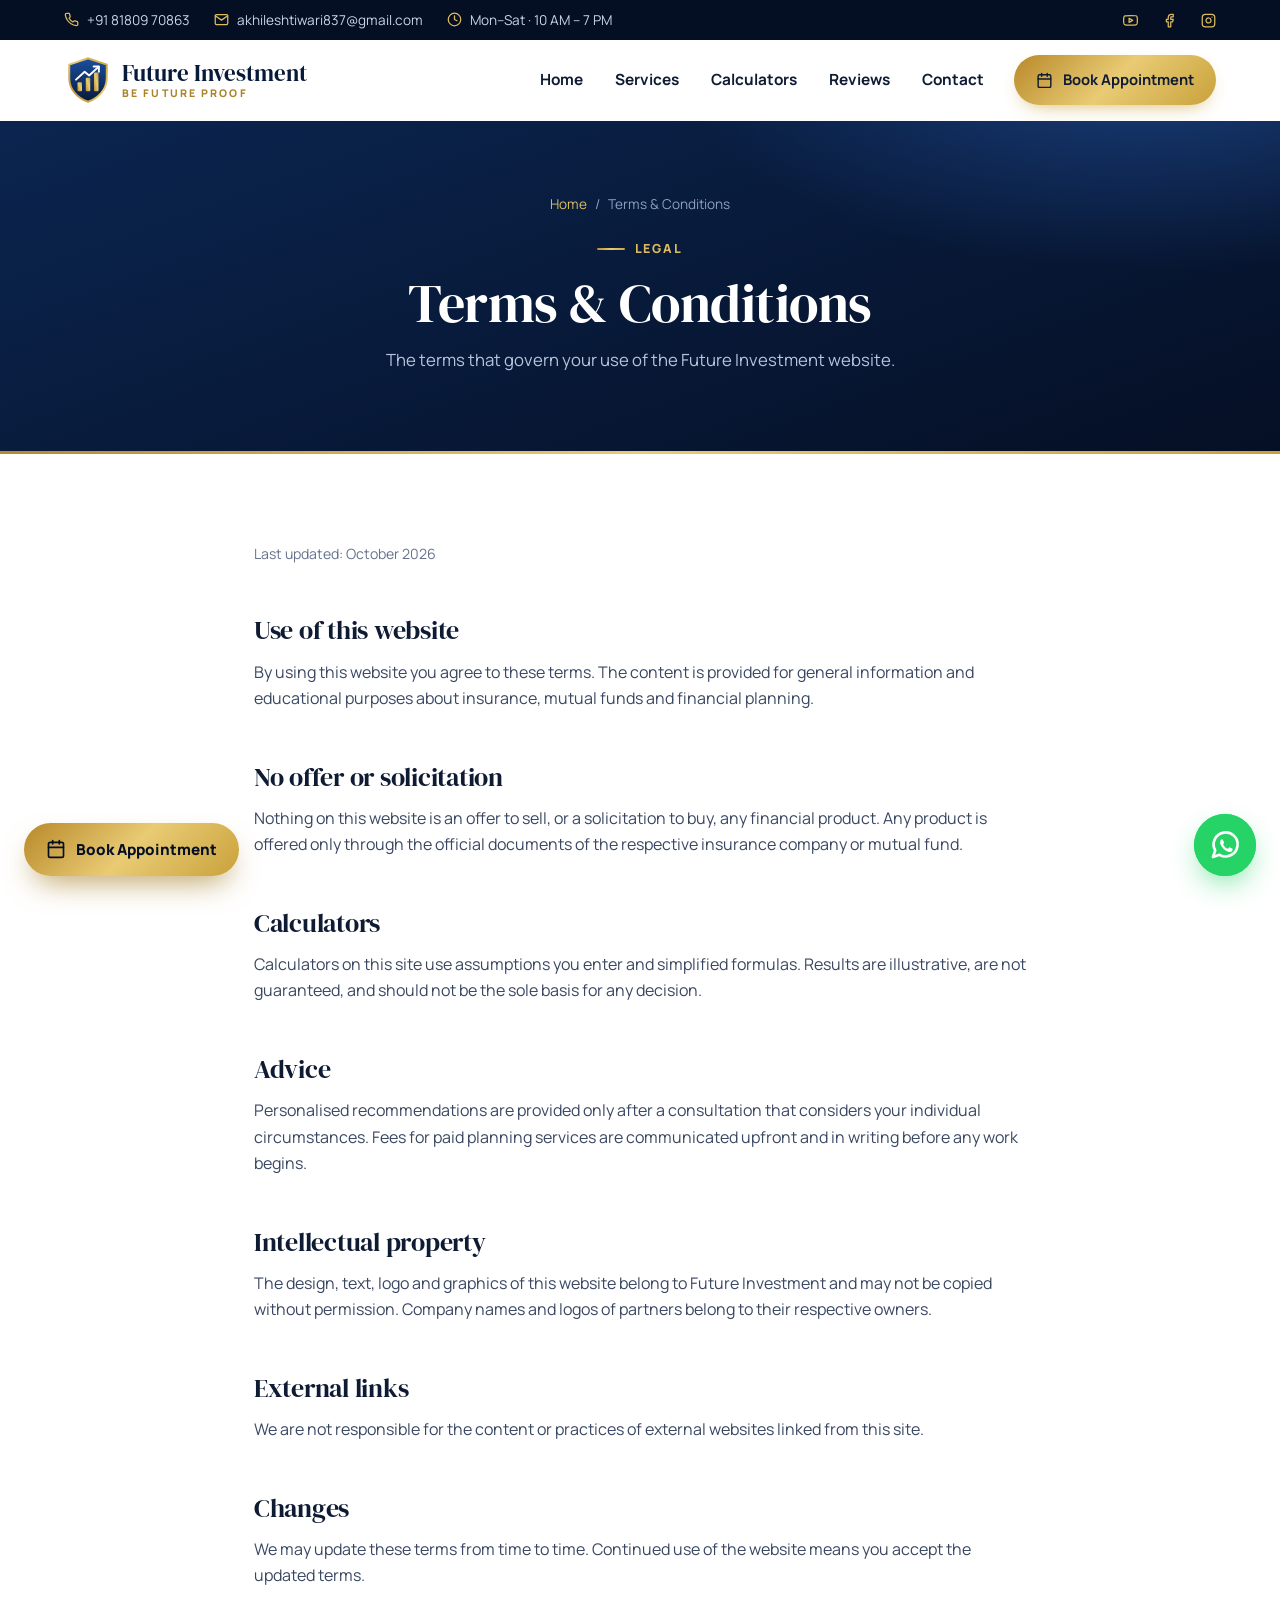
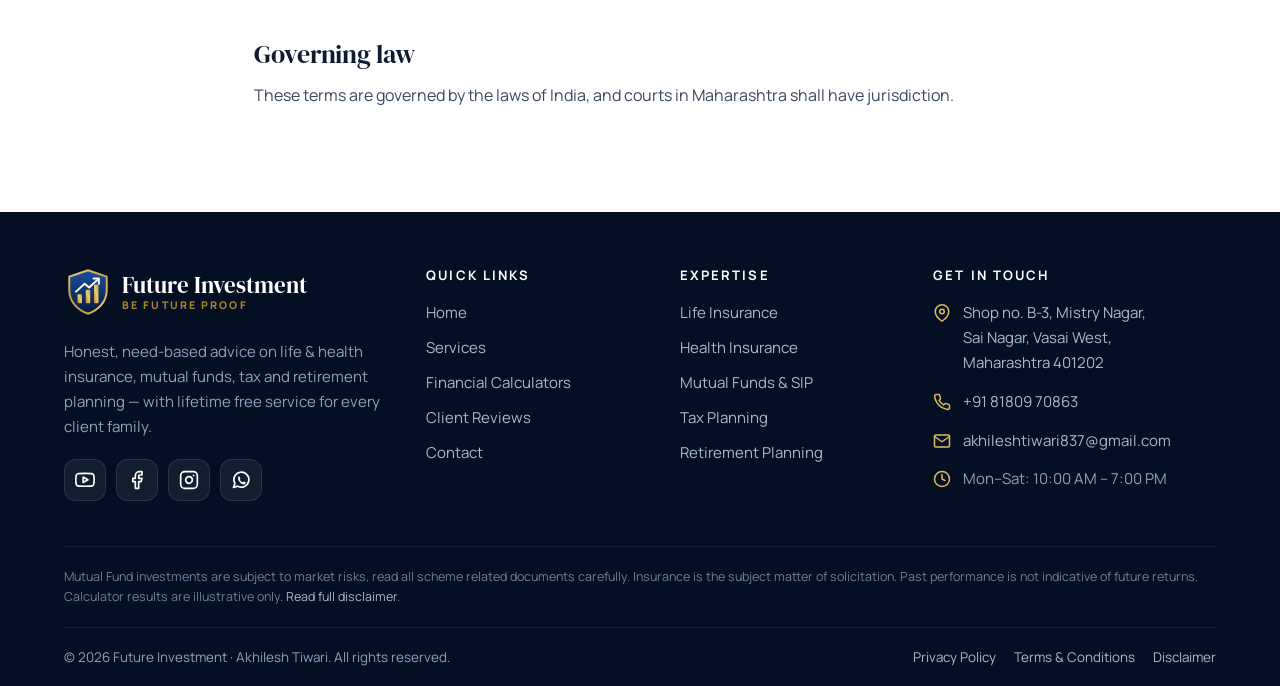
<file: terms.html>
<!doctype html>
<html lang="en-IN" class="no-js">
<head>
<meta charset="utf-8">
<meta name="viewport" content="width=device-width, initial-scale=1, viewport-fit=cover">
<title>Terms &amp; Conditions | Future Investment</title>
<meta name="description" content="The terms that govern your use of the Future Investment website.">
<meta name="theme-color" content="#071A3A">
<meta property="og:type" content="website">
<meta property="og:site_name" content="Future Investment">
<meta property="og:title" content="Terms &amp; Conditions | Future Investment">
<meta property="og:description" content="The terms that govern your use of the Future Investment website.">
<meta property="og:image" content="assets/img/akhilesh-tiwari.webp">
<link rel="icon" type="image/svg+xml" href="assets/img/logo.svg">
<link rel="apple-touch-icon" href="assets/img/logo.svg">
<link rel="preconnect" href="https://fonts.googleapis.com">
<link rel="preconnect" href="https://fonts.gstatic.com" crossorigin>
<link href="https://fonts.googleapis.com/css2?family=DM+Serif+Display:ital@0;1&family=Manrope:wght@400;500;600;700;800&display=swap" rel="stylesheet">
<link rel="stylesheet" href="assets/css/style.css">


</head><body>
<svg width="0" height="0" style="position:absolute" aria-hidden="true" focusable="false"><defs><symbol id="i-phone" viewBox="0 0 24 24"><path d="M22 16.92v3a2 2 0 0 1-2.18 2 19.79 19.79 0 0 1-8.63-3.07 19.5 19.5 0 0 1-6-6 19.79 19.79 0 0 1-3.07-8.67A2 2 0 0 1 4.11 2h3a2 2 0 0 1 2 1.72c.13.96.36 1.9.7 2.81a2 2 0 0 1-.45 2.11L8.09 9.91a16 16 0 0 0 6 6l1.27-1.27a2 2 0 0 1 2.11-.45c.91.34 1.85.57 2.81.7A2 2 0 0 1 22 16.92z"/></symbol><symbol id="i-mail" viewBox="0 0 24 24"><path d="M4 4h16a2 2 0 0 1 2 2v12a2 2 0 0 1-2 2H4a2 2 0 0 1-2-2V6a2 2 0 0 1 2-2z"/><polyline points="22,6 12,13 2,6"/></symbol><symbol id="i-pin" viewBox="0 0 24 24"><path d="M21 10c0 7-9 13-9 13s-9-6-9-13a9 9 0 0 1 18 0z"/><circle cx="12" cy="10" r="3"/></symbol><symbol id="i-clock" viewBox="0 0 24 24"><circle cx="12" cy="12" r="10"/><polyline points="12 6 12 12 16 14"/></symbol><symbol id="i-calendar" viewBox="0 0 24 24"><rect x="3" y="4" width="18" height="18" rx="2"/><line x1="16" y1="2" x2="16" y2="6"/><line x1="8" y1="2" x2="8" y2="6"/><line x1="3" y1="10" x2="21" y2="10"/></symbol><symbol id="i-shield" viewBox="0 0 24 24"><path d="M12 22s8-4 8-10V5l-8-3-8 3v7c0 6 8 10 8 10z"/><polyline points="9 12 11 14 15 10"/></symbol><symbol id="i-heart" viewBox="0 0 24 24"><path d="M20.84 4.61a5.5 5.5 0 0 0-7.78 0L12 5.67l-1.06-1.06a5.5 5.5 0 0 0-7.78 7.78l1.06 1.06L12 21.23l7.78-7.78 1.06-1.06a5.5 5.5 0 0 0 0-7.78z"/><polyline points="7 12 9.5 12 11 9.5 13 14 14.5 12 17 12"/></symbol><symbol id="i-trending" viewBox="0 0 24 24"><polyline points="23 6 13.5 15.5 8.5 10.5 1 18"/><polyline points="17 6 23 6 23 12"/></symbol><symbol id="i-check" viewBox="0 0 24 24"><polyline points="20 6 9 17 4 12"/></symbol><symbol id="i-percent" viewBox="0 0 24 24"><line x1="19" y1="5" x2="5" y2="19"/><circle cx="6.5" cy="6.5" r="2.5"/><circle cx="17.5" cy="17.5" r="2.5"/></symbol><symbol id="i-umbrella" viewBox="0 0 24 24"><path d="M23 12a11.05 11.05 0 0 0-22 0zm-5 7a3 3 0 0 1-6 0v-7"/></symbol><symbol id="i-book" viewBox="0 0 24 24"><path d="M2 3h6a4 4 0 0 1 4 4v14a3 3 0 0 0-3-3H2z"/><path d="M22 3h-6a4 4 0 0 0-4 4v14a3 3 0 0 1 3-3h7z"/></symbol><symbol id="i-grad" viewBox="0 0 24 24"><path d="M22 10 12 5 2 10l10 5 10-5z"/><path d="M6 12v5c3 3 9 3 12 0v-5"/><path d="M22 10v6"/></symbol><symbol id="i-sunset" viewBox="0 0 24 24"><path d="M17 18a5 5 0 0 0-10 0"/><line x1="12" y1="9" x2="12" y2="2"/><line x1="4.22" y1="10.22" x2="5.64" y2="11.64"/><line x1="1" y1="18" x2="3" y2="18"/><line x1="21" y1="18" x2="23" y2="18"/><line x1="18.36" y1="11.64" x2="19.78" y2="10.22"/><line x1="23" y1="22" x2="1" y2="22"/><polyline points="16 5 12 9 8 5"/></symbol><symbol id="i-pie" viewBox="0 0 24 24"><path d="M21.21 15.89A10 10 0 1 1 8 2.83"/><path d="M22 12A10 10 0 0 0 12 2v10z"/></symbol><symbol id="i-users" viewBox="0 0 24 24"><path d="M17 21v-2a4 4 0 0 0-4-4H5a4 4 0 0 0-4 4v2"/><circle cx="9" cy="7" r="4"/><path d="M23 21v-2a4 4 0 0 0-3-3.87"/><path d="M16 3.13a4 4 0 0 1 0 7.75"/></symbol><symbol id="i-award" viewBox="0 0 24 24"><circle cx="12" cy="8" r="7"/><polyline points="8.21 13.89 7 23 12 20 17 23 15.79 13.88"/></symbol><symbol id="i-refresh" viewBox="0 0 24 24"><polyline points="23 4 23 10 17 10"/><polyline points="1 20 1 14 7 14"/><path d="M3.51 9a9 9 0 0 1 14.85-3.36L23 10M1 14l4.64 4.36A9 9 0 0 0 20.49 15"/></symbol><symbol id="i-bell" viewBox="0 0 24 24"><path d="M18 8A6 6 0 0 0 6 8c0 7-3 9-3 9h18s-3-2-3-9"/><path d="M13.73 21a2 2 0 0 1-3.46 0"/></symbol><symbol id="i-usercheck" viewBox="0 0 24 24"><path d="M16 21v-2a4 4 0 0 0-4-4H5a4 4 0 0 0-4 4v2"/><circle cx="8.5" cy="7" r="4"/><polyline points="17 11 19 13 23 9"/></symbol><symbol id="i-menu" viewBox="0 0 24 24"><line x1="3" y1="6" x2="21" y2="6"/><line x1="3" y1="12" x2="21" y2="12"/><line x1="3" y1="18" x2="21" y2="18"/></symbol><symbol id="i-close" viewBox="0 0 24 24"><line x1="18" y1="6" x2="6" y2="18"/><line x1="6" y1="6" x2="18" y2="18"/></symbol><symbol id="i-arrow" viewBox="0 0 24 24"><line x1="5" y1="12" x2="19" y2="12"/><polyline points="12 5 19 12 12 19"/></symbol><symbol id="i-plus" viewBox="0 0 24 24"><line x1="12" y1="5" x2="12" y2="19"/><line x1="5" y1="12" x2="19" y2="12"/></symbol><symbol id="i-home" viewBox="0 0 24 24"><path d="M3 9l9-7 9 7v11a2 2 0 0 1-2 2H5a2 2 0 0 1-2-2z"/><polyline points="9 22 9 12 15 12 15 22"/></symbol><symbol id="i-coins" viewBox="0 0 24 24"><path d="M6 3h12"/><path d="M6 8h12"/><path d="m6 13 8.5 8"/><path d="M6 13h3c6.67 0 6.67-10 0-10"/></symbol><symbol id="i-target" viewBox="0 0 24 24"><circle cx="12" cy="12" r="10"/><circle cx="12" cy="12" r="6"/><circle cx="12" cy="12" r="2"/></symbol><symbol id="i-activity" viewBox="0 0 24 24"><polyline points="22 12 18 12 15 21 9 3 6 12 2 12"/></symbol><symbol id="i-ruler" viewBox="0 0 24 24"><path d="M21.3 15.3a2.4 2.4 0 0 1 0 3.4l-2.6 2.6a2.4 2.4 0 0 1-3.4 0L2.7 8.7a2.41 2.41 0 0 1 0-3.4l2.6-2.6a2.41 2.41 0 0 1 3.4 0Z"/><path d="m14.5 12.5 2-2"/><path d="m11.5 9.5 2-2"/><path d="m8.5 6.5 2-2"/><path d="m17.5 15.5 2-2"/></symbol><symbol id="i-calculator" viewBox="0 0 24 24"><rect x="4" y="2" width="16" height="20" rx="2"/><line x1="8" y1="6" x2="16" y2="6"/><line x1="16" y1="14" x2="16" y2="18"/><path d="M16 10h.01M12 10h.01M8 10h.01M12 14h.01M8 14h.01M12 18h.01M8 18h.01"/></symbol><symbol id="i-eye" viewBox="0 0 24 24"><path d="M1 12s4-8 11-8 11 8 11 8-4 8-11 8-11-8-11-8z"/><circle cx="12" cy="12" r="3"/></symbol><symbol id="i-lock" viewBox="0 0 24 24"><rect x="3" y="11" width="18" height="11" rx="2"/><path d="M7 11V7a5 5 0 0 1 10 0v4"/></symbol><symbol id="i-briefcase" viewBox="0 0 24 24"><rect x="2" y="7" width="20" height="14" rx="2"/><path d="M16 21V5a2 2 0 0 0-2-2h-4a2 2 0 0 0-2 2v16"/></symbol><symbol id="i-smartphone" viewBox="0 0 24 24"><rect x="5" y="2" width="14" height="20" rx="2"/><line x1="12" y1="18" x2="12.01" y2="18"/></symbol><symbol id="i-search" viewBox="0 0 24 24"><circle cx="11" cy="11" r="8"/><line x1="21" y1="21" x2="16.65" y2="16.65"/></symbol><symbol id="i-clipboard" viewBox="0 0 24 24"><path d="M16 4h2a2 2 0 0 1 2 2v14a2 2 0 0 1-2 2H6a2 2 0 0 1-2-2V6a2 2 0 0 1 2-2h2"/><rect x="8" y="2" width="8" height="4" rx="1"/><path d="m9 14 2 2 4-4"/></symbol><symbol id="i-message" viewBox="0 0 24 24"><path d="M21 11.5a8.38 8.38 0 0 1-.9 3.8 8.5 8.5 0 0 1-7.6 4.7 8.38 8.38 0 0 1-3.8-.9L3 21l1.9-5.7a8.38 8.38 0 0 1-.9-3.8 8.5 8.5 0 0 1 4.7-7.6 8.38 8.38 0 0 1 3.8-.9h.5a8.48 8.48 0 0 1 8 8v.5z"/></symbol><symbol id="i-star" viewBox="0 0 24 24"><polygon points="12 2 15.09 8.26 22 9.27 17 14.14 18.18 21.02 12 17.77 5.82 21.02 7 14.14 2 9.27 8.91 8.26 12 2"/></symbol><symbol id="i-edit" viewBox="0 0 24 24"><path d="M12 20h9"/><path d="M16.5 3.5a2.12 2.12 0 0 1 3 3L7 19l-4 1 1-4L16.5 3.5z"/></symbol><symbol id="i-handshake" viewBox="0 0 24 24"><path d="m11 17 2 2a1 1 0 1 0 3-3"/><path d="m14 14 2.5 2.5a1 1 0 1 0 3-3l-3.88-3.88a3 3 0 0 0-4.24 0l-.88.88a1 1 0 1 1-3-3l2.81-2.81a5.79 5.79 0 0 1 7.06-.87l.47.28a2 2 0 0 0 1.42.25L21 4"/><path d="m21 3 1 11h-2"/><path d="M3 3 2 14l6.5 6.5a1 1 0 1 0 3-3"/><path d="M3 4h8"/></symbol><symbol id="i-directions" viewBox="0 0 24 24"><polygon points="3 11 22 2 13 21 11 13 3 11"/></symbol><symbol id="i-whatsapp" viewBox="0 0 24 24"><path d="M3 21l1.65-4.95A9 9 0 1 1 7.95 19.35z"/><path d="M8.6 8.4c.2-.5.5-.6.8-.6h.5c.2 0 .4 0 .6.5l.7 1.7c.1.2.1.4 0 .6l-.5.7c-.1.2-.2.3 0 .6.4.7 1 1.4 1.6 1.9.6.5 1.2.8 1.6 1 .2.1.4.1.5-.1l.7-.8c.2-.2.3-.2.6-.1l1.6.8c.2.1.4.2.4.4.1.3 0 1.1-.5 1.6-.5.5-1.4.8-2.3.6-1-.2-2.4-.8-3.7-2-1.4-1.3-2.2-2.7-2.6-3.7-.3-.9-.2-1.8 0-2.3z" fill="currentColor" stroke="none"/></symbol><symbol id="i-youtube" viewBox="0 0 24 24"><path d="M22.54 6.42a2.78 2.78 0 0 0-1.94-2C18.88 4 12 4 12 4s-6.88 0-8.6.46a2.78 2.78 0 0 0-1.94 2A29 29 0 0 0 1 11.75a29 29 0 0 0 .46 5.33A2.78 2.78 0 0 0 3.4 19c1.72.46 8.6.46 8.6.46s6.88 0 8.6-.46a2.78 2.78 0 0 0 1.94-2 29 29 0 0 0 .46-5.25 29 29 0 0 0-.46-5.33z"/><polygon points="9.75 15.02 15.5 11.75 9.75 8.48 9.75 15.02"/></symbol><symbol id="i-facebook" viewBox="0 0 24 24"><path d="M18 2h-3a5 5 0 0 0-5 5v3H7v4h3v8h4v-8h3l1-4h-4V7a1 1 0 0 1 1-1h3z"/></symbol><symbol id="i-instagram" viewBox="0 0 24 24"><rect x="2" y="2" width="20" height="20" rx="5"/><path d="M16 11.37A4 4 0 1 1 12.63 8 4 4 0 0 1 16 11.37z"/><line x1="17.5" y1="6.5" x2="17.51" y2="6.5"/></symbol></defs></svg>
<a class="skip-link" href="#main">Skip to content</a>

<div class="topbar">
  <div class="container">
    <div class="topbar-info">
      <a href="tel:+918180970863"><svg class="icon" aria-hidden="true"><use href="#i-phone"/></svg>+91 81809 70863</a>
      <a href="mailto:akhileshtiwari837@gmail.com"><svg class="icon" aria-hidden="true"><use href="#i-mail"/></svg>akhileshtiwari837@gmail.com</a>
      <a href="https://maps.app.goo.gl/KNMFymkLSyfnHJca7" target="_blank" rel="noopener"><svg class="icon" aria-hidden="true"><use href="#i-clock"/></svg>Mon–Sat · 10 AM – 7 PM</a>
    </div>
    <div class="topbar-info">
      <a href="https://www.youtube.com/@akhileshtiwari2902" target="_blank" rel="noopener" aria-label="YouTube"><svg class="icon" aria-hidden="true"><use href="#i-youtube"/></svg></a>
      <a href="https://www.facebook.com/people/Future-Investments-Financial-Advisor/100064087270438/" target="_blank" rel="noopener" aria-label="Facebook"><svg class="icon" aria-hidden="true"><use href="#i-facebook"/></svg></a>
      <a href="https://www.instagram.com/akhilesh.tiwari.lic?utm_source=ig_web_button_share_sheet&stkn=ZDNlZDc0MzIxNw==" target="_blank" rel="noopener" aria-label="Instagram"><svg class="icon" aria-hidden="true"><use href="#i-instagram"/></svg></a>
    </div>
  </div>
</div>

<header class="site-header">
  <div class="container header-inner">
    <a class="brand" href="index.html" aria-label="Future Investment — Home">
      <img src="assets/img/logo.svg" alt="" width="48" height="48">
      <span class="brand-text"><span class="brand-name">Future Investment</span><span class="brand-tag">Be Future Proof</span></span>
    </a>
    <button class="nav-toggle" type="button" aria-label="Open menu" aria-expanded="false" aria-controls="primary-nav">
      <svg class="icon icon-menu" aria-hidden="true"><use href="#i-menu"/></svg><svg class="icon icon-close" aria-hidden="true"><use href="#i-close"/></svg>
    </button>
    <nav class="primary-nav" id="primary-nav" aria-label="Main">
    <a href="index.html">Home</a>
    <a href="services.html">Services</a>
    <a href="calculators.html">Calculators</a>
    <a href="reviews.html">Reviews</a>
    <a href="contact.html">Contact</a>
    <a href="contact.html" class="btn btn-gold nav-cta" data-book><svg class="icon" aria-hidden="true"><use href="#i-calendar"/></svg>Book Appointment</a>
    <div class="nav-contact-mobile">
      <a href="tel:+918180970863"><svg class="icon" aria-hidden="true"><use href="#i-phone"/></svg>+91 81809 70863</a>
      <a href="mailto:akhileshtiwari837@gmail.com"><svg class="icon" aria-hidden="true"><use href="#i-mail"/></svg>akhileshtiwari837@gmail.com</a>
      <a href="https://wa.me/918180970863?text=Hi%20Akhilesh%20ji%2C%20I%20visited%20the%20Future%20Investment%20website%20and%20would%20like%20to%20know%20more%20about%20your%20services." target="_blank" rel="noopener"><svg class="icon" aria-hidden="true"><use href="#i-whatsapp"/></svg>Chat on WhatsApp</a>
    </div>
    </nav>
  </div>
</header>
<main id="main"><section class="page-hero">
  <div class="container">
    <nav class="breadcrumb" aria-label="Breadcrumb"><a href="index.html">Home</a><span aria-hidden="true">/</span><span>Terms & Conditions</span></nav>
    <span class="eyebrow">Legal</span>
    <h1>Terms &amp; Conditions</h1>
    <p>The terms that govern your use of the Future Investment website.</p>
  </div>
</section>
<section class="section">
  <div class="container legal">
    <p class="updated">Last updated: October 2026</p>

<h2>Use of this website</h2>
<p>By using this website you agree to these terms. The content is provided for general information and educational purposes about insurance, mutual funds and financial planning.</p>
<h2>No offer or solicitation</h2>
<p>Nothing on this website is an offer to sell, or a solicitation to buy, any financial product. Any product is offered only through the official documents of the respective insurance company or mutual fund.</p>
<h2>Calculators</h2>
<p>Calculators on this site use assumptions you enter and simplified formulas. Results are illustrative, are not guaranteed, and should not be the sole basis for any decision.</p>
<h2>Advice</h2>
<p>Personalised recommendations are provided only after a consultation that considers your individual circumstances. Fees for paid planning services are communicated upfront and in writing before any work begins.</p>
<h2>Intellectual property</h2>
<p>The design, text, logo and graphics of this website belong to Future Investment and may not be copied without permission. Company names and logos of partners belong to their respective owners.</p>
<h2>External links</h2>
<p>We are not responsible for the content or practices of external websites linked from this site.</p>
<h2>Changes</h2>
<p>We may update these terms from time to time. Continued use of the website means you accept the updated terms.</p>
<h2>Governing law</h2>
<p>These terms are governed by the laws of India, and courts in Maharashtra shall have jurisdiction.</p>

  </div>
</section>
</main>

<footer class="site-footer">
  <div class="container">
    <div class="footer-grid">
      <div class="footer-brand">
        <a class="brand" href="index.html">
          <img src="assets/img/logo.svg" alt="" width="48" height="48" loading="lazy">
          <span class="brand-text"><span class="brand-name">Future Investment</span><span class="brand-tag">Be Future Proof</span></span>
        </a>
        <p>Honest, need-based advice on life &amp; health insurance, mutual funds, tax and retirement planning — with lifetime free service for every client family.</p>
        <div class="socials">
  <a href="https://www.youtube.com/@akhileshtiwari2902" target="_blank" rel="noopener" aria-label="YouTube"><svg class="icon" aria-hidden="true"><use href="#i-youtube"/></svg></a>
  <a href="https://www.facebook.com/people/Future-Investments-Financial-Advisor/100064087270438/" target="_blank" rel="noopener" aria-label="Facebook"><svg class="icon" aria-hidden="true"><use href="#i-facebook"/></svg></a>
  <a href="https://www.instagram.com/akhilesh.tiwari.lic?utm_source=ig_web_button_share_sheet&stkn=ZDNlZDc0MzIxNw==" target="_blank" rel="noopener" aria-label="Instagram"><svg class="icon" aria-hidden="true"><use href="#i-instagram"/></svg></a>
  <a href="https://wa.me/918180970863?text=Hi%20Akhilesh%20ji%2C%20I%20visited%20the%20Future%20Investment%20website%20and%20would%20like%20to%20know%20more%20about%20your%20services." target="_blank" rel="noopener" aria-label="WhatsApp"><svg class="icon" aria-hidden="true"><use href="#i-whatsapp"/></svg></a>
</div>
      </div>
      <div>
        <h4>Quick Links</h4>
        <ul class="footer-links">
          <li><a href="index.html">Home</a></li>
          <li><a href="services.html">Services</a></li>
          <li><a href="calculators.html">Financial Calculators</a></li>
          <li><a href="reviews.html">Client Reviews</a></li>
          <li><a href="contact.html">Contact</a></li>
        </ul>
      </div>
      <div>
        <h4>Expertise</h4>
        <ul class="footer-links">
          <li><a href="services.html#paid">Life Insurance</a></li>
          <li><a href="services.html#paid">Health Insurance</a></li>
          <li><a href="services.html#paid">Mutual Funds &amp; SIP</a></li>
          <li><a href="services.html#paid">Tax Planning</a></li>
          <li><a href="services.html#paid">Retirement Planning</a></li>
        </ul>
      </div>
      <div>
        <h4>Get in Touch</h4>
        <ul class="footer-contact">
          <li><svg class="icon" aria-hidden="true"><use href="#i-pin"/></svg><a href="https://maps.app.goo.gl/KNMFymkLSyfnHJca7" target="_blank" rel="noopener">Shop no. B-3, Mistry Nagar,<br>Sai Nagar, Vasai West,<br>Maharashtra 401202</a></li>
          <li><svg class="icon" aria-hidden="true"><use href="#i-phone"/></svg><a href="tel:+918180970863">+91 81809 70863</a></li>
          <li><svg class="icon" aria-hidden="true"><use href="#i-mail"/></svg><a href="mailto:akhileshtiwari837@gmail.com">akhileshtiwari837@gmail.com</a></li>
          <li><svg class="icon" aria-hidden="true"><use href="#i-clock"/></svg><span>Mon–Sat: 10:00 AM – 7:00 PM</span></li>
        </ul>
      </div>
    </div>
    <div class="footer-disclaimer">
      <!-- Add your registration details here, e.g. "AMFI-registered Mutual Fund Distributor · ARN-XXXXX" / insurance agency code -->
      Mutual Fund investments are subject to market risks, read all scheme related documents carefully. Insurance is the subject matter of solicitation. Past performance is not indicative of future returns. Calculator results are illustrative only. <a href="disclaimer.html">Read full disclaimer</a>.
    </div>
    <div class="footer-bottom">
      <span>© <span data-year>2026</span> Future Investment · Akhilesh Tiwari. All rights reserved.</span>
      <nav class="legal-links" aria-label="Legal">
        <a href="privacy-policy.html">Privacy Policy</a>
        <a href="terms.html">Terms &amp; Conditions</a>
        <a href="disclaimer.html">Disclaimer</a>
      </nav>
    </div>
  </div>
</footer>

<!-- Sticky actions -->
<a class="fab-whatsapp" href="https://wa.me/918180970863?text=Hi%20Akhilesh%20ji%2C%20I%20visited%20the%20Future%20Investment%20website%20and%20would%20like%20to%20know%20more%20about%20your%20services." target="_blank" rel="noopener" aria-label="Chat on WhatsApp"><svg class="icon" aria-hidden="true"><use href="#i-whatsapp"/></svg><span class="fab-tip">Chat with Akhilesh</span></a>
<button class="fab-book" type="button" data-book><svg class="icon" aria-hidden="true"><use href="#i-calendar"/></svg>Book Appointment</button>
<nav class="mobile-bar" aria-label="Quick contact">
  <a class="mb-call" href="tel:+918180970863"><svg class="icon" aria-hidden="true"><use href="#i-phone"/></svg>Call</a>
  <a class="mb-wa" href="https://wa.me/918180970863?text=Hi%20Akhilesh%20ji%2C%20I%20visited%20the%20Future%20Investment%20website%20and%20would%20like%20to%20know%20more%20about%20your%20services." target="_blank" rel="noopener"><svg class="icon" aria-hidden="true"><use href="#i-whatsapp"/></svg>WhatsApp</a>
  <button class="mb-book" type="button" data-book><svg class="icon" aria-hidden="true"><use href="#i-calendar"/></svg>Book Appointment</button>
</nav>

<!-- Appointment modal -->
<div class="modal" id="appointment-modal" role="dialog" aria-modal="true" aria-labelledby="appt-title" aria-hidden="true">
  <div class="modal-backdrop" data-close-modal></div>
  <div class="modal-dialog">
    <div class="modal-head">
      <h2 id="appt-title">Book an Appointment</h2>
      <p>Free consultation · Office visit, phone or video call</p>
      <button class="modal-close" type="button" data-close-modal aria-label="Close"><svg class="icon" aria-hidden="true"><use href="#i-close"/></svg></button>
    </div>
    <div class="modal-body">
      <form data-lead-form data-title="New appointment request (Future Investment website)" novalidate>
        <div class="form-grid">
          <div class="form-field">
            <label for="ap-name">Full name <span class="req">*</span></label>
            <input id="ap-name" name="name" type="text" autocomplete="name" required data-label="Name" placeholder="Your name">
            <span class="form-error">Please enter your name.</span>
          </div>
          <div class="form-field">
            <label for="ap-phone">Mobile number <span class="req">*</span></label>
            <input id="ap-phone" name="phone" type="tel" inputmode="tel" autocomplete="tel" required data-label="Mobile" placeholder="10-digit mobile number">
            <span class="form-error">Please enter a valid 10-digit mobile number.</span>
          </div>
          <div class="form-field">
            <label for="ap-service">I need help with</label>
            <select id="ap-service" name="service" data-label="Service"><option>General Financial Consultation</option><option>Life Insurance</option><option>Health Insurance (Mediclaim)</option><option>Mutual Funds / SIP</option><option>Tax Planning</option><option>Retirement Planning</option><option>Child Education Planning</option><option>Financial Planning</option><option>Policy Service / Claim Assistance</option></select>
          </div>
          <div class="two-col">
            <div class="form-field">
              <label for="ap-date">Preferred date</label>
              <input id="ap-date" name="date" type="date" data-min-today data-label="Preferred date">
            </div>
            <div class="form-field">
              <label for="ap-time">Preferred time</label>
              <select id="ap-time" name="time" data-label="Preferred time">
                <option>Morning (10–12)</option>
                <option>Afternoon (12–3)</option>
                <option>Evening (3–7)</option>
              </select>
            </div>
          </div>
          <div class="form-field">
            <label for="ap-mode">Meeting mode</label>
            <select id="ap-mode" name="mode" data-label="Meeting mode">
              <option>Office visit (Vasai West)</option>
              <option>Phone call</option>
              <option>Video call</option>
              <option>Home visit</option>
            </select>
          </div>
          <label class="consent form-field"><input type="checkbox" required> <span>I agree to be contacted by Future Investment on call/WhatsApp regarding my enquiry.</span></label>
          <div class="form-actions">
            <button class="btn btn-gold btn-block" type="submit" data-via="whatsapp"><svg class="icon" aria-hidden="true"><use href="#i-whatsapp"/></svg>Confirm on WhatsApp</button>
            <button class="btn btn-outline btn-block" type="submit" data-via="email"><svg class="icon" aria-hidden="true"><use href="#i-mail"/></svg>Send by Email instead</button>
          </div>
          <p class="form-success" role="status">Thank you! Your request is ready in WhatsApp/Email — just press send and Akhilesh will confirm your slot.</p>
        </div>
      </form>
    </div>
  </div>
</div>

<script src="assets/js/main.js" defer></script>

</body>
</html>
</file>
<file: assets/css/style.css>
/* ==========================================================================
   Future Investment — Akhilesh Tiwari, Financial Advisor
   Theme: Blue, White & Gold · Mobile-first
   ========================================================================== */

:root {
  --navy-950: #050F24;
  --navy-900: #071A3A;
  --navy-800: #0B2550;
  --navy-700: #10346E;
  --blue-600: #1A4FA0;
  --blue-500: #2B63BE;
  --blue-100: #DCE6F6;
  --blue-50: #EEF3FB;

  --gold-600: #A9832A;
  --gold-500: #C9A13B;
  --gold-400: #DDBB5E;
  --gold-300: #EBD394;
  --gold-100: #F8F0DA;
  --gold-grad: linear-gradient(135deg, #B8892A 0%, #E9CB74 50%, #C9A13B 100%);

  --ink: #0E1B33;
  --body: #3A4762;
  --muted: #66728C;
  --line: #E2E8F2;
  --bg: #FFFFFF;
  --bg-soft: #F6F8FC;
  --success: #1E9E62;
  --whatsapp: #25D366;

  --font-display: "DM Serif Display", Georgia, "Times New Roman", serif;
  --font-body: "Manrope", system-ui, -apple-system, "Segoe UI", Roboto, sans-serif;

  --radius-sm: 10px;
  --radius: 16px;
  --radius-lg: 24px;
  --shadow-sm: 0 1px 2px rgba(7, 26, 58, .06), 0 2px 8px rgba(7, 26, 58, .05);
  --shadow: 0 10px 30px -12px rgba(7, 26, 58, .22);
  --shadow-lg: 0 30px 60px -20px rgba(7, 26, 58, .35);
  --header-h: 68px;
  --mobile-bar-h: 64px;
  --ease: cubic-bezier(.2, .7, .2, 1);
}

/* ---------- Reset ---------- */
*, *::before, *::after { box-sizing: border-box; }
html { -webkit-text-size-adjust: 100%; scroll-behavior: smooth; scroll-padding-top: calc(var(--header-h) + 16px); }
body {
  margin: 0;
  font-family: var(--font-body);
  font-size: 16px;
  line-height: 1.65;
  color: var(--body);
  background: var(--bg);
  -webkit-font-smoothing: antialiased;
  overflow-x: hidden;
  overflow-x: clip;
  padding-bottom: var(--mobile-bar-h);
}
img, svg { display: block; max-width: 100%; }
img { height: auto; }
a { color: var(--blue-600); text-decoration: none; }
a:hover { color: var(--navy-700); }
button, input, select, textarea { font: inherit; color: inherit; }
h1, h2, h3, h4 { color: var(--ink); line-height: 1.15; margin: 0 0 .5em; }
h1, h2 { font-family: var(--font-display); font-weight: 400; letter-spacing: -.01em; }
h3, h4 { font-weight: 700; letter-spacing: -.01em; }
p { margin: 0 0 1em; }
ul { margin: 0; padding: 0; list-style: none; }
:focus-visible { outline: 3px solid var(--gold-400); outline-offset: 2px; border-radius: 6px; }
.sr-only { position: absolute; width: 1px; height: 1px; padding: 0; margin: -1px; overflow: hidden; clip: rect(0 0 0 0); white-space: nowrap; border: 0; }
.skip-link { position: absolute; left: 16px; top: -60px; background: var(--navy-900); color: #fff; padding: 10px 16px; border-radius: 8px; z-index: 1000; }
.skip-link:focus { top: 12px; color: #fff; }

.icon { width: 1.25em; height: 1.25em; flex: none; stroke: currentColor; fill: none; stroke-width: 2; stroke-linecap: round; stroke-linejoin: round; }
.icon-fill { fill: currentColor; stroke: none; }

/* ---------- Layout ---------- */
.container { width: 100%; max-width: 1200px; margin: 0 auto; padding: 0 16px; }
.section { padding: 64px 0; }
.section-soft { background: var(--bg-soft); }
.section-navy { background: var(--navy-900); color: #C9D4E8; }
.section-navy h2, .section-navy h3 { color: #fff; }

.section-head { max-width: 680px; margin: 0 auto 40px; text-align: center; }
.section-head.left { margin-left: 0; text-align: left; }
.section-head p { color: var(--muted); font-size: 1.05rem; }
.section-navy .section-head p { color: #A9B7D0; }
.eyebrow {
  display: inline-flex; align-items: center; gap: 10px;
  font-size: .78rem; font-weight: 800; letter-spacing: .16em; text-transform: uppercase;
  color: var(--gold-600); margin-bottom: 12px;
}
.eyebrow::before { content: ""; width: 28px; height: 2px; background: var(--gold-grad); border-radius: 2px; }
.section-navy .eyebrow, .hero .eyebrow, .page-hero .eyebrow { color: var(--gold-400); }
h2 { font-size: clamp(1.9rem, 5.4vw, 2.75rem); }
.gold-text { background: var(--gold-grad); -webkit-background-clip: text; background-clip: text; color: transparent; }

.grid { display: grid; gap: 20px; }

/* ---------- Buttons ---------- */
.btn {
  --btn-bg: var(--navy-800); --btn-fg: #fff;
  display: inline-flex; align-items: center; justify-content: center; gap: 10px;
  min-height: 50px; padding: 12px 24px; border-radius: 999px; border: 2px solid transparent;
  background: var(--btn-bg); color: var(--btn-fg);
  font-weight: 700; font-size: .98rem; line-height: 1.2; text-align: center; cursor: pointer;
  transition: transform .2s var(--ease), box-shadow .2s var(--ease), background .2s, color .2s, border-color .2s;
  white-space: nowrap;
}
.btn:hover { transform: translateY(-2px); box-shadow: var(--shadow); color: var(--btn-fg); }
.btn:active { transform: translateY(0); }
.btn .icon { width: 1.15em; height: 1.15em; }
.btn-gold { --btn-bg: var(--gold-grad); --btn-fg: var(--navy-950); background: var(--gold-grad); box-shadow: 0 8px 20px -10px rgba(201, 161, 59, .9); }
.btn-navy { --btn-bg: var(--navy-800); }
.btn-whatsapp { --btn-bg: var(--whatsapp); --btn-fg: #fff; }
.btn-outline { --btn-bg: transparent; --btn-fg: var(--navy-800); border-color: var(--navy-800); }
.btn-outline:hover { --btn-bg: var(--navy-800); --btn-fg: #fff; }
.btn-outline-light { --btn-bg: transparent; --btn-fg: #fff; border-color: rgba(255, 255, 255, .45); }
.btn-outline-light:hover { --btn-bg: #fff; --btn-fg: var(--navy-900); border-color: #fff; }
.btn-sm { min-height: 42px; padding: 8px 18px; font-size: .9rem; }
.btn-block { width: 100%; }
.btn-row { display: flex; flex-wrap: wrap; gap: 12px; }

.link-arrow { display: inline-flex; align-items: center; gap: 6px; font-weight: 700; color: var(--blue-600); }
.link-arrow .icon { transition: transform .2s var(--ease); }
.link-arrow:hover .icon { transform: translateX(4px); }

/* ---------- Top bar ---------- */
.topbar { display: none; background: var(--navy-950); color: #A9B7D0; font-size: .85rem; }
.topbar .container { display: flex; justify-content: space-between; align-items: center; min-height: 40px; gap: 16px; }
.topbar a { color: #C9D4E8; display: inline-flex; align-items: center; gap: 8px; }
.topbar a:hover { color: var(--gold-400); }
.topbar-info { display: flex; gap: 24px; }
.topbar .icon { width: 15px; height: 15px; color: var(--gold-400); }

/* ---------- Header ---------- */
.site-header {
  position: sticky; top: 0; z-index: 100;
  border-bottom: 1px solid transparent;
  transition: box-shadow .25s, border-color .25s;
}
/* Blur lives on a pseudo-element: backdrop-filter on the header itself would
   become the containing block for the fixed mobile menu. */
.site-header::before {
  content: ""; position: absolute; inset: 0; z-index: -1;
  background: rgba(255, 255, 255, .92);
  -webkit-backdrop-filter: saturate(180%) blur(14px); backdrop-filter: saturate(180%) blur(14px);
}
.site-header.scrolled { box-shadow: var(--shadow-sm); border-bottom-color: var(--line); }
.header-inner { display: flex; align-items: center; justify-content: space-between; height: var(--header-h); gap: 16px; }

.brand { display: inline-flex; align-items: center; gap: 10px; color: var(--ink); }
.brand:hover { color: var(--ink); }
.brand img { width: 42px; height: 42px; }
.brand-text { display: flex; flex-direction: column; line-height: 1.05; }
.brand-name { font-family: var(--font-display); font-size: 1.28rem; color: var(--navy-900); }
.brand-tag { font-size: .66rem; font-weight: 800; letter-spacing: .2em; text-transform: uppercase; color: var(--gold-600); margin-top: 3px; }

.nav-toggle {
  display: inline-grid; place-items: center; width: 46px; height: 46px; border-radius: 12px;
  border: 1px solid var(--line); background: #fff; color: var(--navy-900); cursor: pointer;
}
.nav-toggle .icon { width: 24px; height: 24px; }
.nav-toggle .icon-close { display: none; }
.nav-open .nav-toggle .icon-menu { display: none; }
.nav-open .nav-toggle .icon-close { display: block; }

.primary-nav {
  position: fixed; inset: var(--header-h) 0 0 0; z-index: 99;
  background: #fff; padding: 24px 16px calc(var(--mobile-bar-h) + 24px);
  display: flex; flex-direction: column; gap: 4px;
  transform: translateX(100%); visibility: hidden;
  transition: transform .35s var(--ease), visibility .35s;
  overflow-y: auto;
}
.nav-open .primary-nav { transform: none; visibility: visible; }
.primary-nav a {
  display: flex; align-items: center; justify-content: space-between;
  padding: 16px 8px; font-size: 1.15rem; font-weight: 700; color: var(--ink);
  border-bottom: 1px solid var(--line);
}
.primary-nav a[aria-current="page"] { color: var(--blue-600); }
.primary-nav a[aria-current="page"]::after { content: ""; width: 8px; height: 8px; border-radius: 50%; background: var(--gold-500); }
.primary-nav .nav-cta { margin-top: 20px; border: 0; justify-content: center; font-size: 1rem; }
.primary-nav .nav-cta:hover { color: var(--navy-950); }
.nav-contact-mobile { margin-top: 24px; display: grid; gap: 10px; font-size: .95rem; }
.nav-contact-mobile a { border: 0; padding: 6px 8px; font-size: .95rem; font-weight: 600; justify-content: flex-start; gap: 10px; color: var(--body); }
.nav-open { overflow: hidden; }

/* ---------- Hero (home) ---------- */
.hero {
  position: relative; overflow: hidden; color: #C9D4E8;
  background:
    radial-gradient(1000px 500px at 85% -10%, rgba(43, 99, 190, .55), transparent 60%),
    radial-gradient(700px 400px at -10% 110%, rgba(201, 161, 59, .18), transparent 60%),
    linear-gradient(160deg, var(--navy-800) 0%, var(--navy-900) 55%, var(--navy-950) 100%);
  padding: 40px 0 56px;
}
.hero::before {
  content: ""; position: absolute; inset: 0; pointer-events: none; opacity: .5;
  background-image: linear-gradient(rgba(255, 255, 255, .04) 1px, transparent 1px), linear-gradient(90deg, rgba(255, 255, 255, .04) 1px, transparent 1px);
  background-size: 48px 48px;
  -webkit-mask-image: radial-gradient(ellipse at 70% 30%, #000 20%, transparent 70%); mask-image: radial-gradient(ellipse at 70% 30%, #000 20%, transparent 70%);
}
.hero-grid { position: relative; display: grid; gap: 40px; align-items: center; }
.hero-copy { text-align: center; }
.hero h1 { color: #fff; font-size: clamp(2.6rem, 10vw, 4.4rem); margin-bottom: 18px; }
.hero h1 em { font-style: italic; }
.hero-lead { font-size: 1.08rem; color: #B7C4DC; max-width: 560px; margin: 0 auto 28px; }
.hero-lead strong { color: #fff; }
.hero .btn-row { justify-content: center; }
.hero-trust { display: flex; flex-wrap: wrap; justify-content: center; gap: 12px 24px; margin-top: 28px; font-size: .9rem; color: #A9B7D0; }
.hero-trust span { display: inline-flex; align-items: center; gap: 8px; }
.hero-trust .icon { color: var(--gold-400); width: 18px; height: 18px; }
.stars { color: var(--gold-400); letter-spacing: 2px; }

.hero-visual { position: relative; width: min(100%, 360px); margin: 0 auto; }
.portrait {
  position: relative; aspect-ratio: 4 / 5; border-radius: 220px 220px 28px 28px; overflow: hidden;
  background: linear-gradient(180deg, #fff 0%, #EEF3FB 100%);
  box-shadow: 0 0 0 6px rgba(255, 255, 255, .06), 0 0 0 7px rgba(221, 187, 94, .55), var(--shadow-lg);
}
.portrait img { width: 100%; height: 100%; object-fit: cover; object-position: center 12%; }
.portrait-ring { position: absolute; inset: -18px; border-radius: 240px 240px 40px 40px; border: 1px dashed rgba(221, 187, 94, .4); pointer-events: none; }
.float-card {
  position: absolute; display: flex; align-items: center; gap: 10px;
  background: #fff; color: var(--ink); border-radius: 14px; padding: 10px 14px;
  box-shadow: var(--shadow-lg); font-size: .82rem; line-height: 1.25; font-weight: 600;
  animation: bob 6s ease-in-out infinite;
}
.float-card strong { display: block; font-size: 1rem; color: var(--navy-900); }
.float-card .badge-ic { width: 36px; height: 36px; border-radius: 10px; display: grid; place-items: center; background: var(--gold-100); color: var(--gold-600); flex: none; }
.float-card .badge-ic .icon { width: 20px; height: 20px; }
.float-card.fc-1 { left: -10px; bottom: 18%; }
.float-card.fc-2 { right: -10px; top: 12%; animation-delay: -3s; }
.name-plate {
  position: absolute; left: 50%; bottom: -22px; transform: translateX(-50%);
  background: var(--gold-grad); color: var(--navy-950); padding: 10px 22px; border-radius: 999px;
  font-weight: 800; white-space: nowrap; box-shadow: var(--shadow); font-size: .95rem; text-align: center; line-height: 1.2;
}
.name-plate small { display: block; font-weight: 700; font-size: .7rem; letter-spacing: .12em; text-transform: uppercase; opacity: .8; }
@keyframes bob { 0%, 100% { transform: translateY(0); } 50% { transform: translateY(-8px); } }

/* ---------- Page hero (inner pages) ---------- */
.page-hero {
  position: relative; overflow: hidden; color: #B7C4DC; padding: 48px 0 56px; text-align: center;
  background:
    radial-gradient(800px 360px at 90% -20%, rgba(43, 99, 190, .5), transparent 60%),
    linear-gradient(160deg, var(--navy-800), var(--navy-950));
}
.page-hero::after { content: ""; position: absolute; left: 0; right: 0; bottom: 0; height: 3px; background: var(--gold-grad); }
.page-hero h1 { color: #fff; font-size: clamp(2.2rem, 8vw, 3.4rem); margin-bottom: 12px; }
.page-hero p { max-width: 620px; margin: 0 auto; font-size: 1.05rem; }
.breadcrumb { display: flex; justify-content: center; gap: 8px; font-size: .85rem; margin-bottom: 16px; color: #8FA0BF; }
.breadcrumb a { color: var(--gold-400); }

/* ---------- Intro ---------- */
.intro-grid { display: grid; gap: 32px; align-items: center; }
.intro-card {
  position: relative; background: var(--navy-900); color: #C9D4E8; border-radius: var(--radius-lg); padding: 32px 24px; overflow: hidden;
}
.intro-card::before { content: ""; position: absolute; right: -60px; top: -60px; width: 200px; height: 200px; border-radius: 50%; background: radial-gradient(circle, rgba(221, 187, 94, .35), transparent 70%); }
.intro-card blockquote { position: relative; margin: 0; font-family: var(--font-display); font-size: 1.45rem; line-height: 1.35; color: #fff; }
.intro-card blockquote::before { content: "“"; display: block; font-size: 4rem; line-height: .6; color: var(--gold-400); margin-bottom: 8px; }
.intro-card cite { display: block; margin-top: 18px; font-style: normal; font-weight: 700; color: var(--gold-400); }
.intro-card cite span { display: block; color: #8FA0BF; font-weight: 500; font-size: .88rem; }
.check-list { display: grid; gap: 12px; margin: 20px 0 28px; }
.check-list li { display: flex; gap: 12px; align-items: flex-start; }
.check-list .tick { flex: none; width: 24px; height: 24px; border-radius: 50%; display: grid; place-items: center; background: var(--gold-100); color: var(--gold-600); margin-top: 1px; }
.check-list .tick .icon { width: 14px; height: 14px; stroke-width: 3; }
.check-list strong { color: var(--ink); }

/* ---------- Cards ---------- */
.card {
  position: relative; background: #fff; border: 1px solid var(--line); border-radius: var(--radius); padding: 24px;
  transition: transform .25s var(--ease), box-shadow .25s var(--ease), border-color .25s;
}
.card:hover { transform: translateY(-4px); box-shadow: var(--shadow); border-color: transparent; }
.card h3 { font-size: 1.15rem; margin-bottom: 8px; }
.card p { color: var(--muted); font-size: .95rem; margin: 0; }
.card-icon {
  width: 52px; height: 52px; border-radius: 14px; display: grid; place-items: center; margin-bottom: 18px;
  background: linear-gradient(145deg, var(--blue-50), #fff); color: var(--blue-600); border: 1px solid var(--blue-100);
  transition: background .25s, color .25s;
}
.card-icon .icon { width: 26px; height: 26px; stroke-width: 1.8; }
.card:hover .card-icon { background: var(--navy-800); color: var(--gold-400); border-color: var(--navy-800); }
.card .link-arrow { margin-top: 16px; font-size: .92rem; }

.expertise-grid { grid-template-columns: 1fr; }
.expertise-grid .card-cta {
  background: var(--gold-grad); border: 0; display: flex; flex-direction: column; justify-content: center;
}
.expertise-grid .card-cta h3, .expertise-grid .card-cta p { color: var(--navy-950); }
.expertise-grid .card-cta .btn { margin-top: 18px; align-self: flex-start; }

/* Why choose */
.why-grid { display: grid; gap: 16px; }
.why-item { display: flex; gap: 16px; padding: 22px; border-radius: var(--radius); background: rgba(255, 255, 255, .04); border: 1px solid rgba(255, 255, 255, .08); transition: background .25s, border-color .25s; }
.why-item:hover { background: rgba(255, 255, 255, .07); border-color: rgba(221, 187, 94, .4); }
.why-item .num { flex: none; width: 46px; height: 46px; border-radius: 12px; display: grid; place-items: center; background: var(--gold-grad); color: var(--navy-950); }
.why-item .num .icon { width: 22px; height: 22px; }
.why-item h3 { font-size: 1.08rem; margin-bottom: 4px; }
.why-item p { margin: 0; font-size: .94rem; color: #A9B7D0; }

/* Counters */
.counters { position: relative; margin-top: -1px; }
.counter-grid { display: grid; grid-template-columns: repeat(2, 1fr); gap: 1px; background: var(--line); border: 1px solid var(--line); border-radius: var(--radius-lg); overflow: hidden; box-shadow: var(--shadow); }
.counter { background: #fff; padding: 28px 16px; text-align: center; }
.counter-value { font-family: var(--font-display); font-size: clamp(2rem, 7vw, 2.9rem); color: var(--navy-800); line-height: 1; }
.counter-value .suffix { color: var(--gold-500); }
.counter-label { margin-top: 8px; font-size: .88rem; font-weight: 600; color: var(--muted); }

/* Partners */
.partners-track-wrap { overflow: hidden; -webkit-mask-image: linear-gradient(90deg, transparent, #000 10%, #000 90%, transparent); mask-image: linear-gradient(90deg, transparent, #000 10%, #000 90%, transparent); }
.partners-track { display: flex; gap: 16px; width: max-content; animation: marquee 36s linear infinite; }
.partners-track:hover { animation-play-state: paused; }
.partner-logo {
  width: 180px; height: 88px; flex: none; display: flex; flex-direction: column; align-items: center; justify-content: center; gap: 4px;
  background: #fff; border: 1.5px dashed var(--blue-100); border-radius: 14px; color: var(--muted); text-align: center; padding: 8px;
}
.partner-logo .icon { width: 22px; height: 22px; color: var(--gold-500); }
.partner-logo span { font-size: .78rem; font-weight: 700; line-height: 1.2; }
.partner-logo small { font-size: .68rem; letter-spacing: .1em; text-transform: uppercase; color: #9AA6BD; }
@keyframes marquee { to { transform: translateX(calc(-50% - 8px)); } }

/* Testimonials */
.review-grid { display: grid; gap: 20px; }
.review-card { display: flex; flex-direction: column; background: #fff; border: 1px solid var(--line); border-radius: var(--radius); padding: 24px; transition: transform .25s var(--ease), box-shadow .25s var(--ease); }
.review-card:hover { transform: translateY(-4px); box-shadow: var(--shadow); }
.review-card .stars { font-size: 1.05rem; margin-bottom: 12px; }
.review-card p { color: var(--body); font-size: .97rem; flex: 1; }
.review-tag { display: inline-block; font-size: .72rem; font-weight: 800; letter-spacing: .08em; text-transform: uppercase; color: var(--blue-600); background: var(--blue-50); padding: 4px 10px; border-radius: 999px; margin-bottom: 14px; align-self: flex-start; }
.reviewer { display: flex; align-items: center; gap: 12px; margin-top: 18px; padding-top: 18px; border-top: 1px solid var(--line); }
.avatar {
  width: 48px; height: 48px; border-radius: 50%; flex: none; display: grid; place-items: center;
  font-weight: 800; font-size: 1rem; color: #fff; position: relative;
  background: linear-gradient(135deg, var(--blue-600), var(--navy-900));
  box-shadow: 0 0 0 3px #fff, 0 0 0 4px var(--gold-300);
}
.avatar.a2 { background: linear-gradient(135deg, #C9A13B, #8A6A1F); }
.avatar.a3 { background: linear-gradient(135deg, #2B8C7E, #145248); }
.avatar.a4 { background: linear-gradient(135deg, #7A4FB5, #3F2470); }
.reviewer strong { display: block; color: var(--ink); line-height: 1.2; }
.reviewer span { font-size: .85rem; color: var(--muted); }
.google-g { width: 20px; height: 20px; margin-left: auto; }

.rating-panel {
  display: grid; gap: 28px; align-items: center; background: #fff; border-radius: var(--radius-lg); padding: 28px 22px;
  border: 1px solid var(--line); box-shadow: var(--shadow); margin-bottom: 48px;
}
.rating-score { text-align: center; }
.rating-score .big { font-family: var(--font-display); font-size: 4.5rem; line-height: 1; color: var(--navy-900); }
.rating-score .stars { font-size: 1.6rem; margin: 6px 0; }
.rating-score .gbrand { display: inline-flex; align-items: center; gap: 8px; font-weight: 700; color: var(--muted); font-size: .92rem; }
.rating-bars { display: grid; gap: 10px; }
.rating-bar { display: grid; grid-template-columns: 34px 1fr 40px; align-items: center; gap: 12px; font-size: .88rem; font-weight: 700; color: var(--muted); }
.rating-bar .track { height: 10px; border-radius: 99px; background: var(--blue-50); overflow: hidden; }
.rating-bar .fill { height: 100%; border-radius: 99px; background: var(--gold-grad); }
.rating-actions { display: grid; gap: 10px; }

/* CTA band */
.cta-band {
  position: relative; overflow: hidden; border-radius: var(--radius-lg); padding: 40px 24px; text-align: center; color: #C9D4E8;
  background: radial-gradient(600px 300px at 100% 0, rgba(221, 187, 94, .35), transparent 60%), linear-gradient(140deg, var(--navy-700), var(--navy-950));
}
.cta-band h2 { color: #fff; }
.cta-band p { max-width: 560px; margin: 0 auto 26px; }
.cta-band .btn-row { justify-content: center; }

/* Calculator teaser chips */
.chip-cloud { display: flex; flex-wrap: wrap; justify-content: center; gap: 10px; margin-bottom: 28px; }
.chip {
  display: inline-flex; align-items: center; gap: 8px; padding: 10px 16px; border-radius: 999px;
  background: #fff; border: 1px solid var(--line); font-weight: 700; font-size: .92rem; color: var(--navy-800);
  transition: all .2s var(--ease); cursor: pointer; white-space: nowrap;
}
.chip .icon { width: 18px; height: 18px; color: var(--gold-500); }
.chip:hover, .chip.active { background: var(--navy-800); color: #fff; border-color: var(--navy-800); }
.chip:hover .icon, .chip.active .icon { color: var(--gold-400); }

/* ---------- Services page ---------- */
.service-block { border-radius: var(--radius-lg); overflow: hidden; border: 1px solid var(--line); background: #fff; box-shadow: var(--shadow-sm); }
.service-block + .service-block { margin-top: 32px; }
.service-head { padding: 28px 22px; display: grid; gap: 16px; }
.service-head.free { background: linear-gradient(135deg, var(--navy-800), var(--navy-950)); color: #C9D4E8; }
.service-head.free h2 { color: #fff; }
.service-head.paid { background: linear-gradient(135deg, var(--gold-100), #fff); }
.service-head h2 { margin-bottom: 6px; font-size: clamp(1.7rem, 5vw, 2.3rem); }
.service-head p { margin: 0; }
.pill { display: inline-flex; align-items: center; gap: 6px; padding: 6px 14px; border-radius: 999px; font-size: .75rem; font-weight: 800; letter-spacing: .1em; text-transform: uppercase; }
.pill-gold { background: var(--gold-grad); color: var(--navy-950); }
.pill-navy { background: var(--navy-800); color: #fff; }
.service-list { display: grid; gap: 1px; background: var(--line); }
.service-item { display: flex; gap: 16px; align-items: flex-start; padding: 20px 22px; background: #fff; transition: background .2s; }
.service-item:hover { background: var(--bg-soft); }
.service-item .card-icon { width: 46px; height: 46px; margin: 0; flex: none; }
.service-item .card-icon .icon { width: 22px; height: 22px; }
.service-item h3 { font-size: 1.04rem; margin-bottom: 2px; }
.service-item p { margin: 0; font-size: .92rem; color: var(--muted); }
.service-item .tag-free { display: inline-block; margin-left: 6px; font-size: .66rem; font-weight: 800; letter-spacing: .08em; color: var(--success); background: #E6F6EE; padding: 2px 8px; border-radius: 99px; vertical-align: middle; }
.service-foot { padding: 22px; display: flex; flex-wrap: wrap; gap: 12px; align-items: center; justify-content: space-between; background: var(--bg-soft); border-top: 1px solid var(--line); }
.service-foot p { margin: 0; font-size: .92rem; color: var(--muted); }

.process { counter-reset: step; display: grid; gap: 16px; }
.process-step { position: relative; padding: 24px 22px 22px 76px; background: #fff; border: 1px solid var(--line); border-radius: var(--radius); }
.process-step::before {
  counter-increment: step; content: counter(step, decimal-leading-zero);
  position: absolute; left: 20px; top: 22px; font-family: var(--font-display); font-size: 1.9rem; line-height: 1; color: var(--gold-500);
}
.process-step h3 { font-size: 1.05rem; margin-bottom: 4px; }
.process-step p { margin: 0; font-size: .93rem; color: var(--muted); }

/* ---------- Calculators ---------- */
.calc-grid { display: grid; grid-template-columns: 1fr; gap: 14px; }
.calc-card {
  display: flex; align-items: center; gap: 14px; text-align: left; width: 100%;
  background: #fff; border: 1px solid var(--line); border-radius: var(--radius); padding: 16px; cursor: pointer;
  transition: transform .2s var(--ease), box-shadow .2s var(--ease), border-color .2s;
}
.calc-card:hover { transform: translateY(-3px); box-shadow: var(--shadow); }
.calc-card.active { border-color: var(--gold-500); box-shadow: 0 0 0 3px var(--gold-100), var(--shadow); }
.calc-card .card-icon { margin: 0; width: 48px; height: 48px; }
.calc-card.active .card-icon { background: var(--navy-800); color: var(--gold-400); border-color: var(--navy-800); }
.calc-card .calc-name { display: block; font-weight: 700; color: var(--ink); font-size: 1rem; margin: 0 0 2px; line-height: 1.3; }
.calc-card .calc-short { display: block; font-size: .84rem; color: var(--muted); line-height: 1.4; }
.calc-card .chev { margin-left: auto; color: var(--gold-500); width: 20px; height: 20px; }

.calc-workspace { margin-top: 40px; scroll-margin-top: calc(var(--header-h) + 12px); }
.calc-panel { display: grid; gap: 0; background: #fff; border: 1px solid var(--line); border-radius: var(--radius-lg); box-shadow: var(--shadow); overflow: hidden; }
.calc-inputs { padding: 24px 20px; }
.calc-title { display: flex; align-items: center; gap: 14px; margin-bottom: 6px; }
.calc-title .card-icon { margin: 0; background: var(--navy-800); color: var(--gold-400); border-color: var(--navy-800); }
.calc-title h2 { font-size: clamp(1.5rem, 5vw, 2rem); margin: 0; }
.calc-desc { color: var(--muted); font-size: .95rem; margin-bottom: 24px; }
.field { margin-bottom: 22px; }
.field-top { display: flex; align-items: center; justify-content: space-between; gap: 12px; margin-bottom: 10px; }
.field label { font-weight: 700; color: var(--ink); font-size: .93rem; }
.field-num { display: flex; align-items: center; background: var(--blue-50); border: 1px solid var(--blue-100); border-radius: 10px; padding: 0 10px; min-width: 120px; max-width: 170px; }
.field-num span { color: var(--navy-700); font-weight: 700; font-size: .9rem; }
.field-num input { width: 100%; border: 0; background: transparent; padding: 8px 4px; text-align: right; font-weight: 800; color: var(--navy-900); outline: none; -moz-appearance: textfield; appearance: textfield; }
.field-num input::-webkit-outer-spin-button, .field-num input::-webkit-inner-spin-button { -webkit-appearance: none; margin: 0; }
.field-num:focus-within { border-color: var(--gold-500); box-shadow: 0 0 0 3px var(--gold-100); }
.field-hint { font-size: .8rem; color: var(--muted); margin-top: 6px; }

input[type="range"] { -webkit-appearance: none; appearance: none; width: 100%; height: 6px; border-radius: 99px; background: linear-gradient(90deg, var(--gold-500) var(--p, 50%), var(--blue-100) var(--p, 50%)); outline: none; cursor: pointer; }
input[type="range"]::-webkit-slider-thumb { -webkit-appearance: none; width: 24px; height: 24px; border-radius: 50%; background: #fff; border: 6px solid var(--navy-800); box-shadow: var(--shadow-sm); cursor: grab; }
input[type="range"]::-moz-range-thumb { width: 14px; height: 14px; border-radius: 50%; background: #fff; border: 6px solid var(--navy-800); cursor: grab; }
input[type="range"]:focus-visible::-webkit-slider-thumb { box-shadow: 0 0 0 4px var(--gold-300); }

.seg { display: flex; background: var(--blue-50); border-radius: 12px; padding: 4px; gap: 4px; }
.seg button { flex: 1; border: 0; background: transparent; padding: 10px; border-radius: 9px; font-weight: 700; color: var(--muted); cursor: pointer; }
.seg button.on { background: #fff; color: var(--navy-900); box-shadow: var(--shadow-sm); }

.calc-results { padding: 24px 20px; background: linear-gradient(170deg, var(--navy-800), var(--navy-950)); color: #B7C4DC; display: flex; flex-direction: column; }
.result-primary { text-align: center; padding-bottom: 20px; border-bottom: 1px solid rgba(255, 255, 255, .1); }
.result-primary .label { font-size: .82rem; font-weight: 700; letter-spacing: .12em; text-transform: uppercase; color: var(--gold-400); }
.result-primary .value { font-family: var(--font-display); font-size: clamp(2.2rem, 8vw, 3rem); color: #fff; line-height: 1.1; margin: 6px 0 2px; word-break: break-word; }
.result-primary .sub { font-size: .9rem; color: #A9B7D0; }
.result-rows { margin: 16px 0; display: grid; gap: 2px; }
.result-row { display: flex; justify-content: space-between; gap: 16px; padding: 10px 0; border-bottom: 1px dashed rgba(255, 255, 255, .1); font-size: .93rem; }
.result-row span:last-child { color: #fff; font-weight: 700; text-align: right; }
.result-row .dot { display: inline-block; width: 10px; height: 10px; border-radius: 3px; margin-right: 8px; vertical-align: middle; }
.chart-wrap { display: grid; place-items: center; margin: 8px 0 16px; }
.donut { width: 180px; height: 180px; }
.donut circle { transition: stroke-dasharray .6s var(--ease), stroke-dashoffset .6s var(--ease); }
.gauge { width: 100%; margin: 6px 0 18px; }
.gauge-bar { position: relative; height: 12px; border-radius: 99px; display: flex; overflow: hidden; }
.gauge-bar span { height: 100%; }
.gauge-marker { position: relative; height: 22px; margin-top: -17px; transition: left .5s var(--ease); }
.gauge-marker i { position: absolute; top: 0; width: 22px; height: 22px; margin-left: -11px; border-radius: 50%; background: #fff; border: 5px solid var(--gold-400); box-shadow: var(--shadow); transition: left .5s var(--ease); }
.gauge-legend { display: flex; justify-content: space-between; font-size: .72rem; margin-top: 10px; color: #8FA0BF; }
.result-status { display: inline-block; padding: 4px 12px; border-radius: 99px; font-weight: 800; font-size: .8rem; margin-top: 8px; }
.result-note { font-size: .78rem; color: #8FA0BF; margin: 0 0 16px; }
.calc-results .btn-row { margin-top: auto; }
.calc-results .btn { flex: 1 1 auto; }

.disclaimer-box { margin-top: 28px; padding: 16px 18px; border-radius: var(--radius); background: var(--gold-100); border: 1px solid var(--gold-300); font-size: .86rem; color: #5E4A17; }

/* ---------- Contact ---------- */
.contact-cards { display: grid; grid-template-columns: repeat(2, 1fr); gap: 12px; }
.contact-card {
  display: flex; flex-direction: column; align-items: flex-start; gap: 10px; padding: 18px; border-radius: var(--radius);
  background: #fff; border: 1px solid var(--line); color: var(--ink); transition: transform .2s var(--ease), box-shadow .2s var(--ease);
}
.contact-card:hover { transform: translateY(-3px); box-shadow: var(--shadow); color: var(--ink); }
.contact-card .ci { width: 44px; height: 44px; border-radius: 12px; display: grid; place-items: center; color: #fff; }
.contact-card .ci .icon { width: 22px; height: 22px; }
.contact-card strong { font-size: .98rem; }
.contact-card span { font-size: .82rem; color: var(--muted); word-break: break-word; }
.ci-call { background: var(--navy-800); }
.ci-wa { background: var(--whatsapp); }
.ci-mail { background: var(--blue-500); }
.ci-book { background: var(--gold-grad); color: var(--navy-950) !important; }

.contact-layout { display: grid; gap: 28px; margin-top: 40px; }
.form-card { background: #fff; border: 1px solid var(--line); border-radius: var(--radius-lg); padding: 26px 20px; box-shadow: var(--shadow); }
.form-card h2 { font-size: clamp(1.6rem, 5vw, 2.1rem); margin-bottom: 6px; }
.form-grid { display: grid; gap: 16px; margin-top: 20px; }
.form-field label { display: block; font-weight: 700; font-size: .88rem; color: var(--ink); margin-bottom: 6px; }
.form-field label .req { color: #C0392B; }
.form-field input, .form-field select, .form-field textarea {
  width: 100%; min-height: 50px; padding: 12px 14px; border-radius: 12px; border: 1.5px solid var(--line); background: var(--bg-soft);
  transition: border-color .2s, box-shadow .2s, background .2s; outline: none; font-size: 16px;
}
.form-field textarea { min-height: 110px; resize: vertical; }
.form-field input:focus, .form-field select:focus, .form-field textarea:focus { border-color: var(--gold-500); box-shadow: 0 0 0 4px var(--gold-100); background: #fff; }
.form-field.invalid input, .form-field.invalid select { border-color: #C0392B; }
.form-error { display: none; color: #C0392B; font-size: .8rem; margin-top: 4px; }
.form-field.invalid .form-error { display: block; }
.consent { display: flex; gap: 10px; align-items: flex-start; font-size: .83rem; color: var(--muted); }
.consent input { margin-top: 4px; width: 18px; height: 18px; accent-color: var(--navy-800); flex: none; }
.form-actions { display: grid; gap: 10px; }
.form-success { display: none; padding: 14px 16px; border-radius: 12px; background: #E6F6EE; color: #146C43; font-weight: 600; font-size: .92rem; }
.form-success.show { display: block; }

.info-stack { display: grid; gap: 20px; }
.info-card { background: #fff; border: 1px solid var(--line); border-radius: var(--radius-lg); padding: 22px; }
.info-card h3 { display: flex; align-items: center; gap: 10px; font-size: 1.1rem; margin-bottom: 14px; }
.info-card h3 .icon { color: var(--gold-500); }
.info-card address { font-style: normal; color: var(--body); margin-bottom: 14px; }
.hours { display: grid; gap: 0; }
.hours li { display: flex; justify-content: space-between; padding: 10px 0; border-bottom: 1px dashed var(--line); font-size: .93rem; }
.hours li:last-child { border-bottom: 0; }
.hours li strong { color: var(--ink); }
.hours .closed { color: #C0392B; font-weight: 700; }
.open-now { display: inline-flex; align-items: center; gap: 6px; font-size: .78rem; font-weight: 800; padding: 3px 10px; border-radius: 99px; background: #E6F6EE; color: #146C43; margin-left: auto; }
.open-now.is-closed { background: #FBEAEA; color: #A93226; }
.open-now::before { content: ""; width: 7px; height: 7px; border-radius: 50%; background: currentColor; }
.map-frame { border-radius: var(--radius-lg); overflow: hidden; border: 1px solid var(--line); box-shadow: var(--shadow-sm); aspect-ratio: 4 / 3; background: var(--blue-50); }
.map-frame iframe { width: 100%; height: 100%; border: 0; display: block; }
.advisor-mini { display: flex; align-items: center; gap: 14px; }
.advisor-mini img { width: 64px; height: 64px; border-radius: 50%; object-fit: cover; object-position: center 15%; box-shadow: 0 0 0 3px #fff, 0 0 0 5px var(--gold-400); background: #fff; }
.advisor-mini strong { display: block; color: var(--ink); font-size: 1.05rem; }
.advisor-mini span { font-size: .85rem; color: var(--muted); }

/* FAQ */
.faq { max-width: 820px; margin: 0 auto; display: grid; gap: 12px; }
.faq details { background: #fff; border: 1px solid var(--line); border-radius: var(--radius); overflow: hidden; transition: box-shadow .2s, border-color .2s; }
.faq details[open] { box-shadow: var(--shadow); border-color: transparent; }
.faq summary { list-style: none; cursor: pointer; display: flex; align-items: center; justify-content: space-between; gap: 16px; padding: 18px 20px; font-weight: 700; color: var(--ink); }
.faq summary::-webkit-details-marker { display: none; }
.faq summary .plus { flex: none; width: 30px; height: 30px; border-radius: 50%; display: grid; place-items: center; background: var(--blue-50); color: var(--navy-800); transition: transform .25s var(--ease), background .2s; }
.faq details[open] .plus { transform: rotate(45deg); background: var(--gold-grad); }
.faq .answer { padding: 0 20px 20px; color: var(--muted); }
.faq .answer p { margin: 0; }

/* ---------- Legal ---------- */
.legal { max-width: 820px; margin: 0 auto; }
.legal h2 { font-size: 1.6rem; margin-top: 2em; }
.legal h2:first-child { margin-top: 0; }
.legal ul { list-style: disc; padding-left: 1.3em; margin-bottom: 1em; }
.legal li { margin-bottom: .4em; }
.legal .updated { font-size: .88rem; color: var(--muted); }

/* ---------- Footer ---------- */
.site-footer { background: var(--navy-950); color: #8FA0BF; padding-top: 56px; font-size: .94rem; }
.footer-grid { display: grid; gap: 36px; padding-bottom: 40px; }
.site-footer h4 { color: #fff; font-size: .82rem; letter-spacing: .16em; text-transform: uppercase; margin-bottom: 18px; }
.site-footer a { color: #A9B7D0; }
.site-footer a:hover { color: var(--gold-400); }
.footer-brand .brand-name { color: #fff; }
.footer-brand p { margin: 16px 0 20px; max-width: 360px; }
.footer-links { display: grid; gap: 10px; }
.footer-contact li { display: flex; gap: 12px; margin-bottom: 14px; }
.footer-contact .icon { color: var(--gold-400); margin-top: 3px; width: 18px; height: 18px; }
.socials { display: flex; gap: 10px; }
.socials a { width: 42px; height: 42px; border-radius: 12px; display: grid; place-items: center; background: rgba(255, 255, 255, .06); border: 1px solid rgba(255, 255, 255, .1); color: #fff; transition: background .2s, transform .2s, border-color .2s; }
.socials a:hover { background: var(--gold-grad); color: var(--navy-950); border-color: transparent; transform: translateY(-3px); }
.socials .icon { width: 20px; height: 20px; }
.footer-disclaimer { border-top: 1px solid rgba(255, 255, 255, .08); padding: 20px 0; font-size: .78rem; line-height: 1.6; color: #6F7F9E; }
.footer-bottom { border-top: 1px solid rgba(255, 255, 255, .08); padding: 18px 0; display: flex; flex-direction: column; gap: 10px; font-size: .84rem; }
.footer-bottom .legal-links { display: flex; flex-wrap: wrap; gap: 6px 18px; }

/* ---------- Sticky actions ---------- */
.mobile-bar {
  position: fixed; left: 0; right: 0; bottom: 0; z-index: 90; height: var(--mobile-bar-h);
  display: grid; grid-template-columns: 1fr 1fr 1.4fr; gap: 8px; padding: 8px 10px calc(8px + env(safe-area-inset-bottom));
  background: rgba(255, 255, 255, .96); -webkit-backdrop-filter: blur(12px); backdrop-filter: blur(12px);
  border-top: 1px solid var(--line); box-shadow: 0 -8px 24px -12px rgba(7, 26, 58, .25);
}
.mobile-bar a, .mobile-bar button {
  display: flex; align-items: center; justify-content: center; gap: 6px; border-radius: 12px; border: 0;
  font-weight: 800; font-size: .86rem; cursor: pointer; color: #fff;
}
.mobile-bar .mb-call { background: var(--navy-800); }
.mobile-bar .mb-wa { background: var(--whatsapp); }
.mobile-bar .mb-book { background: var(--gold-grad); color: var(--navy-950); }
.mobile-bar .icon { width: 18px; height: 18px; }

.fab-whatsapp, .fab-book { display: none; }

/* ---------- Modal ---------- */
.modal { position: fixed; inset: 0; z-index: 200; display: grid; place-items: end center; padding: 0; visibility: hidden; opacity: 0; transition: opacity .25s, visibility .25s; }
.modal.open { visibility: visible; opacity: 1; }
.modal-backdrop { position: absolute; inset: 0; background: rgba(5, 15, 36, .65); -webkit-backdrop-filter: blur(4px); backdrop-filter: blur(4px); }
.modal-dialog {
  position: relative; width: 100%; max-width: 520px; max-height: 92vh; overflow-y: auto; background: #fff;
  border-radius: 24px 24px 0 0; padding: 0 0 calc(20px + env(safe-area-inset-bottom));
  transform: translateY(40px); transition: transform .35s var(--ease);
}
.modal.open .modal-dialog { transform: none; }
.modal-head { position: relative; padding: 24px 22px 20px; background: linear-gradient(140deg, var(--navy-800), var(--navy-950)); color: #B7C4DC; }
.modal-head h2 { color: #fff; font-size: 1.7rem; margin: 0 0 4px; padding-right: 40px; }
.modal-head p { margin: 0; font-size: .92rem; }
.modal-close { position: absolute; right: 14px; top: 14px; width: 40px; height: 40px; border-radius: 50%; border: 0; background: rgba(255, 255, 255, .12); color: #fff; display: grid; place-items: center; cursor: pointer; }
.modal-close:hover { background: rgba(255, 255, 255, .22); }
.modal-body { padding: 4px 22px 0; }
.modal-body .form-grid { margin-top: 16px; }
.two-col { display: grid; grid-template-columns: 1fr 1fr; gap: 12px; }
body.modal-open { overflow: hidden; }

/* ---------- Reveal animation ---------- */
.reveal { opacity: 0; transform: translateY(24px); transition: opacity .7s var(--ease), transform .7s var(--ease); }
.reveal.in { opacity: 1; transform: none; }
.no-js .reveal { opacity: 1; transform: none; }

/* ==========================================================================
   Breakpoints
   ========================================================================== */
@media (min-width: 560px) {
  .expertise-grid { grid-template-columns: repeat(2, 1fr); }
  .review-grid { grid-template-columns: repeat(2, 1fr); }
  .calc-grid { grid-template-columns: repeat(2, 1fr); }
  .why-grid { grid-template-columns: repeat(2, 1fr); }
  .contact-cards { grid-template-columns: repeat(4, 1fr); }
  .rating-actions { grid-template-columns: 1fr 1fr; }
  .modal { place-items: center; padding: 16px; }
  .modal-dialog { border-radius: 24px; padding-bottom: 24px; }
  .modal-head { border-radius: 24px 24px 0 0; }
}

@media (min-width: 768px) {
  .section { padding: 88px 0; }
  .container { padding: 0 24px; }
  .counter-grid { grid-template-columns: repeat(4, 1fr); }
  .service-list { grid-template-columns: repeat(2, 1fr); }
  .service-head { grid-template-columns: 1fr auto; align-items: center; padding: 36px 32px; }
  .process { grid-template-columns: repeat(2, 1fr); }
  .rating-panel { grid-template-columns: 220px 1fr; padding: 36px; }
  .rating-actions { grid-column: 1 / -1; }
  .cta-band { padding: 56px 48px; }
  .footer-grid { grid-template-columns: 1.4fr 1fr 1fr; }
  .footer-brand { grid-column: 1 / -1; }
  .footer-bottom { flex-direction: row; justify-content: space-between; align-items: center; }
  .calc-panel { grid-template-columns: 1.15fr 1fr; }
  .calc-inputs { padding: 32px; }
  .calc-results { padding: 32px; }
  .form-card { padding: 36px; }
}

@media (min-width: 1024px) {
  body { padding-bottom: 0; }
  :root { --header-h: 80px; }
  .topbar { display: block; }
  .brand img { width: 48px; height: 48px; }
  .brand-name { font-size: 1.45rem; }

  .nav-toggle, .nav-contact-mobile { display: none; }
  .primary-nav {
    position: static; transform: none; visibility: visible; padding: 0; background: transparent; overflow: visible;
    flex-direction: row; align-items: center; gap: 4px;
  }
  .primary-nav a { position: relative; border: 0; padding: 10px 14px; font-size: .96rem; font-weight: 700; color: var(--ink); }
  .primary-nav a:hover { color: var(--blue-600); }
  .primary-nav a[aria-current="page"]::after { position: absolute; left: 50%; bottom: 2px; width: 6px; height: 6px; transform: translateX(-50%); }
  .primary-nav .nav-cta { margin: 0 0 0 12px; padding: 10px 22px; font-size: .92rem; }
  .primary-nav .nav-cta::after { display: none; }

  .hero { padding: 72px 0 96px; }
  .hero-grid { grid-template-columns: 1.15fr .85fr; gap: 56px; }
  .hero-copy { text-align: left; }
  .hero-lead { margin-left: 0; font-size: 1.15rem; }
  .hero .btn-row, .hero-trust { justify-content: flex-start; }
  .hero-visual { width: 100%; max-width: 420px; }
  .float-card.fc-1 { left: -48px; }
  .float-card.fc-2 { right: -36px; }

  .page-hero { padding: 72px 0 80px; }

  .intro-grid { grid-template-columns: 1fr 1fr; gap: 64px; }
  .intro-card { padding: 48px 40px; }
  .intro-card blockquote { font-size: 1.75rem; }

  .expertise-grid { grid-template-columns: repeat(4, 1fr); }
  .why-layout { display: grid; grid-template-columns: .9fr 1.1fr; gap: 56px; align-items: start; }
  .why-layout .section-head { position: sticky; top: calc(var(--header-h) + 32px); }
  .review-grid { grid-template-columns: repeat(3, 1fr); }
  .review-grid.four { grid-template-columns: repeat(4, 1fr); }
  .calc-grid { grid-template-columns: repeat(3, 1fr); }
  .calc-grid.compact { grid-template-columns: repeat(4, 1fr); }
  .process { grid-template-columns: repeat(4, 1fr); }
  .footer-grid { grid-template-columns: 1.5fr 1fr 1fr 1.3fr; }
  .footer-brand { grid-column: auto; }
  .contact-layout { grid-template-columns: 1.15fr .85fr; align-items: start; }
  .faq-layout { display: grid; grid-template-columns: .8fr 1.2fr; gap: 56px; align-items: start; }
  .faq-layout .section-head { position: sticky; top: calc(var(--header-h) + 32px); }

  .mobile-bar { display: none; }
  .fab-whatsapp {
    display: grid; place-items: center; position: fixed; right: 24px; bottom: 24px; z-index: 90;
    width: 62px; height: 62px; border-radius: 50%; background: var(--whatsapp); color: #fff; box-shadow: 0 12px 30px -8px rgba(37, 211, 102, .7);
    transition: transform .2s var(--ease);
  }
  .fab-whatsapp:hover { transform: scale(1.08); color: #fff; }
  .fab-whatsapp .icon { width: 32px; height: 32px; }
  .fab-whatsapp::before { content: ""; position: absolute; inset: 0; border-radius: 50%; background: var(--whatsapp); animation: pulse 2.4s ease-out infinite; z-index: -1; }
  .fab-whatsapp .fab-tip {
    position: absolute; right: 74px; white-space: nowrap; background: #fff; color: var(--ink); font-size: .85rem; font-weight: 700;
    padding: 8px 14px; border-radius: 10px; box-shadow: var(--shadow); opacity: 0; transform: translateX(8px); transition: all .2s; pointer-events: none;
  }
  .fab-whatsapp:hover .fab-tip { opacity: 1; transform: none; }
  .fab-book {
    display: inline-flex; align-items: center; gap: 10px; position: fixed; left: 24px; bottom: 24px; z-index: 90;
    padding: 14px 22px; border-radius: 999px; border: 0; cursor: pointer; font-weight: 800; font-size: .95rem;
    background: var(--gold-grad); color: var(--navy-950); box-shadow: 0 14px 30px -10px rgba(169, 131, 42, .8);
    transition: transform .2s var(--ease);
  }
  .fab-book:hover { transform: translateY(-3px); }
  .fab-book .icon { width: 20px; height: 20px; }
}

@keyframes pulse { 0% { transform: scale(1); opacity: .6; } 100% { transform: scale(1.6); opacity: 0; } }

@media (prefers-reduced-motion: reduce) {
  *, *::before, *::after { animation-duration: .01ms !important; animation-iteration-count: 1 !important; transition-duration: .01ms !important; scroll-behavior: auto !important; }
  .reveal { opacity: 1; transform: none; }
}

/* ---------- Small additions ---------- */
.open-now:empty { display: none; }
.socials-dark a { background: var(--blue-50); color: var(--navy-800); border-color: var(--blue-100); }
.consent.invalid span { color: #C0392B; }
.consent input { min-height: 0; }
@media (max-width: 1023px) {
  .float-card.fc-1 { left: 0; }
  .float-card.fc-2 { right: 0; }
}
@media (max-width: 420px) {
  .mobile-bar { grid-template-columns: 1fr 1.2fr 1.5fr; gap: 6px; padding-left: 8px; padding-right: 8px; }
  .mobile-bar a, .mobile-bar button { font-size: .8rem; gap: 5px; white-space: nowrap; }
  .mobile-bar .icon { width: 16px; height: 16px; }
}
</file>
